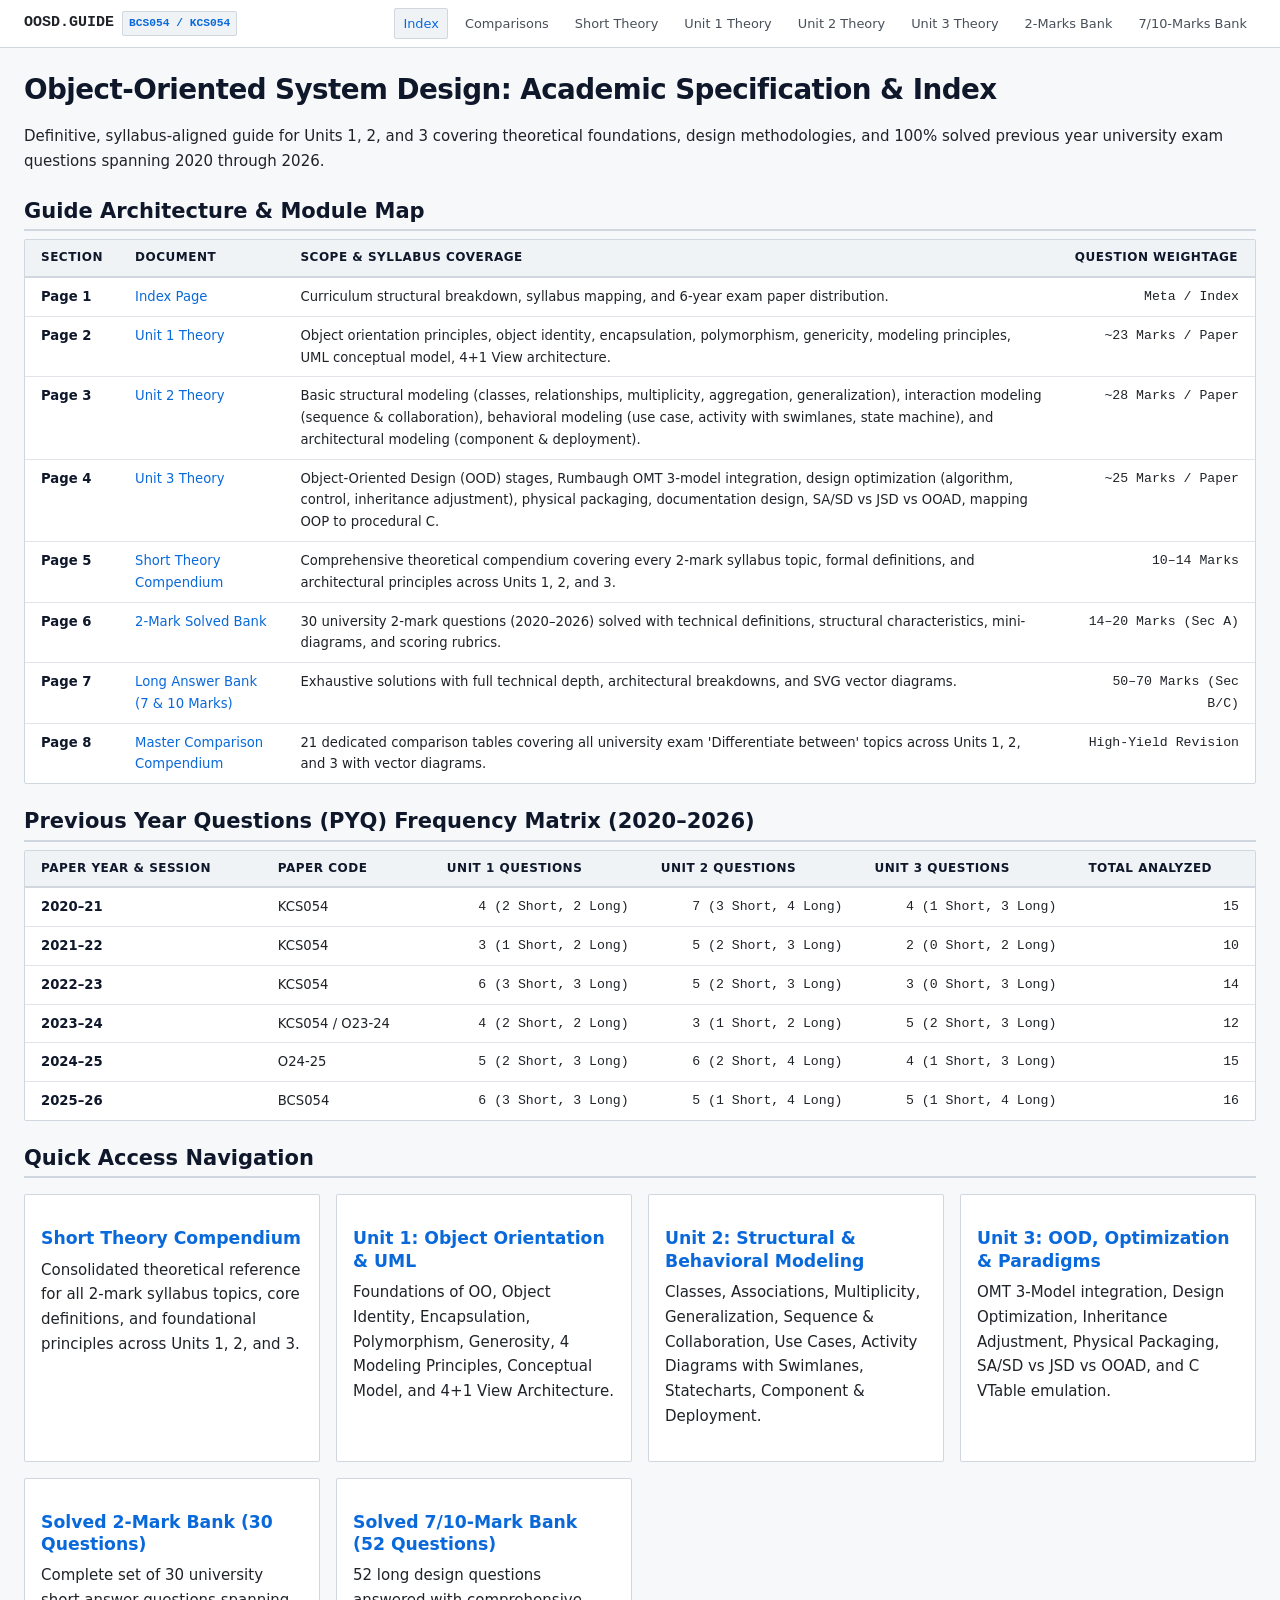
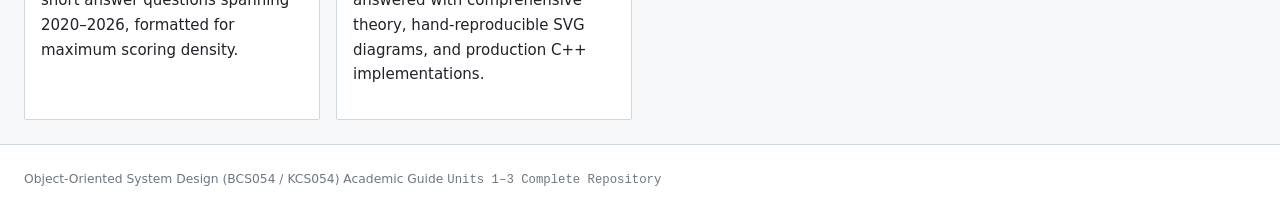
<file: index.html>
<!DOCTYPE html>
<html lang="en">
<head>
  <meta charset="UTF-8">
  <meta name="viewport" content="width=device-width, initial-scale=1.0">
  <title>OOSD Academic Guide (BCS054 / KCS054) | Units 1, 2, 3</title>
  <meta name="description" content="Minimalist, exam-focused study guide and solved previous year question repository for Object-Oriented System Design (BCS054/KCS054) Units 1, 2, and 3.">
  <link rel="stylesheet" href="css/style.css">
</head>
<body>
  <header class="app-header">
    <div class="header-container">
      <div class="brand">
        <span>OOSD.GUIDE</span>
        <span class="brand-badge">BCS054 / KCS054</span>
      </div>
      <nav class="nav-links">
        <a href="index.html" class="active">Index</a>
        <a href="comparisons.html">Comparisons</a>
        <a href="short_theory.html">Short Theory</a>
        <a href="unit1.html">Unit 1 Theory</a>
        <a href="unit2.html">Unit 2 Theory</a>
        <a href="unit3.html">Unit 3 Theory</a>
        <a href="2marks.html">2-Marks Bank</a>
        <a href="7marks.html">7/10-Marks Bank</a>
      </nav>
    </div>
  </header>

  <main class="app-main">
    <section>
      <h1>Object-Oriented System Design: Academic Specification & Index</h1>
      <p>Definitive, syllabus-aligned guide for Units 1, 2, and 3 covering theoretical foundations, design methodologies, and 100% solved previous year university exam questions spanning 2020 through 2026.</p>

      <h2>Guide Architecture & Module Map</h2>
      <div class="table-wrapper">
        <table>
          <thead>
            <tr>
              <th>Section</th>
              <th>Document</th>
              <th>Scope & Syllabus Coverage</th>
              <th>Question Weightage</th>
            </tr>
          </thead>
          <tbody>
            <tr>
              <td><strong>Page 1</strong></td>
              <td><a href="index.html">Index Page</a></td>
              <td>Curriculum structural breakdown, syllabus mapping, and 6-year exam paper distribution.</td>
              <td class="tabular-num">Meta / Index</td>
            </tr>
            <tr>
              <td><strong>Page 2</strong></td>
              <td><a href="unit1.html">Unit 1 Theory</a></td>
              <td>Object orientation principles, object identity, encapsulation, polymorphism, genericity, modeling principles, UML conceptual model, 4+1 View architecture.</td>
              <td class="tabular-num">~23 Marks / Paper</td>
            </tr>
            <tr>
              <td><strong>Page 3</strong></td>
              <td><a href="unit2.html">Unit 2 Theory</a></td>
              <td>Basic structural modeling (classes, relationships, multiplicity, aggregation, generalization), interaction modeling (sequence & collaboration), behavioral modeling (use case, activity with swimlanes, state machine), and architectural modeling (component & deployment).</td>
              <td class="tabular-num">~28 Marks / Paper</td>
            </tr>
            <tr>
              <td><strong>Page 4</strong></td>
              <td><a href="unit3.html">Unit 3 Theory</a></td>
              <td>Object-Oriented Design (OOD) stages, Rumbaugh OMT 3-model integration, design optimization (algorithm, control, inheritance adjustment), physical packaging, documentation design, SA/SD vs JSD vs OOAD, mapping OOP to procedural C.</td>
              <td class="tabular-num">~25 Marks / Paper</td>
            </tr>
            <tr>
              <td><strong>Page 5</strong></td>
              <td><a href="short_theory.html">Short Theory Compendium</a></td>
              <td>Comprehensive theoretical compendium covering every 2-mark syllabus topic, formal definitions, and architectural principles across Units 1, 2, and 3.</td>
              <td class="tabular-num">10–14 Marks</td>
            </tr>
            <tr>
              <td><strong>Page 6</strong></td>
              <td><a href="2marks.html">2-Mark Solved Bank</a></td>
              <td>30 university 2-mark questions (2020–2026) solved with technical definitions, structural characteristics, mini-diagrams, and scoring rubrics.</td>
              <td class="tabular-num">14–20 Marks (Sec A)</td>
            </tr>
            <tr>
              <td><strong>Page 7</strong></td>
              <td><a href="7marks.html">Long Answer Bank (7 & 10 Marks)</a></td>
              <td>Exhaustive solutions with full technical depth, architectural breakdowns, and SVG vector diagrams.</td>
              <td class="tabular-num">50–70 Marks (Sec B/C)</td>
            </tr>
            <tr>
              <td><strong>Page 8</strong></td>
              <td><a href="comparisons.html">Master Comparison Compendium</a></td>
              <td>21 dedicated comparison tables covering all university exam 'Differentiate between' topics across Units 1, 2, and 3 with vector diagrams.</td>
              <td class="tabular-num">High-Yield Revision</td>
            </tr>
          </tbody>
        </table>
      </div>

      <h2>Previous Year Questions (PYQ) Frequency Matrix (2020–2026)</h2>
      <div class="table-wrapper">
        <table>
          <thead>
            <tr>
              <th>Paper Year & Session</th>
              <th>Paper Code</th>
              <th>Unit 1 Questions</th>
              <th>Unit 2 Questions</th>
              <th>Unit 3 Questions</th>
              <th>Total Analyzed</th>
            </tr>
          </thead>
          <tbody>
            <tr>
              <td><strong>2020–21</strong></td>
              <td>KCS054</td>
              <td class="tabular-num">4 (2 Short, 2 Long)</td>
              <td class="tabular-num">7 (3 Short, 4 Long)</td>
              <td class="tabular-num">4 (1 Short, 3 Long)</td>
              <td class="tabular-num">15</td>
            </tr>
            <tr>
              <td><strong>2021–22</strong></td>
              <td>KCS054</td>
              <td class="tabular-num">3 (1 Short, 2 Long)</td>
              <td class="tabular-num">5 (2 Short, 3 Long)</td>
              <td class="tabular-num">2 (0 Short, 2 Long)</td>
              <td class="tabular-num">10</td>
            </tr>
            <tr>
              <td><strong>2022–23</strong></td>
              <td>KCS054</td>
              <td class="tabular-num">6 (3 Short, 3 Long)</td>
              <td class="tabular-num">5 (2 Short, 3 Long)</td>
              <td class="tabular-num">3 (0 Short, 3 Long)</td>
              <td class="tabular-num">14</td>
            </tr>
            <tr>
              <td><strong>2023–24</strong></td>
              <td>KCS054 / O23-24</td>
              <td class="tabular-num">4 (2 Short, 2 Long)</td>
              <td class="tabular-num">3 (1 Short, 2 Long)</td>
              <td class="tabular-num">5 (2 Short, 3 Long)</td>
              <td class="tabular-num">12</td>
            </tr>
            <tr>
              <td><strong>2024–25</strong></td>
              <td>O24-25</td>
              <td class="tabular-num">5 (2 Short, 3 Long)</td>
              <td class="tabular-num">6 (2 Short, 4 Long)</td>
              <td class="tabular-num">4 (1 Short, 3 Long)</td>
              <td class="tabular-num">15</td>
            </tr>
            <tr>
              <td><strong>2025–26</strong></td>
              <td>BCS054</td>
              <td class="tabular-num">6 (3 Short, 3 Long)</td>
              <td class="tabular-num">5 (1 Short, 4 Long)</td>
              <td class="tabular-num">5 (1 Short, 4 Long)</td>
              <td class="tabular-num">16</td>
            </tr>
          </tbody>
        </table>
      </div>

      <h2>Quick Access Navigation</h2>
      <div class="nav-grid">
        <div class="nav-card">
          <h3><a href="short_theory.html">Short Theory Compendium</a></h3>
          <p>Consolidated theoretical reference for all 2-mark syllabus topics, core definitions, and foundational principles across Units 1, 2, and 3.</p>
        </div>
        <div class="nav-card">
          <h3><a href="unit1.html">Unit 1: Object Orientation & UML</a></h3>
          <p>Foundations of OO, Object Identity, Encapsulation, Polymorphism, Generosity, 4 Modeling Principles, Conceptual Model, and 4+1 View Architecture.</p>
        </div>
        <div class="nav-card">
          <h3><a href="unit2.html">Unit 2: Structural & Behavioral Modeling</a></h3>
          <p>Classes, Associations, Multiplicity, Generalization, Sequence & Collaboration, Use Cases, Activity Diagrams with Swimlanes, Statecharts, Component & Deployment.</p>
        </div>
        <div class="nav-card">
          <h3><a href="unit3.html">Unit 3: OOD, Optimization & Paradigms</a></h3>
          <p>OMT 3-Model integration, Design Optimization, Inheritance Adjustment, Physical Packaging, SA/SD vs JSD vs OOAD, and C VTable emulation.</p>
        </div>
        <div class="nav-card">
          <h3><a href="2marks.html">Solved 2-Mark Bank (30 Questions)</a></h3>
          <p>Complete set of 30 university short answer questions spanning 2020–2026, formatted for maximum scoring density.</p>
        </div>
        <div class="nav-card">
          <h3><a href="7marks.html">Solved 7/10-Mark Bank (52 Questions)</a></h3>
          <p>52 long design questions answered with comprehensive theory, hand-reproducible SVG diagrams, and production C++ implementations.</p>
        </div>
      </div>
    </section>
  </main>

  <footer class="app-footer">
    <span>Object-Oriented System Design (BCS054 / KCS054) Academic Guide</span>
    <span class="footer-meta">Units 1–3 Complete Repository</span>
  </footer>
</body>
</html>
</file>
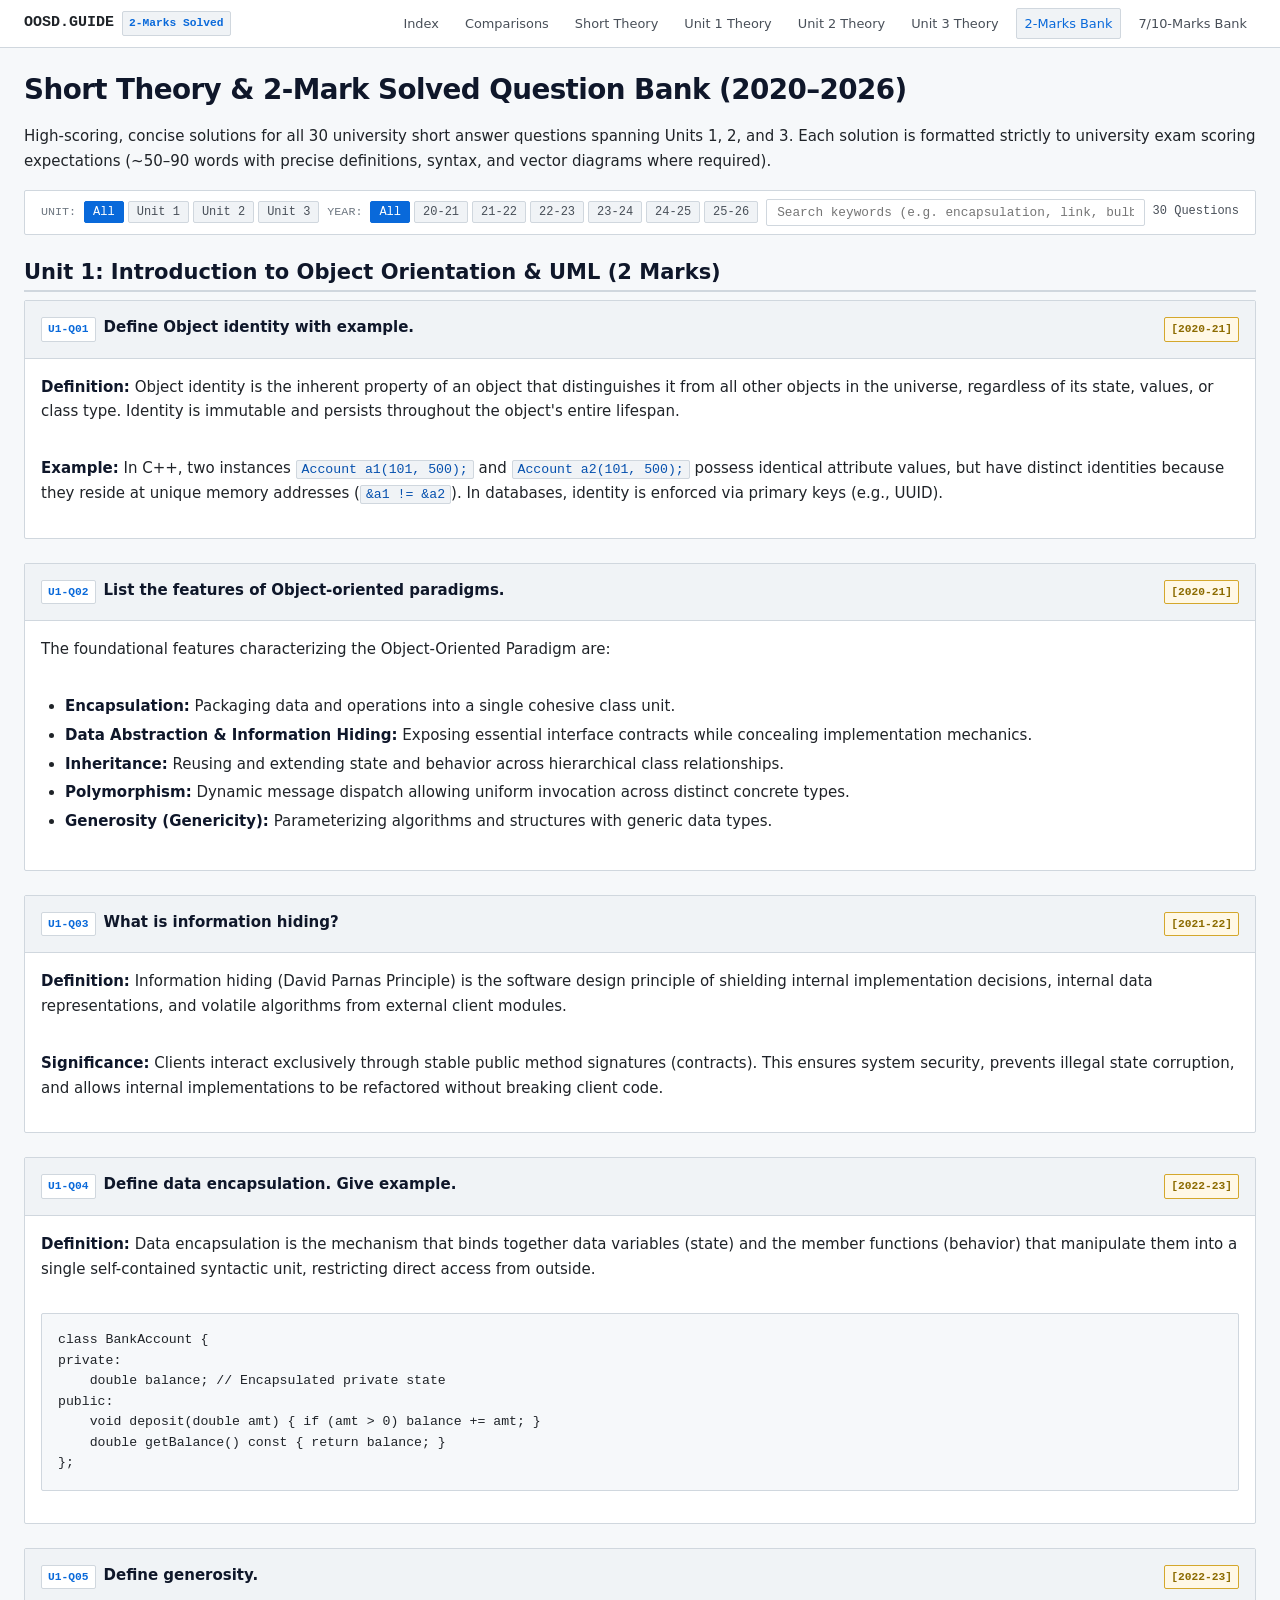
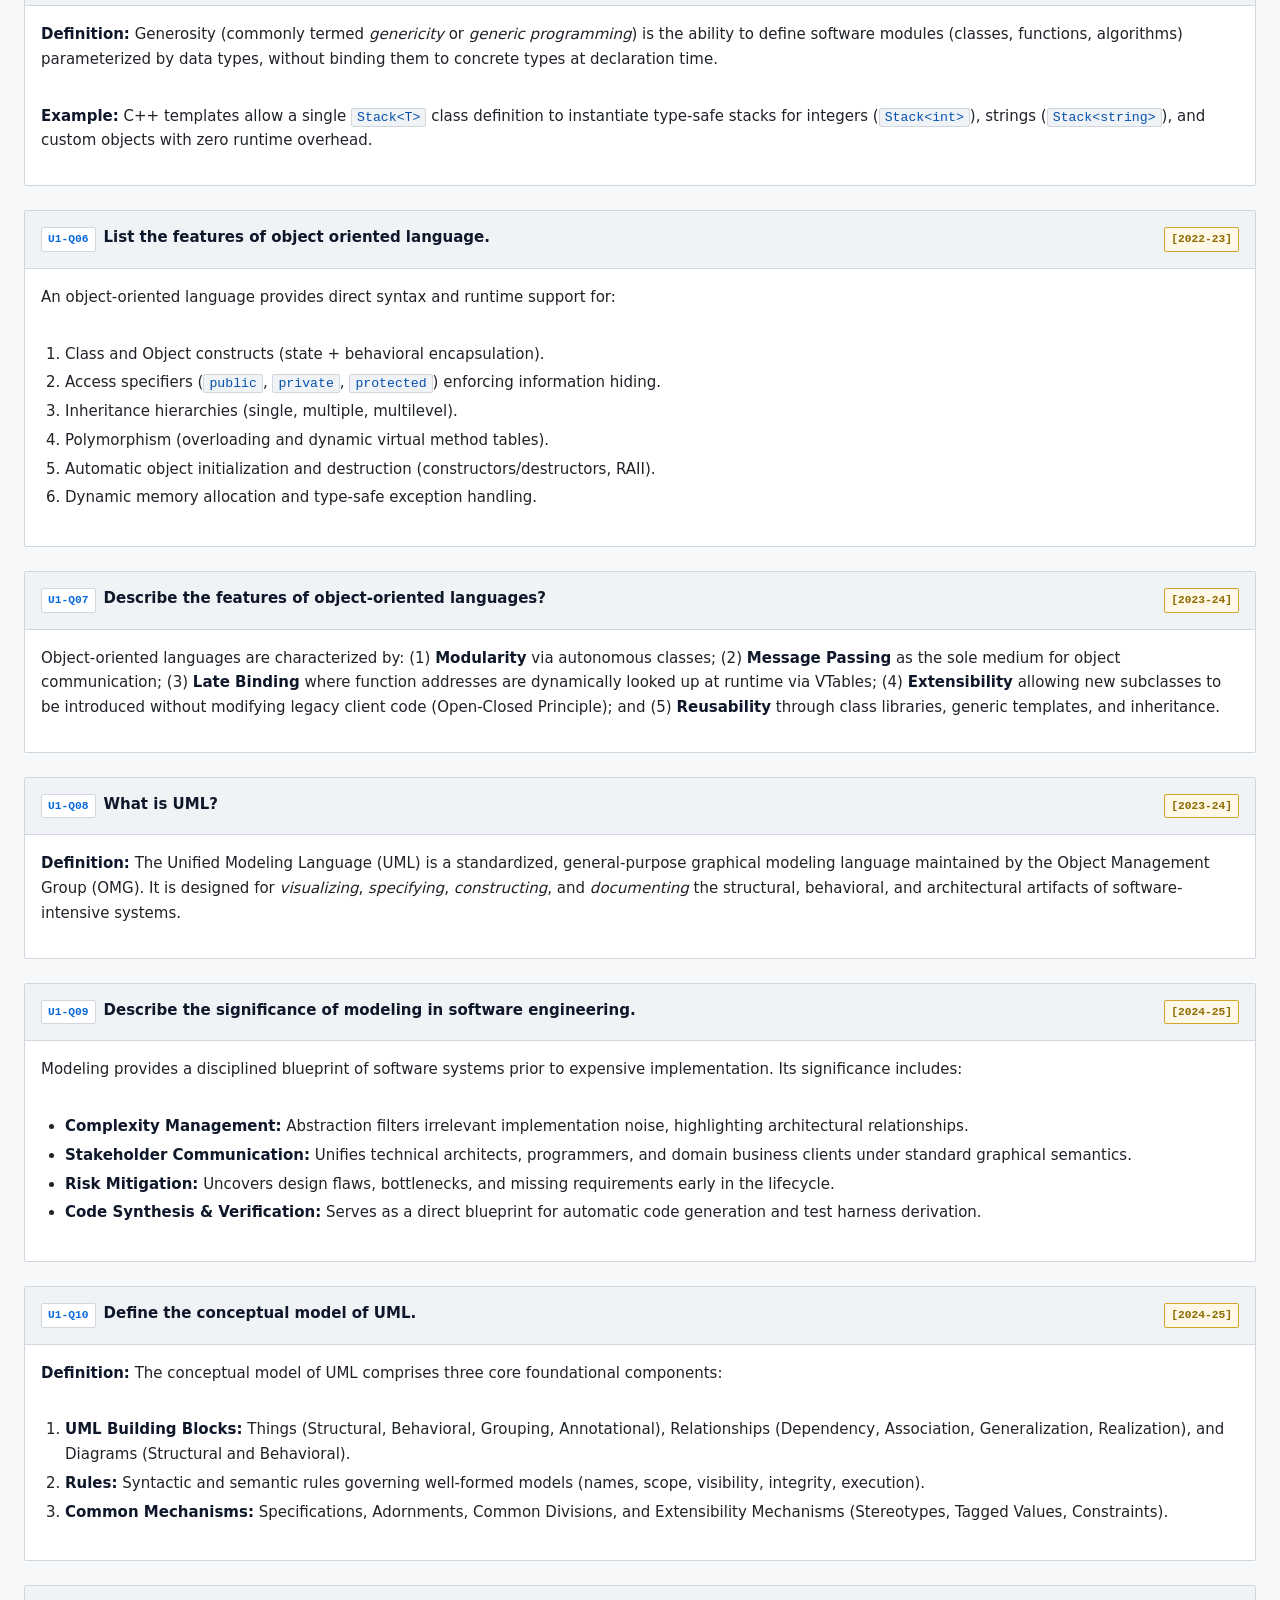
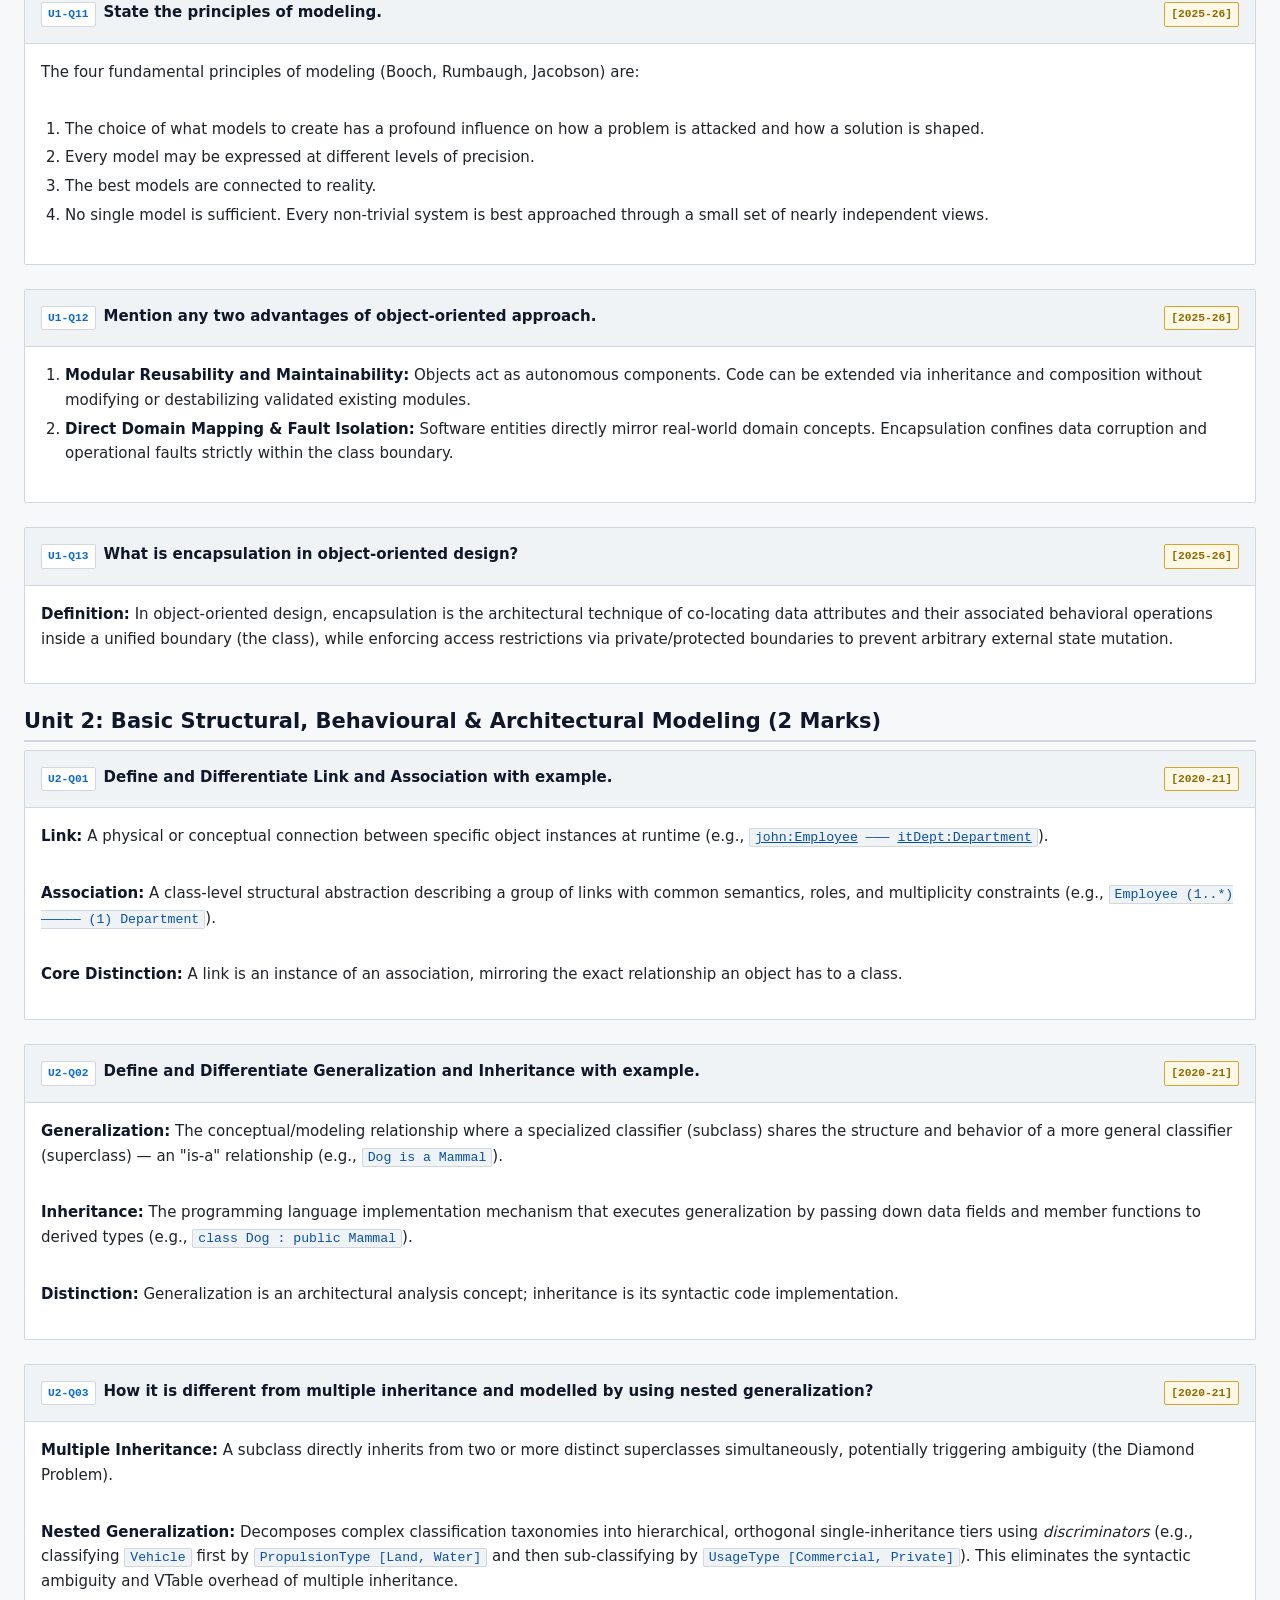
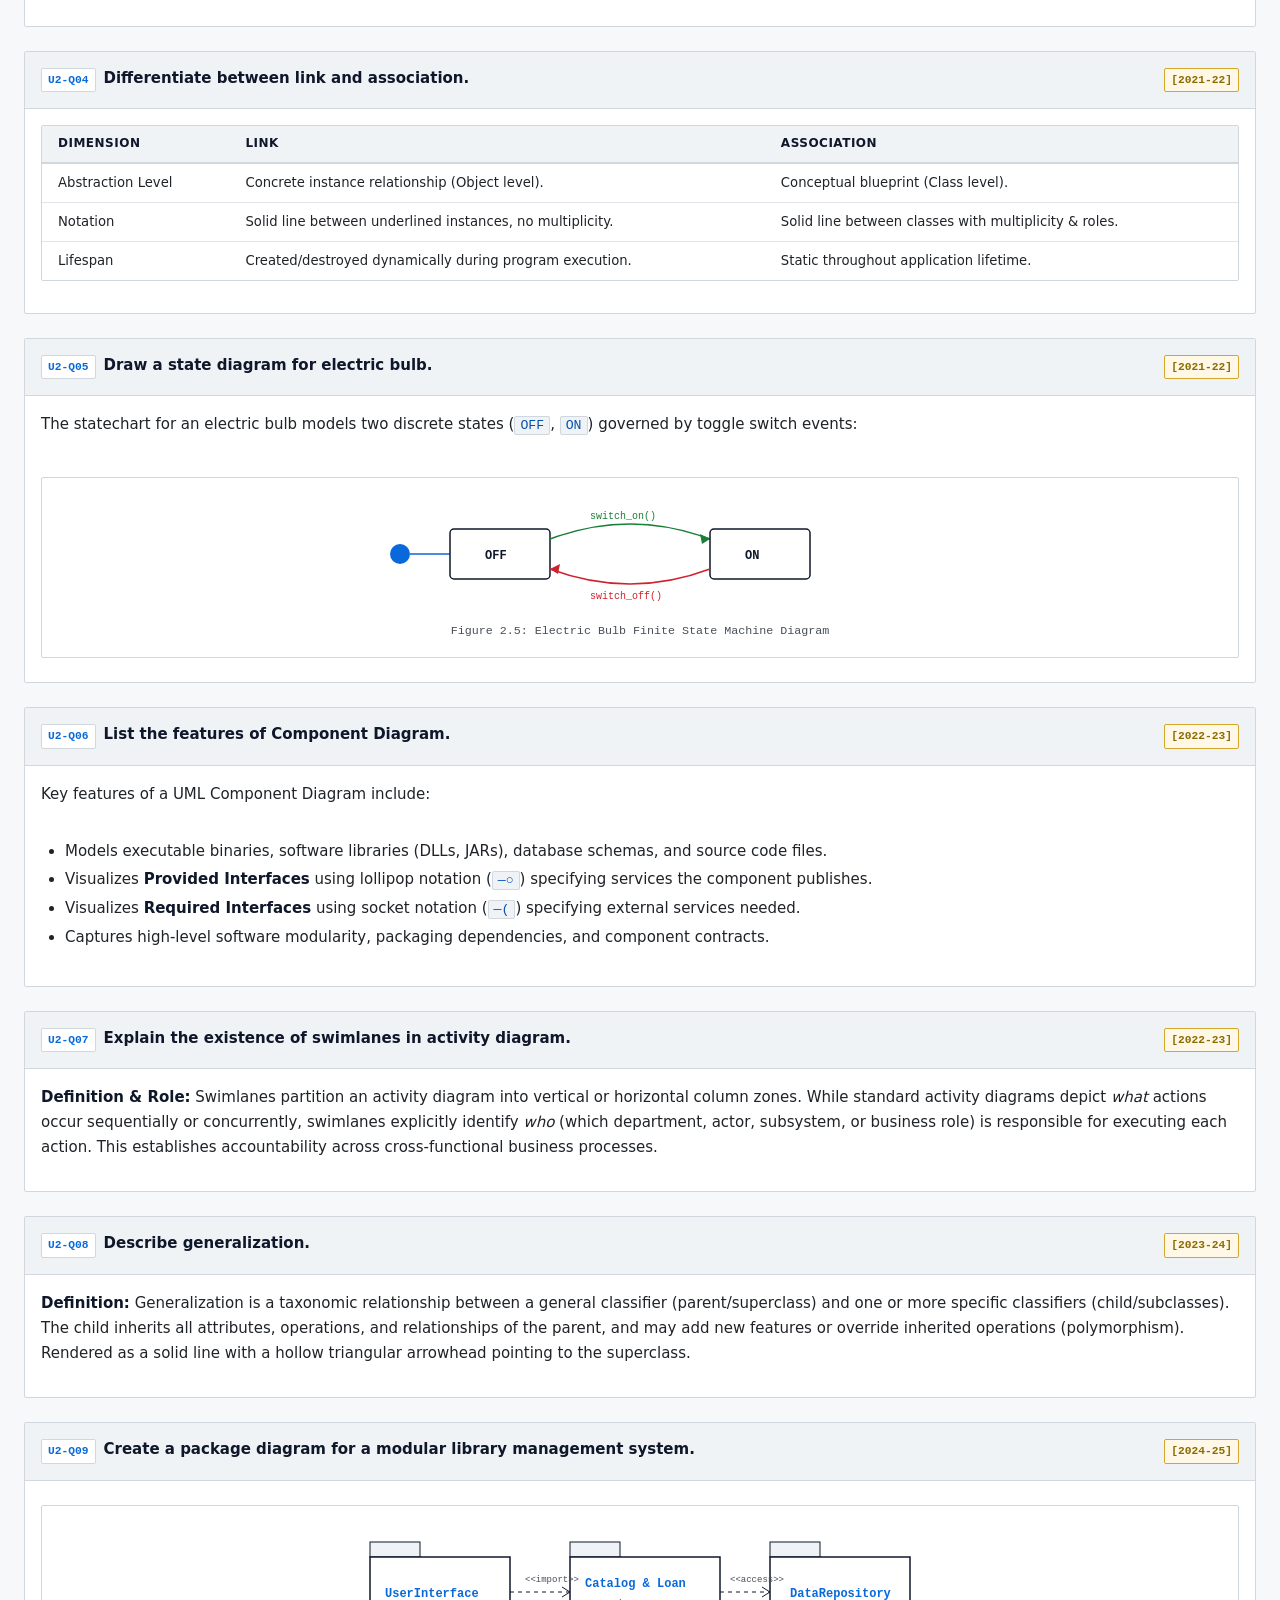
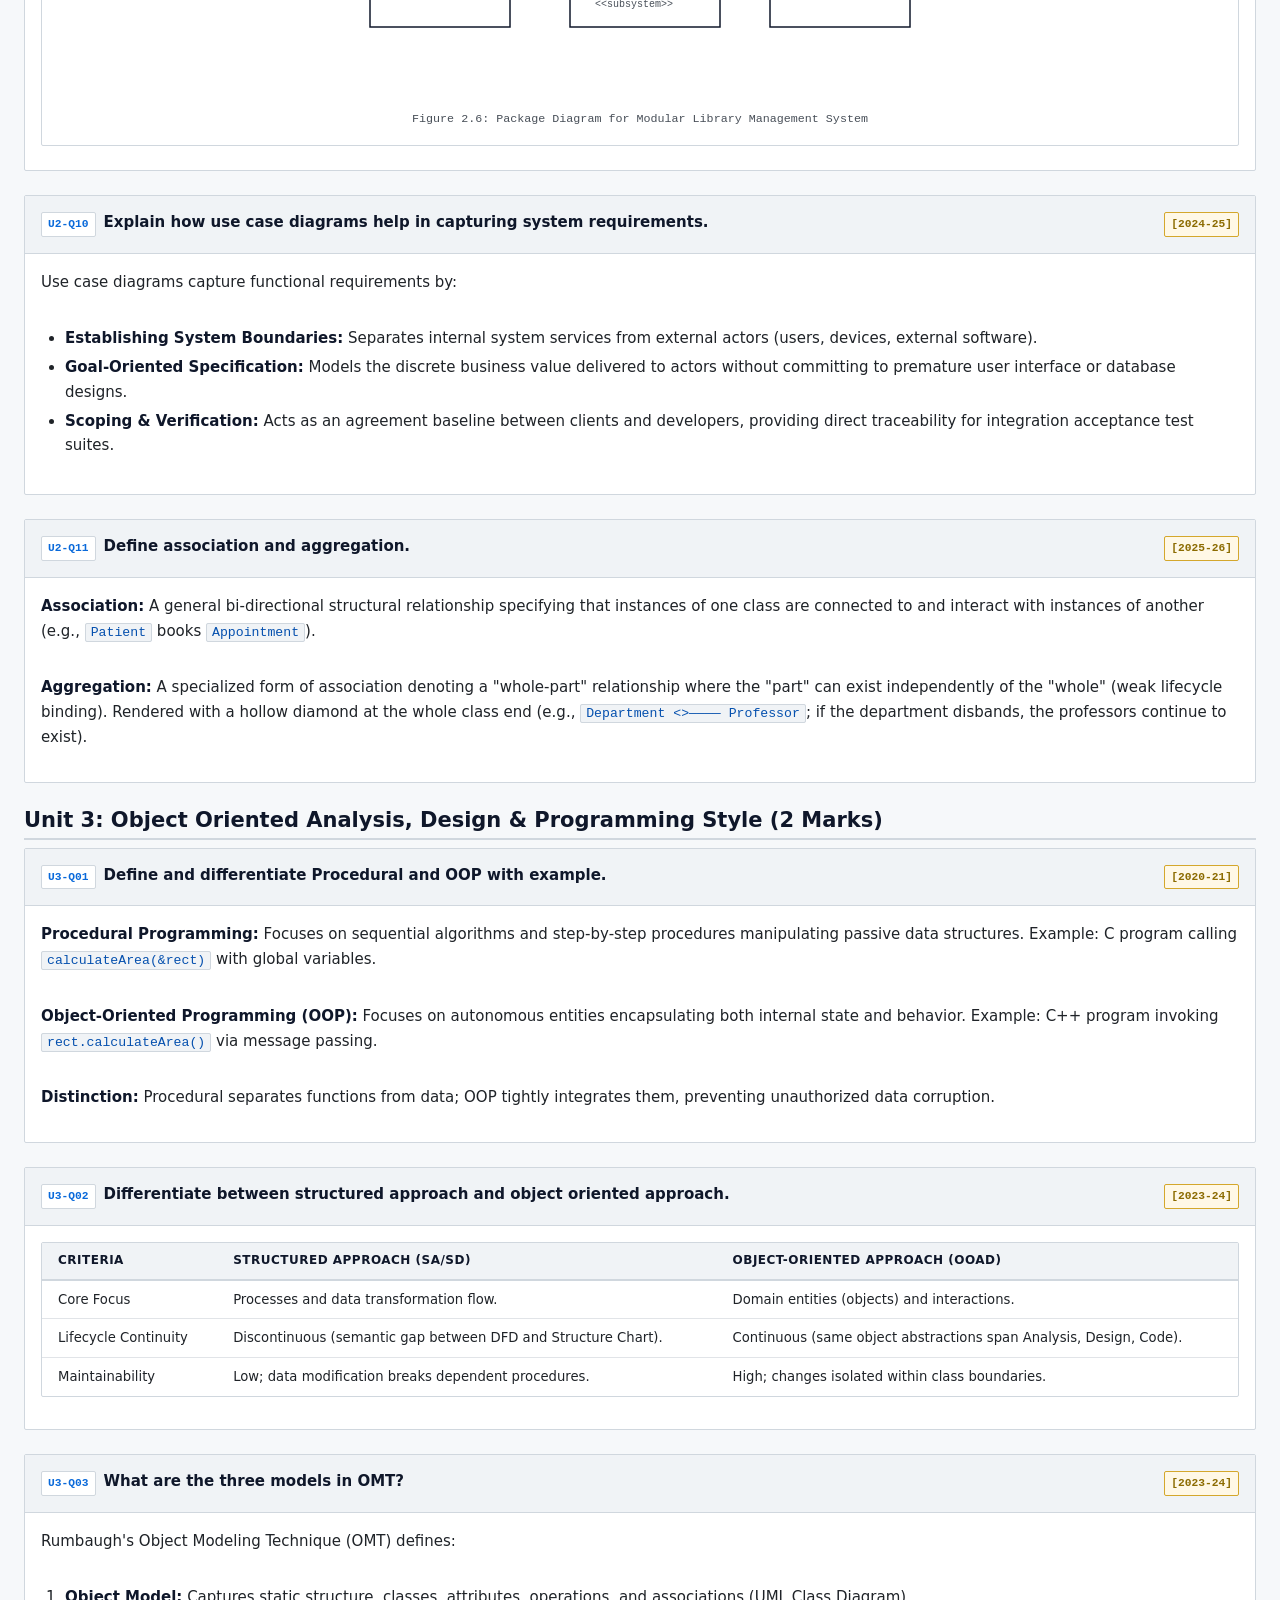
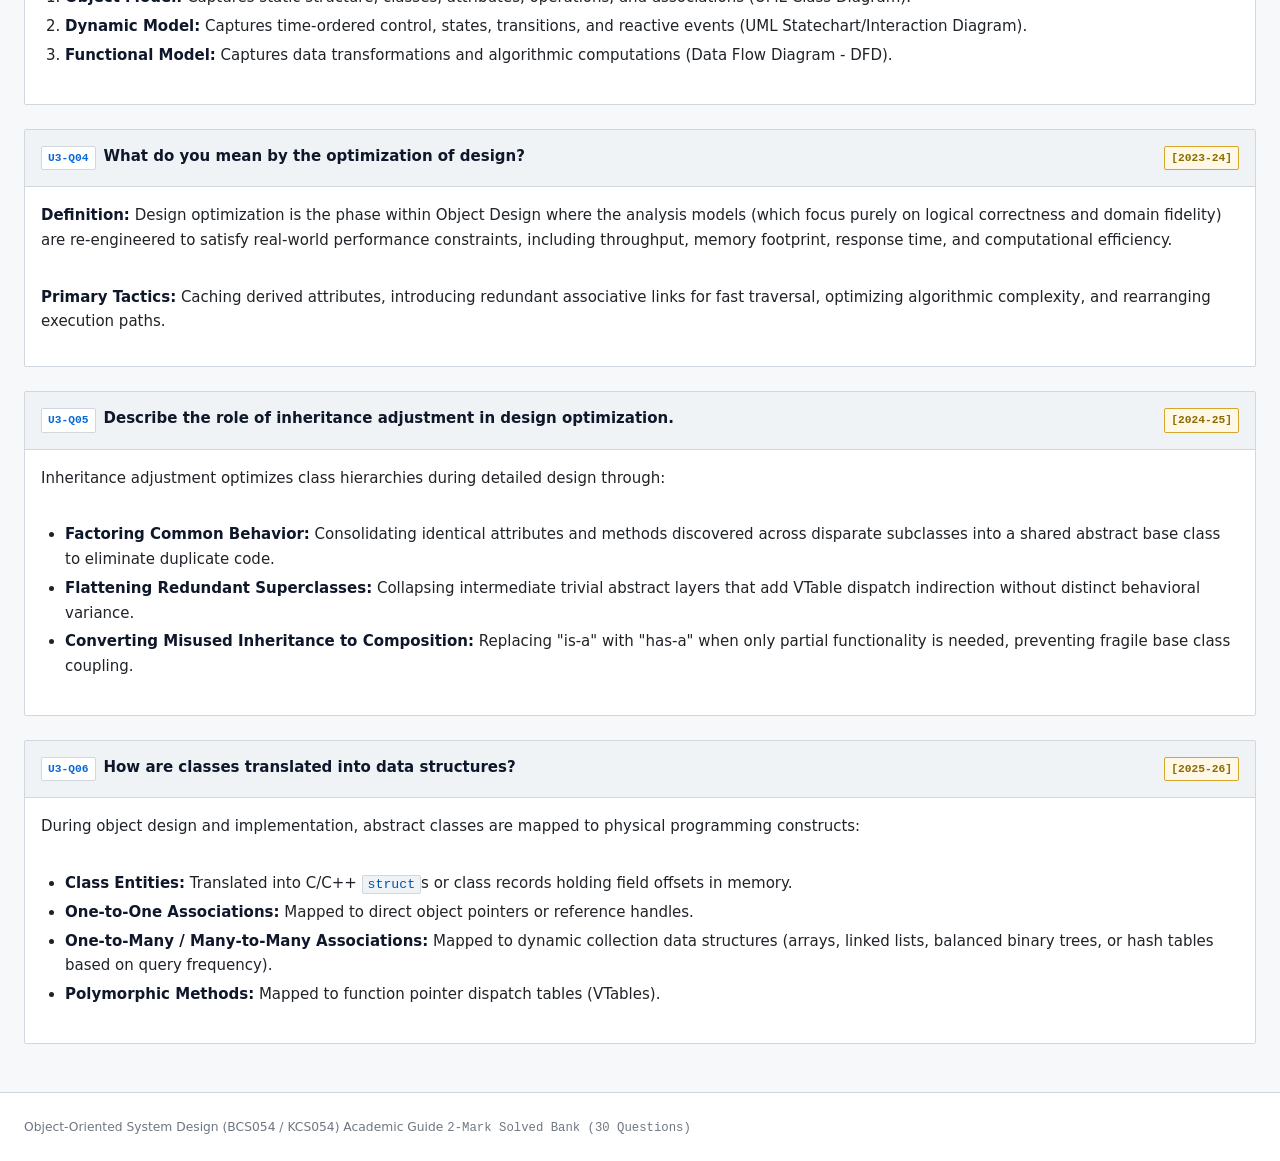
<file: 2marks.html>
<!DOCTYPE html>
<html lang="en">
<head>
  <meta charset="UTF-8">
  <meta name="viewport" content="width=device-width, initial-scale=1.0">
  <title>2-Mark Solved Question Bank (2020–2026) | BCS054 Academic Guide</title>
  <meta name="description" content="All 30 previous year 2-mark university questions for Units 1, 2, and 3 of Object-Oriented System Design (BCS054/KCS054) completely solved with exact exam rubric length.">
  <link rel="stylesheet" href="css/style.css">
  <script defer src="js/main.js"></script>
</head>
<body>
  <header class="app-header">
    <div class="header-container">
      <div class="brand">
        <span>OOSD.GUIDE</span>
        <span class="brand-badge">2-Marks Solved</span>
      </div>
      <nav class="nav-links">
        <a href="index.html">Index</a>
        <a href="comparisons.html">Comparisons</a>
        <a href="short_theory.html">Short Theory</a>
        <a href="unit1.html">Unit 1 Theory</a>
        <a href="unit2.html">Unit 2 Theory</a>
        <a href="unit3.html">Unit 3 Theory</a>
        <a href="2marks.html" class="active">2-Marks Bank</a>
        <a href="7marks.html">7/10-Marks Bank</a>
      </nav>
    </div>
  </header>

  <main class="app-main">
    <section>
      <h1>Short Theory & 2-Mark Solved Question Bank (2020–2026)</h1>
      <p>High-scoring, concise solutions for all 30 university short answer questions spanning Units 1, 2, and 3. Each solution is formatted strictly to university exam scoring expectations (~50–90 words with precise definitions, syntax, and vector diagrams where required).</p>

      <!-- Filter Controls Toolbar -->
      <div class="toolbar">
        <div class="filter-group">
          <span class="filter-label">Unit:</span>
          <button class="filter-btn active" data-filter-type="unit" data-filter="all">All</button>
          <button class="filter-btn" data-filter-type="unit" data-filter="1">Unit 1</button>
          <button class="filter-btn" data-filter-type="unit" data-filter="2">Unit 2</button>
          <button class="filter-btn" data-filter-type="unit" data-filter="3">Unit 3</button>
        </div>
        <div class="filter-group">
          <span class="filter-label">Year:</span>
          <button class="filter-btn active" data-filter-type="year" data-filter="all">All</button>
          <button class="filter-btn" data-filter-type="year" data-filter="2020-21">20-21</button>
          <button class="filter-btn" data-filter-type="year" data-filter="2021-22">21-22</button>
          <button class="filter-btn" data-filter-type="year" data-filter="2022-23">22-23</button>
          <button class="filter-btn" data-filter-type="year" data-filter="2023-24">23-24</button>
          <button class="filter-btn" data-filter-type="year" data-filter="2024-25">24-25</button>
          <button class="filter-btn" data-filter-type="year" data-filter="2025-26">25-26</button>
        </div>
        <input type="text" id="search-input" class="search-input" placeholder="Search keywords (e.g. encapsulation, link, bulb)...">
        <span class="counter-badge" id="item-count">30 Questions</span>
      </div>

      <!-- ================= UNIT 1 QUESTIONS ================= -->
      <h2>Unit 1: Introduction to Object Orientation & UML (2 Marks)</h2>

      <!-- Q1 -->
      <div class="question-item" data-unit="1" data-year="2020-21">
        <div class="question-header">
          <span class="q-badge">U1-Q01</span>
          <span class="question-title">Define Object identity with example.</span>
          <span class="q-year">[2020-21]</span>
        </div>
        <div class="question-body">
          <p><strong>Definition:</strong> Object identity is the inherent property of an object that distinguishes it from all other objects in the universe, regardless of its state, values, or class type. Identity is immutable and persists throughout the object's entire lifespan.</p>
          <p><strong>Example:</strong> In C++, two instances <code>Account a1(101, 500);</code> and <code>Account a2(101, 500);</code> possess identical attribute values, but have distinct identities because they reside at unique memory addresses (<code>&amp;a1 != &amp;a2</code>). In databases, identity is enforced via primary keys (e.g., UUID).</p>
        </div>
      </div>

      <!-- Q2 -->
      <div class="question-item" data-unit="1" data-year="2020-21">
        <div class="question-header">
          <span class="q-badge">U1-Q02</span>
          <span class="question-title">List the features of Object-oriented paradigms.</span>
          <span class="q-year">[2020-21]</span>
        </div>
        <div class="question-body">
          <p>The foundational features characterizing the Object-Oriented Paradigm are:</p>
          <ul>
            <li><strong>Encapsulation:</strong> Packaging data and operations into a single cohesive class unit.</li>
            <li><strong>Data Abstraction & Information Hiding:</strong> Exposing essential interface contracts while concealing implementation mechanics.</li>
            <li><strong>Inheritance:</strong> Reusing and extending state and behavior across hierarchical class relationships.</li>
            <li><strong>Polymorphism:</strong> Dynamic message dispatch allowing uniform invocation across distinct concrete types.</li>
            <li><strong>Generosity (Genericity):</strong> Parameterizing algorithms and structures with generic data types.</li>
          </ul>
        </div>
      </div>

      <!-- Q3 -->
      <div class="question-item" data-unit="1" data-year="2021-22">
        <div class="question-header">
          <span class="q-badge">U1-Q03</span>
          <span class="question-title">What is information hiding?</span>
          <span class="q-year">[2021-22]</span>
        </div>
        <div class="question-body">
          <p><strong>Definition:</strong> Information hiding (David Parnas Principle) is the software design principle of shielding internal implementation decisions, internal data representations, and volatile algorithms from external client modules.</p>
          <p><strong>Significance:</strong> Clients interact exclusively through stable public method signatures (contracts). This ensures system security, prevents illegal state corruption, and allows internal implementations to be refactored without breaking client code.</p>
        </div>
      </div>

      <!-- Q4 -->
      <div class="question-item" data-unit="1" data-year="2022-23">
        <div class="question-header">
          <span class="q-badge">U1-Q04</span>
          <span class="question-title">Define data encapsulation. Give example.</span>
          <span class="q-year">[2022-23]</span>
        </div>
        <div class="question-body">
          <p><strong>Definition:</strong> Data encapsulation is the mechanism that binds together data variables (state) and the member functions (behavior) that manipulate them into a single self-contained syntactic unit, restricting direct access from outside.</p>
          <pre><code>class BankAccount {
private:
    double balance; // Encapsulated private state
public:
    void deposit(double amt) { if (amt &gt; 0) balance += amt; }
    double getBalance() const { return balance; }
};</code></pre>
        </div>
      </div>

      <!-- Q5 -->
      <div class="question-item" data-unit="1" data-year="2022-23">
        <div class="question-header">
          <span class="q-badge">U1-Q05</span>
          <span class="question-title">Define generosity.</span>
          <span class="q-year">[2022-23]</span>
        </div>
        <div class="question-body">
          <p><strong>Definition:</strong> Generosity (commonly termed <em>genericity</em> or <em>generic programming</em>) is the ability to define software modules (classes, functions, algorithms) parameterized by data types, without binding them to concrete types at declaration time.</p>
          <p><strong>Example:</strong> C++ templates allow a single <code>Stack&lt;T&gt;</code> class definition to instantiate type-safe stacks for integers (<code>Stack&lt;int&gt;</code>), strings (<code>Stack&lt;string&gt;</code>), and custom objects with zero runtime overhead.</p>
        </div>
      </div>

      <!-- Q6 -->
      <div class="question-item" data-unit="1" data-year="2022-23">
        <div class="question-header">
          <span class="q-badge">U1-Q06</span>
          <span class="question-title">List the features of object oriented language.</span>
          <span class="q-year">[2022-23]</span>
        </div>
        <div class="question-body">
          <p>An object-oriented language provides direct syntax and runtime support for:</p>
          <ol>
            <li>Class and Object constructs (state + behavioral encapsulation).</li>
            <li>Access specifiers (<code>public</code>, <code>private</code>, <code>protected</code>) enforcing information hiding.</li>
            <li>Inheritance hierarchies (single, multiple, multilevel).</li>
            <li>Polymorphism (overloading and dynamic virtual method tables).</li>
            <li>Automatic object initialization and destruction (constructors/destructors, RAII).</li>
            <li>Dynamic memory allocation and type-safe exception handling.</li>
          </ol>
        </div>
      </div>

      <!-- Q7 -->
      <div class="question-item" data-unit="1" data-year="2023-24">
        <div class="question-header">
          <span class="q-badge">U1-Q07</span>
          <span class="question-title">Describe the features of object-oriented languages?</span>
          <span class="q-year">[2023-24]</span>
        </div>
        <div class="question-body">
          <p>Object-oriented languages are characterized by: (1) <strong>Modularity</strong> via autonomous classes; (2) <strong>Message Passing</strong> as the sole medium for object communication; (3) <strong>Late Binding</strong> where function addresses are dynamically looked up at runtime via VTables; (4) <strong>Extensibility</strong> allowing new subclasses to be introduced without modifying legacy client code (Open-Closed Principle); and (5) <strong>Reusability</strong> through class libraries, generic templates, and inheritance.</p>
        </div>
      </div>

      <!-- Q8 -->
      <div class="question-item" data-unit="1" data-year="2023-24">
        <div class="question-header">
          <span class="q-badge">U1-Q08</span>
          <span class="question-title">What is UML?</span>
          <span class="q-year">[2023-24]</span>
        </div>
        <div class="question-body">
          <p><strong>Definition:</strong> The Unified Modeling Language (UML) is a standardized, general-purpose graphical modeling language maintained by the Object Management Group (OMG). It is designed for <em>visualizing</em>, <em>specifying</em>, <em>constructing</em>, and <em>documenting</em> the structural, behavioral, and architectural artifacts of software-intensive systems.</p>
        </div>
      </div>

      <!-- Q9 -->
      <div class="question-item" data-unit="1" data-year="2024-25">
        <div class="question-header">
          <span class="q-badge">U1-Q09</span>
          <span class="question-title">Describe the significance of modeling in software engineering.</span>
          <span class="q-year">[2024-25]</span>
        </div>
        <div class="question-body">
          <p>Modeling provides a disciplined blueprint of software systems prior to expensive implementation. Its significance includes:</p>
          <ul>
            <li><strong>Complexity Management:</strong> Abstraction filters irrelevant implementation noise, highlighting architectural relationships.</li>
            <li><strong>Stakeholder Communication:</strong> Unifies technical architects, programmers, and domain business clients under standard graphical semantics.</li>
            <li><strong>Risk Mitigation:</strong> Uncovers design flaws, bottlenecks, and missing requirements early in the lifecycle.</li>
            <li><strong>Code Synthesis & Verification:</strong> Serves as a direct blueprint for automatic code generation and test harness derivation.</li>
          </ul>
        </div>
      </div>

      <!-- Q10 -->
      <div class="question-item" data-unit="1" data-year="2024-25">
        <div class="question-header">
          <span class="q-badge">U1-Q10</span>
          <span class="question-title">Define the conceptual model of UML.</span>
          <span class="q-year">[2024-25]</span>
        </div>
        <div class="question-body">
          <p><strong>Definition:</strong> The conceptual model of UML comprises three core foundational components:</p>
          <ol>
            <li><strong>UML Building Blocks:</strong> Things (Structural, Behavioral, Grouping, Annotational), Relationships (Dependency, Association, Generalization, Realization), and Diagrams (Structural and Behavioral).</li>
            <li><strong>Rules:</strong> Syntactic and semantic rules governing well-formed models (names, scope, visibility, integrity, execution).</li>
            <li><strong>Common Mechanisms:</strong> Specifications, Adornments, Common Divisions, and Extensibility Mechanisms (Stereotypes, Tagged Values, Constraints).</li>
          </ol>
        </div>
      </div>

      <!-- Q11 -->
      <div class="question-item" data-unit="1" data-year="2025-26">
        <div class="question-header">
          <span class="q-badge">U1-Q11</span>
          <span class="question-title">State the principles of modeling.</span>
          <span class="q-year">[2025-26]</span>
        </div>
        <div class="question-body">
          <p>The four fundamental principles of modeling (Booch, Rumbaugh, Jacobson) are:</p>
          <ol>
            <li>The choice of what models to create has a profound influence on how a problem is attacked and how a solution is shaped.</li>
            <li>Every model may be expressed at different levels of precision.</li>
            <li>The best models are connected to reality.</li>
            <li>No single model is sufficient. Every non-trivial system is best approached through a small set of nearly independent views.</li>
          </ol>
        </div>
      </div>

      <!-- Q12 -->
      <div class="question-item" data-unit="1" data-year="2025-26">
        <div class="question-header">
          <span class="q-badge">U1-Q12</span>
          <span class="question-title">Mention any two advantages of object-oriented approach.</span>
          <span class="q-year">[2025-26]</span>
        </div>
        <div class="question-body">
          <ol>
            <li><strong>Modular Reusability and Maintainability:</strong> Objects act as autonomous components. Code can be extended via inheritance and composition without modifying or destabilizing validated existing modules.</li>
            <li><strong>Direct Domain Mapping & Fault Isolation:</strong> Software entities directly mirror real-world domain concepts. Encapsulation confines data corruption and operational faults strictly within the class boundary.</li>
          </ol>
        </div>
      </div>

      <!-- Q13 -->
      <div class="question-item" data-unit="1" data-year="2025-26">
        <div class="question-header">
          <span class="q-badge">U1-Q13</span>
          <span class="question-title">What is encapsulation in object-oriented design?</span>
          <span class="q-year">[2025-26]</span>
        </div>
        <div class="question-body">
          <p><strong>Definition:</strong> In object-oriented design, encapsulation is the architectural technique of co-locating data attributes and their associated behavioral operations inside a unified boundary (the class), while enforcing access restrictions via private/protected boundaries to prevent arbitrary external state mutation.</p>
        </div>
      </div>

      <!-- ================= UNIT 2 QUESTIONS ================= -->
      <h2>Unit 2: Basic Structural, Behavioural & Architectural Modeling (2 Marks)</h2>

      <!-- Q14 -->
      <div class="question-item" data-unit="2" data-year="2020-21">
        <div class="question-header">
          <span class="q-badge">U2-Q01</span>
          <span class="question-title">Define and Differentiate Link and Association with example.</span>
          <span class="q-year">[2020-21]</span>
        </div>
        <div class="question-body">
          <p><strong>Link:</strong> A physical or conceptual connection between specific object instances at runtime (e.g., <code><u>john:Employee</u> ——— <u>itDept:Department</u></code>).</p>
          <p><strong>Association:</strong> A class-level structural abstraction describing a group of links with common semantics, roles, and multiplicity constraints (e.g., <code>Employee (1..*) ————— (1) Department</code>).</p>
          <p><strong>Core Distinction:</strong> A link is an instance of an association, mirroring the exact relationship an object has to a class.</p>
        </div>
      </div>

      <!-- Q15 -->
      <div class="question-item" data-unit="2" data-year="2020-21">
        <div class="question-header">
          <span class="q-badge">U2-Q02</span>
          <span class="question-title">Define and Differentiate Generalization and Inheritance with example.</span>
          <span class="q-year">[2020-21]</span>
        </div>
        <div class="question-body">
          <p><strong>Generalization:</strong> The conceptual/modeling relationship where a specialized classifier (subclass) shares the structure and behavior of a more general classifier (superclass) — an "is-a" relationship (e.g., <code>Dog is a Mammal</code>).</p>
          <p><strong>Inheritance:</strong> The programming language implementation mechanism that executes generalization by passing down data fields and member functions to derived types (e.g., <code>class Dog : public Mammal</code>).</p>
          <p><strong>Distinction:</strong> Generalization is an architectural analysis concept; inheritance is its syntactic code implementation.</p>
        </div>
      </div>

      <!-- Q16 -->
      <div class="question-item" data-unit="2" data-year="2020-21">
        <div class="question-header">
          <span class="q-badge">U2-Q03</span>
          <span class="question-title">How it is different from multiple inheritance and modelled by using nested generalization?</span>
          <span class="q-year">[2020-21]</span>
        </div>
        <div class="question-body">
          <p><strong>Multiple Inheritance:</strong> A subclass directly inherits from two or more distinct superclasses simultaneously, potentially triggering ambiguity (the Diamond Problem).</p>
          <p><strong>Nested Generalization:</strong> Decomposes complex classification taxonomies into hierarchical, orthogonal single-inheritance tiers using <em>discriminators</em> (e.g., classifying <code>Vehicle</code> first by <code>PropulsionType [Land, Water]</code> and then sub-classifying by <code>UsageType [Commercial, Private]</code>). This eliminates the syntactic ambiguity and VTable overhead of multiple inheritance.</p>
        </div>
      </div>

      <!-- Q17 -->
      <div class="question-item" data-unit="2" data-year="2021-22">
        <div class="question-header">
          <span class="q-badge">U2-Q04</span>
          <span class="question-title">Differentiate between link and association.</span>
          <span class="q-year">[2021-22]</span>
        </div>
        <div class="question-body">
          <div class="table-wrapper">
            <table>
              <thead><tr><th>Dimension</th><th>Link</th><th>Association</th></tr></thead>
              <tbody>
                <tr><td>Abstraction Level</td><td>Concrete instance relationship (Object level).</td><td>Conceptual blueprint (Class level).</td></tr>
                <tr><td>Notation</td><td>Solid line between underlined instances, no multiplicity.</td><td>Solid line between classes with multiplicity & roles.</td></tr>
                <tr><td>Lifespan</td><td>Created/destroyed dynamically during program execution.</td><td>Static throughout application lifetime.</td></tr>
              </tbody>
            </table>
          </div>
        </div>
      </div>

      <!-- Q18 -->
      <div class="question-item" data-unit="2" data-year="2021-22">
        <div class="question-header">
          <span class="q-badge">U2-Q05</span>
          <span class="question-title">Draw a state diagram for electric bulb.</span>
          <span class="q-year">[2021-22]</span>
        </div>
        <div class="question-body">
          <p>The statechart for an electric bulb models two discrete states (<code>OFF</code>, <code>ON</code>) governed by toggle switch events:</p>
          <div class="diagram-container">
            <svg class="uml-diagram" viewBox="0 0 540 120" width="540" height="120" xmlns="http://www.w3.org/2000/svg">
              <!-- Initial State -->
              <circle cx="30" cy="60" r="10" fill="#0969da"/>
              <line x1="40" y1="60" x2="80" y2="60" stroke="#0969da" stroke-width="1.5"/>
              
              <!-- State OFF -->
              <rect x="80" y="35" width="100" height="50" rx="4" fill="#ffffff" stroke="#0f172a" stroke-width="1.5"/>
              <text x="115" y="65" fill="#0f172a" font-weight="bold" font-size="12">OFF</text>

              <!-- Forward Transition: switch_on -->
              <path d="M 180 45 Q 260 15 340 45" fill="none" stroke="#1a7f37" stroke-width="1.5"/>
              <polygon points="340,45 330,40 332,50" fill="#1a7f37"/>
              <text x="220" y="25" fill="#1a7f37" font-size="10">switch_on()</text>

              <!-- State ON -->
              <rect x="340" y="35" width="100" height="50" rx="4" fill="#ffffff" stroke="#0f172a" stroke-width="1.5"/>
              <text x="375" y="65" fill="#0f172a" font-weight="bold" font-size="12">ON</text>

              <!-- Backward Transition: switch_off -->
              <path d="M 340 75 Q 260 105 180 75" fill="none" stroke="#cf222e" stroke-width="1.5"/>
              <polygon points="180,75 190,70 188,80" fill="#cf222e"/>
              <text x="220" y="105" fill="#cf222e" font-size="10">switch_off()</text>
            </svg>
            <div class="diagram-caption">Figure 2.5: Electric Bulb Finite State Machine Diagram</div>
          </div>
        </div>
      </div>

      <!-- Q19 -->
      <div class="question-item" data-unit="2" data-year="2022-23">
        <div class="question-header">
          <span class="q-badge">U2-Q06</span>
          <span class="question-title">List the features of Component Diagram.</span>
          <span class="q-year">[2022-23]</span>
        </div>
        <div class="question-body">
          <p>Key features of a UML Component Diagram include:</p>
          <ul>
            <li>Models executable binaries, software libraries (DLLs, JARs), database schemas, and source code files.</li>
            <li>Visualizes <strong>Provided Interfaces</strong> using lollipop notation (<code>—○</code>) specifying services the component publishes.</li>
            <li>Visualizes <strong>Required Interfaces</strong> using socket notation (<code>—(</code>) specifying external services needed.</li>
            <li>Captures high-level software modularity, packaging dependencies, and component contracts.</li>
          </ul>
        </div>
      </div>

      <!-- Q20 -->
      <div class="question-item" data-unit="2" data-year="2022-23">
        <div class="question-header">
          <span class="q-badge">U2-Q07</span>
          <span class="question-title">Explain the existence of swimlanes in activity diagram.</span>
          <span class="q-year">[2022-23]</span>
        </div>
        <div class="question-body">
          <p><strong>Definition & Role:</strong> Swimlanes partition an activity diagram into vertical or horizontal column zones. While standard activity diagrams depict <em>what</em> actions occur sequentially or concurrently, swimlanes explicitly identify <em>who</em> (which department, actor, subsystem, or business role) is responsible for executing each action. This establishes accountability across cross-functional business processes.</p>
        </div>
      </div>

      <!-- Q21 -->
      <div class="question-item" data-unit="2" data-year="2023-24">
        <div class="question-header">
          <span class="q-badge">U2-Q08</span>
          <span class="question-title">Describe generalization.</span>
          <span class="q-year">[2023-24]</span>
        </div>
        <div class="question-body">
          <p><strong>Definition:</strong> Generalization is a taxonomic relationship between a general classifier (parent/superclass) and one or more specific classifiers (child/subclasses). The child inherits all attributes, operations, and relationships of the parent, and may add new features or override inherited operations (polymorphism). Rendered as a solid line with a hollow triangular arrowhead pointing to the superclass.</p>
        </div>
      </div>

      <!-- Q22 -->
      <div class="question-item" data-unit="2" data-year="2024-25">
        <div class="question-header">
          <span class="q-badge">U2-Q09</span>
          <span class="question-title">Create a package diagram for a modular library management system.</span>
          <span class="q-year">[2024-25]</span>
        </div>
        <div class="question-body">
          <div class="diagram-container">
            <svg class="uml-diagram" viewBox="0 0 580 180" width="580" height="180" xmlns="http://www.w3.org/2000/svg">
              <!-- UI Package -->
              <rect x="20" y="20" width="50" height="15" fill="#f0f3f6" stroke="#0f172a"/>
              <rect x="20" y="35" width="140" height="70" fill="#ffffff" stroke="#0f172a" stroke-width="1.5"/>
              <text x="35" y="75" fill="#0969da" font-weight="bold" font-size="12">UserInterface</text>
              
              <!-- Business Logic Package -->
              <rect x="220" y="20" width="50" height="15" fill="#f0f3f6" stroke="#0f172a"/>
              <rect x="220" y="35" width="150" height="70" fill="#ffffff" stroke="#0f172a" stroke-width="1.5"/>
              <text x="235" y="65" fill="#0969da" font-weight="bold" font-size="12">Catalog &amp; Loan</text>
              <text x="245" y="85" fill="#484f58" font-size="10">&lt;&lt;subsystem&gt;&gt;</text>

              <!-- Data Access Package -->
              <rect x="420" y="20" width="50" height="15" fill="#f0f3f6" stroke="#0f172a"/>
              <rect x="420" y="35" width="140" height="70" fill="#ffffff" stroke="#0f172a" stroke-width="1.5"/>
              <text x="440" y="75" fill="#0969da" font-weight="bold" font-size="12">DataRepository</text>

              <!-- Dependency Arrows -->
              <line x1="160" y1="70" x2="220" y2="70" stroke="#0f172a" stroke-dasharray="4"/>
              <polyline points="212,65 220,70 212,75" fill="none" stroke="#0f172a"/>
              <text x="175" y="60" fill="#484f58" font-size="9">&lt;&lt;import&gt;&gt;</text>

              <line x1="370" y1="70" x2="420" y2="70" stroke="#0f172a" stroke-dasharray="4"/>
              <polyline points="412,65 420,70 412,75" fill="none" stroke="#0f172a"/>
              <text x="380" y="60" fill="#484f58" font-size="9">&lt;&lt;access&gt;&gt;</text>
            </svg>
            <div class="diagram-caption">Figure 2.6: Package Diagram for Modular Library Management System</div>
          </div>
        </div>
      </div>

      <!-- Q23 -->
      <div class="question-item" data-unit="2" data-year="2024-25">
        <div class="question-header">
          <span class="q-badge">U2-Q10</span>
          <span class="question-title">Explain how use case diagrams help in capturing system requirements.</span>
          <span class="q-year">[2024-25]</span>
        </div>
        <div class="question-body">
          <p>Use case diagrams capture functional requirements by:</p>
          <ul>
            <li><strong>Establishing System Boundaries:</strong> Separates internal system services from external actors (users, devices, external software).</li>
            <li><strong>Goal-Oriented Specification:</strong> Models the discrete business value delivered to actors without committing to premature user interface or database designs.</li>
            <li><strong>Scoping & Verification:</strong> Acts as an agreement baseline between clients and developers, providing direct traceability for integration acceptance test suites.</li>
          </ul>
        </div>
      </div>

      <!-- Q24 -->
      <div class="question-item" data-unit="2" data-year="2025-26">
        <div class="question-header">
          <span class="q-badge">U2-Q11</span>
          <span class="question-title">Define association and aggregation.</span>
          <span class="q-year">[2025-26]</span>
        </div>
        <div class="question-body">
          <p><strong>Association:</strong> A general bi-directional structural relationship specifying that instances of one class are connected to and interact with instances of another (e.g., <code>Patient</code> books <code>Appointment</code>).</p>
          <p><strong>Aggregation:</strong> A specialized form of association denoting a "whole-part" relationship where the "part" can exist independently of the "whole" (weak lifecycle binding). Rendered with a hollow diamond at the whole class end (e.g., <code>Department &lt;&gt;———— Professor</code>; if the department disbands, the professors continue to exist).</p>
        </div>
      </div>

      <!-- ================= UNIT 3 QUESTIONS ================= -->
      <h2>Unit 3: Object Oriented Analysis, Design & Programming Style (2 Marks)</h2>

      <!-- Q25 -->
      <div class="question-item" data-unit="3" data-year="2020-21">
        <div class="question-header">
          <span class="q-badge">U3-Q01</span>
          <span class="question-title">Define and differentiate Procedural and OOP with example.</span>
          <span class="q-year">[2020-21]</span>
        </div>
        <div class="question-body">
          <p><strong>Procedural Programming:</strong> Focuses on sequential algorithms and step-by-step procedures manipulating passive data structures. Example: C program calling <code>calculateArea(&amp;rect)</code> with global variables.</p>
          <p><strong>Object-Oriented Programming (OOP):</strong> Focuses on autonomous entities encapsulating both internal state and behavior. Example: C++ program invoking <code>rect.calculateArea()</code> via message passing.</p>
          <p><strong>Distinction:</strong> Procedural separates functions from data; OOP tightly integrates them, preventing unauthorized data corruption.</p>
        </div>
      </div>

      <!-- Q26 -->
      <div class="question-item" data-unit="3" data-year="2023-24">
        <div class="question-header">
          <span class="q-badge">U3-Q02</span>
          <span class="question-title">Differentiate between structured approach and object oriented approach.</span>
          <span class="q-year">[2023-24]</span>
        </div>
        <div class="question-body">
          <div class="table-wrapper">
            <table>
              <thead><tr><th>Criteria</th><th>Structured Approach (SA/SD)</th><th>Object-Oriented Approach (OOAD)</th></tr></thead>
              <tbody>
                <tr><td>Core Focus</td><td>Processes and data transformation flow.</td><td>Domain entities (objects) and interactions.</td></tr>
                <tr><td>Lifecycle Continuity</td><td>Discontinuous (semantic gap between DFD and Structure Chart).</td><td>Continuous (same object abstractions span Analysis, Design, Code).</td></tr>
                <tr><td>Maintainability</td><td>Low; data modification breaks dependent procedures.</td><td>High; changes isolated within class boundaries.</td></tr>
              </tbody>
            </table>
          </div>
        </div>
      </div>

      <!-- Q27 -->
      <div class="question-item" data-unit="3" data-year="2023-24">
        <div class="question-header">
          <span class="q-badge">U3-Q03</span>
          <span class="question-title">What are the three models in OMT?</span>
          <span class="q-year">[2023-24]</span>
        </div>
        <div class="question-body">
          <p>Rumbaugh's Object Modeling Technique (OMT) defines:</p>
          <ol>
            <li><strong>Object Model:</strong> Captures static structure, classes, attributes, operations, and associations (UML Class Diagram).</li>
            <li><strong>Dynamic Model:</strong> Captures time-ordered control, states, transitions, and reactive events (UML Statechart/Interaction Diagram).</li>
            <li><strong>Functional Model:</strong> Captures data transformations and algorithmic computations (Data Flow Diagram - DFD).</li>
          </ol>
        </div>
      </div>

      <!-- Q28 -->
      <div class="question-item" data-unit="3" data-year="2023-24">
        <div class="question-header">
          <span class="q-badge">U3-Q04</span>
          <span class="question-title">What do you mean by the optimization of design?</span>
          <span class="q-year">[2023-24]</span>
        </div>
        <div class="question-body">
          <p><strong>Definition:</strong> Design optimization is the phase within Object Design where the analysis models (which focus purely on logical correctness and domain fidelity) are re-engineered to satisfy real-world performance constraints, including throughput, memory footprint, response time, and computational efficiency.</p>
          <p><strong>Primary Tactics:</strong> Caching derived attributes, introducing redundant associative links for fast traversal, optimizing algorithmic complexity, and rearranging execution paths.</p>
        </div>
      </div>

      <!-- Q29 -->
      <div class="question-item" data-unit="3" data-year="2024-25">
        <div class="question-header">
          <span class="q-badge">U3-Q05</span>
          <span class="question-title">Describe the role of inheritance adjustment in design optimization.</span>
          <span class="q-year">[2024-25]</span>
        </div>
        <div class="question-body">
          <p>Inheritance adjustment optimizes class hierarchies during detailed design through:</p>
          <ul>
            <li><strong>Factoring Common Behavior:</strong> Consolidating identical attributes and methods discovered across disparate subclasses into a shared abstract base class to eliminate duplicate code.</li>
            <li><strong>Flattening Redundant Superclasses:</strong> Collapsing intermediate trivial abstract layers that add VTable dispatch indirection without distinct behavioral variance.</li>
            <li><strong>Converting Misused Inheritance to Composition:</strong> Replacing "is-a" with "has-a" when only partial functionality is needed, preventing fragile base class coupling.</li>
          </ul>
        </div>
      </div>

      <!-- Q30 -->
      <div class="question-item" data-unit="3" data-year="2025-26">
        <div class="question-header">
          <span class="q-badge">U3-Q06</span>
          <span class="question-title">How are classes translated into data structures?</span>
          <span class="q-year">[2025-26]</span>
        </div>
        <div class="question-body">
          <p>During object design and implementation, abstract classes are mapped to physical programming constructs:</p>
          <ul>
            <li><strong>Class Entities:</strong> Translated into C/C++ <code>struct</code>s or class records holding field offsets in memory.</li>
            <li><strong>One-to-One Associations:</strong> Mapped to direct object pointers or reference handles.</li>
            <li><strong>One-to-Many / Many-to-Many Associations:</strong> Mapped to dynamic collection data structures (arrays, linked lists, balanced binary trees, or hash tables based on query frequency).</li>
            <li><strong>Polymorphic Methods:</strong> Mapped to function pointer dispatch tables (VTables).</li>
          </ul>
        </div>
      </div>

    </section>
  </main>

  <footer class="app-footer">
    <span>Object-Oriented System Design (BCS054 / KCS054) Academic Guide</span>
    <span class="footer-meta">2-Mark Solved Bank (30 Questions)</span>
  </footer>
</body>
</html>
</file>
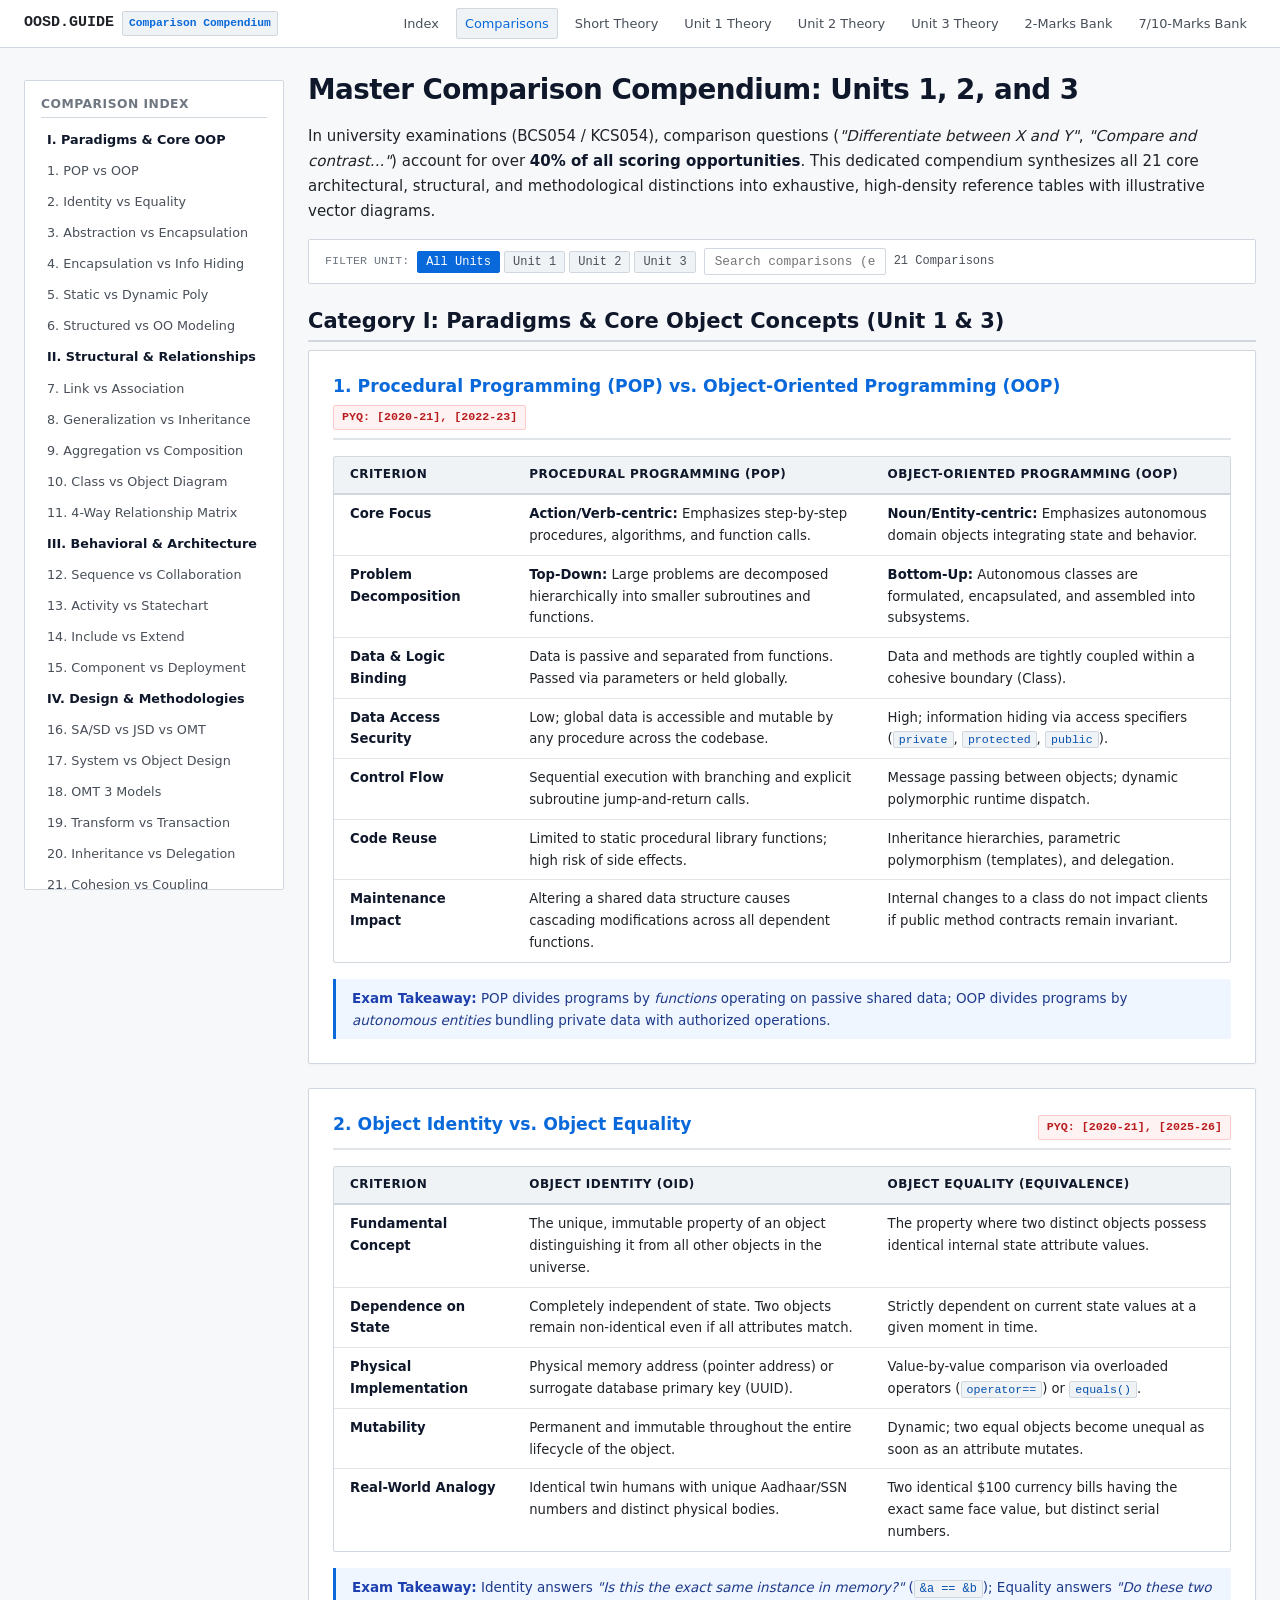
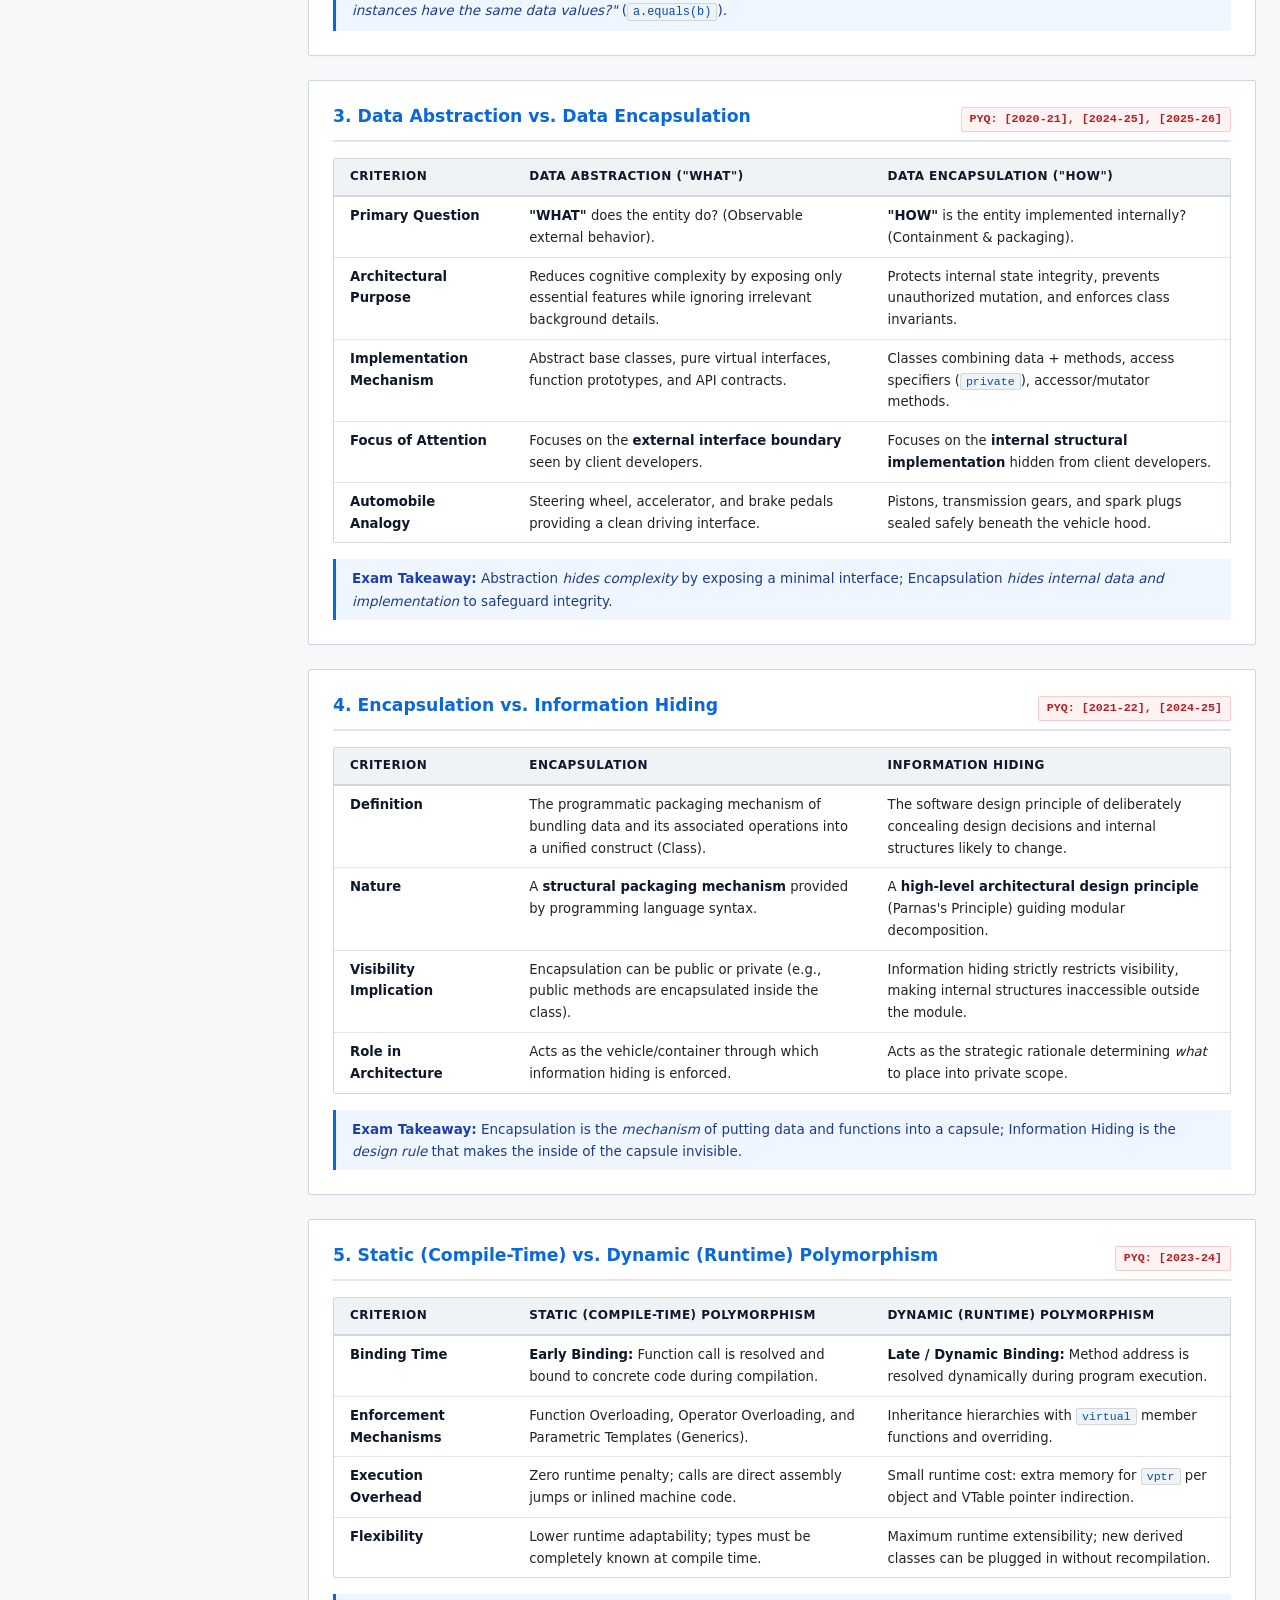
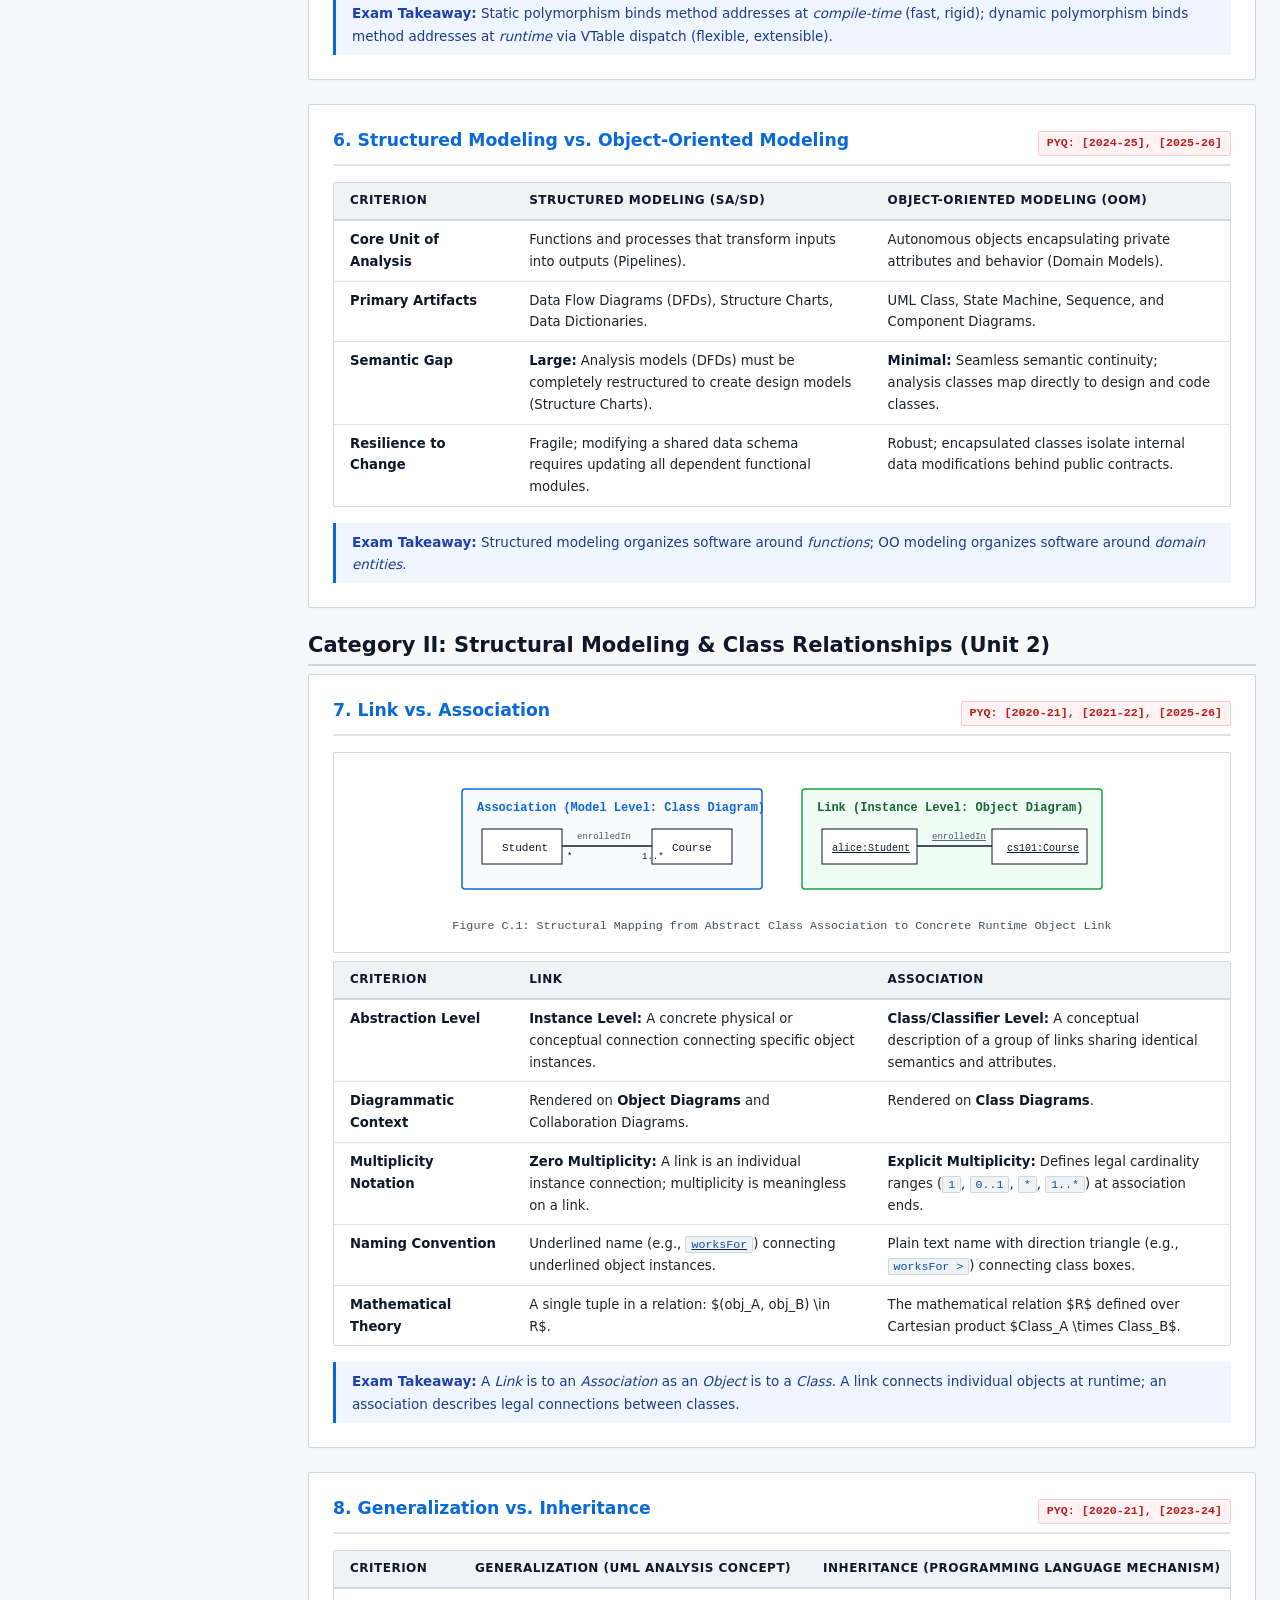
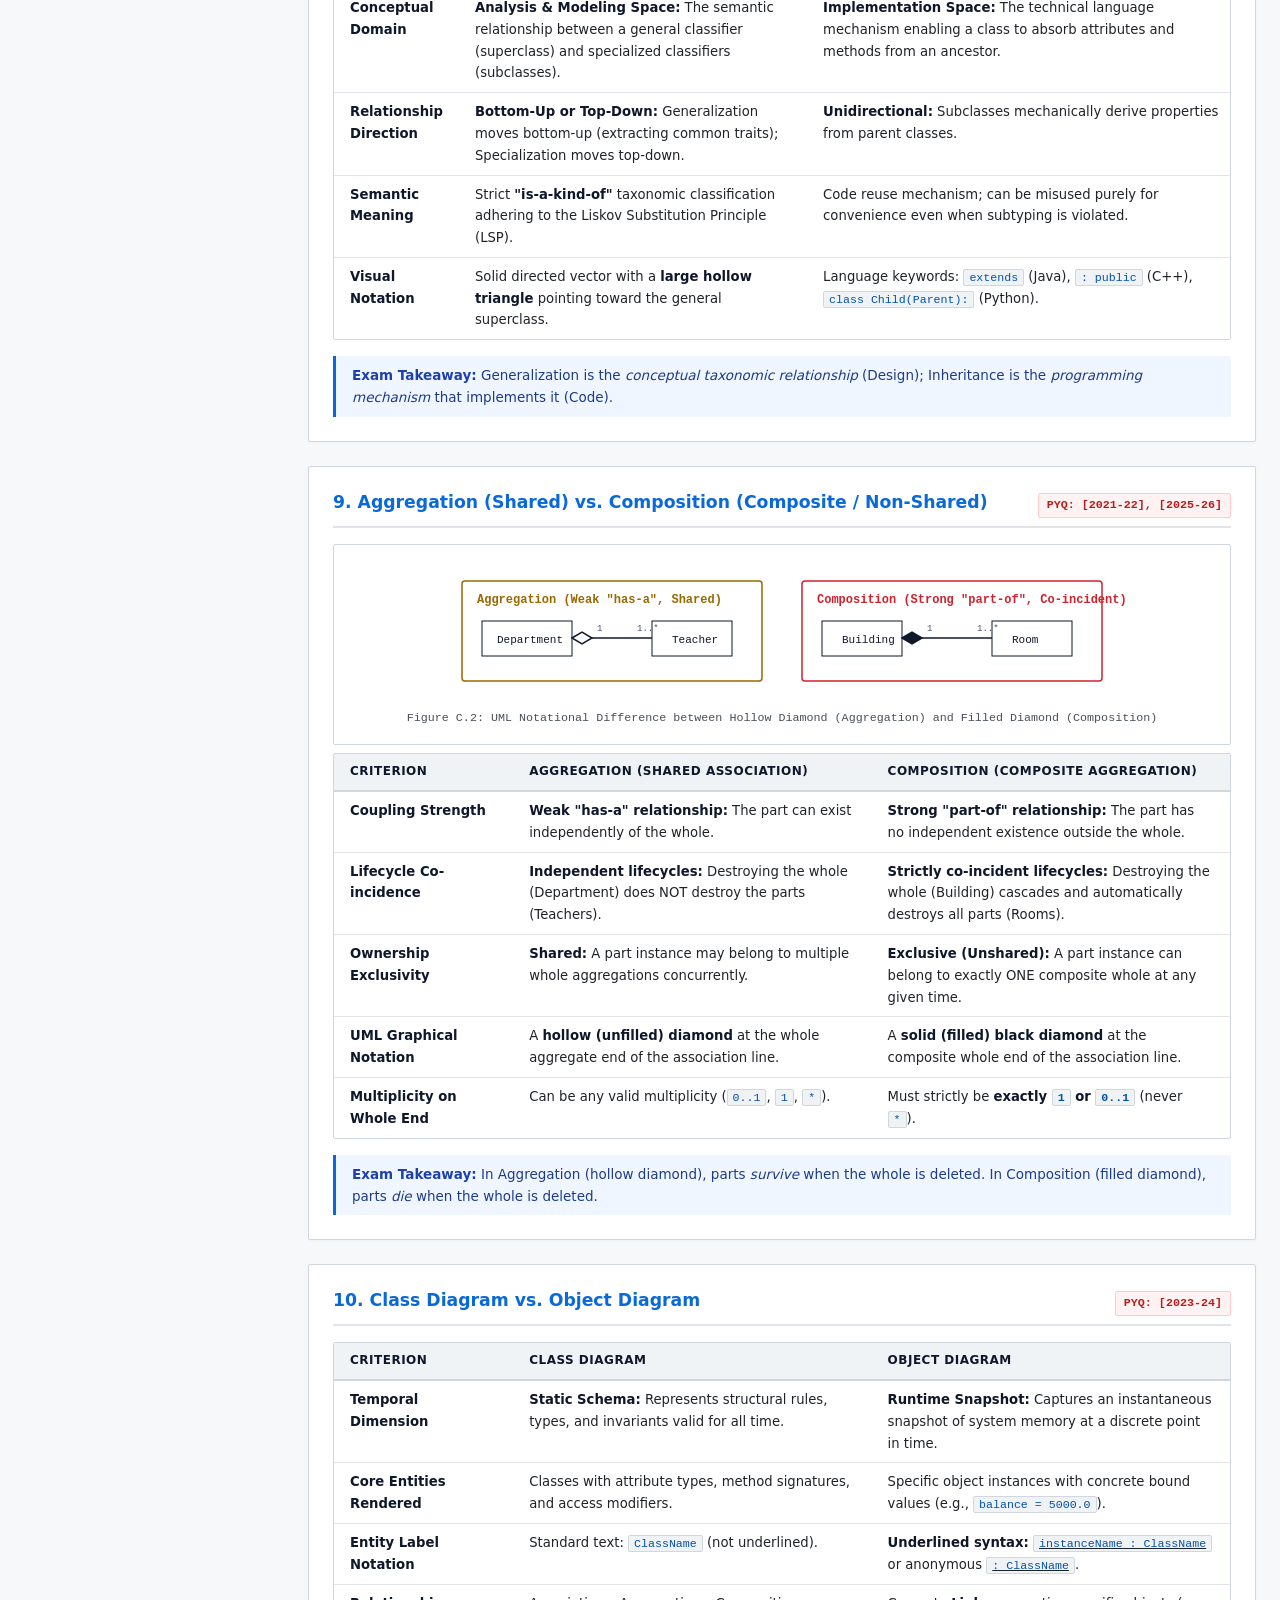
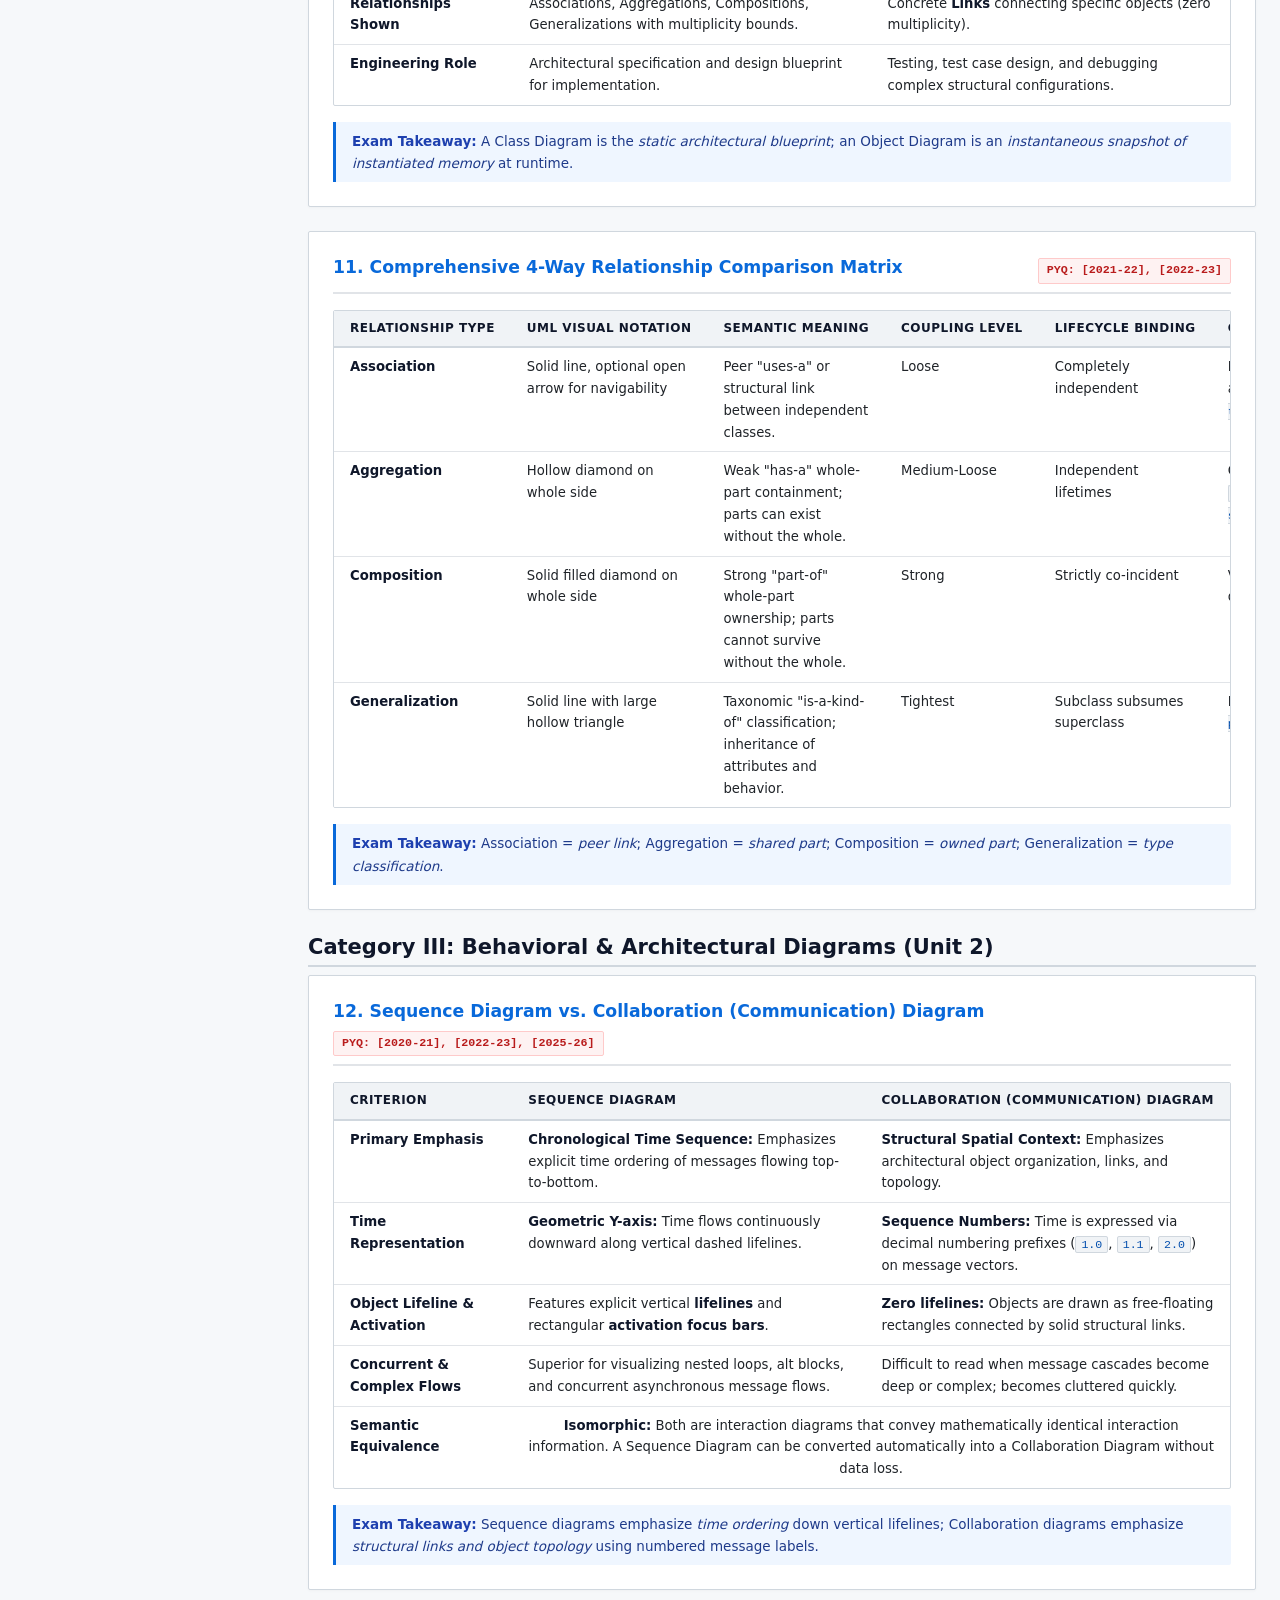
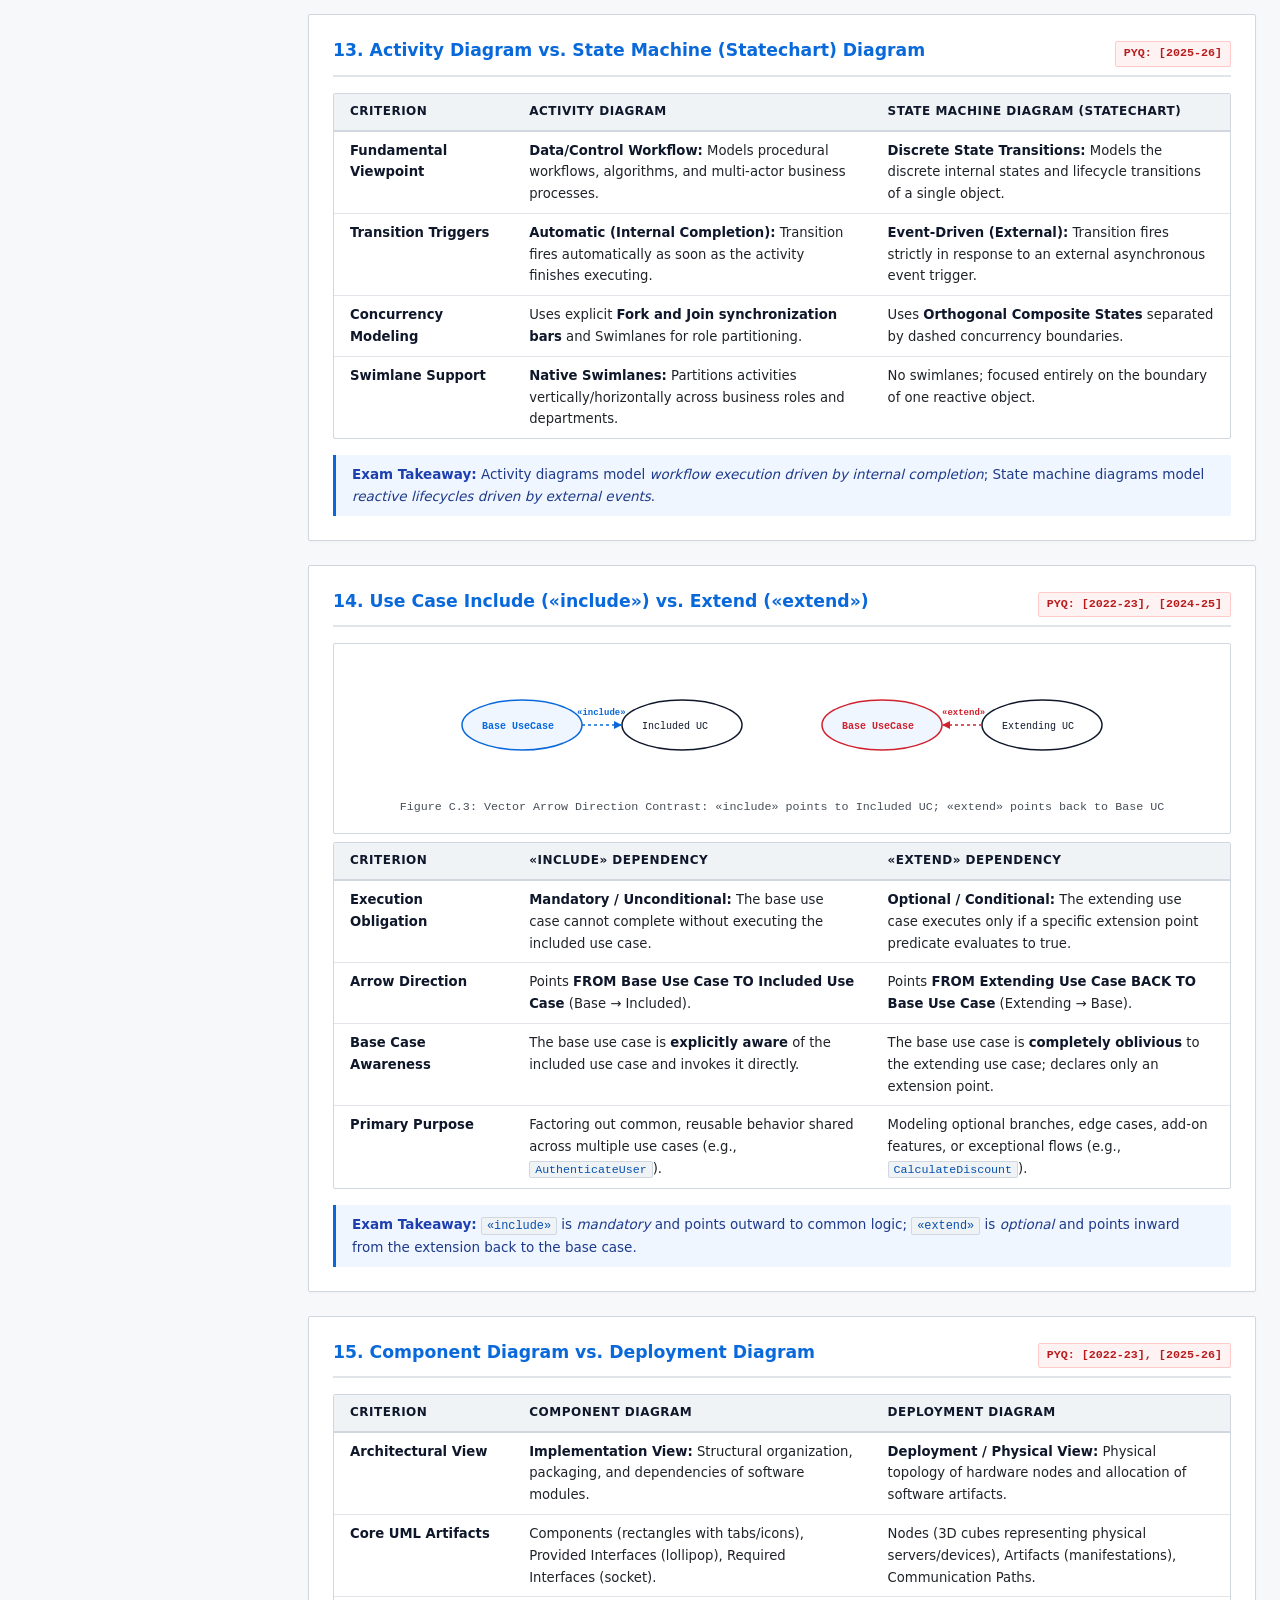
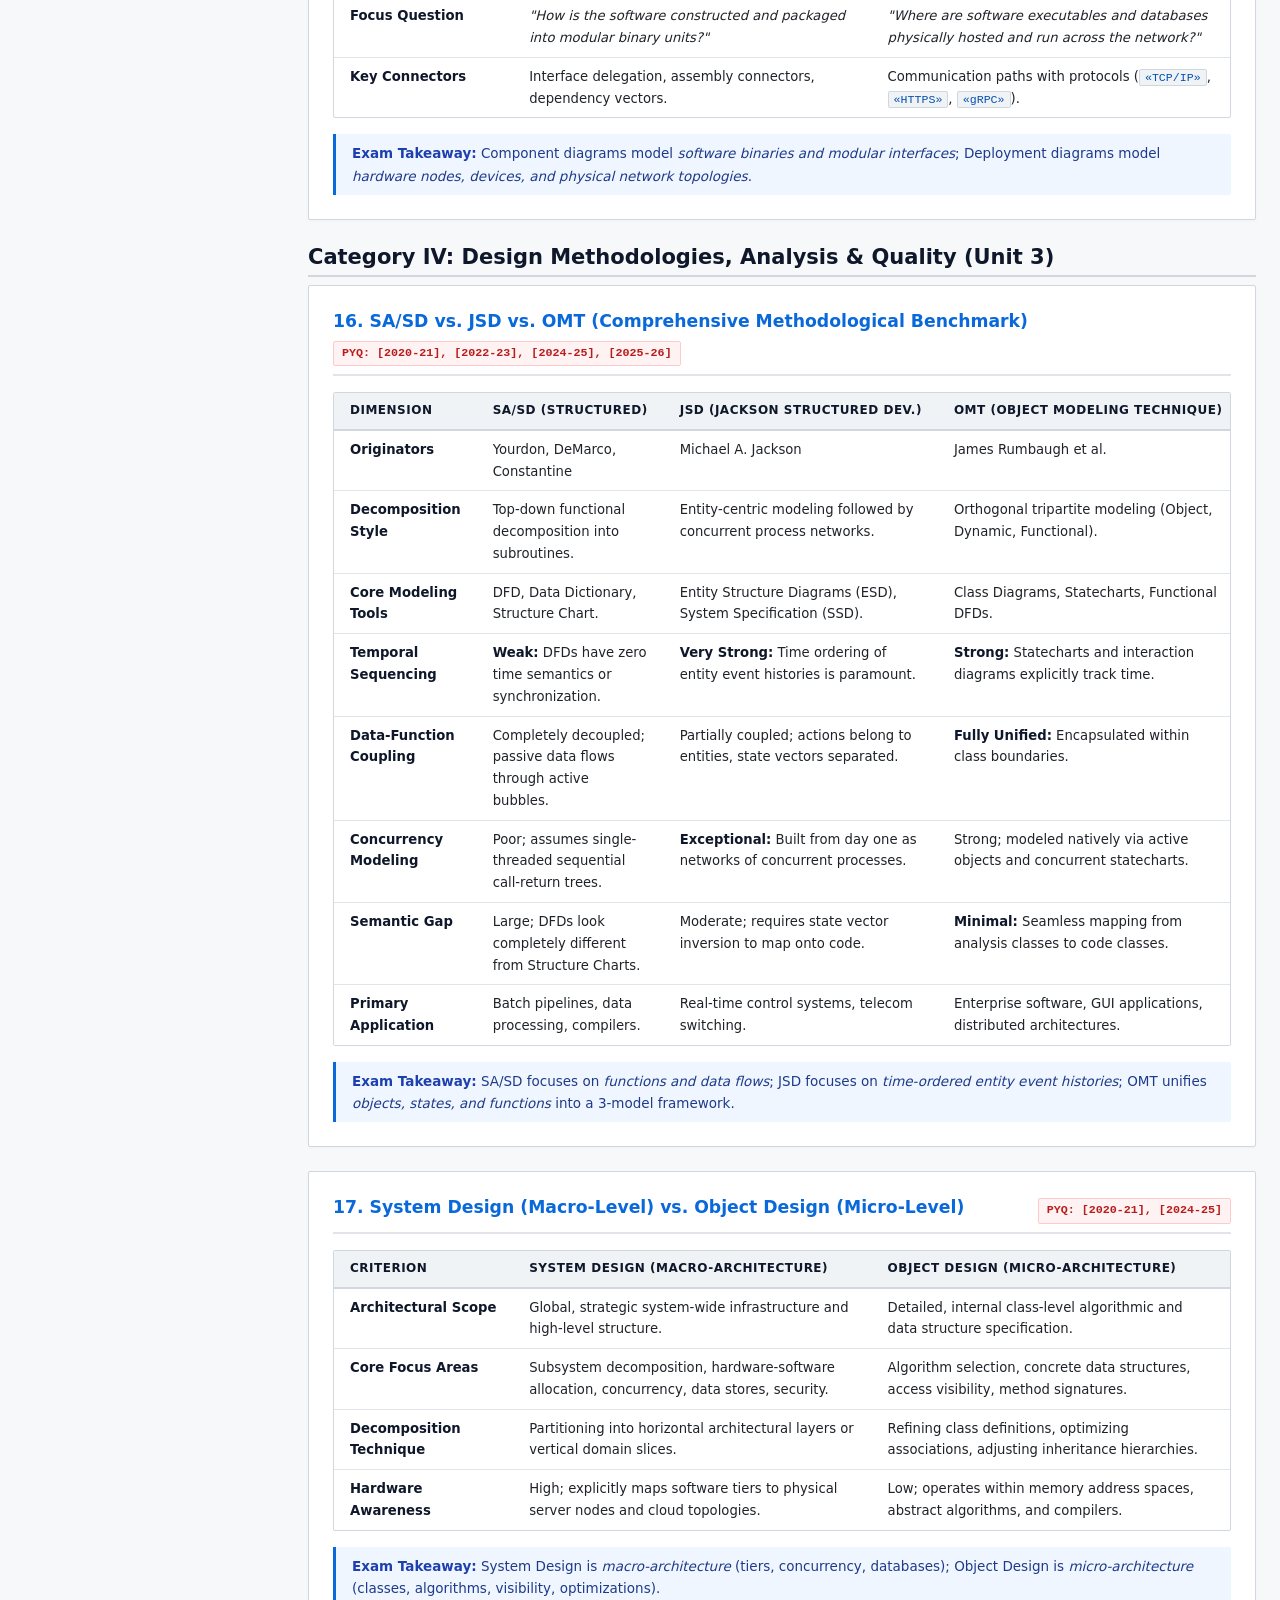
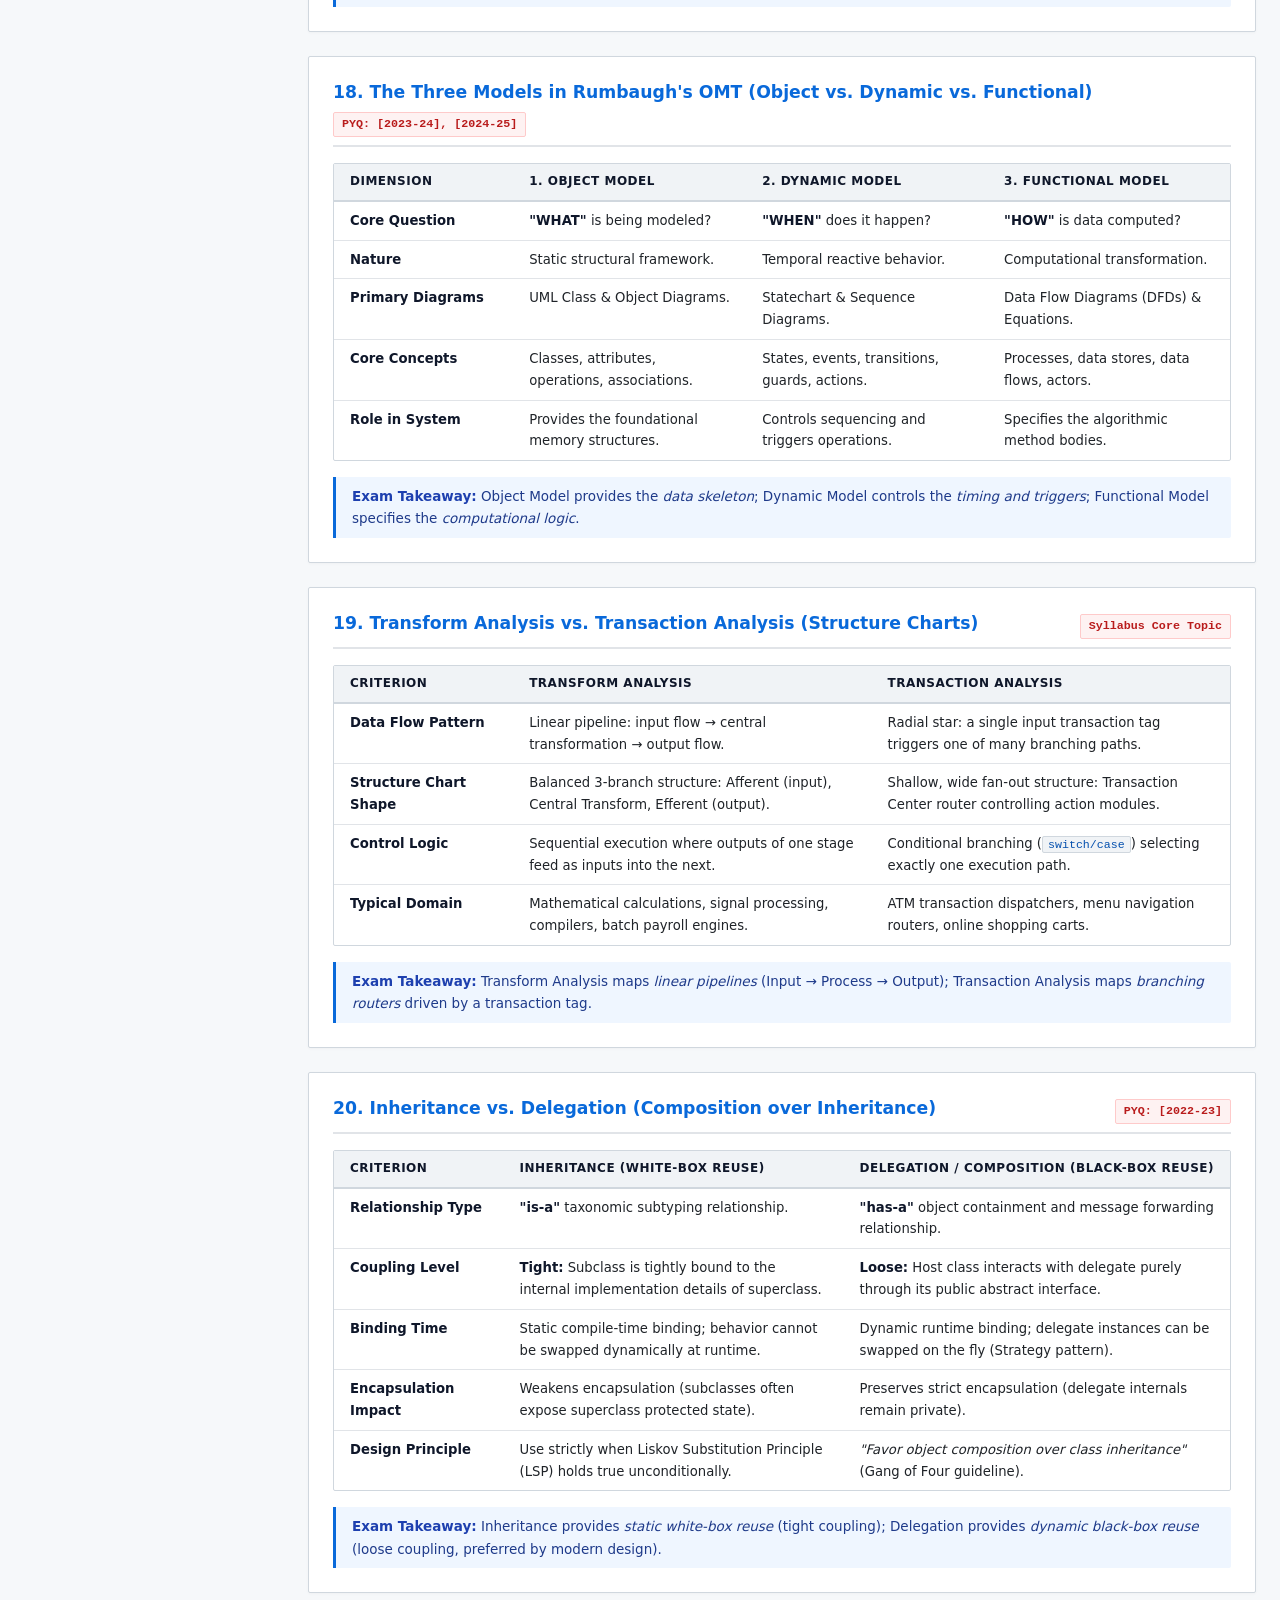
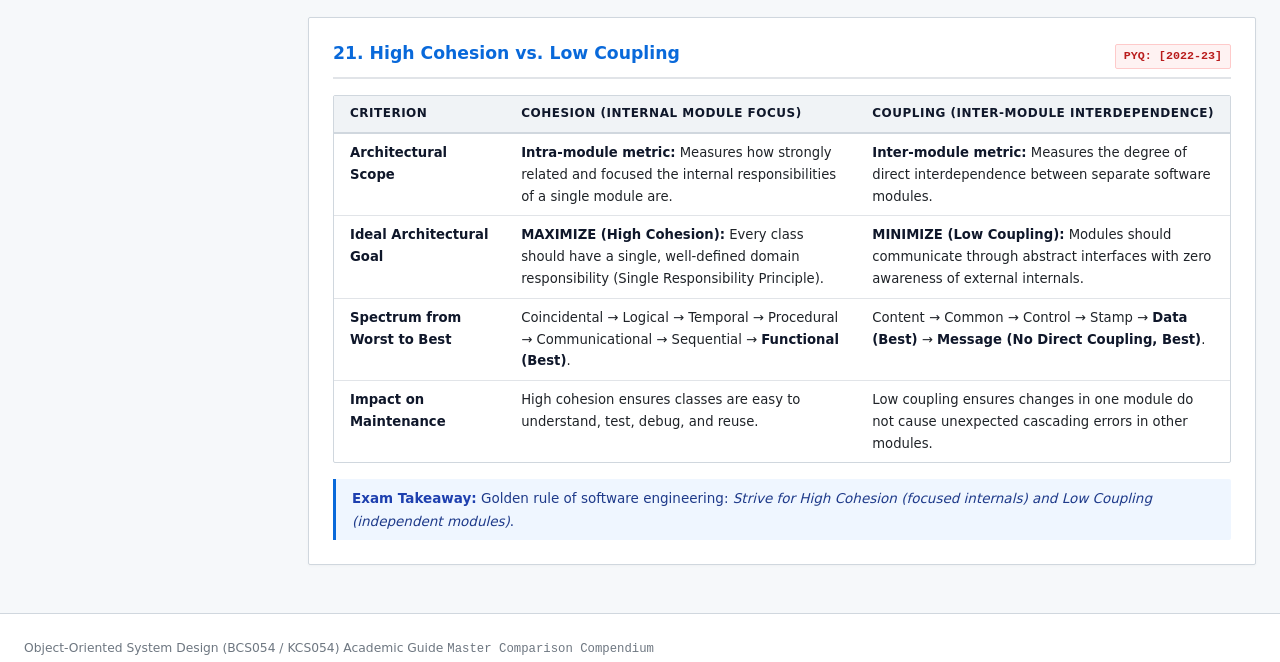
<file: comparisons.html>
<!DOCTYPE html>
<html lang="en">
<head>
  <meta charset="UTF-8">
  <meta name="viewport" content="width=device-width, initial-scale=1.0">
  <title>Master Comparison Compendium | BCS054 Academic Guide</title>
  <meta name="description" content="Definitive master comparison compendium for Object-Oriented System Design (BCS054/KCS054) - 21 exhaustive comparison tables covering all university exam 'Differentiate between' and 'Compare and contrast' topics across Units 1, 2, and 3.">
  <link rel="stylesheet" href="css/style.css">
  <script defer src="js/main.js"></script>
</head>
<body>
  <header class="app-header">
    <div class="header-container">
      <div class="brand">
        <span>OOSD.GUIDE</span>
        <span class="brand-badge">Comparison Compendium</span>
      </div>
      <nav class="nav-links">
        <a href="index.html">Index</a>
        <a href="comparisons.html" class="active">Comparisons</a>
        <a href="short_theory.html">Short Theory</a>
        <a href="unit1.html">Unit 1 Theory</a>
        <a href="unit2.html">Unit 2 Theory</a>
        <a href="unit3.html">Unit 3 Theory</a>
        <a href="2marks.html">2-Marks Bank</a>
        <a href="7marks.html">7/10-Marks Bank</a>
      </nav>
    </div>
  </header>

  <main class="app-main">
    <div class="layout-with-sidebar">
      <aside class="sidebar">
        <h3>Comparison Index</h3>
        <ul>
          <li><a href="#cat-paradigms"><strong>I. Paradigms & Core OOP</strong></a></li>
          <li><a href="#comp-pop-oop">1. POP vs OOP</a></li>
          <li><a href="#comp-identity-equality">2. Identity vs Equality</a></li>
          <li><a href="#comp-abstraction-encap">3. Abstraction vs Encapsulation</a></li>
          <li><a href="#comp-encap-hiding">4. Encapsulation vs Info Hiding</a></li>
          <li><a href="#comp-static-dynamic-poly">5. Static vs Dynamic Poly</a></li>
          <li><a href="#comp-structured-oo-modeling">6. Structured vs OO Modeling</a></li>
          
          <li><a href="#cat-structural"><strong>II. Structural & Relationships</strong></a></li>
          <li><a href="#comp-link-assoc">7. Link vs Association</a></li>
          <li><a href="#comp-gen-inh">8. Generalization vs Inheritance</a></li>
          <li><a href="#comp-agg-comp">9. Aggregation vs Composition</a></li>
          <li><a href="#comp-class-object-diag">10. Class vs Object Diagram</a></li>
          <li><a href="#comp-4way-relationships">11. 4-Way Relationship Matrix</a></li>

          <li><a href="#cat-behavioral"><strong>III. Behavioral & Architecture</strong></a></li>
          <li><a href="#comp-seq-collab">12. Sequence vs Collaboration</a></li>
          <li><a href="#comp-activity-state">13. Activity vs Statechart</a></li>
          <li><a href="#comp-include-extend">14. Include vs Extend</a></li>
          <li><a href="#comp-component-deploy">15. Component vs Deployment</a></li>

          <li><a href="#cat-methodologies"><strong>IV. Design & Methodologies</strong></a></li>
          <li><a href="#comp-sasd-jsd-omt">16. SA/SD vs JSD vs OMT</a></li>
          <li><a href="#comp-system-object-design">17. System vs Object Design</a></li>
          <li><a href="#comp-omt-three-models">18. OMT 3 Models</a></li>
          <li><a href="#comp-transform-transaction">19. Transform vs Transaction</a></li>
          <li><a href="#comp-inh-delegation">20. Inheritance vs Delegation</a></li>
          <li><a href="#comp-cohesion-coupling">21. Cohesion vs Coupling</a></li>
        </ul>
      </aside>

      <article>
        <h1>Master Comparison Compendium: Units 1, 2, and 3</h1>
        <p>In university examinations (BCS054 / KCS054), comparison questions (<em>"Differentiate between X and Y"</em>, <em>"Compare and contrast..."</em>) account for over <strong>40% of all scoring opportunities</strong>. This dedicated compendium synthesizes all 21 core architectural, structural, and methodological distinctions into exhaustive, high-density reference tables with illustrative vector diagrams.</p>

        <!-- Filter Controls Toolbar -->
        <div class="toolbar">
          <div class="filter-group">
            <span class="filter-label">Filter Unit:</span>
            <button class="filter-btn active" data-filter-type="unit" data-filter="all">All Units</button>
            <button class="filter-btn" data-filter-type="unit" data-filter="1">Unit 1</button>
            <button class="filter-btn" data-filter-type="unit" data-filter="2">Unit 2</button>
            <button class="filter-btn" data-filter-type="unit" data-filter="3">Unit 3</button>
          </div>
          <input type="text" id="search-input" class="search-input" placeholder="Search comparisons (e.g. link, aggregation, sequence, SA/SD)...">
          <span class="counter-badge" id="item-count">21 Comparisons</span>
        </div>

        <!-- ======================================================== -->
        <!-- CATEGORY I: PARADIGMS & CORE OOP                         -->
        <!-- ======================================================== -->
        <h2 id="cat-paradigms">Category I: Paradigms & Core Object Concepts (Unit 1 & 3)</h2>

        <!-- 1. POP vs OOP -->
        <div class="comparison-card" id="comp-pop-oop" data-unit="1" data-year="2020-21 2022-23">
          <div class="comparison-header">
            <h3>1. Procedural Programming (POP) vs. Object-Oriented Programming (OOP)</h3>
            <span class="exam-tag">PYQ: [2020-21], [2022-23]</span>
          </div>
          <div class="table-wrapper">
            <table>
              <thead>
                <tr>
                  <th style="width: 20%;">Criterion</th>
                  <th style="width: 40%;">Procedural Programming (POP)</th>
                  <th style="width: 40%;">Object-Oriented Programming (OOP)</th>
                </tr>
              </thead>
              <tbody>
                <tr>
                  <td><strong>Core Focus</strong></td>
                  <td><strong>Action/Verb-centric:</strong> Emphasizes step-by-step procedures, algorithms, and function calls.</td>
                  <td><strong>Noun/Entity-centric:</strong> Emphasizes autonomous domain objects integrating state and behavior.</td>
                </tr>
                <tr>
                  <td><strong>Problem Decomposition</strong></td>
                  <td><strong>Top-Down:</strong> Large problems are decomposed hierarchically into smaller subroutines and functions.</td>
                  <td><strong>Bottom-Up:</strong> Autonomous classes are formulated, encapsulated, and assembled into subsystems.</td>
                </tr>
                <tr>
                  <td><strong>Data & Logic Binding</strong></td>
                  <td>Data is passive and separated from functions. Passed via parameters or held globally.</td>
                  <td>Data and methods are tightly coupled within a cohesive boundary (Class).</td>
                </tr>
                <tr>
                  <td><strong>Data Access Security</strong></td>
                  <td>Low; global data is accessible and mutable by any procedure across the codebase.</td>
                  <td>High; information hiding via access specifiers (<code>private</code>, <code>protected</code>, <code>public</code>).</td>
                </tr>
                <tr>
                  <td><strong>Control Flow</strong></td>
                  <td>Sequential execution with branching and explicit subroutine jump-and-return calls.</td>
                  <td>Message passing between objects; dynamic polymorphic runtime dispatch.</td>
                </tr>
                <tr>
                  <td><strong>Code Reuse</strong></td>
                  <td>Limited to static procedural library functions; high risk of side effects.</td>
                  <td>Inheritance hierarchies, parametric polymorphism (templates), and delegation.</td>
                </tr>
                <tr>
                  <td><strong>Maintenance Impact</strong></td>
                  <td>Altering a shared data structure causes cascading modifications across all dependent functions.</td>
                  <td>Internal changes to a class do not impact clients if public method contracts remain invariant.</td>
                </tr>
              </tbody>
            </table>
          </div>
          <p class="takeaway"><strong>Exam Takeaway:</strong> POP divides programs by <em>functions</em> operating on passive shared data; OOP divides programs by <em>autonomous entities</em> bundling private data with authorized operations.</p>
        </div>

        <!-- 2. Identity vs Equality -->
        <div class="comparison-card" id="comp-identity-equality" data-unit="1" data-year="2020-21 2025-26">
          <div class="comparison-header">
            <h3>2. Object Identity vs. Object Equality</h3>
            <span class="exam-tag">PYQ: [2020-21], [2025-26]</span>
          </div>
          <div class="table-wrapper">
            <table>
              <thead>
                <tr>
                  <th style="width: 20%;">Criterion</th>
                  <th style="width: 40%;">Object Identity (OID)</th>
                  <th style="width: 40%;">Object Equality (Equivalence)</th>
                </tr>
              </thead>
              <tbody>
                <tr>
                  <td><strong>Fundamental Concept</strong></td>
                  <td>The unique, immutable property of an object distinguishing it from all other objects in the universe.</td>
                  <td>The property where two distinct objects possess identical internal state attribute values.</td>
                </tr>
                <tr>
                  <td><strong>Dependence on State</strong></td>
                  <td>Completely independent of state. Two objects remain non-identical even if all attributes match.</td>
                  <td>Strictly dependent on current state values at a given moment in time.</td>
                </tr>
                <tr>
                  <td><strong>Physical Implementation</strong></td>
                  <td>Physical memory address (pointer address) or surrogate database primary key (UUID).</td>
                  <td>Value-by-value comparison via overloaded operators (<code>operator==</code>) or <code>equals()</code>.</td>
                </tr>
                <tr>
                  <td><strong>Mutability</strong></td>
                  <td>Permanent and immutable throughout the entire lifecycle of the object.</td>
                  <td>Dynamic; two equal objects become unequal as soon as an attribute mutates.</td>
                </tr>
                <tr>
                  <td><strong>Real-World Analogy</strong></td>
                  <td>Identical twin humans with unique Aadhaar/SSN numbers and distinct physical bodies.</td>
                  <td>Two identical $100 currency bills having the exact same face value, but distinct serial numbers.</td>
                </tr>
              </tbody>
            </table>
          </div>
          <p class="takeaway"><strong>Exam Takeaway:</strong> Identity answers <em>"Is this the exact same instance in memory?"</em> (<code>&amp;a == &amp;b</code>); Equality answers <em>"Do these two instances have the same data values?"</em> (<code>a.equals(b)</code>).</p>
        </div>

        <!-- 3. Abstraction vs Encapsulation -->
        <div class="comparison-card" id="comp-abstraction-encap" data-unit="1" data-year="2020-21 2024-25 2025-26">
          <div class="comparison-header">
            <h3>3. Data Abstraction vs. Data Encapsulation</h3>
            <span class="exam-tag">PYQ: [2020-21], [2024-25], [2025-26]</span>
          </div>
          <div class="table-wrapper">
            <table>
              <thead>
                <tr>
                  <th style="width: 20%;">Criterion</th>
                  <th style="width: 40%;">Data Abstraction ("WHAT")</th>
                  <th style="width: 40%;">Data Encapsulation ("HOW")</th>
                </tr>
              </thead>
              <tbody>
                <tr>
                  <td><strong>Primary Question</strong></td>
                  <td><strong>"WHAT"</strong> does the entity do? (Observable external behavior).</td>
                  <td><strong>"HOW"</strong> is the entity implemented internally? (Containment & packaging).</td>
                </tr>
                <tr>
                  <td><strong>Architectural Purpose</strong></td>
                  <td>Reduces cognitive complexity by exposing only essential features while ignoring irrelevant background details.</td>
                  <td>Protects internal state integrity, prevents unauthorized mutation, and enforces class invariants.</td>
                </tr>
                <tr>
                  <td><strong>Implementation Mechanism</strong></td>
                  <td>Abstract base classes, pure virtual interfaces, function prototypes, and API contracts.</td>
                  <td>Classes combining data + methods, access specifiers (<code>private</code>), accessor/mutator methods.</td>
                </tr>
                <tr>
                  <td><strong>Focus of Attention</strong></td>
                  <td>Focuses on the <strong>external interface boundary</strong> seen by client developers.</td>
                  <td>Focuses on the <strong>internal structural implementation</strong> hidden from client developers.</td>
                </tr>
                <tr>
                  <td><strong>Automobile Analogy</strong></td>
                  <td>Steering wheel, accelerator, and brake pedals providing a clean driving interface.</td>
                  <td>Pistons, transmission gears, and spark plugs sealed safely beneath the vehicle hood.</td>
                </tr>
              </tbody>
            </table>
          </div>
          <p class="takeaway"><strong>Exam Takeaway:</strong> Abstraction <em>hides complexity</em> by exposing a minimal interface; Encapsulation <em>hides internal data and implementation</em> to safeguard integrity.</p>
        </div>

        <!-- 4. Encapsulation vs Information Hiding -->
        <div class="comparison-card" id="comp-encap-hiding" data-unit="1" data-year="2021-22 2024-25">
          <div class="comparison-header">
            <h3>4. Encapsulation vs. Information Hiding</h3>
            <span class="exam-tag">PYQ: [2021-22], [2024-25]</span>
          </div>
          <div class="table-wrapper">
            <table>
              <thead>
                <tr>
                  <th style="width: 20%;">Criterion</th>
                  <th style="width: 40%;">Encapsulation</th>
                  <th style="width: 40%;">Information Hiding</th>
                </tr>
              </thead>
              <tbody>
                <tr>
                  <td><strong>Definition</strong></td>
                  <td>The programmatic packaging mechanism of bundling data and its associated operations into a unified construct (Class).</td>
                  <td>The software design principle of deliberately concealing design decisions and internal structures likely to change.</td>
                </tr>
                <tr>
                  <td><strong>Nature</strong></td>
                  <td>A <strong>structural packaging mechanism</strong> provided by programming language syntax.</td>
                  <td>A <strong>high-level architectural design principle</strong> (Parnas's Principle) guiding modular decomposition.</td>
                </tr>
                <tr>
                  <td><strong>Visibility Implication</strong></td>
                  <td>Encapsulation can be public or private (e.g., public methods are encapsulated inside the class).</td>
                  <td>Information hiding strictly restricts visibility, making internal structures inaccessible outside the module.</td>
                </tr>
                <tr>
                  <td><strong>Role in Architecture</strong></td>
                  <td>Acts as the vehicle/container through which information hiding is enforced.</td>
                  <td>Acts as the strategic rationale determining <em>what</em> to place into private scope.</td>
                </tr>
              </tbody>
            </table>
          </div>
          <p class="takeaway"><strong>Exam Takeaway:</strong> Encapsulation is the <em>mechanism</em> of putting data and functions into a capsule; Information Hiding is the <em>design rule</em> that makes the inside of the capsule invisible.</p>
        </div>

        <!-- 5. Static vs Dynamic Polymorphism -->
        <div class="comparison-card" id="comp-static-dynamic-poly" data-unit="1" data-year="2023-24">
          <div class="comparison-header">
            <h3>5. Static (Compile-Time) vs. Dynamic (Runtime) Polymorphism</h3>
            <span class="exam-tag">PYQ: [2023-24]</span>
          </div>
          <div class="table-wrapper">
            <table>
              <thead>
                <tr>
                  <th style="width: 20%;">Criterion</th>
                  <th style="width: 40%;">Static (Compile-Time) Polymorphism</th>
                  <th style="width: 40%;">Dynamic (Runtime) Polymorphism</th>
                </tr>
              </thead>
              <tbody>
                <tr>
                  <td><strong>Binding Time</strong></td>
                  <td><strong>Early Binding:</strong> Function call is resolved and bound to concrete code during compilation.</td>
                  <td><strong>Late / Dynamic Binding:</strong> Method address is resolved dynamically during program execution.</td>
                </tr>
                <tr>
                  <td><strong>Enforcement Mechanisms</strong></td>
                  <td>Function Overloading, Operator Overloading, and Parametric Templates (Generics).</td>
                  <td>Inheritance hierarchies with <code>virtual</code> member functions and overriding.</td>
                </tr>
                <tr>
                  <td><strong>Execution Overhead</strong></td>
                  <td>Zero runtime penalty; calls are direct assembly jumps or inlined machine code.</td>
                  <td>Small runtime cost: extra memory for <code>vptr</code> per object and VTable pointer indirection.</td>
                </tr>
                <tr>
                  <td><strong>Flexibility</strong></td>
                  <td>Lower runtime adaptability; types must be completely known at compile time.</td>
                  <td>Maximum runtime extensibility; new derived classes can be plugged in without recompilation.</td>
                </tr>
              </tbody>
            </table>
          </div>
          <p class="takeaway"><strong>Exam Takeaway:</strong> Static polymorphism binds method addresses at <em>compile-time</em> (fast, rigid); dynamic polymorphism binds method addresses at <em>runtime</em> via VTable dispatch (flexible, extensible).</p>
        </div>

        <!-- 6. Structured vs OO Modeling -->
        <div class="comparison-card" id="comp-structured-oo-modeling" data-unit="1" data-year="2024-25 2025-26">
          <div class="comparison-header">
            <h3>6. Structured Modeling vs. Object-Oriented Modeling</h3>
            <span class="exam-tag">PYQ: [2024-25], [2025-26]</span>
          </div>
          <div class="table-wrapper">
            <table>
              <thead>
                <tr>
                  <th style="width: 20%;">Criterion</th>
                  <th style="width: 40%;">Structured Modeling (SA/SD)</th>
                  <th style="width: 40%;">Object-Oriented Modeling (OOM)</th>
                </tr>
              </thead>
              <tbody>
                <tr>
                  <td><strong>Core Unit of Analysis</strong></td>
                  <td>Functions and processes that transform inputs into outputs (Pipelines).</td>
                  <td>Autonomous objects encapsulating private attributes and behavior (Domain Models).</td>
                </tr>
                <tr>
                  <td><strong>Primary Artifacts</strong></td>
                  <td>Data Flow Diagrams (DFDs), Structure Charts, Data Dictionaries.</td>
                  <td>UML Class, State Machine, Sequence, and Component Diagrams.</td>
                </tr>
                <tr>
                  <td><strong>Semantic Gap</strong></td>
                  <td><strong>Large:</strong> Analysis models (DFDs) must be completely restructured to create design models (Structure Charts).</td>
                  <td><strong>Minimal:</strong> Seamless semantic continuity; analysis classes map directly to design and code classes.</td>
                </tr>
                <tr>
                  <td><strong>Resilience to Change</strong></td>
                  <td>Fragile; modifying a shared data schema requires updating all dependent functional modules.</td>
                  <td>Robust; encapsulated classes isolate internal data modifications behind public contracts.</td>
                </tr>
              </tbody>
            </table>
          </div>
          <p class="takeaway"><strong>Exam Takeaway:</strong> Structured modeling organizes software around <em>functions</em>; OO modeling organizes software around <em>domain entities</em>.</p>
        </div>

        <!-- ======================================================== -->
        <!-- CATEGORY II: STRUCTURAL & RELATIONSHIPS                  -->
        <!-- ======================================================== -->
        <h2 id="cat-structural">Category II: Structural Modeling & Class Relationships (Unit 2)</h2>

        <!-- 7. Link vs Association -->
        <div class="comparison-card" id="comp-link-assoc" data-unit="2" data-year="2020-21 2021-22 2025-26">
          <div class="comparison-header">
            <h3>7. Link vs. Association</h3>
            <span class="exam-tag">PYQ: [2020-21], [2021-22], [2025-26]</span>
          </div>

          <div class="diagram-container">
            <svg class="uml-diagram" viewBox="0 0 700 140" width="700" height="140" xmlns="http://www.w3.org/2000/svg">
              <!-- Association Side -->
              <rect x="30" y="20" width="300" height="100" fill="#f8fafc" stroke="#0969da" stroke-width="1.5" rx="3"/>
              <text x="45" y="42" fill="#0969da" font-weight="bold" font-size="12">Association (Model Level: Class Diagram)</text>
              <rect x="50" y="60" width="80" height="35" fill="#ffffff" stroke="#0f172a" stroke-width="1"/>
              <text x="70" y="82" fill="#0f172a" font-size="11">Student</text>
              <rect x="220" y="60" width="80" height="35" fill="#ffffff" stroke="#0f172a" stroke-width="1"/>
              <text x="240" y="82" fill="#0f172a" font-size="11">Course</text>
              <line x1="130" y1="77" x2="220" y2="77" stroke="#0f172a" stroke-width="1.5"/>
              <text x="145" y="70" fill="#475569" font-size="9">enrolledIn</text>
              <text x="135" y="90" fill="#0f172a" font-size="9">*</text>
              <text x="210" y="90" fill="#0f172a" font-size="9">1..*</text>

              <!-- Link Side -->
              <rect x="370" y="20" width="300" height="100" fill="#f0fdf4" stroke="#16a34a" stroke-width="1.5" rx="3"/>
              <text x="385" y="42" fill="#166534" font-weight="bold" font-size="12">Link (Instance Level: Object Diagram)</text>
              <rect x="390" y="60" width="95" height="35" fill="#ffffff" stroke="#0f172a" stroke-width="1"/>
              <text x="400" y="82" fill="#0f172a" font-size="10" text-decoration="underline">alice:Student</text>
              <rect x="560" y="60" width="95" height="35" fill="#ffffff" stroke="#0f172a" stroke-width="1"/>
              <text x="575" y="82" fill="#0f172a" font-size="10" text-decoration="underline">cs101:Course</text>
              <line x1="485" y1="77" x2="560" y2="77" stroke="#0f172a" stroke-width="1.5"/>
              <text x="500" y="70" fill="#475569" font-size="9" text-decoration="underline">enrolledIn</text>
            </svg>
            <div class="diagram-caption">Figure C.1: Structural Mapping from Abstract Class Association to Concrete Runtime Object Link</div>
          </div>

          <div class="table-wrapper">
            <table>
              <thead>
                <tr>
                  <th style="width: 20%;">Criterion</th>
                  <th style="width: 40%;">Link</th>
                  <th style="width: 40%;">Association</th>
                </tr>
              </thead>
              <tbody>
                <tr>
                  <td><strong>Abstraction Level</strong></td>
                  <td><strong>Instance Level:</strong> A concrete physical or conceptual connection connecting specific object instances.</td>
                  <td><strong>Class/Classifier Level:</strong> A conceptual description of a group of links sharing identical semantics and attributes.</td>
                </tr>
                <tr>
                  <td><strong>Diagrammatic Context</strong></td>
                  <td>Rendered on <strong>Object Diagrams</strong> and Collaboration Diagrams.</td>
                  <td>Rendered on <strong>Class Diagrams</strong>.</td>
                </tr>
                <tr>
                  <td><strong>Multiplicity Notation</strong></td>
                  <td><strong>Zero Multiplicity:</strong> A link is an individual instance connection; multiplicity is meaningless on a link.</td>
                  <td><strong>Explicit Multiplicity:</strong> Defines legal cardinality ranges (<code>1</code>, <code>0..1</code>, <code>*</code>, <code>1..*</code>) at association ends.</td>
                </tr>
                <tr>
                  <td><strong>Naming Convention</strong></td>
                  <td>Underlined name (e.g., <u><code>worksFor</code></u>) connecting underlined object instances.</td>
                  <td>Plain text name with direction triangle (e.g., <code>worksFor &gt;</code>) connecting class boxes.</td>
                </tr>
                <tr>
                  <td><strong>Mathematical Theory</strong></td>
                  <td>A single tuple in a relation: $(obj_A, obj_B) \in R$.</td>
                  <td>The mathematical relation $R$ defined over Cartesian product $Class_A \times Class_B$.</td>
                </tr>
              </tbody>
            </table>
          </div>
          <p class="takeaway"><strong>Exam Takeaway:</strong> A <em>Link</em> is to an <em>Association</em> as an <em>Object</em> is to a <em>Class</em>. A link connects individual objects at runtime; an association describes legal connections between classes.</p>
        </div>

        <!-- 8. Generalization vs Inheritance -->
        <div class="comparison-card" id="comp-gen-inh" data-unit="2" data-year="2020-21 2023-24">
          <div class="comparison-header">
            <h3>8. Generalization vs. Inheritance</h3>
            <span class="exam-tag">PYQ: [2020-21], [2023-24]</span>
          </div>
          <div class="table-wrapper">
            <table>
              <thead>
                <tr>
                  <th style="width: 20%;">Criterion</th>
                  <th style="width: 40%;">Generalization (UML Analysis Concept)</th>
                  <th style="width: 40%;">Inheritance (Programming Language Mechanism)</th>
                </tr>
              </thead>
              <tbody>
                <tr>
                  <td><strong>Conceptual Domain</strong></td>
                  <td><strong>Analysis & Modeling Space:</strong> The semantic relationship between a general classifier (superclass) and specialized classifiers (subclasses).</td>
                  <td><strong>Implementation Space:</strong> The technical language mechanism enabling a class to absorb attributes and methods from an ancestor.</td>
                </tr>
                <tr>
                  <td><strong>Relationship Direction</strong></td>
                  <td><strong>Bottom-Up or Top-Down:</strong> Generalization moves bottom-up (extracting common traits); Specialization moves top-down.</td>
                  <td><strong>Unidirectional:</strong> Subclasses mechanically derive properties from parent classes.</td>
                </tr>
                <tr>
                  <td><strong>Semantic Meaning</strong></td>
                  <td>Strict <strong>"is-a-kind-of"</strong> taxonomic classification adhering to the Liskov Substitution Principle (LSP).</td>
                  <td>Code reuse mechanism; can be misused purely for convenience even when subtyping is violated.</td>
                </tr>
                <tr>
                  <td><strong>Visual Notation</strong></td>
                  <td>Solid directed vector with a <strong>large hollow triangle</strong> pointing toward the general superclass.</td>
                  <td>Language keywords: <code>extends</code> (Java), <code>: public</code> (C++), <code>class Child(Parent):</code> (Python).</td>
                </tr>
              </tbody>
            </table>
          </div>
          <p class="takeaway"><strong>Exam Takeaway:</strong> Generalization is the <em>conceptual taxonomic relationship</em> (Design); Inheritance is the <em>programming mechanism</em> that implements it (Code).</p>
        </div>

        <!-- 9. Aggregation vs Composition -->
        <div class="comparison-card" id="comp-agg-comp" data-unit="2" data-year="2021-22 2025-26">
          <div class="comparison-header">
            <h3>9. Aggregation (Shared) vs. Composition (Composite / Non-Shared)</h3>
            <span class="exam-tag">PYQ: [2021-22], [2025-26]</span>
          </div>

          <div class="diagram-container">
            <svg class="uml-diagram" viewBox="0 0 700 140" width="700" height="140" xmlns="http://www.w3.org/2000/svg">
              <!-- Aggregation -->
              <rect x="30" y="20" width="300" height="100" fill="#ffffff" stroke="#9a6700" stroke-width="1.5" rx="3"/>
              <text x="45" y="42" fill="#9a6700" font-weight="bold" font-size="12">Aggregation (Weak "has-a", Shared)</text>
              <rect x="50" y="60" width="90" height="35" fill="#ffffff" stroke="#0f172a" stroke-width="1"/>
              <text x="65" y="82" fill="#0f172a" font-size="11">Department</text>
              <rect x="220" y="60" width="80" height="35" fill="#ffffff" stroke="#0f172a" stroke-width="1"/>
              <text x="240" y="82" fill="#0f172a" font-size="11">Teacher</text>
              <!-- Hollow diamond on whole side -->
              <polygon points="140,77 150,71 160,77 150,83" fill="#ffffff" stroke="#0f172a" stroke-width="1.5"/>
              <line x1="160" y1="77" x2="220" y2="77" stroke="#0f172a" stroke-width="1.5"/>
              <text x="165" y="70" fill="#475569" font-size="9">1</text>
              <text x="205" y="70" fill="#475569" font-size="9">1..*</text>

              <!-- Composition -->
              <rect x="370" y="20" width="300" height="100" fill="#ffffff" stroke="#cf222e" stroke-width="1.5" rx="3"/>
              <text x="385" y="42" fill="#cf222e" font-weight="bold" font-size="12">Composition (Strong "part-of", Co-incident)</text>
              <rect x="390" y="60" width="80" height="35" fill="#ffffff" stroke="#0f172a" stroke-width="1"/>
              <text x="410" y="82" fill="#0f172a" font-size="11">Building</text>
              <rect x="560" y="60" width="80" height="35" fill="#ffffff" stroke="#0f172a" stroke-width="1"/>
              <text x="580" y="82" fill="#0f172a" font-size="11">Room</text>
              <!-- Filled diamond on whole side -->
              <polygon points="470,77 480,71 490,77 480,83" fill="#0f172a" stroke="#0f172a" stroke-width="1.5"/>
              <line x1="490" y1="77" x2="560" y2="77" stroke="#0f172a" stroke-width="1.5"/>
              <text x="495" y="70" fill="#475569" font-size="9">1</text>
              <text x="545" y="70" fill="#475569" font-size="9">1..*</text>
            </svg>
            <div class="diagram-caption">Figure C.2: UML Notational Difference between Hollow Diamond (Aggregation) and Filled Diamond (Composition)</div>
          </div>

          <div class="table-wrapper">
            <table>
              <thead>
                <tr>
                  <th style="width: 20%;">Criterion</th>
                  <th style="width: 40%;">Aggregation (Shared Association)</th>
                  <th style="width: 40%;">Composition (Composite Aggregation)</th>
                </tr>
              </thead>
              <tbody>
                <tr>
                  <td><strong>Coupling Strength</strong></td>
                  <td><strong>Weak "has-a" relationship:</strong> The part can exist independently of the whole.</td>
                  <td><strong>Strong "part-of" relationship:</strong> The part has no independent existence outside the whole.</td>
                </tr>
                <tr>
                  <td><strong>Lifecycle Co-incidence</strong></td>
                  <td><strong>Independent lifecycles:</strong> Destroying the whole (Department) does NOT destroy the parts (Teachers).</td>
                  <td><strong>Strictly co-incident lifecycles:</strong> Destroying the whole (Building) cascades and automatically destroys all parts (Rooms).</td>
                </tr>
                <tr>
                  <td><strong>Ownership Exclusivity</strong></td>
                  <td><strong>Shared:</strong> A part instance may belong to multiple whole aggregations concurrently.</td>
                  <td><strong>Exclusive (Unshared):</strong> A part instance can belong to exactly ONE composite whole at any given time.</td>
                </tr>
                <tr>
                  <td><strong>UML Graphical Notation</strong></td>
                  <td>A <strong>hollow (unfilled) diamond</strong> at the whole aggregate end of the association line.</td>
                  <td>A <strong>solid (filled) black diamond</strong> at the composite whole end of the association line.</td>
                </tr>
                <tr>
                  <td><strong>Multiplicity on Whole End</strong></td>
                  <td>Can be any valid multiplicity (<code>0..1</code>, <code>1</code>, <code>*</code>).</td>
                  <td>Must strictly be <strong>exactly <code>1</code> or <code>0..1</code></strong> (never <code>*</code>).</td>
                </tr>
              </tbody>
            </table>
          </div>
          <p class="takeaway"><strong>Exam Takeaway:</strong> In Aggregation (hollow diamond), parts <em>survive</em> when the whole is deleted. In Composition (filled diamond), parts <em>die</em> when the whole is deleted.</p>
        </div>

        <!-- 10. Class vs Object Diagram -->
        <div class="comparison-card" id="comp-class-object-diag" data-unit="2" data-year="2023-24">
          <div class="comparison-header">
            <h3>10. Class Diagram vs. Object Diagram</h3>
            <span class="exam-tag">PYQ: [2023-24]</span>
          </div>
          <div class="table-wrapper">
            <table>
              <thead>
                <tr>
                  <th style="width: 20%;">Criterion</th>
                  <th style="width: 40%;">Class Diagram</th>
                  <th style="width: 40%;">Object Diagram</th>
                </tr>
              </thead>
              <tbody>
                <tr>
                  <td><strong>Temporal Dimension</strong></td>
                  <td><strong>Static Schema:</strong> Represents structural rules, types, and invariants valid for all time.</td>
                  <td><strong>Runtime Snapshot:</strong> Captures an instantaneous snapshot of system memory at a discrete point in time.</td>
                </tr>
                <tr>
                  <td><strong>Core Entities Rendered</strong></td>
                  <td>Classes with attribute types, method signatures, and access modifiers.</td>
                  <td>Specific object instances with concrete bound values (e.g., <code>balance = 5000.0</code>).</td>
                </tr>
                <tr>
                  <td><strong>Entity Label Notation</strong></td>
                  <td>Standard text: <code>ClassName</code> (not underlined).</td>
                  <td><strong>Underlined syntax:</strong> <u><code>instanceName : ClassName</code></u> or anonymous <u><code>: ClassName</code></u>.</td>
                </tr>
                <tr>
                  <td><strong>Relationships Shown</strong></td>
                  <td>Associations, Aggregations, Compositions, Generalizations with multiplicity bounds.</td>
                  <td>Concrete <strong>Links</strong> connecting specific objects (zero multiplicity).</td>
                </tr>
                <tr>
                  <td><strong>Engineering Role</strong></td>
                  <td>Architectural specification and design blueprint for implementation.</td>
                  <td>Testing, test case design, and debugging complex structural configurations.</td>
                </tr>
              </tbody>
            </table>
          </div>
          <p class="takeaway"><strong>Exam Takeaway:</strong> A Class Diagram is the <em>static architectural blueprint</em>; an Object Diagram is an <em>instantaneous snapshot of instantiated memory</em> at runtime.</p>
        </div>

        <!-- 11. 4-Way Relationship Matrix -->
        <div class="comparison-card" id="comp-4way-relationships" data-unit="2" data-year="2021-22 2022-23">
          <div class="comparison-header">
            <h3>11. Comprehensive 4-Way Relationship Comparison Matrix</h3>
            <span class="exam-tag">PYQ: [2021-22], [2022-23]</span>
          </div>
          <div class="table-wrapper">
            <table>
              <thead>
                <tr>
                  <th>Relationship Type</th>
                  <th>UML Visual Notation</th>
                  <th>Semantic Meaning</th>
                  <th>Coupling Level</th>
                  <th>Lifecycle Binding</th>
                  <th>Code Implementation</th>
                </tr>
              </thead>
              <tbody>
                <tr>
                  <td><strong>Association</strong></td>
                  <td>Solid line, optional open arrow for navigability</td>
                  <td>Peer "uses-a" or structural link between independent classes.</td>
                  <td>Loose</td>
                  <td>Completely independent</td>
                  <td>Pointer or reference attribute: <code>Teacher* teacher;</code></td>
                </tr>
                <tr>
                  <td><strong>Aggregation</strong></td>
                  <td>Hollow diamond on whole side</td>
                  <td>Weak "has-a" whole-part containment; parts can exist without the whole.</td>
                  <td>Medium-Loose</td>
                  <td>Independent lifetimes</td>
                  <td>Collection of pointers: <code>vector&lt;Student*&gt; students;</code></td>
                </tr>
                <tr>
                  <td><strong>Composition</strong></td>
                  <td>Solid filled diamond on whole side</td>
                  <td>Strong "part-of" whole-part ownership; parts cannot survive without the whole.</td>
                  <td>Strong</td>
                  <td>Strictly co-incident</td>
                  <td>Value members / nested objects: <code>Engine engine;</code></td>
                </tr>
                <tr>
                  <td><strong>Generalization</strong></td>
                  <td>Solid line with large hollow triangle</td>
                  <td>Taxonomic "is-a-kind-of" classification; inheritance of attributes and behavior.</td>
                  <td>Tightest</td>
                  <td>Subclass subsumes superclass</td>
                  <td>Inheritance: <code>class Dog : public Animal {};</code></td>
                </tr>
              </tbody>
            </table>
          </div>
          <p class="takeaway"><strong>Exam Takeaway:</strong> Association = <em>peer link</em>; Aggregation = <em>shared part</em>; Composition = <em>owned part</em>; Generalization = <em>type classification</em>.</p>
        </div>

        <!-- ======================================================== -->
        <!-- CATEGORY III: BEHAVIORAL & ARCHITECTURE                  -->
        <!-- ======================================================== -->
        <h2 id="cat-behavioral">Category III: Behavioral & Architectural Diagrams (Unit 2)</h2>

        <!-- 12. Sequence vs Collaboration -->
        <div class="comparison-card" id="comp-seq-collab" data-unit="2" data-year="2020-21 2022-23 2025-26">
          <div class="comparison-header">
            <h3>12. Sequence Diagram vs. Collaboration (Communication) Diagram</h3>
            <span class="exam-tag">PYQ: [2020-21], [2022-23], [2025-26]</span>
          </div>

          <div class="table-wrapper">
            <table>
              <thead>
                <tr>
                  <th style="width: 20%;">Criterion</th>
                  <th style="width: 40%;">Sequence Diagram</th>
                  <th style="width: 40%;">Collaboration (Communication) Diagram</th>
                </tr>
              </thead>
              <tbody>
                <tr>
                  <td><strong>Primary Emphasis</strong></td>
                  <td><strong>Chronological Time Sequence:</strong> Emphasizes explicit time ordering of messages flowing top-to-bottom.</td>
                  <td><strong>Structural Spatial Context:</strong> Emphasizes architectural object organization, links, and topology.</td>
                </tr>
                <tr>
                  <td><strong>Time Representation</strong></td>
                  <td><strong>Geometric Y-axis:</strong> Time flows continuously downward along vertical dashed lifelines.</td>
                  <td><strong>Sequence Numbers:</strong> Time is expressed via decimal numbering prefixes (<code>1.0</code>, <code>1.1</code>, <code>2.0</code>) on message vectors.</td>
                </tr>
                <tr>
                  <td><strong>Object Lifeline &amp; Activation</strong></td>
                  <td>Features explicit vertical <strong>lifelines</strong> and rectangular <strong>activation focus bars</strong>.</td>
                  <td><strong>Zero lifelines:</strong> Objects are drawn as free-floating rectangles connected by solid structural links.</td>
                </tr>
                <tr>
                  <td><strong>Concurrent &amp; Complex Flows</strong></td>
                  <td>Superior for visualizing nested loops, alt blocks, and concurrent asynchronous message flows.</td>
                  <td>Difficult to read when message cascades become deep or complex; becomes cluttered quickly.</td>
                </tr>
                <tr>
                  <td><strong>Semantic Equivalence</strong></td>
                  <td colspan="2" style="text-align: center;"><strong>Isomorphic:</strong> Both are interaction diagrams that convey mathematically identical interaction information. A Sequence Diagram can be converted automatically into a Collaboration Diagram without data loss.</td>
                </tr>
              </tbody>
            </table>
          </div>
          <p class="takeaway"><strong>Exam Takeaway:</strong> Sequence diagrams emphasize <em>time ordering</em> down vertical lifelines; Collaboration diagrams emphasize <em>structural links and object topology</em> using numbered message labels.</p>
        </div>

        <!-- 13. Activity vs Statechart -->
        <div class="comparison-card" id="comp-activity-state" data-unit="2" data-year="2025-26">
          <div class="comparison-header">
            <h3>13. Activity Diagram vs. State Machine (Statechart) Diagram</h3>
            <span class="exam-tag">PYQ: [2025-26]</span>
          </div>
          <div class="table-wrapper">
            <table>
              <thead>
                <tr>
                  <th style="width: 20%;">Criterion</th>
                  <th style="width: 40%;">Activity Diagram</th>
                  <th style="width: 40%;">State Machine Diagram (Statechart)</th>
                </tr>
              </thead>
              <tbody>
                <tr>
                  <td><strong>Fundamental Viewpoint</strong></td>
                  <td><strong>Data/Control Workflow:</strong> Models procedural workflows, algorithms, and multi-actor business processes.</td>
                  <td><strong>Discrete State Transitions:</strong> Models the discrete internal states and lifecycle transitions of a single object.</td>
                </tr>
                <tr>
                  <td><strong>Transition Triggers</strong></td>
                  <td><strong>Automatic (Internal Completion):</strong> Transition fires automatically as soon as the activity finishes executing.</td>
                  <td><strong>Event-Driven (External):</strong> Transition fires strictly in response to an external asynchronous event trigger.</td>
                </tr>
                <tr>
                  <td><strong>Concurrency Modeling</strong></td>
                  <td>Uses explicit <strong>Fork and Join synchronization bars</strong> and Swimlanes for role partitioning.</td>
                  <td>Uses <strong>Orthogonal Composite States</strong> separated by dashed concurrency boundaries.</td>
                </tr>
                <tr>
                  <td><strong>Swimlane Support</strong></td>
                  <td><strong>Native Swimlanes:</strong> Partitions activities vertically/horizontally across business roles and departments.</td>
                  <td>No swimlanes; focused entirely on the boundary of one reactive object.</td>
                </tr>
              </tbody>
            </table>
          </div>
          <p class="takeaway"><strong>Exam Takeaway:</strong> Activity diagrams model <em>workflow execution driven by internal completion</em>; State machine diagrams model <em>reactive lifecycles driven by external events</em>.</p>
        </div>

        <!-- 14. Include vs Extend -->
        <div class="comparison-card" id="comp-include-extend" data-unit="2" data-year="2022-23 2024-25">
          <div class="comparison-header">
            <h3>14. Use Case Include (&laquo;include&raquo;) vs. Extend (&laquo;extend&raquo;)</h3>
            <span class="exam-tag">PYQ: [2022-23], [2024-25]</span>
          </div>

          <div class="diagram-container">
            <svg class="uml-diagram" viewBox="0 0 700 130" width="700" height="130" xmlns="http://www.w3.org/2000/svg">
              <!-- Include Side -->
              <ellipse cx="90" cy="65" rx="60" ry="25" fill="#eff6ff" stroke="#0969da" stroke-width="1.5"/>
              <text x="50" y="69" fill="#0969da" font-size="10" font-weight="bold">Base UseCase</text>

              <ellipse cx="250" cy="65" rx="60" ry="25" fill="#ffffff" stroke="#0f172a" stroke-width="1.5"/>
              <text x="210" y="69" fill="#0f172a" font-size="10">Included UC</text>

              <line x1="150" y1="65" x2="190" y2="65" stroke="#0969da" stroke-width="1.5" stroke-dasharray="3,3"/>
              <polygon points="190,65 182,61 182,69" fill="#0969da"/>
              <text x="145" y="55" fill="#0969da" font-size="9" font-weight="bold">&laquo;include&raquo;</text>

              <!-- Extend Side -->
              <ellipse cx="450" cy="65" rx="60" ry="25" fill="#eff6ff" stroke="#cf222e" stroke-width="1.5"/>
              <text x="410" y="69" fill="#cf222e" font-size="10" font-weight="bold">Base UseCase</text>

              <ellipse cx="610" cy="65" rx="60" ry="25" fill="#ffffff" stroke="#0f172a" stroke-width="1.5"/>
              <text x="570" y="69" fill="#0f172a" font-size="10">Extending UC</text>

              <line x1="550" y1="65" x2="510" y2="65" stroke="#cf222e" stroke-width="1.5" stroke-dasharray="3,3"/>
              <polygon points="510,65 518,61 518,69" fill="#cf222e"/>
              <text x="510" y="55" fill="#cf222e" font-size="9" font-weight="bold">&laquo;extend&raquo;</text>
            </svg>
            <div class="diagram-caption">Figure C.3: Vector Arrow Direction Contrast: &laquo;include&raquo; points to Included UC; &laquo;extend&raquo; points back to Base UC</div>
          </div>

          <div class="table-wrapper">
            <table>
              <thead>
                <tr>
                  <th style="width: 20%;">Criterion</th>
                  <th style="width: 40%;">&laquo;include&raquo; Dependency</th>
                  <th style="width: 40%;">&laquo;extend&raquo; Dependency</th>
                </tr>
              </thead>
              <tbody>
                <tr>
                  <td><strong>Execution Obligation</strong></td>
                  <td><strong>Mandatory / Unconditional:</strong> The base use case cannot complete without executing the included use case.</td>
                  <td><strong>Optional / Conditional:</strong> The extending use case executes only if a specific extension point predicate evaluates to true.</td>
                </tr>
                <tr>
                  <td><strong>Arrow Direction</strong></td>
                  <td>Points <strong>FROM Base Use Case TO Included Use Case</strong> (Base &rarr; Included).</td>
                  <td>Points <strong>FROM Extending Use Case BACK TO Base Use Case</strong> (Extending &rarr; Base).</td>
                </tr>
                <tr>
                  <td><strong>Base Case Awareness</strong></td>
                  <td>The base use case is <strong>explicitly aware</strong> of the included use case and invokes it directly.</td>
                  <td>The base use case is <strong>completely oblivious</strong> to the extending use case; declares only an extension point.</td>
                </tr>
                <tr>
                  <td><strong>Primary Purpose</strong></td>
                  <td>Factoring out common, reusable behavior shared across multiple use cases (e.g., <code>AuthenticateUser</code>).</td>
                  <td>Modeling optional branches, edge cases, add-on features, or exceptional flows (e.g., <code>CalculateDiscount</code>).</td>
                </tr>
              </tbody>
            </table>
          </div>
          <p class="takeaway"><strong>Exam Takeaway:</strong> <code>&laquo;include&raquo;</code> is <em>mandatory</em> and points outward to common logic; <code>&laquo;extend&raquo;</code> is <em>optional</em> and points inward from the extension back to the base case.</p>
        </div>

        <!-- 15. Component vs Deployment -->
        <div class="comparison-card" id="comp-component-deploy" data-unit="2" data-year="2022-23 2025-26">
          <div class="comparison-header">
            <h3>15. Component Diagram vs. Deployment Diagram</h3>
            <span class="exam-tag">PYQ: [2022-23], [2025-26]</span>
          </div>
          <div class="table-wrapper">
            <table>
              <thead>
                <tr>
                  <th style="width: 20%;">Criterion</th>
                  <th style="width: 40%;">Component Diagram</th>
                  <th style="width: 40%;">Deployment Diagram</th>
                </tr>
              </thead>
              <tbody>
                <tr>
                  <td><strong>Architectural View</strong></td>
                  <td><strong>Implementation View:</strong> Structural organization, packaging, and dependencies of software modules.</td>
                  <td><strong>Deployment / Physical View:</strong> Physical topology of hardware nodes and allocation of software artifacts.</td>
                </tr>
                <tr>
                  <td><strong>Core UML Artifacts</strong></td>
                  <td>Components (rectangles with tabs/icons), Provided Interfaces (lollipop), Required Interfaces (socket).</td>
                  <td>Nodes (3D cubes representing physical servers/devices), Artifacts (manifestations), Communication Paths.</td>
                </tr>
                <tr>
                  <td><strong>Focus Question</strong></td>
                  <td><em>"How is the software constructed and packaged into modular binary units?"</em></td>
                  <td><em>"Where are software executables and databases physically hosted and run across the network?"</em></td>
                </tr>
                <tr>
                  <td><strong>Key Connectors</strong></td>
                  <td>Interface delegation, assembly connectors, dependency vectors.</td>
                  <td>Communication paths with protocols (<code>&laquo;TCP/IP&raquo;</code>, <code>&laquo;HTTPS&raquo;</code>, <code>&laquo;gRPC&raquo;</code>).</td>
                </tr>
              </tbody>
            </table>
          </div>
          <p class="takeaway"><strong>Exam Takeaway:</strong> Component diagrams model <em>software binaries and modular interfaces</em>; Deployment diagrams model <em>hardware nodes, devices, and physical network topologies</em>.</p>
        </div>

        <!-- ======================================================== -->
        <!-- CATEGORY IV: DESIGN & METHODOLOGIES                      -->
        <!-- ======================================================== -->
        <h2 id="cat-methodologies">Category IV: Design Methodologies, Analysis & Quality (Unit 3)</h2>

        <!-- 16. SA/SD vs JSD vs OMT -->
        <div class="comparison-card" id="comp-sasd-jsd-omt" data-unit="3" data-year="2020-21 2022-23 2024-25 2025-26">
          <div class="comparison-header">
            <h3>16. SA/SD vs. JSD vs. OMT (Comprehensive Methodological Benchmark)</h3>
            <span class="exam-tag">PYQ: [2020-21], [2022-23], [2024-25], [2025-26]</span>
          </div>
          <div class="table-wrapper">
            <table>
              <thead>
                <tr>
                  <th>Dimension</th>
                  <th>SA/SD (Structured)</th>
                  <th>JSD (Jackson Structured Dev.)</th>
                  <th>OMT (Object Modeling Technique)</th>
                </tr>
              </thead>
              <tbody>
                <tr>
                  <td><strong>Originators</strong></td>
                  <td>Yourdon, DeMarco, Constantine</td>
                  <td>Michael A. Jackson</td>
                  <td>James Rumbaugh et al.</td>
                </tr>
                <tr>
                  <td><strong>Decomposition Style</strong></td>
                  <td>Top-down functional decomposition into subroutines.</td>
                  <td>Entity-centric modeling followed by concurrent process networks.</td>
                  <td>Orthogonal tripartite modeling (Object, Dynamic, Functional).</td>
                </tr>
                <tr>
                  <td><strong>Core Modeling Tools</strong></td>
                  <td>DFD, Data Dictionary, Structure Chart.</td>
                  <td>Entity Structure Diagrams (ESD), System Specification (SSD).</td>
                  <td>Class Diagrams, Statecharts, Functional DFDs.</td>
                </tr>
                <tr>
                  <td><strong>Temporal Sequencing</strong></td>
                  <td><strong>Weak:</strong> DFDs have zero time semantics or synchronization.</td>
                  <td><strong>Very Strong:</strong> Time ordering of entity event histories is paramount.</td>
                  <td><strong>Strong:</strong> Statecharts and interaction diagrams explicitly track time.</td>
                </tr>
                <tr>
                  <td><strong>Data-Function Coupling</strong></td>
                  <td>Completely decoupled; passive data flows through active bubbles.</td>
                  <td>Partially coupled; actions belong to entities, state vectors separated.</td>
                  <td><strong>Fully Unified:</strong> Encapsulated within class boundaries.</td>
                </tr>
                <tr>
                  <td><strong>Concurrency Modeling</strong></td>
                  <td>Poor; assumes single-threaded sequential call-return trees.</td>
                  <td><strong>Exceptional:</strong> Built from day one as networks of concurrent processes.</td>
                  <td>Strong; modeled natively via active objects and concurrent statecharts.</td>
                </tr>
                <tr>
                  <td><strong>Semantic Gap</strong></td>
                  <td>Large; DFDs look completely different from Structure Charts.</td>
                  <td>Moderate; requires state vector inversion to map onto code.</td>
                  <td><strong>Minimal:</strong> Seamless mapping from analysis classes to code classes.</td>
                </tr>
                <tr>
                  <td><strong>Primary Application</strong></td>
                  <td>Batch pipelines, data processing, compilers.</td>
                  <td>Real-time control systems, telecom switching.</td>
                  <td>Enterprise software, GUI applications, distributed architectures.</td>
                </tr>
              </tbody>
            </table>
          </div>
          <p class="takeaway"><strong>Exam Takeaway:</strong> SA/SD focuses on <em>functions and data flows</em>; JSD focuses on <em>time-ordered entity event histories</em>; OMT unifies <em>objects, states, and functions</em> into a 3-model framework.</p>
        </div>

        <!-- 17. System vs Object Design -->
        <div class="comparison-card" id="comp-system-object-design" data-unit="3" data-year="2020-21 2024-25">
          <div class="comparison-header">
            <h3>17. System Design (Macro-Level) vs. Object Design (Micro-Level)</h3>
            <span class="exam-tag">PYQ: [2020-21], [2024-25]</span>
          </div>
          <div class="table-wrapper">
            <table>
              <thead>
                <tr>
                  <th style="width: 20%;">Criterion</th>
                  <th style="width: 40%;">System Design (Macro-Architecture)</th>
                  <th style="width: 40%;">Object Design (Micro-Architecture)</th>
                </tr>
              </thead>
              <tbody>
                <tr>
                  <td><strong>Architectural Scope</strong></td>
                  <td>Global, strategic system-wide infrastructure and high-level structure.</td>
                  <td>Detailed, internal class-level algorithmic and data structure specification.</td>
                </tr>
                <tr>
                  <td><strong>Core Focus Areas</strong></td>
                  <td>Subsystem decomposition, hardware-software allocation, concurrency, data stores, security.</td>
                  <td>Algorithm selection, concrete data structures, access visibility, method signatures.</td>
                </tr>
                <tr>
                  <td><strong>Decomposition Technique</strong></td>
                  <td>Partitioning into horizontal architectural layers or vertical domain slices.</td>
                  <td>Refining class definitions, optimizing associations, adjusting inheritance hierarchies.</td>
                </tr>
                <tr>
                  <td><strong>Hardware Awareness</strong></td>
                  <td>High; explicitly maps software tiers to physical server nodes and cloud topologies.</td>
                  <td>Low; operates within memory address spaces, abstract algorithms, and compilers.</td>
                </tr>
              </tbody>
            </table>
          </div>
          <p class="takeaway"><strong>Exam Takeaway:</strong> System Design is <em>macro-architecture</em> (tiers, concurrency, databases); Object Design is <em>micro-architecture</em> (classes, algorithms, visibility, optimizations).</p>
        </div>

        <!-- 18. OMT 3 Models -->
        <div class="comparison-card" id="comp-omt-three-models" data-unit="3" data-year="2023-24 2024-25">
          <div class="comparison-header">
            <h3>18. The Three Models in Rumbaugh's OMT (Object vs. Dynamic vs. Functional)</h3>
            <span class="exam-tag">PYQ: [2023-24], [2024-25]</span>
          </div>
          <div class="table-wrapper">
            <table>
              <thead>
                <tr>
                  <th style="width: 20%;">Dimension</th>
                  <th style="width: 26%;">1. Object Model</th>
                  <th style="width: 27%;">2. Dynamic Model</th>
                  <th style="width: 27%;">3. Functional Model</th>
                </tr>
              </thead>
              <tbody>
                <tr>
                  <td><strong>Core Question</strong></td>
                  <td><strong>"WHAT"</strong> is being modeled?</td>
                  <td><strong>"WHEN"</strong> does it happen?</td>
                  <td><strong>"HOW"</strong> is data computed?</td>
                </tr>
                <tr>
                  <td><strong>Nature</strong></td>
                  <td>Static structural framework.</td>
                  <td>Temporal reactive behavior.</td>
                  <td>Computational transformation.</td>
                </tr>
                <tr>
                  <td><strong>Primary Diagrams</strong></td>
                  <td>UML Class &amp; Object Diagrams.</td>
                  <td>Statechart &amp; Sequence Diagrams.</td>
                  <td>Data Flow Diagrams (DFDs) &amp; Equations.</td>
                </tr>
                <tr>
                  <td><strong>Core Concepts</strong></td>
                  <td>Classes, attributes, operations, associations.</td>
                  <td>States, events, transitions, guards, actions.</td>
                  <td>Processes, data stores, data flows, actors.</td>
                </tr>
                <tr>
                  <td><strong>Role in System</strong></td>
                  <td>Provides the foundational memory structures.</td>
                  <td>Controls sequencing and triggers operations.</td>
                  <td>Specifies the algorithmic method bodies.</td>
                </tr>
              </tbody>
            </table>
          </div>
          <p class="takeaway"><strong>Exam Takeaway:</strong> Object Model provides the <em>data skeleton</em>; Dynamic Model controls the <em>timing and triggers</em>; Functional Model specifies the <em>computational logic</em>.</p>
        </div>

        <!-- 19. Transform vs Transaction -->
        <div class="comparison-card" id="comp-transform-transaction" data-unit="3">
          <div class="comparison-header">
            <h3>19. Transform Analysis vs. Transaction Analysis (Structure Charts)</h3>
            <span class="exam-tag">Syllabus Core Topic</span>
          </div>
          <div class="table-wrapper">
            <table>
              <thead>
                <tr>
                  <th style="width: 20%;">Criterion</th>
                  <th style="width: 40%;">Transform Analysis</th>
                  <th style="width: 40%;">Transaction Analysis</th>
                </tr>
              </thead>
              <tbody>
                <tr>
                  <td><strong>Data Flow Pattern</strong></td>
                  <td>Linear pipeline: input flow &rarr; central transformation &rarr; output flow.</td>
                  <td>Radial star: a single input transaction tag triggers one of many branching paths.</td>
                </tr>
                <tr>
                  <td><strong>Structure Chart Shape</strong></td>
                  <td>Balanced 3-branch structure: Afferent (input), Central Transform, Efferent (output).</td>
                  <td>Shallow, wide fan-out structure: Transaction Center router controlling action modules.</td>
                </tr>
                <tr>
                  <td><strong>Control Logic</strong></td>
                  <td>Sequential execution where outputs of one stage feed as inputs into the next.</td>
                  <td>Conditional branching (<code>switch/case</code>) selecting exactly one execution path.</td>
                </tr>
                <tr>
                  <td><strong>Typical Domain</strong></td>
                  <td>Mathematical calculations, signal processing, compilers, batch payroll engines.</td>
                  <td>ATM transaction dispatchers, menu navigation routers, online shopping carts.</td>
                </tr>
              </tbody>
            </table>
          </div>
          <p class="takeaway"><strong>Exam Takeaway:</strong> Transform Analysis maps <em>linear pipelines</em> (Input &rarr; Process &rarr; Output); Transaction Analysis maps <em>branching routers</em> driven by a transaction tag.</p>
        </div>

        <!-- 20. Inheritance vs Delegation -->
        <div class="comparison-card" id="comp-inh-delegation" data-unit="3" data-year="2022-23">
          <div class="comparison-header">
            <h3>20. Inheritance vs. Delegation (Composition over Inheritance)</h3>
            <span class="exam-tag">PYQ: [2022-23]</span>
          </div>
          <div class="table-wrapper">
            <table>
              <thead>
                <tr>
                  <th style="width: 20%;">Criterion</th>
                  <th style="width: 40%;">Inheritance (White-Box Reuse)</th>
                  <th style="width: 40%;">Delegation / Composition (Black-Box Reuse)</th>
                </tr>
              </thead>
              <tbody>
                <tr>
                  <td><strong>Relationship Type</strong></td>
                  <td><strong>"is-a"</strong> taxonomic subtyping relationship.</td>
                  <td><strong>"has-a"</strong> object containment and message forwarding relationship.</td>
                </tr>
                <tr>
                  <td><strong>Coupling Level</strong></td>
                  <td><strong>Tight:</strong> Subclass is tightly bound to the internal implementation details of superclass.</td>
                  <td><strong>Loose:</strong> Host class interacts with delegate purely through its public abstract interface.</td>
                </tr>
                <tr>
                  <td><strong>Binding Time</strong></td>
                  <td>Static compile-time binding; behavior cannot be swapped dynamically at runtime.</td>
                  <td>Dynamic runtime binding; delegate instances can be swapped on the fly (Strategy pattern).</td>
                </tr>
                <tr>
                  <td><strong>Encapsulation Impact</strong></td>
                  <td>Weakens encapsulation (subclasses often expose superclass protected state).</td>
                  <td>Preserves strict encapsulation (delegate internals remain private).</td>
                </tr>
                <tr>
                  <td><strong>Design Principle</strong></td>
                  <td>Use strictly when Liskov Substitution Principle (LSP) holds true unconditionally.</td>
                  <td><em>"Favor object composition over class inheritance"</em> (Gang of Four guideline).</td>
                </tr>
              </tbody>
            </table>
          </div>
          <p class="takeaway"><strong>Exam Takeaway:</strong> Inheritance provides <em>static white-box reuse</em> (tight coupling); Delegation provides <em>dynamic black-box reuse</em> (loose coupling, preferred by modern design).</p>
        </div>

        <!-- 21. Cohesion vs Coupling -->
        <div class="comparison-card" id="comp-cohesion-coupling" data-unit="3" data-year="2022-23">
          <div class="comparison-header">
            <h3>21. High Cohesion vs. Low Coupling</h3>
            <span class="exam-tag">PYQ: [2022-23]</span>
          </div>
          <div class="table-wrapper">
            <table>
              <thead>
                <tr>
                  <th style="width: 20%;">Criterion</th>
                  <th style="width: 40%;">Cohesion (Internal Module Focus)</th>
                  <th style="width: 40%;">Coupling (Inter-Module Interdependence)</th>
                </tr>
              </thead>
              <tbody>
                <tr>
                  <td><strong>Architectural Scope</strong></td>
                  <td><strong>Intra-module metric:</strong> Measures how strongly related and focused the internal responsibilities of a single module are.</td>
                  <td><strong>Inter-module metric:</strong> Measures the degree of direct interdependence between separate software modules.</td>
                </tr>
                <tr>
                  <td><strong>Ideal Architectural Goal</strong></td>
                  <td><strong>MAXIMIZE (High Cohesion):</strong> Every class should have a single, well-defined domain responsibility (Single Responsibility Principle).</td>
                  <td><strong>MINIMIZE (Low Coupling):</strong> Modules should communicate through abstract interfaces with zero awareness of external internals.</td>
                </tr>
                <tr>
                  <td><strong>Spectrum from Worst to Best</strong></td>
                  <td>Coincidental &rarr; Logical &rarr; Temporal &rarr; Procedural &rarr; Communicational &rarr; Sequential &rarr; <strong>Functional (Best)</strong>.</td>
                  <td>Content &rarr; Common &rarr; Control &rarr; Stamp &rarr; <strong>Data (Best)</strong> &rarr; <strong>Message (No Direct Coupling, Best)</strong>.</td>
                </tr>
                <tr>
                  <td><strong>Impact on Maintenance</strong></td>
                  <td>High cohesion ensures classes are easy to understand, test, debug, and reuse.</td>
                  <td>Low coupling ensures changes in one module do not cause unexpected cascading errors in other modules.</td>
                </tr>
              </tbody>
            </table>
          </div>
          <p class="takeaway"><strong>Exam Takeaway:</strong> Golden rule of software engineering: <em>Strive for High Cohesion (focused internals) and Low Coupling (independent modules)</em>.</p>
        </div>

      </article>
    </div>
  </main>

  <footer class="app-footer">
    <span>Object-Oriented System Design (BCS054 / KCS054) Academic Guide</span>
    <span class="footer-meta">Master Comparison Compendium</span>
  </footer>
</body>
</html>
</file>
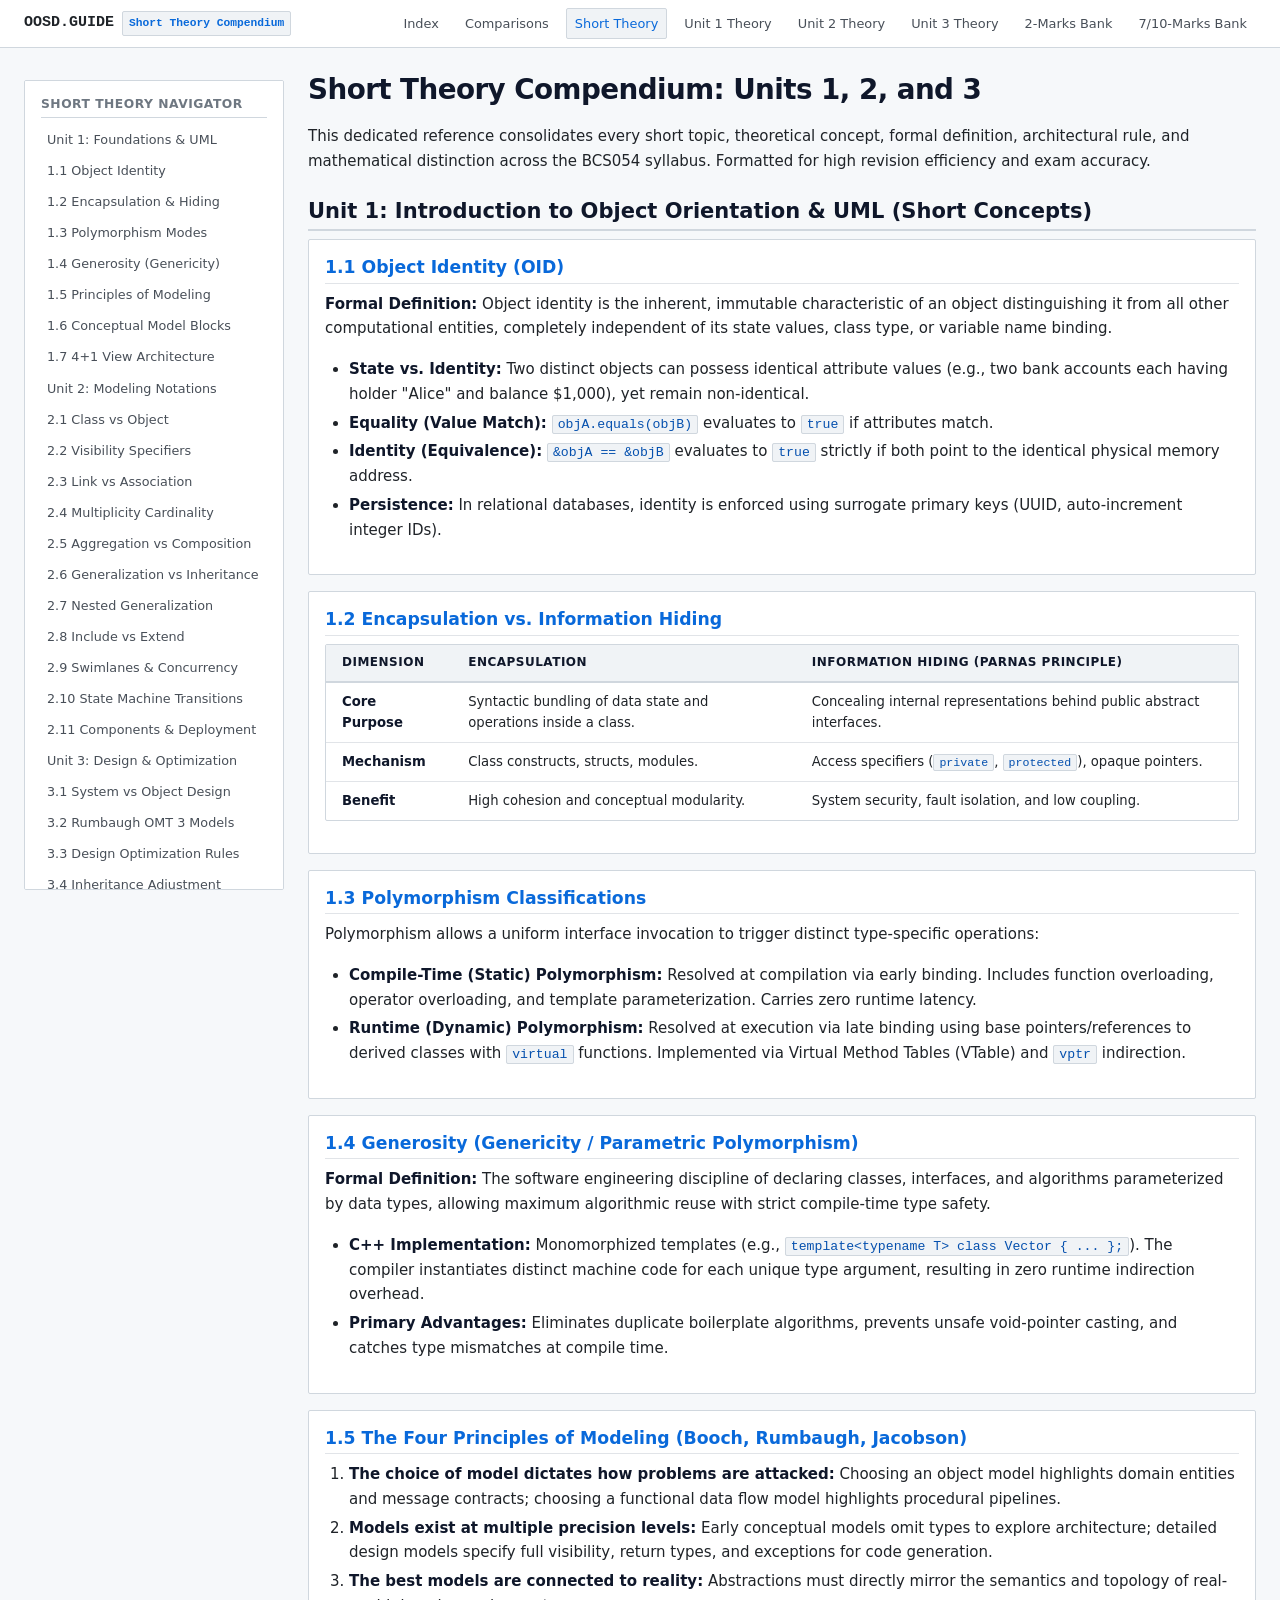
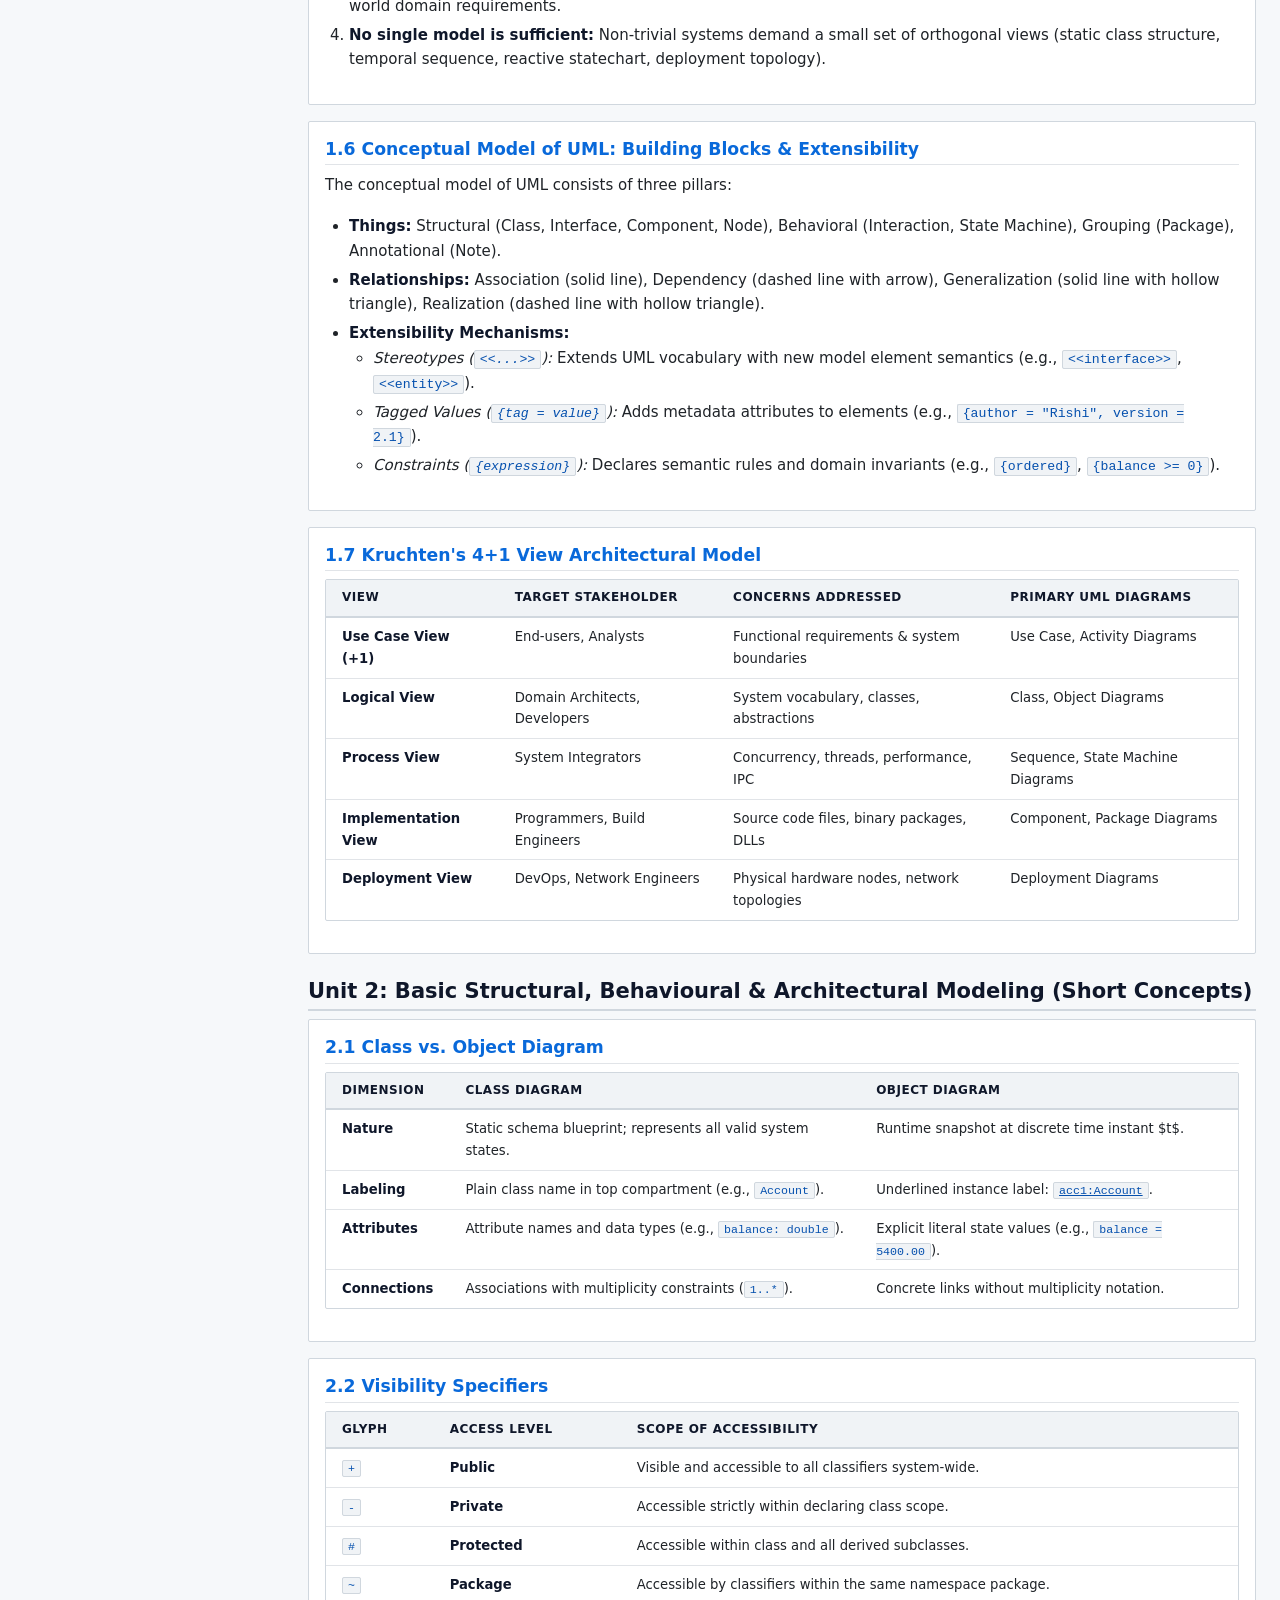
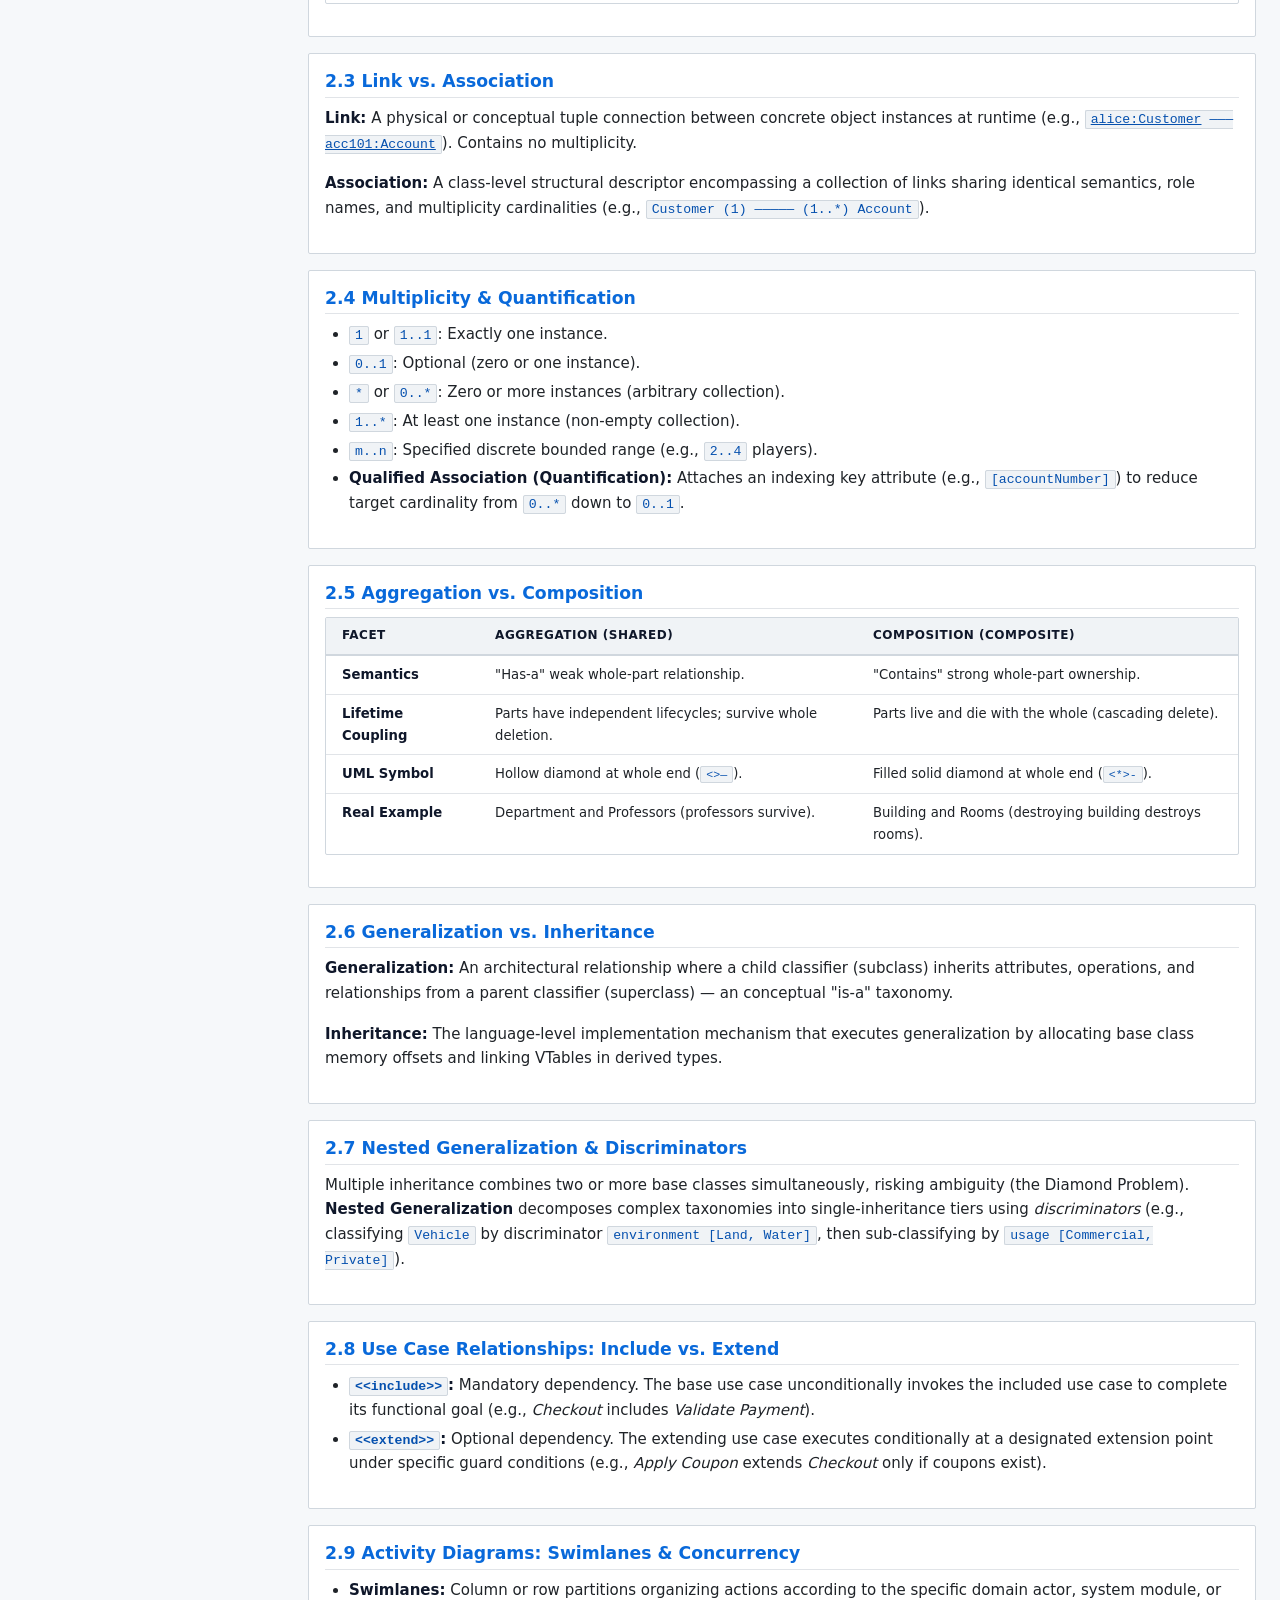
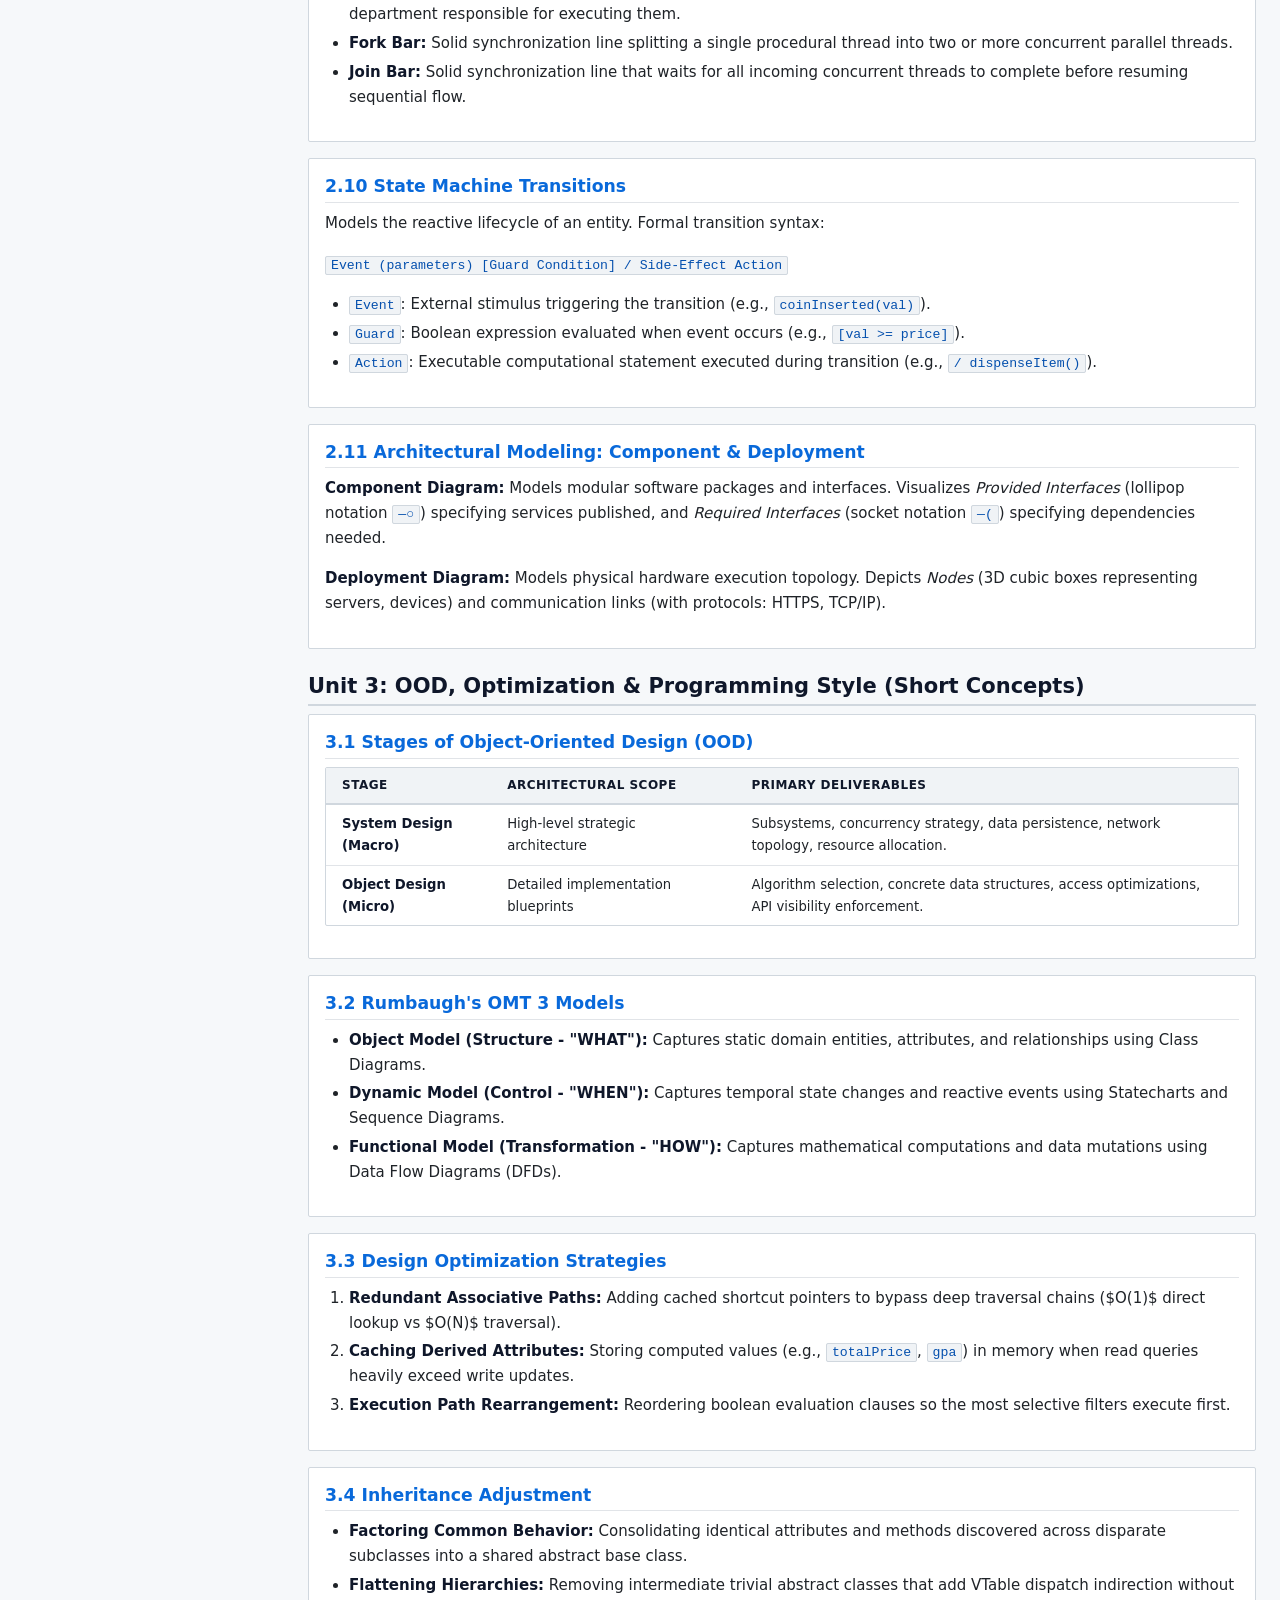
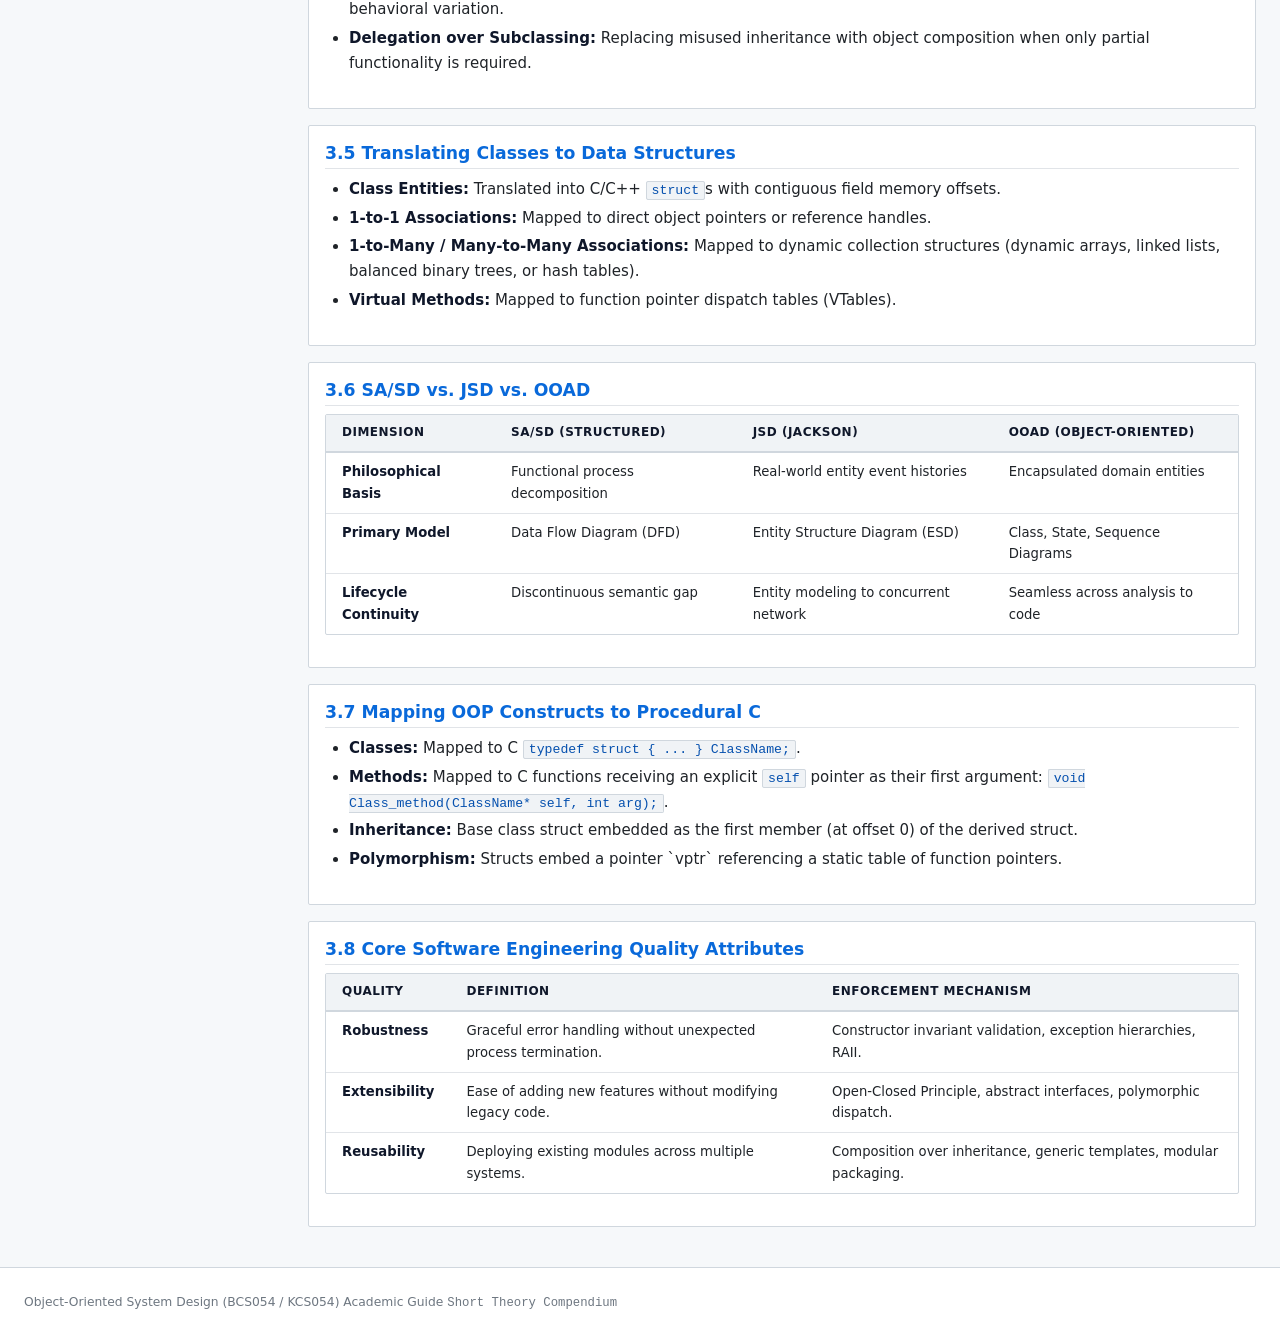
<file: short_theory.html>
<!DOCTYPE html>
<html lang="en">
<head>
  <meta charset="UTF-8">
  <meta name="viewport" content="width=device-width, initial-scale=1.0">
  <title>Short Theory Compendium (Units 1, 2, 3) | BCS054 Academic Guide</title>
  <meta name="description" content="Comprehensive theoretical compendium of all 2-mark topics, core definitions, architectural principles, and foundational concepts across Units 1, 2, and 3.">
  <link rel="stylesheet" href="css/style.css">
  <script defer src="js/main.js"></script>
</head>
<body>
  <header class="app-header">
    <div class="header-container">
      <div class="brand">
        <span>OOSD.GUIDE</span>
        <span class="brand-badge">Short Theory Compendium</span>
      </div>
      <nav class="nav-links">
        <a href="index.html">Index</a>
        <a href="comparisons.html">Comparisons</a>
        <a href="short_theory.html" class="active">Short Theory</a>
        <a href="unit1.html">Unit 1 Theory</a>
        <a href="unit2.html">Unit 2 Theory</a>
        <a href="unit3.html">Unit 3 Theory</a>
        <a href="2marks.html">2-Marks Bank</a>
        <a href="7marks.html">7/10-Marks Bank</a>
      </nav>
    </div>
  </header>

  <main class="app-main">
    <div class="layout-with-sidebar">
      <aside class="sidebar">
        <h3>Short Theory Navigator</h3>
        <ul>
          <li><a href="#u1-theory">Unit 1: Foundations & UML</a></li>
          <li><a href="#u1-identity">1.1 Object Identity</a></li>
          <li><a href="#u1-encapsulation">1.2 Encapsulation & Hiding</a></li>
          <li><a href="#u1-polymorphism">1.3 Polymorphism Modes</a></li>
          <li><a href="#u1-generosity">1.4 Generosity (Genericity)</a></li>
          <li><a href="#u1-modeling">1.5 Principles of Modeling</a></li>
          <li><a href="#u1-uml-blocks">1.6 Conceptual Model Blocks</a></li>
          <li><a href="#u1-views">1.7 4+1 View Architecture</a></li>
          <li><a href="#u2-theory">Unit 2: Modeling Notations</a></li>
          <li><a href="#u2-classes">2.1 Class vs Object</a></li>
          <li><a href="#u2-visibility">2.2 Visibility Specifiers</a></li>
          <li><a href="#u2-links">2.3 Link vs Association</a></li>
          <li><a href="#u2-multiplicity">2.4 Multiplicity Cardinality</a></li>
          <li><a href="#u2-agg-comp">2.5 Aggregation vs Composition</a></li>
          <li><a href="#u2-gen-inh">2.6 Generalization vs Inheritance</a></li>
          <li><a href="#u2-nested">2.7 Nested Generalization</a></li>
          <li><a href="#u2-usecase">2.8 Include vs Extend</a></li>
          <li><a href="#u2-activity">2.9 Swimlanes & Concurrency</a></li>
          <li><a href="#u2-state">2.10 State Machine Transitions</a></li>
          <li><a href="#u2-arch">2.11 Components & Deployment</a></li>
          <li><a href="#u3-theory">Unit 3: Design & Optimization</a></li>
          <li><a href="#u3-stages">3.1 System vs Object Design</a></li>
          <li><a href="#u3-omt">3.2 Rumbaugh OMT 3 Models</a></li>
          <li><a href="#u3-opt">3.3 Design Optimization Rules</a></li>
          <li><a href="#u3-adj">3.4 Inheritance Adjustment</a></li>
          <li><a href="#u3-ds">3.5 Class-to-Data-Structure</a></li>
          <li><a href="#u3-paradigms">3.6 SA/SD vs JSD vs OOAD</a></li>
          <li><a href="#u3-c-map">3.7 Mapping OOP to C</a></li>
          <li><a href="#u3-qualities">3.8 Robustness, Extensibility, Reuse</a></li>
        </ul>
      </aside>

      <article>
        <h1>Short Theory Compendium: Units 1, 2, and 3</h1>
        <p>This dedicated reference consolidates every short topic, theoretical concept, formal definition, architectural rule, and mathematical distinction across the BCS054 syllabus. Formatted for high revision efficiency and exam accuracy.</p>

        <!-- ================= UNIT 1 SHORT THEORY ================= -->
        <section id="u1-theory">
          <h2>Unit 1: Introduction to Object Orientation & UML (Short Concepts)</h2>

          <div class="topic-card" id="u1-identity">
            <h3>1.1 Object Identity (OID)</h3>
            <p><strong>Formal Definition:</strong> Object identity is the inherent, immutable characteristic of an object distinguishing it from all other computational entities, completely independent of its state values, class type, or variable name binding.</p>
            <ul>
              <li><strong>State vs. Identity:</strong> Two distinct objects can possess identical attribute values (e.g., two bank accounts each having holder "Alice" and balance $1,000), yet remain non-identical.</li>
              <li><strong>Equality (Value Match):</strong> <code>objA.equals(objB)</code> evaluates to <code>true</code> if attributes match.</li>
              <li><strong>Identity (Equivalence):</strong> <code>&amp;objA == &amp;objB</code> evaluates to <code>true</code> strictly if both point to the identical physical memory address.</li>
              <li><strong>Persistence:</strong> In relational databases, identity is enforced using surrogate primary keys (UUID, auto-increment integer IDs).</li>
            </ul>
          </div>

          <div class="topic-card" id="u1-encapsulation">
            <h3>1.2 Encapsulation vs. Information Hiding</h3>
            <div class="table-wrapper">
              <table>
                <thead>
                  <tr><th>Dimension</th><th>Encapsulation</th><th>Information Hiding (Parnas Principle)</th></tr>
                </thead>
                <tbody>
                  <tr><td><strong>Core Purpose</strong></td><td>Syntactic bundling of data state and operations inside a class.</td><td>Concealing internal representations behind public abstract interfaces.</td></tr>
                  <tr><td><strong>Mechanism</strong></td><td>Class constructs, structs, modules.</td><td>Access specifiers (<code>private</code>, <code>protected</code>), opaque pointers.</td></tr>
                  <tr><td><strong>Benefit</strong></td><td>High cohesion and conceptual modularity.</td><td>System security, fault isolation, and low coupling.</td></tr>
                </tbody>
              </table>
            </div>
          </div>

          <div class="topic-card" id="u1-polymorphism">
            <h3>1.3 Polymorphism Classifications</h3>
            <p>Polymorphism allows a uniform interface invocation to trigger distinct type-specific operations:</p>
            <ul>
              <li><strong>Compile-Time (Static) Polymorphism:</strong> Resolved at compilation via early binding. Includes function overloading, operator overloading, and template parameterization. Carries zero runtime latency.</li>
              <li><strong>Runtime (Dynamic) Polymorphism:</strong> Resolved at execution via late binding using base pointers/references to derived classes with <code>virtual</code> functions. Implemented via Virtual Method Tables (VTable) and <code>vptr</code> indirection.</li>
            </ul>
          </div>

          <div class="topic-card" id="u1-generosity">
            <h3>1.4 Generosity (Genericity / Parametric Polymorphism)</h3>
            <p><strong>Formal Definition:</strong> The software engineering discipline of declaring classes, interfaces, and algorithms parameterized by data types, allowing maximum algorithmic reuse with strict compile-time type safety.</p>
            <ul>
              <li><strong>C++ Implementation:</strong> Monomorphized templates (e.g., <code>template&lt;typename T&gt; class Vector { ... };</code>). The compiler instantiates distinct machine code for each unique type argument, resulting in zero runtime indirection overhead.</li>
              <li><strong>Primary Advantages:</strong> Eliminates duplicate boilerplate algorithms, prevents unsafe void-pointer casting, and catches type mismatches at compile time.</li>
            </ul>
          </div>

          <div class="topic-card" id="u1-modeling">
            <h3>1.5 The Four Principles of Modeling (Booch, Rumbaugh, Jacobson)</h3>
            <ol>
              <li><strong>The choice of model dictates how problems are attacked:</strong> Choosing an object model highlights domain entities and message contracts; choosing a functional data flow model highlights procedural pipelines.</li>
              <li><strong>Models exist at multiple precision levels:</strong> Early conceptual models omit types to explore architecture; detailed design models specify full visibility, return types, and exceptions for code generation.</li>
              <li><strong>The best models are connected to reality:</strong> Abstractions must directly mirror the semantics and topology of real-world domain requirements.</li>
              <li><strong>No single model is sufficient:</strong> Non-trivial systems demand a small set of orthogonal views (static class structure, temporal sequence, reactive statechart, deployment topology).</li>
            </ol>
          </div>

          <div class="topic-card" id="u1-uml-blocks">
            <h3>1.6 Conceptual Model of UML: Building Blocks & Extensibility</h3>
            <p>The conceptual model of UML consists of three pillars:</p>
            <ul>
              <li><strong>Things:</strong> Structural (Class, Interface, Component, Node), Behavioral (Interaction, State Machine), Grouping (Package), Annotational (Note).</li>
              <li><strong>Relationships:</strong> Association (solid line), Dependency (dashed line with arrow), Generalization (solid line with hollow triangle), Realization (dashed line with hollow triangle).</li>
              <li><strong>Extensibility Mechanisms:</strong>
                <ul>
                  <li><em>Stereotypes (<code>&lt;&lt;...&gt;&gt;</code>):</em> Extends UML vocabulary with new model element semantics (e.g., <code>&lt;&lt;interface&gt;&gt;</code>, <code>&lt;&lt;entity&gt;&gt;</code>).</li>
                  <li><em>Tagged Values (<code>{tag = value}</code>):</em> Adds metadata attributes to elements (e.g., <code>{author = "Rishi", version = 2.1}</code>).</li>
                  <li><em>Constraints (<code>{expression}</code>):</em> Declares semantic rules and domain invariants (e.g., <code>{ordered}</code>, <code>{balance &gt;= 0}</code>).</li>
                </ul>
              </li>
            </ul>
          </div>

          <div class="topic-card" id="u1-views">
            <h3>1.7 Kruchten's 4+1 View Architectural Model</h3>
            <div class="table-wrapper">
              <table>
                <thead>
                  <tr><th>View</th><th>Target Stakeholder</th><th>Concerns Addressed</th><th>Primary UML Diagrams</th></tr>
                </thead>
                <tbody>
                  <tr><td><strong>Use Case View (+1)</strong></td><td>End-users, Analysts</td><td>Functional requirements & system boundaries</td><td>Use Case, Activity Diagrams</td></tr>
                  <tr><td><strong>Logical View</strong></td><td>Domain Architects, Developers</td><td>System vocabulary, classes, abstractions</td><td>Class, Object Diagrams</td></tr>
                  <tr><td><strong>Process View</strong></td><td>System Integrators</td><td>Concurrency, threads, performance, IPC</td><td>Sequence, State Machine Diagrams</td></tr>
                  <tr><td><strong>Implementation View</strong></td><td>Programmers, Build Engineers</td><td>Source code files, binary packages, DLLs</td><td>Component, Package Diagrams</td></tr>
                  <tr><td><strong>Deployment View</strong></td><td>DevOps, Network Engineers</td><td>Physical hardware nodes, network topologies</td><td>Deployment Diagrams</td></tr>
                </tbody>
              </table>
            </div>
          </div>
        </section>

        <!-- ================= UNIT 2 SHORT THEORY ================= -->
        <section id="u2-theory">
          <h2>Unit 2: Basic Structural, Behavioural & Architectural Modeling (Short Concepts)</h2>

          <div class="topic-card" id="u2-classes">
            <h3>2.1 Class vs. Object Diagram</h3>
            <div class="table-wrapper">
              <table>
                <thead>
                  <tr><th>Dimension</th><th>Class Diagram</th><th>Object Diagram</th></tr>
                </thead>
                <tbody>
                  <tr><td><strong>Nature</strong></td><td>Static schema blueprint; represents all valid system states.</td><td>Runtime snapshot at discrete time instant $t$.</td></tr>
                  <tr><td><strong>Labeling</strong></td><td>Plain class name in top compartment (e.g., <code>Account</code>).</td><td>Underlined instance label: <code><u>acc1:Account</u></code>.</td></tr>
                  <tr><td><strong>Attributes</strong></td><td>Attribute names and data types (e.g., <code>balance: double</code>).</td><td>Explicit literal state values (e.g., <code>balance = 5400.00</code>).</td></tr>
                  <tr><td><strong>Connections</strong></td><td>Associations with multiplicity constraints (<code>1..*</code>).</td><td>Concrete links without multiplicity notation.</td></tr>
                </tbody>
              </table>
            </div>
          </div>

          <div class="topic-card" id="u2-visibility">
            <h3>2.2 Visibility Specifiers</h3>
            <div class="table-wrapper">
              <table>
                <thead>
                  <tr><th>Glyph</th><th>Access Level</th><th>Scope of Accessibility</th></tr>
                </thead>
                <tbody>
                  <tr><td><code>+</code></td><td><strong>Public</strong></td><td>Visible and accessible to all classifiers system-wide.</td></tr>
                  <tr><td><code>-</code></td><td><strong>Private</strong></td><td>Accessible strictly within declaring class scope.</td></tr>
                  <tr><td><code>#</code></td><td><strong>Protected</strong></td><td>Accessible within class and all derived subclasses.</td></tr>
                  <tr><td><code>~</code></td><td><strong>Package</strong></td><td>Accessible by classifiers within the same namespace package.</td></tr>
                </tbody>
              </table>
            </div>
          </div>

          <div class="topic-card" id="u2-links">
            <h3>2.3 Link vs. Association</h3>
            <p><strong>Link:</strong> A physical or conceptual tuple connection between concrete object instances at runtime (e.g., <code><u>alice:Customer</u> ——— <u>acc101:Account</u></code>). Contains no multiplicity.</p>
            <p><strong>Association:</strong> A class-level structural descriptor encompassing a collection of links sharing identical semantics, role names, and multiplicity cardinalities (e.g., <code>Customer (1) ————— (1..*) Account</code>).</p>
          </div>

          <div class="topic-card" id="u2-multiplicity">
            <h3>2.4 Multiplicity & Quantification</h3>
            <ul>
              <li><code>1</code> or <code>1..1</code>: Exactly one instance.</li>
              <li><code>0..1</code>: Optional (zero or one instance).</li>
              <li><code>*</code> or <code>0..*</code>: Zero or more instances (arbitrary collection).</li>
              <li><code>1..*</code>: At least one instance (non-empty collection).</li>
              <li><code>m..n</code>: Specified discrete bounded range (e.g., <code>2..4</code> players).</li>
              <li><strong>Qualified Association (Quantification):</strong> Attaches an indexing key attribute (e.g., <code>[accountNumber]</code>) to reduce target cardinality from <code>0..*</code> down to <code>0..1</code>.</li>
            </ul>
          </div>

          <div class="topic-card" id="u2-agg-comp">
            <h3>2.5 Aggregation vs. Composition</h3>
            <div class="table-wrapper">
              <table>
                <thead>
                  <tr><th>Facet</th><th>Aggregation (Shared)</th><th>Composition (Composite)</th></tr>
                </thead>
                <tbody>
                  <tr><td><strong>Semantics</strong></td><td>"Has-a" weak whole-part relationship.</td><td>"Contains" strong whole-part ownership.</td></tr>
                  <tr><td><strong>Lifetime Coupling</strong></td><td>Parts have independent lifecycles; survive whole deletion.</td><td>Parts live and die with the whole (cascading delete).</td></tr>
                  <tr><td><strong>UML Symbol</strong></td><td>Hollow diamond at whole end (<code>&lt;&gt;—</code>).</td><td>Filled solid diamond at whole end (<code>&lt;*>-</code>).</td></tr>
                  <tr><td><strong>Real Example</strong></td><td>Department and Professors (professors survive).</td><td>Building and Rooms (destroying building destroys rooms).</td></tr>
                </tbody>
              </table>
            </div>
          </div>

          <div class="topic-card" id="u2-gen-inh">
            <h3>2.6 Generalization vs. Inheritance</h3>
            <p><strong>Generalization:</strong> An architectural relationship where a child classifier (subclass) inherits attributes, operations, and relationships from a parent classifier (superclass) — an conceptual "is-a" taxonomy.</p>
            <p><strong>Inheritance:</strong> The language-level implementation mechanism that executes generalization by allocating base class memory offsets and linking VTables in derived types.</p>
          </div>

          <div class="topic-card" id="u2-nested">
            <h3>2.7 Nested Generalization & Discriminators</h3>
            <p>Multiple inheritance combines two or more base classes simultaneously, risking ambiguity (the Diamond Problem). <strong>Nested Generalization</strong> decomposes complex taxonomies into single-inheritance tiers using <em>discriminators</em> (e.g., classifying <code>Vehicle</code> by discriminator <code>environment [Land, Water]</code>, then sub-classifying by <code>usage [Commercial, Private]</code>).</p>
          </div>

          <div class="topic-card" id="u2-usecase">
            <h3>2.8 Use Case Relationships: Include vs. Extend</h3>
            <ul>
              <li><strong><code>&lt;&lt;include&gt;&gt;</code>:</strong> Mandatory dependency. The base use case unconditionally invokes the included use case to complete its functional goal (e.g., <em>Checkout</em> includes <em>Validate Payment</em>).</li>
              <li><strong><code>&lt;&lt;extend&gt;&gt;</code>:</strong> Optional dependency. The extending use case executes conditionally at a designated extension point under specific guard conditions (e.g., <em>Apply Coupon</em> extends <em>Checkout</em> only if coupons exist).</li>
            </ul>
          </div>

          <div class="topic-card" id="u2-activity">
            <h3>2.9 Activity Diagrams: Swimlanes & Concurrency</h3>
            <ul>
              <li><strong>Swimlanes:</strong> Column or row partitions organizing actions according to the specific domain actor, system module, or department responsible for executing them.</li>
              <li><strong>Fork Bar:</strong> Solid synchronization line splitting a single procedural thread into two or more concurrent parallel threads.</li>
              <li><strong>Join Bar:</strong> Solid synchronization line that waits for all incoming concurrent threads to complete before resuming sequential flow.</li>
            </ul>
          </div>

          <div class="topic-card" id="u2-state">
            <h3>2.10 State Machine Transitions</h3>
            <p>Models the reactive lifecycle of an entity. Formal transition syntax:</p>
            <p><code>Event (parameters) [Guard Condition] / Side-Effect Action</code></p>
            <ul>
              <li><code>Event</code>: External stimulus triggering the transition (e.g., <code>coinInserted(val)</code>).</li>
              <li><code>Guard</code>: Boolean expression evaluated when event occurs (e.g., <code>[val &gt;= price]</code>).</li>
              <li><code>Action</code>: Executable computational statement executed during transition (e.g., <code>/ dispenseItem()</code>).</li>
            </ul>
          </div>

          <div class="topic-card" id="u2-arch">
            <h3>2.11 Architectural Modeling: Component & Deployment</h3>
            <p><strong>Component Diagram:</strong> Models modular software packages and interfaces. Visualizes <em>Provided Interfaces</em> (lollipop notation <code>—○</code>) specifying services published, and <em>Required Interfaces</em> (socket notation <code>—(</code>) specifying dependencies needed.</p>
            <p><strong>Deployment Diagram:</strong> Models physical hardware execution topology. Depicts <em>Nodes</em> (3D cubic boxes representing servers, devices) and communication links (with protocols: HTTPS, TCP/IP).</p>
          </div>
        </section>

        <!-- ================= UNIT 3 SHORT THEORY ================= -->
        <section id="u3-theory">
          <h2>Unit 3: OOD, Optimization & Programming Style (Short Concepts)</h2>

          <div class="topic-card" id="u3-stages">
            <h3>3.1 Stages of Object-Oriented Design (OOD)</h3>
            <div class="table-wrapper">
              <table>
                <thead>
                  <tr><th>Stage</th><th>Architectural Scope</th><th>Primary Deliverables</th></tr>
                </thead>
                <tbody>
                  <tr><td><strong>System Design (Macro)</strong></td><td>High-level strategic architecture</td><td>Subsystems, concurrency strategy, data persistence, network topology, resource allocation.</td></tr>
                  <tr><td><strong>Object Design (Micro)</strong></td><td>Detailed implementation blueprints</td><td>Algorithm selection, concrete data structures, access optimizations, API visibility enforcement.</td></tr>
                </tbody>
              </table>
            </div>
          </div>

          <div class="topic-card" id="u3-omt">
            <h3>3.2 Rumbaugh's OMT 3 Models</h3>
            <ul>
              <li><strong>Object Model (Structure - "WHAT"):</strong> Captures static domain entities, attributes, and relationships using Class Diagrams.</li>
              <li><strong>Dynamic Model (Control - "WHEN"):</strong> Captures temporal state changes and reactive events using Statecharts and Sequence Diagrams.</li>
              <li><strong>Functional Model (Transformation - "HOW"):</strong> Captures mathematical computations and data mutations using Data Flow Diagrams (DFDs).</li>
            </ul>
          </div>

          <div class="topic-card" id="u3-opt">
            <h3>3.3 Design Optimization Strategies</h3>
            <ol>
              <li><strong>Redundant Associative Paths:</strong> Adding cached shortcut pointers to bypass deep traversal chains ($O(1)$ direct lookup vs $O(N)$ traversal).</li>
              <li><strong>Caching Derived Attributes:</strong> Storing computed values (e.g., <code>totalPrice</code>, <code>gpa</code>) in memory when read queries heavily exceed write updates.</li>
              <li><strong>Execution Path Rearrangement:</strong> Reordering boolean evaluation clauses so the most selective filters execute first.</li>
            </ol>
          </div>

          <div class="topic-card" id="u3-adj">
            <h3>3.4 Inheritance Adjustment</h3>
            <ul>
              <li><strong>Factoring Common Behavior:</strong> Consolidating identical attributes and methods discovered across disparate subclasses into a shared abstract base class.</li>
              <li><strong>Flattening Hierarchies:</strong> Removing intermediate trivial abstract classes that add VTable dispatch indirection without behavioral variation.</li>
              <li><strong>Delegation over Subclassing:</strong> Replacing misused inheritance with object composition when only partial functionality is required.</li>
            </ul>
          </div>

          <div class="topic-card" id="u3-ds">
            <h3>3.5 Translating Classes to Data Structures</h3>
            <ul>
              <li><strong>Class Entities:</strong> Translated into C/C++ <code>struct</code>s with contiguous field memory offsets.</li>
              <li><strong>1-to-1 Associations:</strong> Mapped to direct object pointers or reference handles.</li>
              <li><strong>1-to-Many / Many-to-Many Associations:</strong> Mapped to dynamic collection structures (dynamic arrays, linked lists, balanced binary trees, or hash tables).</li>
              <li><strong>Virtual Methods:</strong> Mapped to function pointer dispatch tables (VTables).</li>
            </ul>
          </div>

          <div class="topic-card" id="u3-paradigms">
            <h3>3.6 SA/SD vs. JSD vs. OOAD</h3>
            <div class="table-wrapper">
              <table>
                <thead>
                  <tr><th>Dimension</th><th>SA/SD (Structured)</th><th>JSD (Jackson)</th><th>OOAD (Object-Oriented)</th></tr>
                </thead>
                <tbody>
                  <tr><td><strong>Philosophical Basis</strong></td><td>Functional process decomposition</td><td>Real-world entity event histories</td><td>Encapsulated domain entities</td></tr>
                  <tr><td><strong>Primary Model</strong></td><td>Data Flow Diagram (DFD)</td><td>Entity Structure Diagram (ESD)</td><td>Class, State, Sequence Diagrams</td></tr>
                  <tr><td><strong>Lifecycle Continuity</strong></td><td>Discontinuous semantic gap</td><td>Entity modeling to concurrent network</td><td>Seamless across analysis to code</td></tr>
                </tbody>
              </table>
            </div>
          </div>

          <div class="topic-card" id="u3-c-map">
            <h3>3.7 Mapping OOP Constructs to Procedural C</h3>
            <ul>
              <li><strong>Classes:</strong> Mapped to C <code>typedef struct { ... } ClassName;</code>.</li>
              <li><strong>Methods:</strong> Mapped to C functions receiving an explicit <code>self</code> pointer as their first argument: <code>void Class_method(ClassName* self, int arg);</code>.</li>
              <li><strong>Inheritance:</strong> Base class struct embedded as the first member (at offset 0) of the derived struct.</li>
              <li><strong>Polymorphism:</strong> Structs embed a pointer `vptr` referencing a static table of function pointers.</li>
            </ul>
          </div>

          <div class="topic-card" id="u3-qualities">
            <h3>3.8 Core Software Engineering Quality Attributes</h3>
            <div class="table-wrapper">
              <table>
                <thead>
                  <tr><th>Quality</th><th>Definition</th><th>Enforcement Mechanism</th></tr>
                </thead>
                <tbody>
                  <tr><td><strong>Robustness</strong></td><td>Graceful error handling without unexpected process termination.</td><td>Constructor invariant validation, exception hierarchies, RAII.</td></tr>
                  <tr><td><strong>Extensibility</strong></td><td>Ease of adding new features without modifying legacy code.</td><td>Open-Closed Principle, abstract interfaces, polymorphic dispatch.</td></tr>
                  <tr><td><strong>Reusability</strong></td><td>Deploying existing modules across multiple systems.</td><td>Composition over inheritance, generic templates, modular packaging.</td></tr>
                </tbody>
              </table>
            </div>
          </div>
        </section>
      </article>
    </div>
  </main>

  <footer class="app-footer">
    <span>Object-Oriented System Design (BCS054 / KCS054) Academic Guide</span>
    <span class="footer-meta">Short Theory Compendium</span>
  </footer>
</body>
</html>
</file>
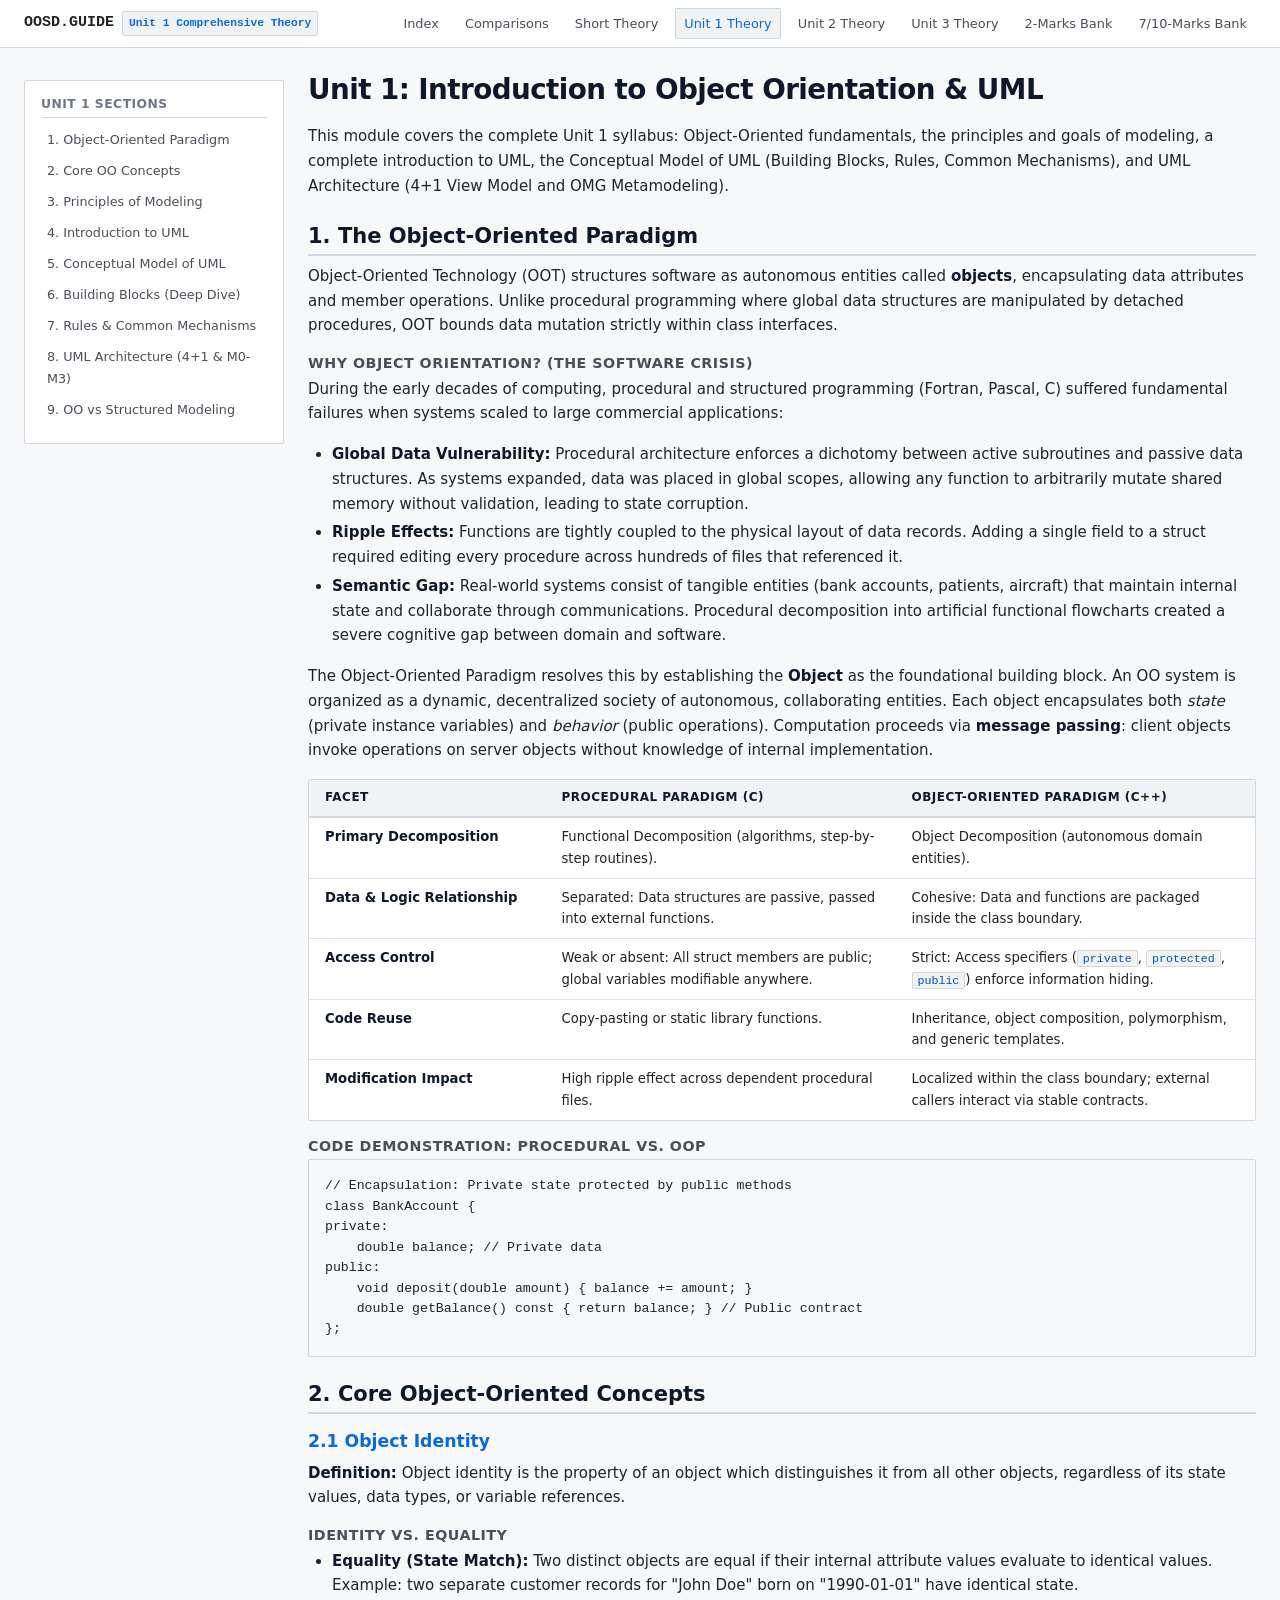
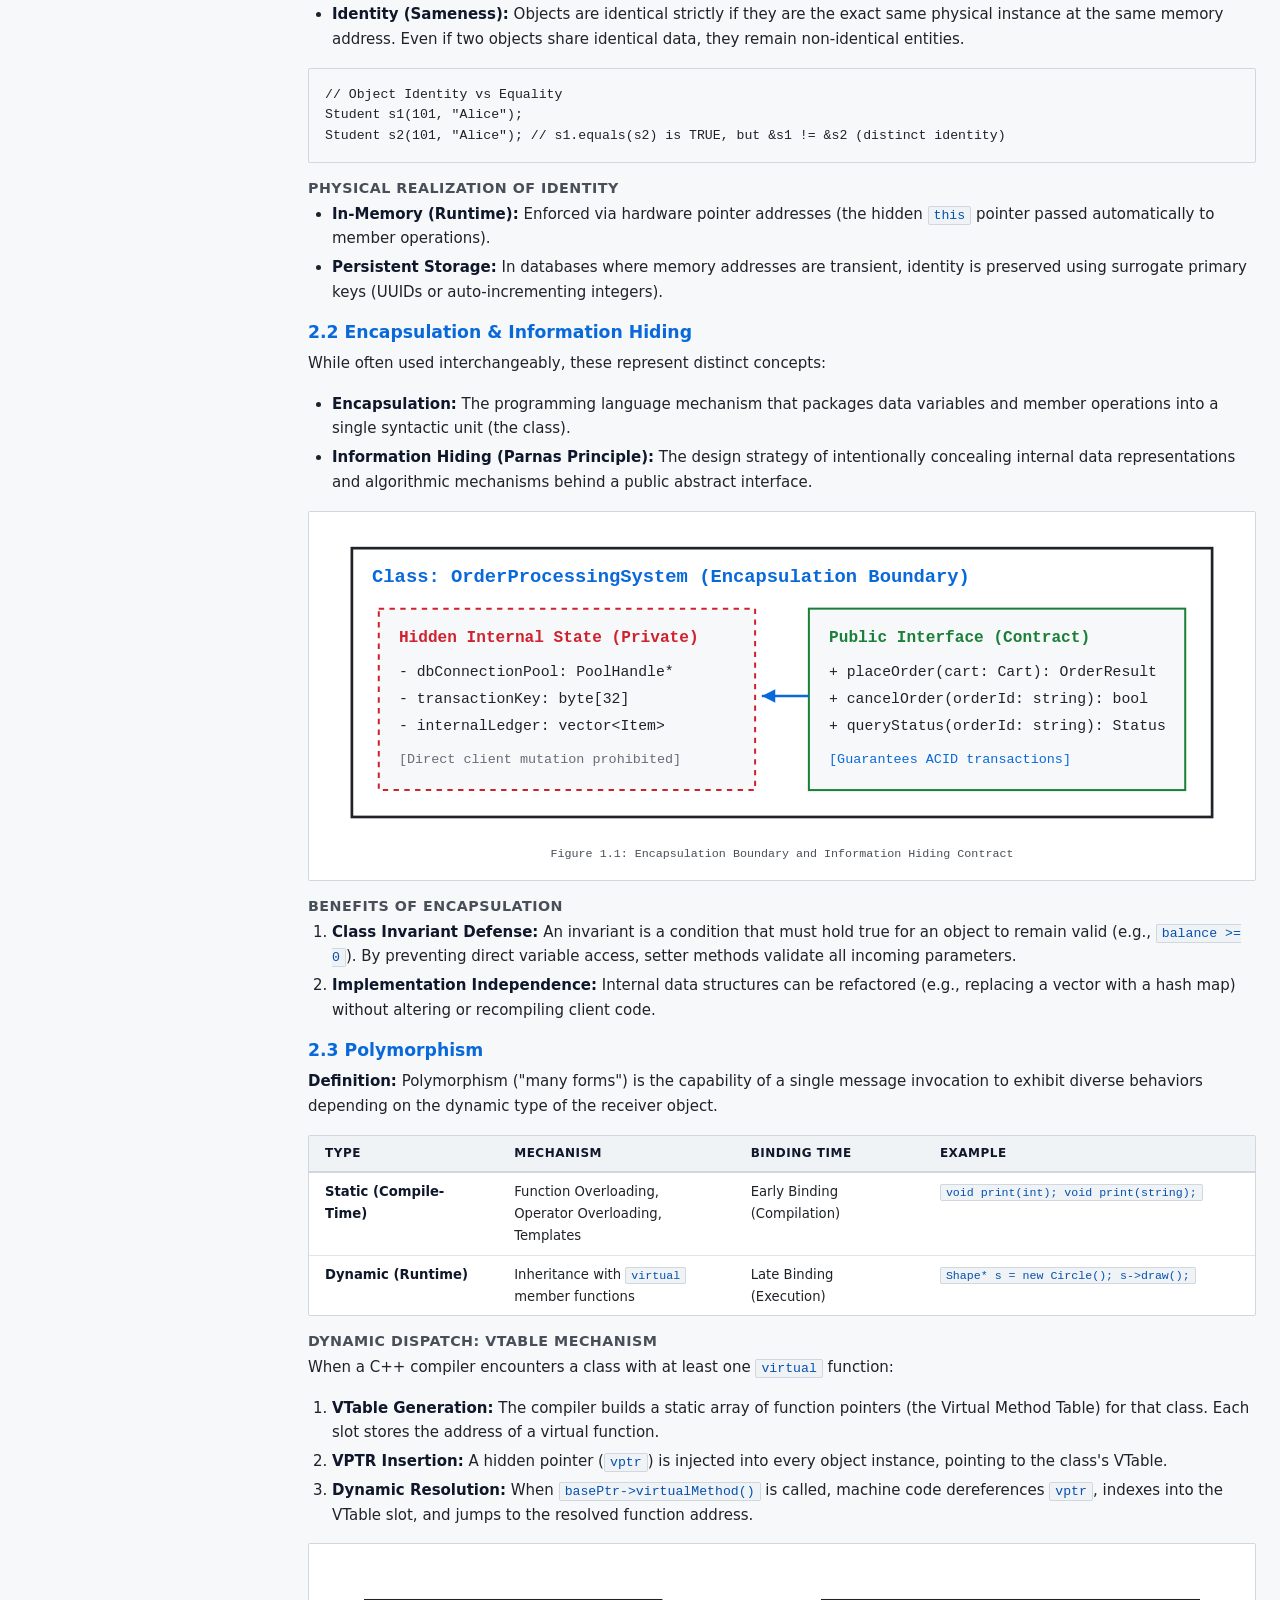
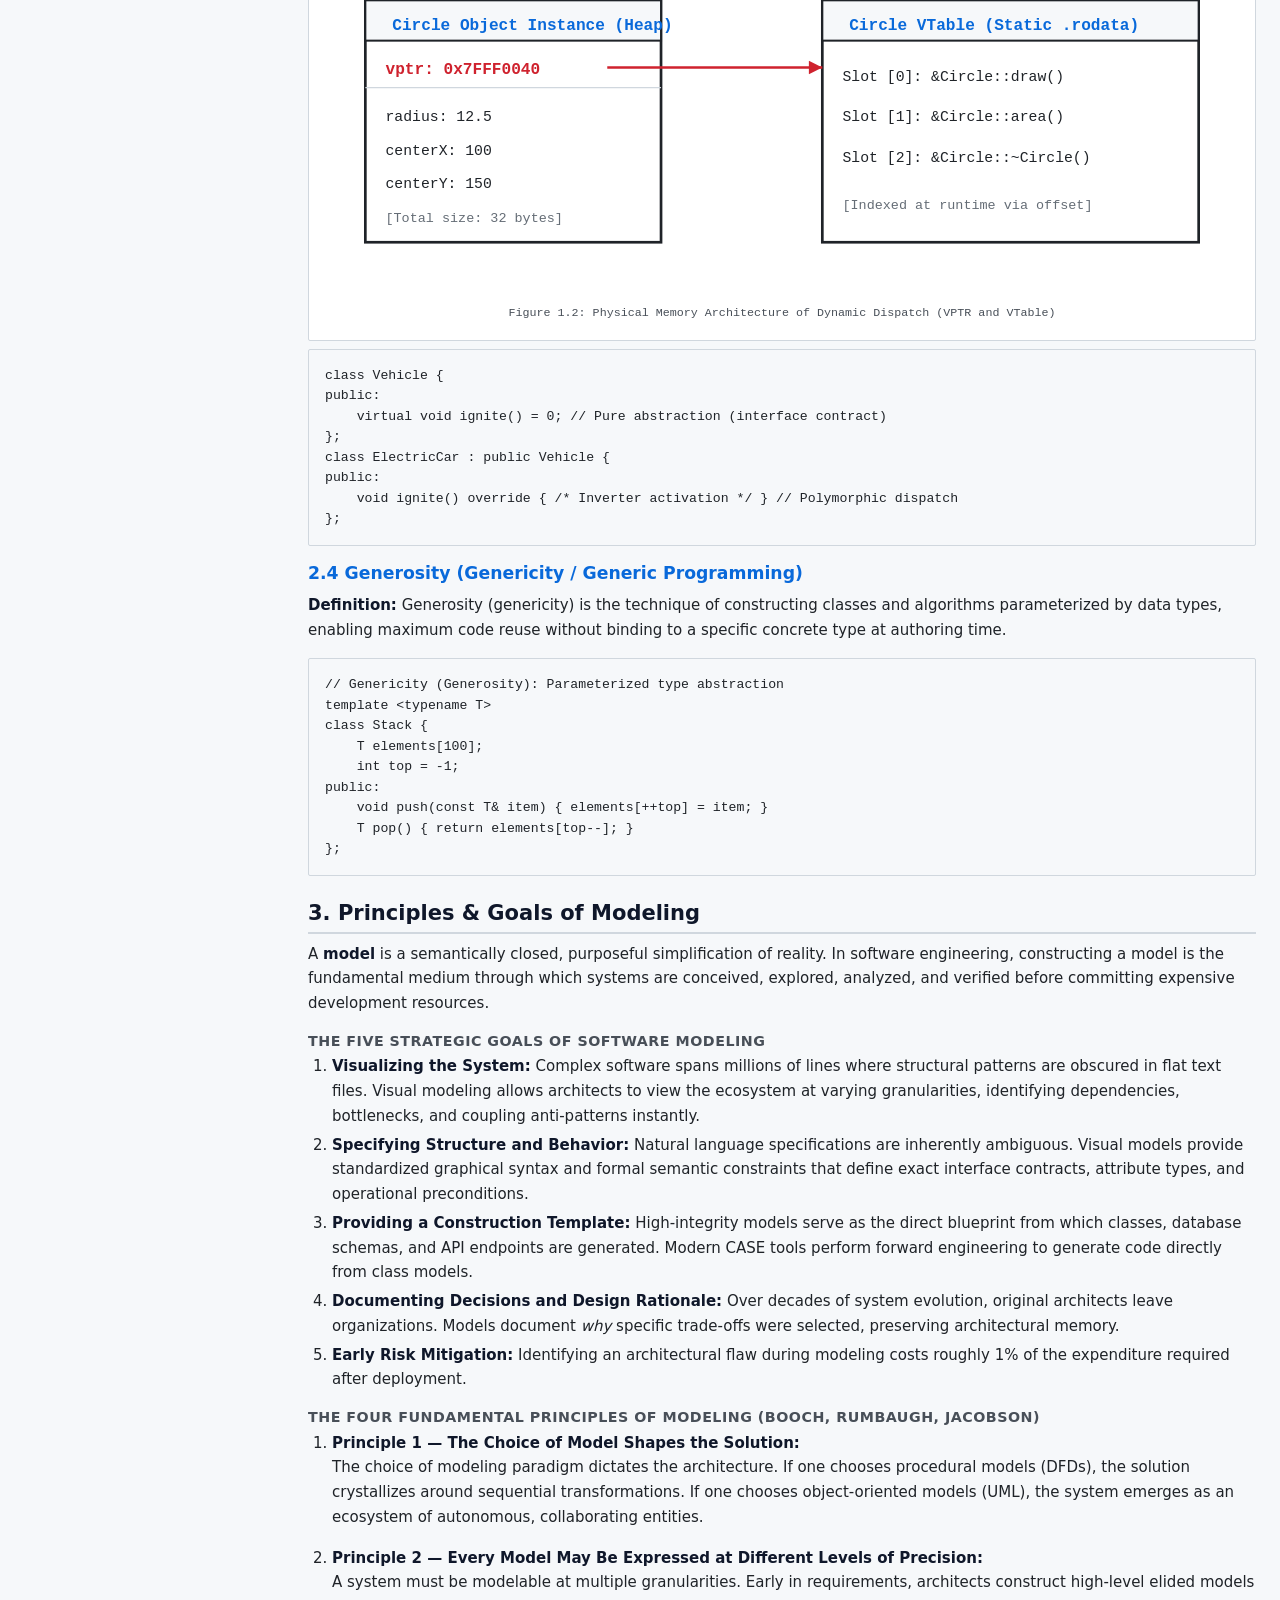
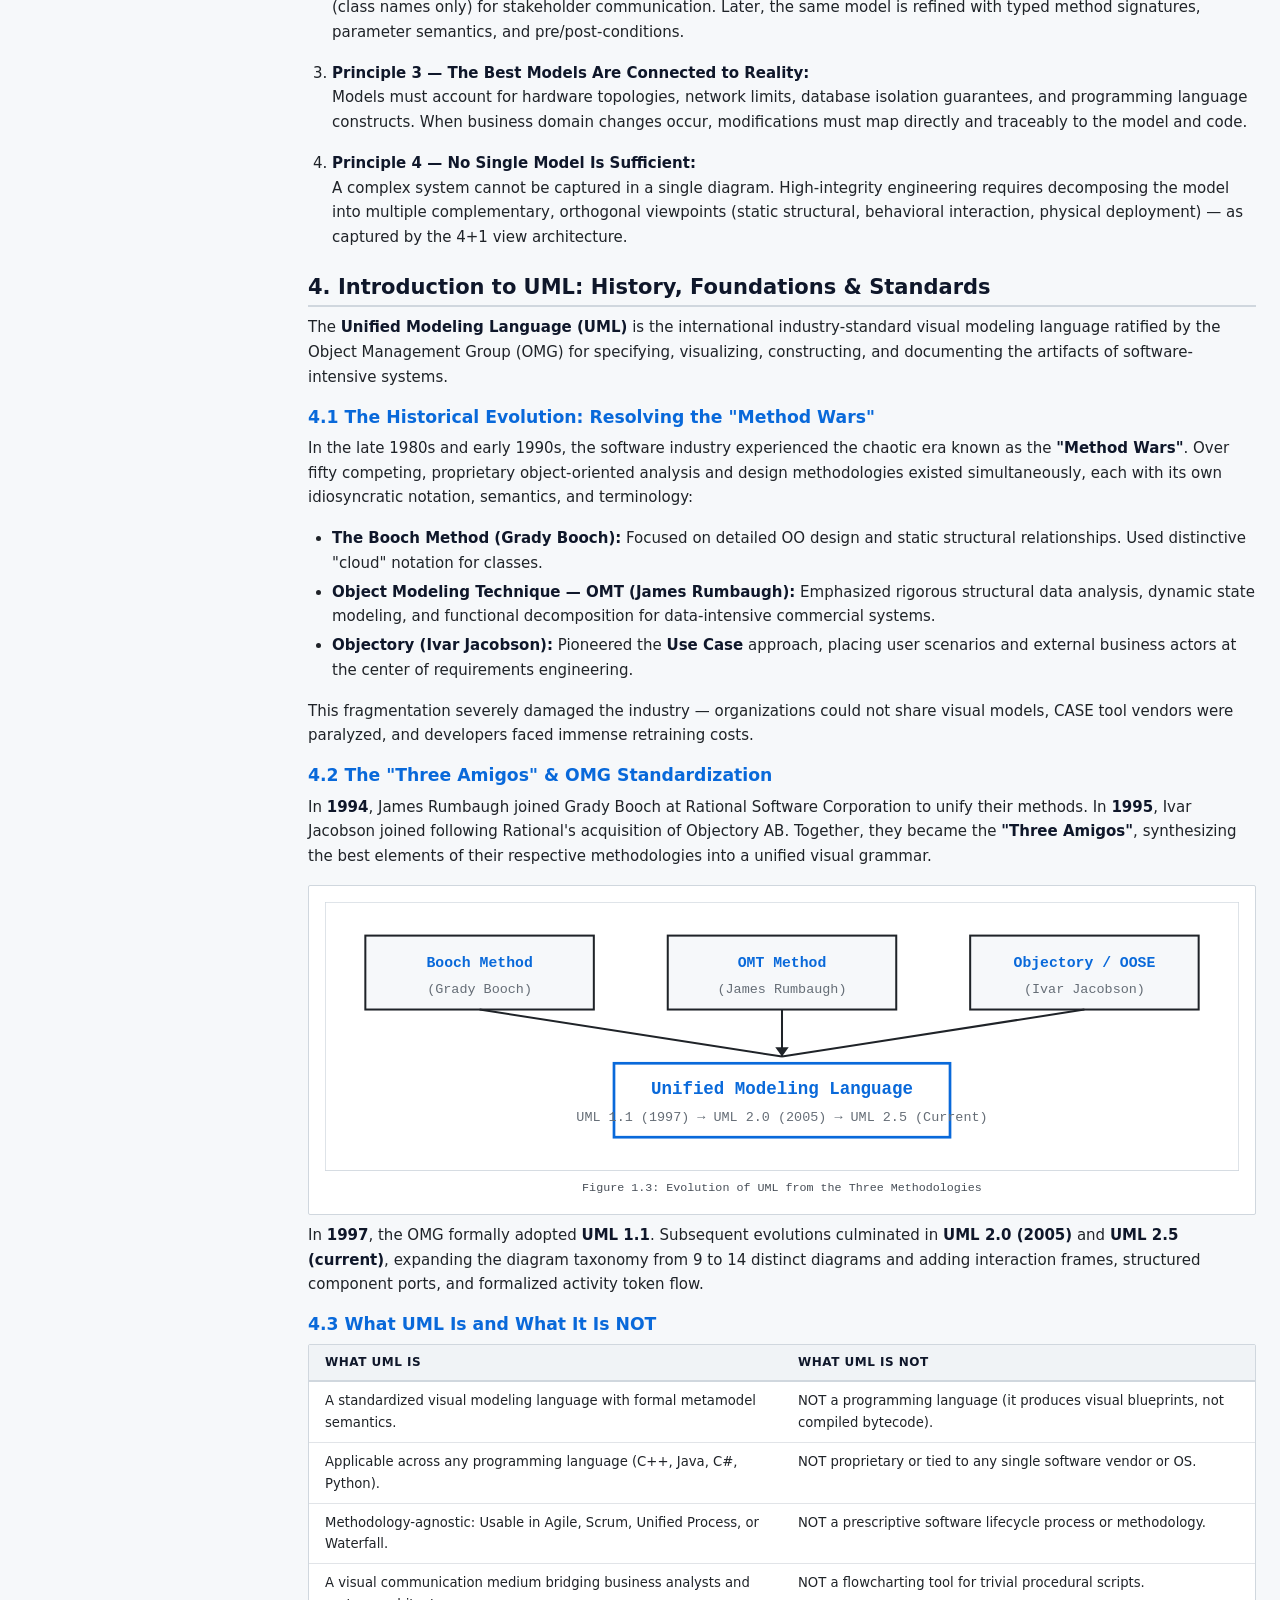
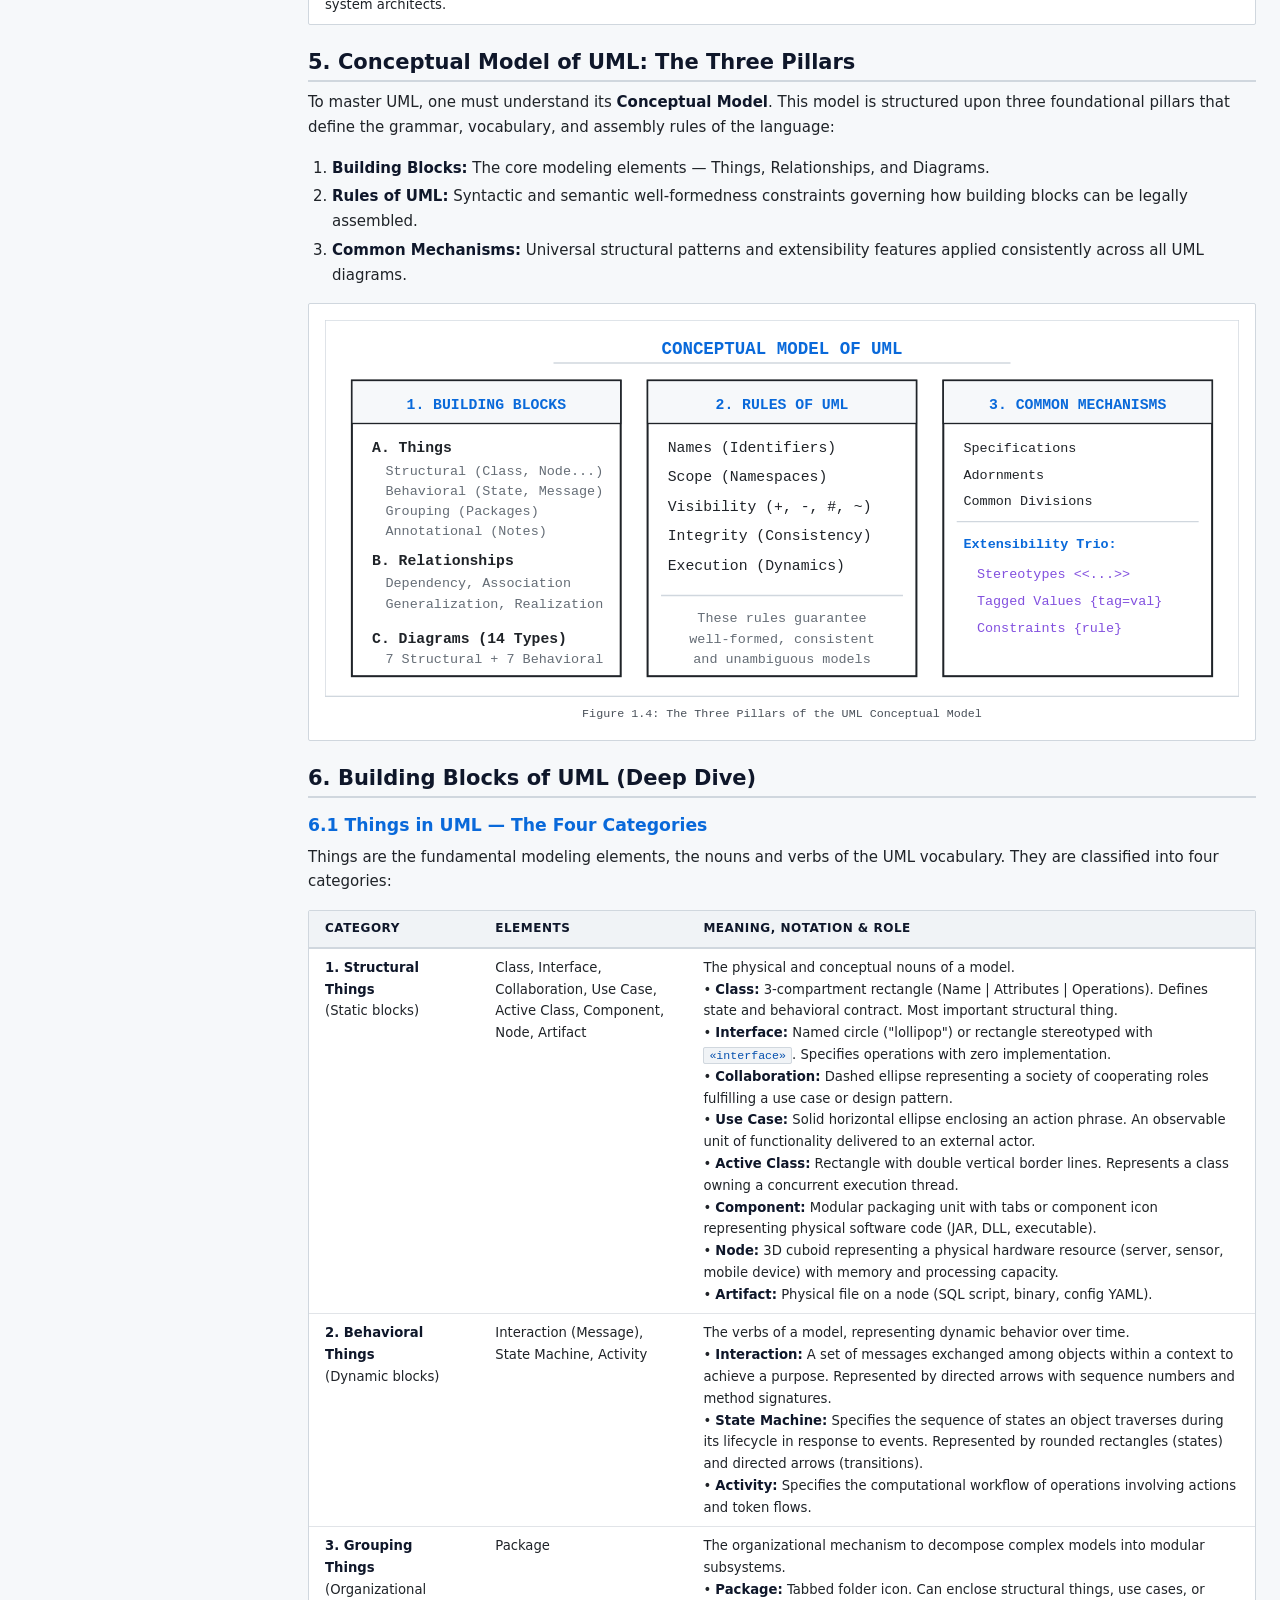
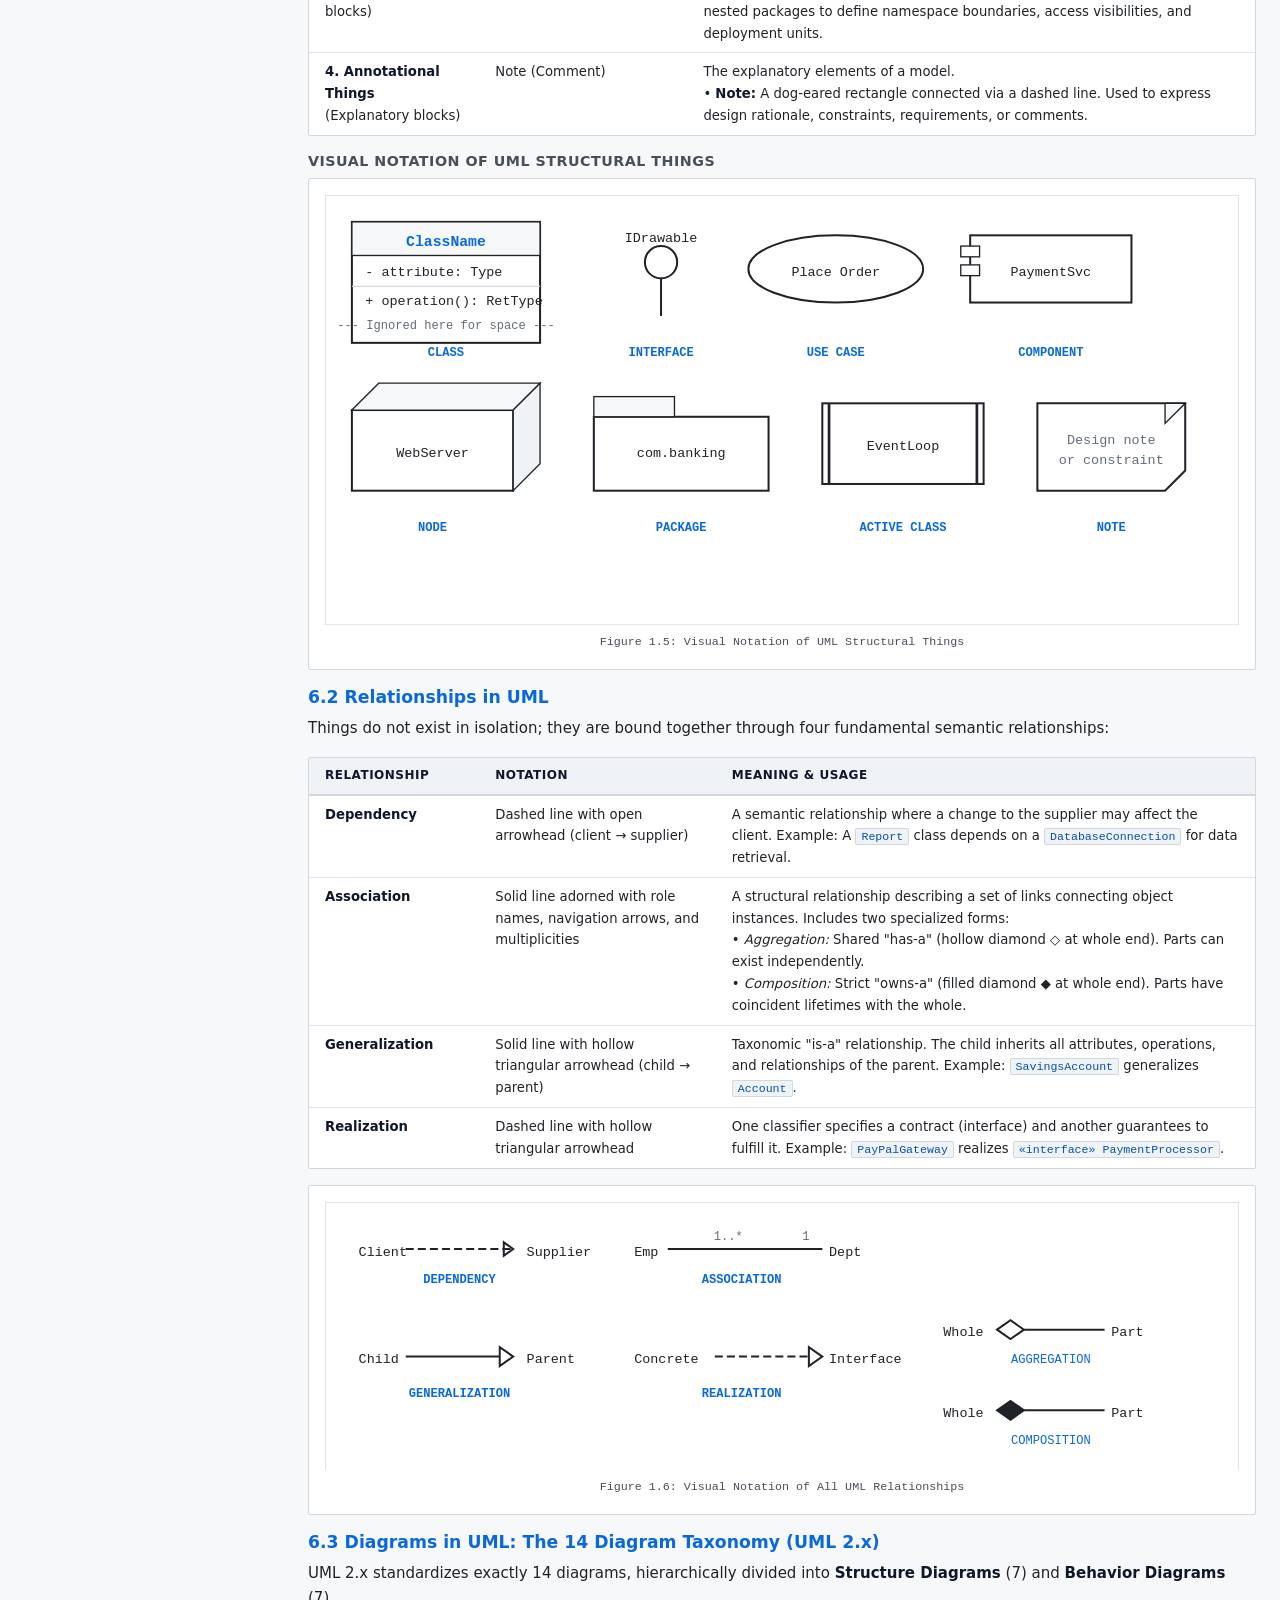
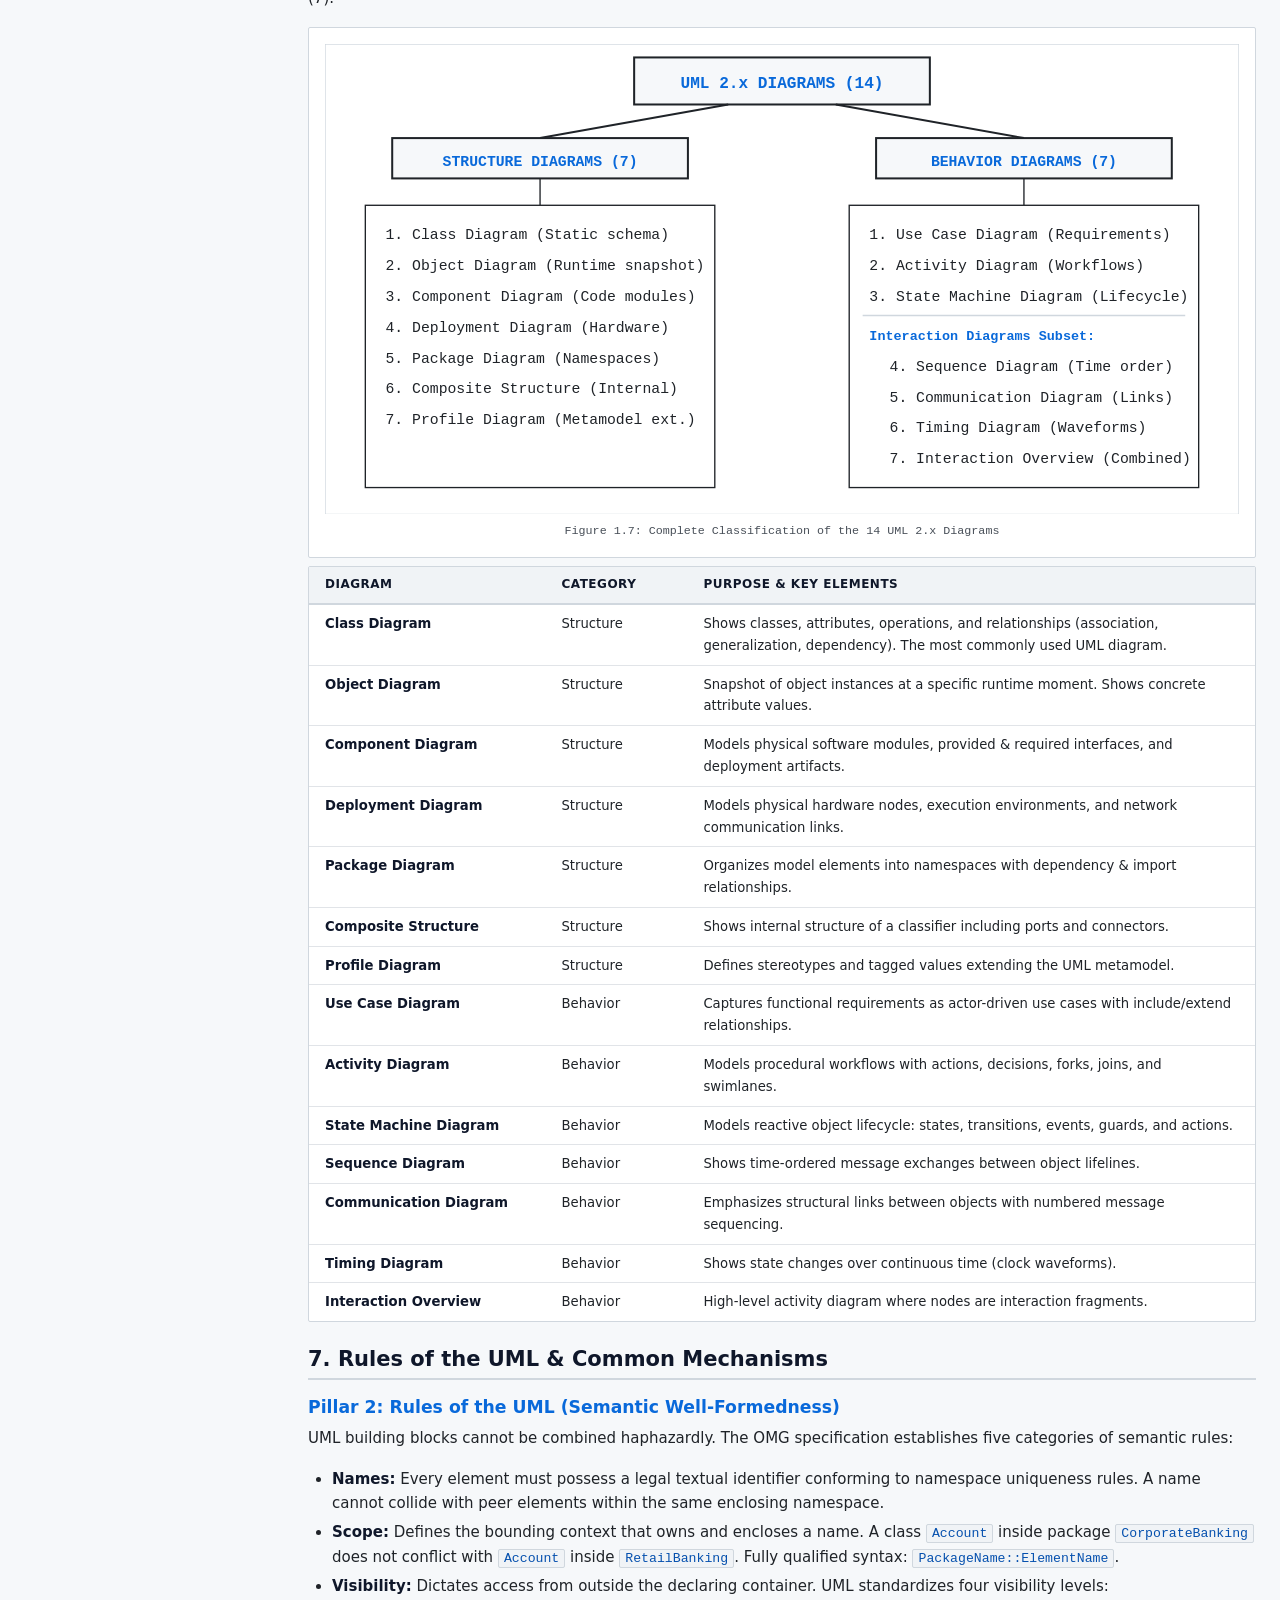
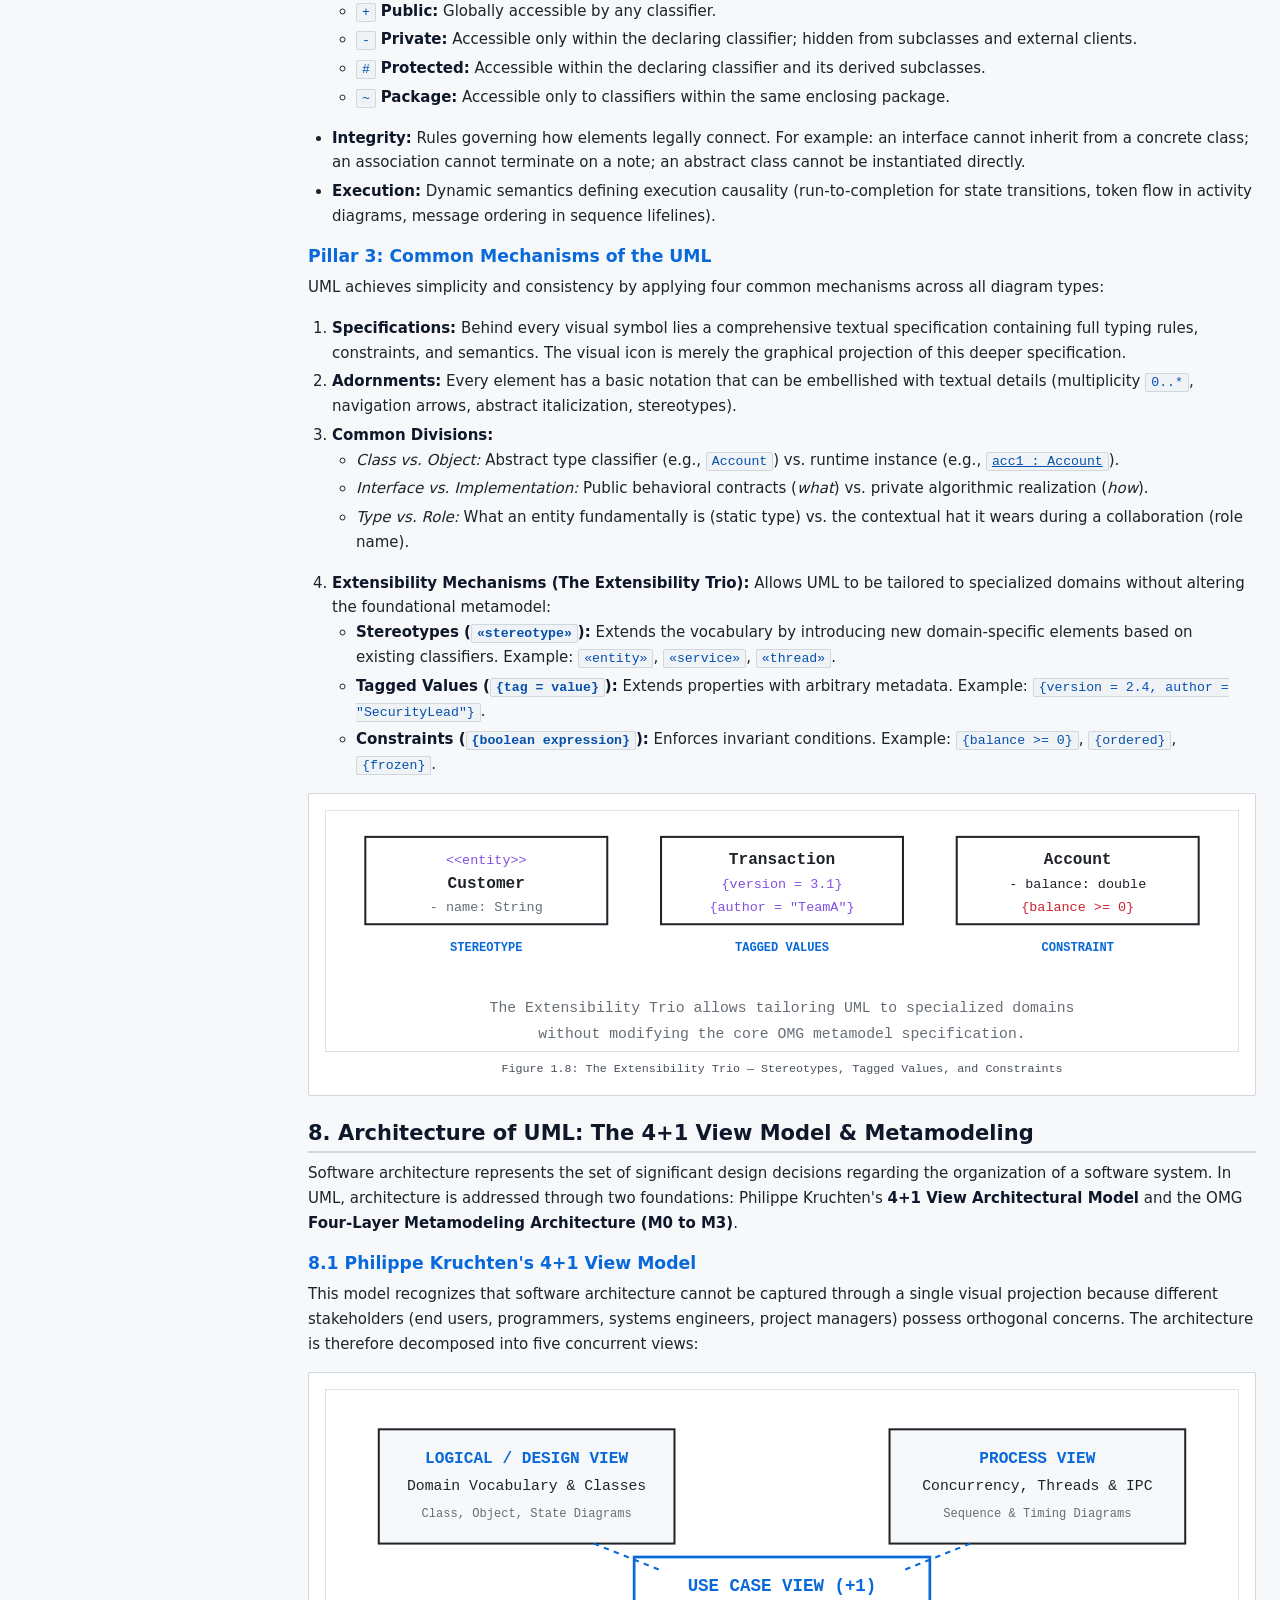
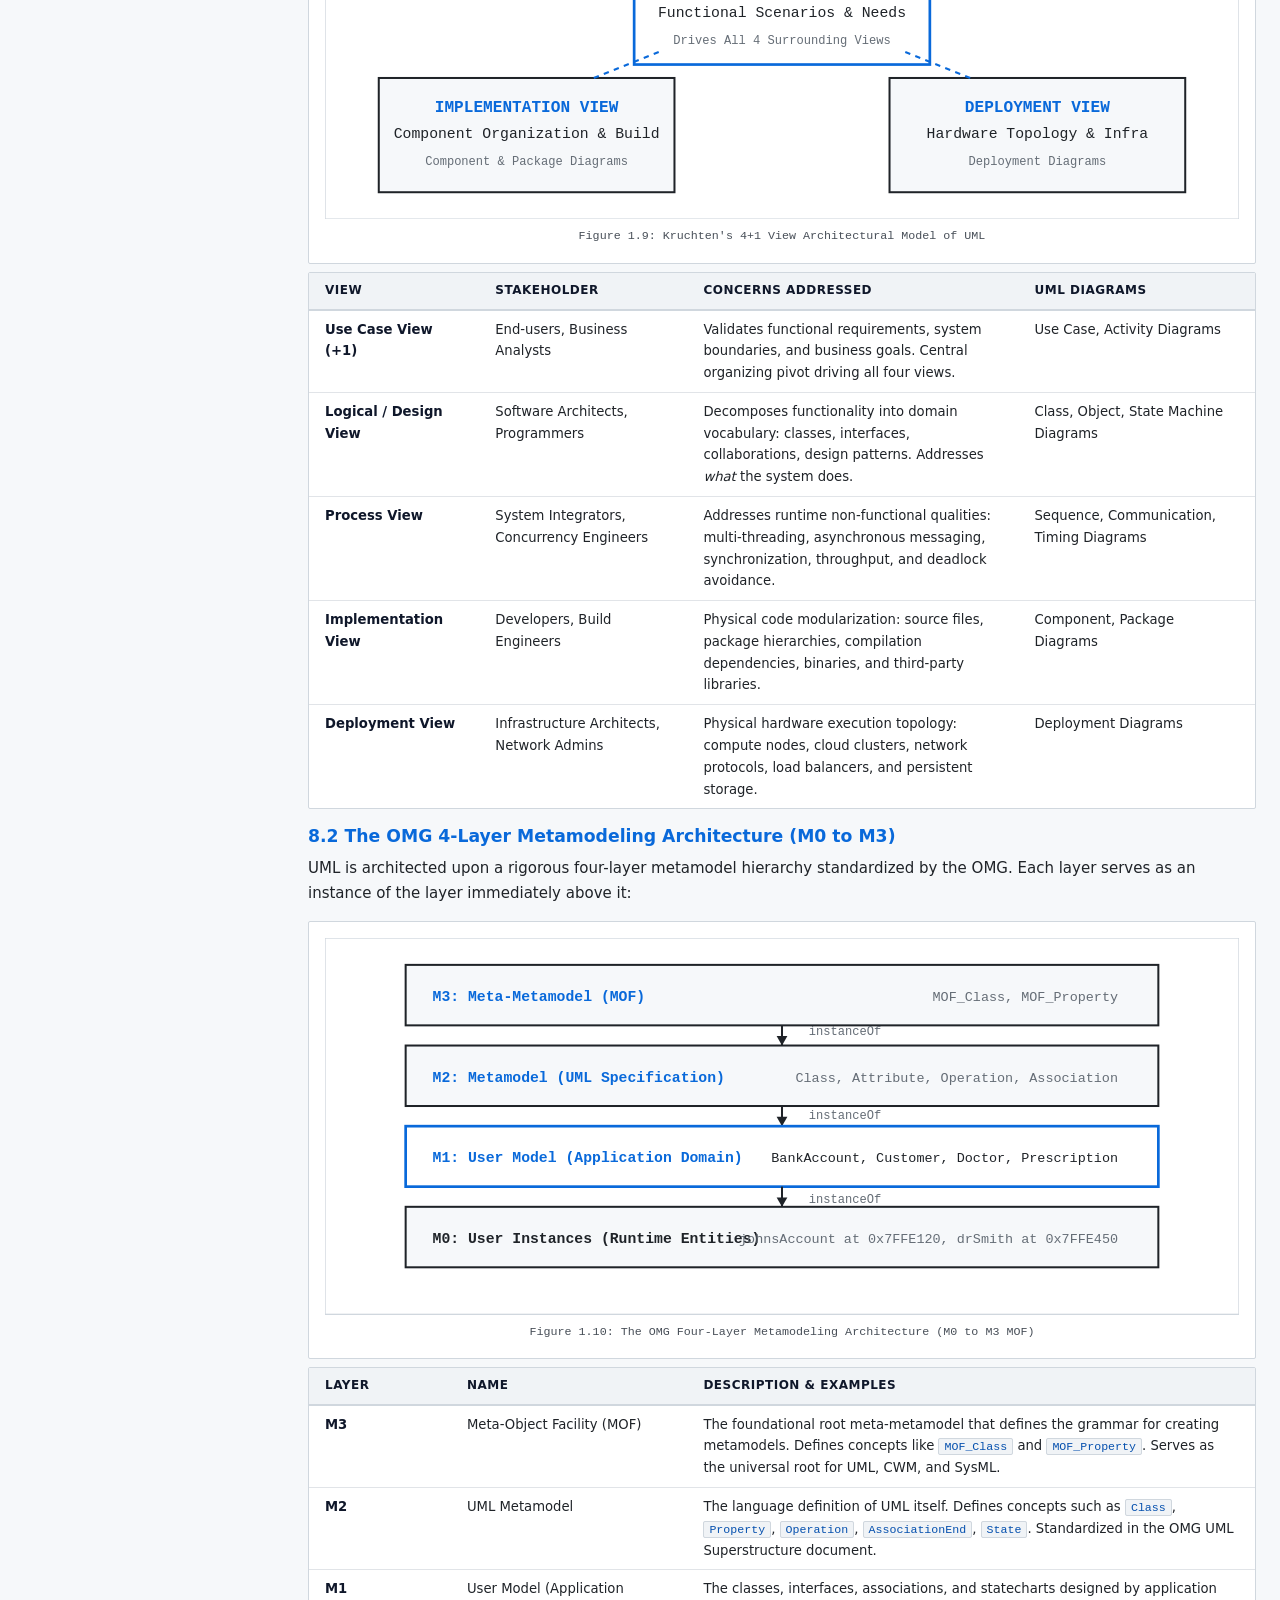
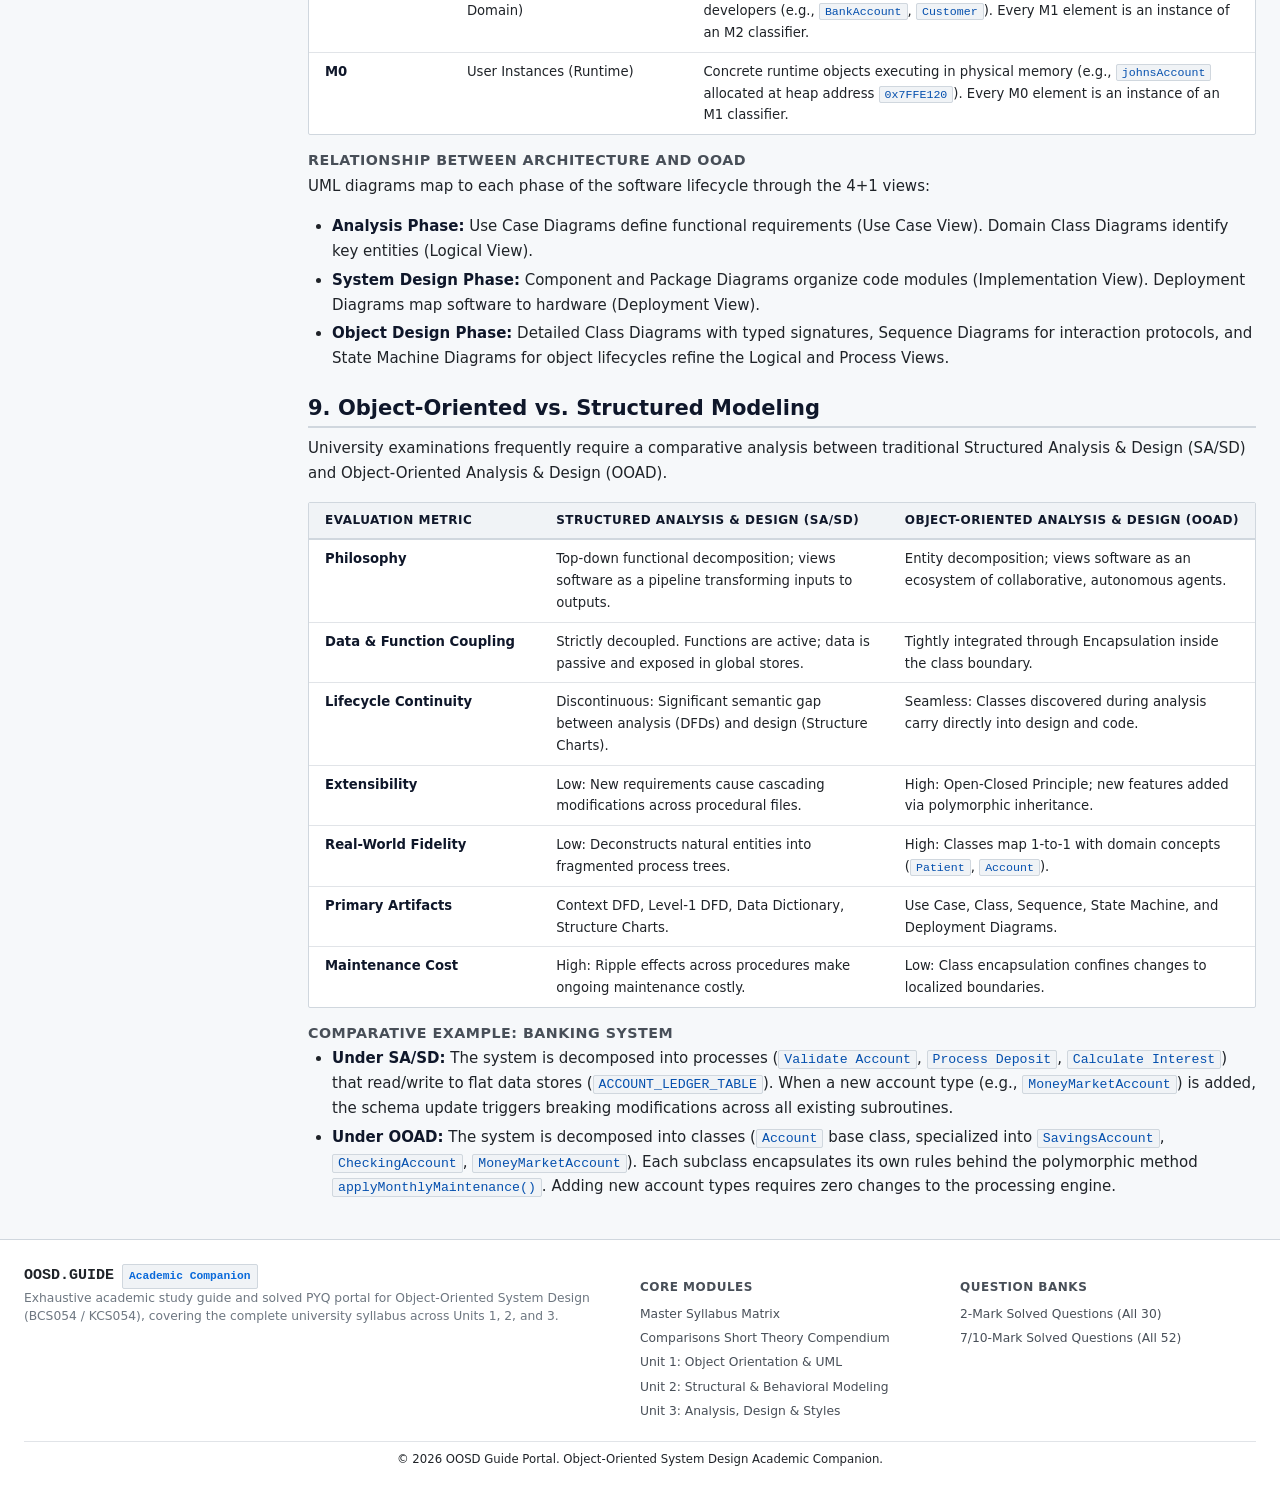
<file: unit1.html>
<!DOCTYPE html>
<html lang="en">
<head>
  <meta charset="UTF-8">
  <meta name="viewport" content="width=device-width, initial-scale=1.0">
  <title>Unit 1: Object Orientation & UML Fundamentals | BCS054 Academic Guide</title>
  <meta name="description" content="Exhaustive academic study guide for Unit 1 of Object-Oriented System Design (BCS054/KCS054) - Object Orientation, Modeling Principles, Introduction to UML, Conceptual Model of UML, and UML Architecture.">
  <link rel="stylesheet" href="css/style.css">
  <script defer src="js/main.js"></script>
</head>
<body>
  <header class="app-header">
    <div class="header-container">
      <div class="brand">
        <span>OOSD.GUIDE</span>
        <span class="brand-badge">Unit 1 Comprehensive Theory</span>
      </div>
      <nav class="nav-links">
        <a href="index.html">Index</a>
        <a href="comparisons.html">Comparisons</a>
        <a href="short_theory.html">Short Theory</a>
        <a href="unit1.html" class="active">Unit 1 Theory</a>
        <a href="unit2.html">Unit 2 Theory</a>
        <a href="unit3.html">Unit 3 Theory</a>
        <a href="2marks.html">2-Marks Bank</a>
        <a href="7marks.html">7/10-Marks Bank</a>
      </nav>
    </div>
  </header>

  <main class="app-main">
    <div class="layout-with-sidebar">
      <aside class="sidebar">
        <h3>Unit 1 Sections</h3>
        <ul>
          <li><a href="#sec-oo-paradigm">1. Object-Oriented Paradigm</a></li>
          <li><a href="#sec-oo-concepts">2. Core OO Concepts</a></li>
          <li><a href="#sec-modeling-principles">3. Principles of Modeling</a></li>
          <li><a href="#sec-intro-uml">4. Introduction to UML</a></li>
          <li><a href="#sec-conceptual-model">5. Conceptual Model of UML</a></li>
          <li><a href="#sec-building-blocks">6. Building Blocks (Deep Dive)</a></li>
          <li><a href="#sec-rules-mechanisms">7. Rules & Common Mechanisms</a></li>
          <li><a href="#sec-architecture">8. UML Architecture (4+1 & M0-M3)</a></li>
          <li><a href="#sec-comparison">9. OO vs Structured Modeling</a></li>
        </ul>
      </aside>

      <article>
        <h1>Unit 1: Introduction to Object Orientation & UML</h1>
        <p>This module covers the complete Unit 1 syllabus: Object-Oriented fundamentals, the principles and goals of modeling, a complete introduction to UML, the Conceptual Model of UML (Building Blocks, Rules, Common Mechanisms), and UML Architecture (4+1 View Model and OMG Metamodeling).</p>

        <!-- ======================================================== -->
        <!-- 1. Object-Oriented Paradigm                               -->
        <!-- ======================================================== -->
        <section id="sec-oo-paradigm">
          <h2>1. The Object-Oriented Paradigm</h2>
          <p>Object-Oriented Technology (OOT) structures software as autonomous entities called <strong>objects</strong>, encapsulating data attributes and member operations. Unlike procedural programming where global data structures are manipulated by detached procedures, OOT bounds data mutation strictly within class interfaces.</p>

          <h4>Why Object Orientation? (The Software Crisis)</h4>
          <p>During the early decades of computing, procedural and structured programming (Fortran, Pascal, C) suffered fundamental failures when systems scaled to large commercial applications:</p>
          <ul>
            <li><strong>Global Data Vulnerability:</strong> Procedural architecture enforces a dichotomy between active subroutines and passive data structures. As systems expanded, data was placed in global scopes, allowing any function to arbitrarily mutate shared memory without validation, leading to state corruption.</li>
            <li><strong>Ripple Effects:</strong> Functions are tightly coupled to the physical layout of data records. Adding a single field to a struct required editing every procedure across hundreds of files that referenced it.</li>
            <li><strong>Semantic Gap:</strong> Real-world systems consist of tangible entities (bank accounts, patients, aircraft) that maintain internal state and collaborate through communications. Procedural decomposition into artificial functional flowcharts created a severe cognitive gap between domain and software.</li>
          </ul>

          <p>The Object-Oriented Paradigm resolves this by establishing the <strong>Object</strong> as the foundational building block. An OO system is organized as a dynamic, decentralized society of autonomous, collaborating entities. Each object encapsulates both <em>state</em> (private instance variables) and <em>behavior</em> (public operations). Computation proceeds via <strong>message passing</strong>: client objects invoke operations on server objects without knowledge of internal implementation.</p>

          <div class="table-wrapper">
            <table>
              <thead>
                <tr>
                  <th style="width: 25%;">Facet</th>
                  <th style="width: 37%;">Procedural Paradigm (C)</th>
                  <th style="width: 38%;">Object-Oriented Paradigm (C++)</th>
                </tr>
              </thead>
              <tbody>
                <tr>
                  <td><strong>Primary Decomposition</strong></td>
                  <td>Functional Decomposition (algorithms, step-by-step routines).</td>
                  <td>Object Decomposition (autonomous domain entities).</td>
                </tr>
                <tr>
                  <td><strong>Data & Logic Relationship</strong></td>
                  <td>Separated: Data structures are passive, passed into external functions.</td>
                  <td>Cohesive: Data and functions are packaged inside the class boundary.</td>
                </tr>
                <tr>
                  <td><strong>Access Control</strong></td>
                  <td>Weak or absent: All struct members are public; global variables modifiable anywhere.</td>
                  <td>Strict: Access specifiers (<code>private</code>, <code>protected</code>, <code>public</code>) enforce information hiding.</td>
                </tr>
                <tr>
                  <td><strong>Code Reuse</strong></td>
                  <td>Copy-pasting or static library functions.</td>
                  <td>Inheritance, object composition, polymorphism, and generic templates.</td>
                </tr>
                <tr>
                  <td><strong>Modification Impact</strong></td>
                  <td>High ripple effect across dependent procedural files.</td>
                  <td>Localized within the class boundary; external callers interact via stable contracts.</td>
                </tr>
              </tbody>
            </table>
          </div>

          <h4>Code Demonstration: Procedural vs. OOP</h4>
          <pre><code>// Encapsulation: Private state protected by public methods
class BankAccount {
private:
    double balance; // Private data
public:
    void deposit(double amount) { balance += amount; }
    double getBalance() const { return balance; } // Public contract
};</code></pre>
        </section>

        <!-- ======================================================== -->
        <!-- 2. Core OO Concepts                                       -->
        <!-- ======================================================== -->
        <section id="sec-oo-concepts">
          <h2>2. Core Object-Oriented Concepts</h2>

          <h3>2.1 Object Identity</h3>
          <p><strong>Definition:</strong> Object identity is the property of an object which distinguishes it from all other objects, regardless of its state values, data types, or variable references.</p>
          <h4>Identity vs. Equality</h4>
          <ul>
            <li><strong>Equality (State Match):</strong> Two distinct objects are equal if their internal attribute values evaluate to identical values. Example: two separate customer records for "John Doe" born on "1990-01-01" have identical state.</li>
            <li><strong>Identity (Sameness):</strong> Objects are identical strictly if they are the exact same physical instance at the same memory address. Even if two objects share identical data, they remain non-identical entities.</li>
          </ul>

          <pre><code>// Object Identity vs Equality
Student s1(101, "Alice");
Student s2(101, "Alice"); // s1.equals(s2) is TRUE, but &s1 != &s2 (distinct identity)</code></pre>

          <h4>Physical Realization of Identity</h4>
          <ul>
            <li><strong>In-Memory (Runtime):</strong> Enforced via hardware pointer addresses (the hidden <code>this</code> pointer passed automatically to member operations).</li>
            <li><strong>Persistent Storage:</strong> In databases where memory addresses are transient, identity is preserved using surrogate primary keys (UUIDs or auto-incrementing integers).</li>
          </ul>

          <h3>2.2 Encapsulation & Information Hiding</h3>
          <p>While often used interchangeably, these represent distinct concepts:</p>
          <ul>
            <li><strong>Encapsulation:</strong> The programming language mechanism that packages data variables and member operations into a single syntactic unit (the class).</li>
            <li><strong>Information Hiding (Parnas Principle):</strong> The design strategy of intentionally concealing internal data representations and algorithmic mechanisms behind a public abstract interface.</li>
          </ul>

          <div class="diagram-container">
            <svg class="uml-diagram" viewBox="0 0 680 230" width="100%" height="230" xmlns="http://www.w3.org/2000/svg">
              <!-- Outer Class Box -->
              <rect x="20" y="15" width="640" height="200" fill="#ffffff" stroke="#1f2328" stroke-width="2"/>
              <text x="35" y="40" fill="#0969da" font-weight="bold" font-size="14">Class: OrderProcessingSystem (Encapsulation Boundary)</text>

              <!-- Hidden Private Zone -->
              <rect x="40" y="60" width="280" height="135" fill="#f6f8fa" stroke="#cf222e" stroke-width="1.5" stroke-dasharray="4"/>
              <text x="55" y="85" fill="#cf222e" font-weight="bold" font-size="12">Hidden Internal State (Private)</text>
              <text x="55" y="110" fill="#1f2328" font-size="11">- dbConnectionPool: PoolHandle*</text>
              <text x="55" y="130" fill="#1f2328" font-size="11">- transactionKey: byte[32]</text>
              <text x="55" y="150" fill="#1f2328" font-size="11">- internalLedger: vector&lt;Item&gt;</text>
              <text x="55" y="175" fill="#656d76" font-size="10">[Direct client mutation prohibited]</text>

              <!-- Public Interface Contract -->
              <rect x="360" y="60" width="280" height="135" fill="#f6f8fa" stroke="#1a7f37" stroke-width="1.5"/>
              <text x="375" y="85" fill="#1a7f37" font-weight="bold" font-size="12">Public Interface (Contract)</text>
              <text x="375" y="110" fill="#1f2328" font-size="11">+ placeOrder(cart: Cart): OrderResult</text>
              <text x="375" y="130" fill="#1f2328" font-size="11">+ cancelOrder(orderId: string): bool</text>
              <text x="375" y="150" fill="#1f2328" font-size="11">+ queryStatus(orderId: string): Status</text>
              <text x="375" y="175" fill="#0969da" font-size="10">[Guarantees ACID transactions]</text>

              <!-- Flow arrow -->
              <line x1="360" y1="125" x2="325" y2="125" stroke="#0969da" stroke-width="2"/>
              <polygon points="325,125 335,120 335,130" fill="#0969da"/>
            </svg>
            <div class="diagram-caption">Figure 1.1: Encapsulation Boundary and Information Hiding Contract</div>
          </div>

          <h4>Benefits of Encapsulation</h4>
          <ol>
            <li><strong>Class Invariant Defense:</strong> An invariant is a condition that must hold true for an object to remain valid (e.g., <code>balance >= 0</code>). By preventing direct variable access, setter methods validate all incoming parameters.</li>
            <li><strong>Implementation Independence:</strong> Internal data structures can be refactored (e.g., replacing a vector with a hash map) without altering or recompiling client code.</li>
          </ol>

          <h3>2.3 Polymorphism</h3>
          <p><strong>Definition:</strong> Polymorphism ("many forms") is the capability of a single message invocation to exhibit diverse behaviors depending on the dynamic type of the receiver object.</p>

          <div class="table-wrapper">
            <table>
              <thead>
                <tr>
                  <th style="width: 20%;">Type</th>
                  <th style="width: 25%;">Mechanism</th>
                  <th style="width: 20%;">Binding Time</th>
                  <th style="width: 35%;">Example</th>
                </tr>
              </thead>
              <tbody>
                <tr>
                  <td><strong>Static (Compile-Time)</strong></td>
                  <td>Function Overloading, Operator Overloading, Templates</td>
                  <td>Early Binding (Compilation)</td>
                  <td><code>void print(int); void print(string);</code></td>
                </tr>
                <tr>
                  <td><strong>Dynamic (Runtime)</strong></td>
                  <td>Inheritance with <code>virtual</code> member functions</td>
                  <td>Late Binding (Execution)</td>
                  <td><code>Shape* s = new Circle(); s->draw();</code></td>
                </tr>
              </tbody>
            </table>
          </div>

          <h4>Dynamic Dispatch: VTable Mechanism</h4>
          <p>When a C++ compiler encounters a class with at least one <code>virtual</code> function:</p>
          <ol>
            <li><strong>VTable Generation:</strong> The compiler builds a static array of function pointers (the Virtual Method Table) for that class. Each slot stores the address of a virtual function.</li>
            <li><strong>VPTR Insertion:</strong> A hidden pointer (<code>vptr</code>) is injected into every object instance, pointing to the class's VTable.</li>
            <li><strong>Dynamic Resolution:</strong> When <code>basePtr->virtualMethod()</code> is called, machine code dereferences <code>vptr</code>, indexes into the VTable slot, and jumps to the resolved function address.</li>
          </ol>

          <div class="diagram-container">
            <svg class="uml-diagram" viewBox="0 0 680 250" width="100%" height="250" xmlns="http://www.w3.org/2000/svg">
              <!-- Object in Heap -->
              <rect x="30" y="30" width="220" height="180" fill="#ffffff" stroke="#1f2328" stroke-width="2"/>
              <rect x="30" y="30" width="220" height="30" fill="#f6f8fa" stroke="#1f2328" stroke-width="1.5"/>
              <text x="50" y="52" fill="#0969da" font-weight="bold" font-size="12">Circle Object Instance (Heap)</text>
              <text x="45" y="85" fill="#cf222e" font-family="monospace" font-weight="bold" font-size="12">vptr: 0x7FFF0040</text>
              <line x1="30" y1="95" x2="250" y2="95" stroke="#d0d7de"/>
              <text x="45" y="120" fill="#1f2328" font-size="11">radius: 12.5</text>
              <text x="45" y="145" fill="#1f2328" font-size="11">centerX: 100</text>
              <text x="45" y="170" fill="#1f2328" font-size="11">centerY: 150</text>
              <text x="45" y="195" fill="#656d76" font-size="10">[Total size: 32 bytes]</text>

              <!-- VTable in Read-Only Data Segment -->
              <rect x="370" y="30" width="280" height="180" fill="#ffffff" stroke="#1f2328" stroke-width="2"/>
              <rect x="370" y="30" width="280" height="30" fill="#f6f8fa" stroke="#1f2328" stroke-width="1.5"/>
              <text x="390" y="52" fill="#0969da" font-weight="bold" font-size="12">Circle VTable (Static .rodata)</text>
              <text x="385" y="90" fill="#1f2328" font-family="monospace" font-size="11">Slot [0]: &amp;Circle::draw()</text>
              <text x="385" y="120" fill="#1f2328" font-family="monospace" font-size="11">Slot [1]: &amp;Circle::area()</text>
              <text x="385" y="150" fill="#1f2328" font-family="monospace" font-size="11">Slot [2]: &amp;Circle::~Circle()</text>
              <text x="385" y="185" fill="#656d76" font-size="10">[Indexed at runtime via offset]</text>

              <!-- Arrow connecting vptr to VTable -->
              <path d="M 210 80 Q 290 80 370 80" fill="none" stroke="#cf222e" stroke-width="2"/>
              <polygon points="370,80 360,75 360,85" fill="#cf222e"/>
            </svg>
            <div class="diagram-caption">Figure 1.2: Physical Memory Architecture of Dynamic Dispatch (VPTR and VTable)</div>
          </div>

          <pre><code>class Vehicle {
public:
    virtual void ignite() = 0; // Pure abstraction (interface contract)
};
class ElectricCar : public Vehicle {
public:
    void ignite() override { /* Inverter activation */ } // Polymorphic dispatch
};</code></pre>

          <h3>2.4 Generosity (Genericity / Generic Programming)</h3>
          <p><strong>Definition:</strong> Generosity (genericity) is the technique of constructing classes and algorithms parameterized by data types, enabling maximum code reuse without binding to a specific concrete type at authoring time.</p>

          <pre><code>// Genericity (Generosity): Parameterized type abstraction
template &lt;typename T&gt;
class Stack {
    T elements[100];
    int top = -1;
public:
    void push(const T&amp; item) { elements[++top] = item; }
    T pop() { return elements[top--]; }
};</code></pre>
        </section>

        <!-- ======================================================== -->
        <!-- 3. Principles & Goals of Modeling                         -->
        <!-- ======================================================== -->
        <section id="sec-modeling-principles">
          <h2>3. Principles & Goals of Modeling</h2>
          <p>A <strong>model</strong> is a semantically closed, purposeful simplification of reality. In software engineering, constructing a model is the fundamental medium through which systems are conceived, explored, analyzed, and verified before committing expensive development resources.</p>

          <h4>The Five Strategic Goals of Software Modeling</h4>
          <ol>
            <li><strong>Visualizing the System:</strong> Complex software spans millions of lines where structural patterns are obscured in flat text files. Visual modeling allows architects to view the ecosystem at varying granularities, identifying dependencies, bottlenecks, and coupling anti-patterns instantly.</li>
            <li><strong>Specifying Structure and Behavior:</strong> Natural language specifications are inherently ambiguous. Visual models provide standardized graphical syntax and formal semantic constraints that define exact interface contracts, attribute types, and operational preconditions.</li>
            <li><strong>Providing a Construction Template:</strong> High-integrity models serve as the direct blueprint from which classes, database schemas, and API endpoints are generated. Modern CASE tools perform forward engineering to generate code directly from class models.</li>
            <li><strong>Documenting Decisions and Design Rationale:</strong> Over decades of system evolution, original architects leave organizations. Models document <em>why</em> specific trade-offs were selected, preserving architectural memory.</li>
            <li><strong>Early Risk Mitigation:</strong> Identifying an architectural flaw during modeling costs roughly 1% of the expenditure required after deployment.</li>
          </ol>

          <h4>The Four Fundamental Principles of Modeling (Booch, Rumbaugh, Jacobson)</h4>
          <ol>
            <li><strong>Principle 1 — The Choice of Model Shapes the Solution:</strong>
              <p>The choice of modeling paradigm dictates the architecture. If one chooses procedural models (DFDs), the solution crystallizes around sequential transformations. If one chooses object-oriented models (UML), the system emerges as an ecosystem of autonomous, collaborating entities.</p>
            </li>
            <li><strong>Principle 2 — Every Model May Be Expressed at Different Levels of Precision:</strong>
              <p>A system must be modelable at multiple granularities. Early in requirements, architects construct high-level elided models (class names only) for stakeholder communication. Later, the same model is refined with typed method signatures, parameter semantics, and pre/post-conditions.</p>
            </li>
            <li><strong>Principle 3 — The Best Models Are Connected to Reality:</strong>
              <p>Models must account for hardware topologies, network limits, database isolation guarantees, and programming language constructs. When business domain changes occur, modifications must map directly and traceably to the model and code.</p>
            </li>
            <li><strong>Principle 4 — No Single Model Is Sufficient:</strong>
              <p>A complex system cannot be captured in a single diagram. High-integrity engineering requires decomposing the model into multiple complementary, orthogonal viewpoints (static structural, behavioral interaction, physical deployment) — as captured by the 4+1 view architecture.</p>
            </li>
          </ol>
        </section>

        <!-- ======================================================== -->
        <!-- 4. Introduction to UML                                    -->
        <!-- ======================================================== -->
        <section id="sec-intro-uml">
          <h2>4. Introduction to UML: History, Foundations & Standards</h2>
          <p>The <strong>Unified Modeling Language (UML)</strong> is the international industry-standard visual modeling language ratified by the Object Management Group (OMG) for specifying, visualizing, constructing, and documenting the artifacts of software-intensive systems.</p>

          <h3>4.1 The Historical Evolution: Resolving the "Method Wars"</h3>
          <p>In the late 1980s and early 1990s, the software industry experienced the chaotic era known as the <strong>"Method Wars"</strong>. Over fifty competing, proprietary object-oriented analysis and design methodologies existed simultaneously, each with its own idiosyncratic notation, semantics, and terminology:</p>
          <ul>
            <li><strong>The Booch Method (Grady Booch):</strong> Focused on detailed OO design and static structural relationships. Used distinctive "cloud" notation for classes.</li>
            <li><strong>Object Modeling Technique — OMT (James Rumbaugh):</strong> Emphasized rigorous structural data analysis, dynamic state modeling, and functional decomposition for data-intensive commercial systems.</li>
            <li><strong>Objectory (Ivar Jacobson):</strong> Pioneered the <strong>Use Case</strong> approach, placing user scenarios and external business actors at the center of requirements engineering.</li>
          </ul>
          <p>This fragmentation severely damaged the industry — organizations could not share visual models, CASE tool vendors were paralyzed, and developers faced immense retraining costs.</p>

          <h3>4.2 The "Three Amigos" & OMG Standardization</h3>
          <p>In <strong>1994</strong>, James Rumbaugh joined Grady Booch at Rational Software Corporation to unify their methods. In <strong>1995</strong>, Ivar Jacobson joined following Rational's acquisition of Objectory AB. Together, they became the <strong>"Three Amigos"</strong>, synthesizing the best elements of their respective methodologies into a unified visual grammar.</p>

          <div class="diagram-container">
            <svg class="uml-diagram" viewBox="0 0 680 200" width="100%" height="200" xmlns="http://www.w3.org/2000/svg">
              <rect x="0" y="0" width="680" height="200" fill="#ffffff" stroke="#d0d7de" stroke-width="1"/>

              <!-- Booch -->
              <rect x="30" y="25" width="170" height="55" fill="#f6f8fa" stroke="#1f2328" stroke-width="1.5"/>
              <text x="115" y="48" font-size="11" font-weight="bold" fill="#0969da" text-anchor="middle">Booch Method</text>
              <text x="115" y="68" font-size="10" fill="#656d76" text-anchor="middle">(Grady Booch)</text>

              <!-- OMT -->
              <rect x="255" y="25" width="170" height="55" fill="#f6f8fa" stroke="#1f2328" stroke-width="1.5"/>
              <text x="340" y="48" font-size="11" font-weight="bold" fill="#0969da" text-anchor="middle">OMT Method</text>
              <text x="340" y="68" font-size="10" fill="#656d76" text-anchor="middle">(James Rumbaugh)</text>

              <!-- Objectory -->
              <rect x="480" y="25" width="170" height="55" fill="#f6f8fa" stroke="#1f2328" stroke-width="1.5"/>
              <text x="565" y="48" font-size="11" font-weight="bold" fill="#0969da" text-anchor="middle">Objectory / OOSE</text>
              <text x="565" y="68" font-size="10" fill="#656d76" text-anchor="middle">(Ivar Jacobson)</text>

              <!-- Converging arrows -->
              <line x1="115" y1="80" x2="340" y2="115" stroke="#1f2328" stroke-width="1.5"/>
              <line x1="340" y1="80" x2="340" y2="115" stroke="#1f2328" stroke-width="1.5"/>
              <line x1="565" y1="80" x2="340" y2="115" stroke="#1f2328" stroke-width="1.5"/>
              <polygon points="340,115 335,108 345,108" fill="#1f2328"/>

              <!-- UML Result -->
              <rect x="215" y="120" width="250" height="55" fill="#ffffff" stroke="#0969da" stroke-width="2"/>
              <text x="340" y="143" font-size="13" font-weight="bold" fill="#0969da" text-anchor="middle">Unified Modeling Language</text>
              <text x="340" y="163" font-size="10" fill="#656d76" text-anchor="middle">UML 1.1 (1997) → UML 2.0 (2005) → UML 2.5 (Current)</text>
            </svg>
            <div class="diagram-caption">Figure 1.3: Evolution of UML from the Three Methodologies</div>
          </div>

          <p>In <strong>1997</strong>, the OMG formally adopted <strong>UML 1.1</strong>. Subsequent evolutions culminated in <strong>UML 2.0 (2005)</strong> and <strong>UML 2.5 (current)</strong>, expanding the diagram taxonomy from 9 to 14 distinct diagrams and adding interaction frames, structured component ports, and formalized activity token flow.</p>

          <h3>4.3 What UML Is and What It Is NOT</h3>
          <div class="table-wrapper">
            <table>
              <thead>
                <tr>
                  <th style="width: 50%;">What UML IS</th>
                  <th style="width: 50%;">What UML IS NOT</th>
                </tr>
              </thead>
              <tbody>
                <tr>
                  <td>A standardized visual modeling language with formal metamodel semantics.</td>
                  <td>NOT a programming language (it produces visual blueprints, not compiled bytecode).</td>
                </tr>
                <tr>
                  <td>Applicable across any programming language (C++, Java, C#, Python).</td>
                  <td>NOT proprietary or tied to any single software vendor or OS.</td>
                </tr>
                <tr>
                  <td>Methodology-agnostic: Usable in Agile, Scrum, Unified Process, or Waterfall.</td>
                  <td>NOT a prescriptive software lifecycle process or methodology.</td>
                </tr>
                <tr>
                  <td>A visual communication medium bridging business analysts and system architects.</td>
                  <td>NOT a flowcharting tool for trivial procedural scripts.</td>
                </tr>
              </tbody>
            </table>
          </div>
        </section>

        <!-- ======================================================== -->
        <!-- 5. Conceptual Model of UML: The Three Pillars             -->
        <!-- ======================================================== -->
        <section id="sec-conceptual-model">
          <h2>5. Conceptual Model of UML: The Three Pillars</h2>
          <p>To master UML, one must understand its <strong>Conceptual Model</strong>. This model is structured upon three foundational pillars that define the grammar, vocabulary, and assembly rules of the language:</p>
          <ol>
            <li><strong>Building Blocks:</strong> The core modeling elements — Things, Relationships, and Diagrams.</li>
            <li><strong>Rules of UML:</strong> Syntactic and semantic well-formedness constraints governing how building blocks can be legally assembled.</li>
            <li><strong>Common Mechanisms:</strong> Universal structural patterns and extensibility features applied consistently across all UML diagrams.</li>
          </ol>

          <div class="diagram-container">
            <svg class="uml-diagram" viewBox="0 0 680 280" width="100%" height="280" xmlns="http://www.w3.org/2000/svg">
              <rect x="0" y="0" width="680" height="280" fill="#ffffff" stroke="#d0d7de" stroke-width="1"/>

              <!-- Title -->
              <text x="340" y="25" font-size="13" font-weight="bold" fill="#0969da" text-anchor="middle">CONCEPTUAL MODEL OF UML</text>
              <line x1="170" y1="32" x2="510" y2="32" stroke="#d0d7de" stroke-width="1"/>

              <!-- Column 1: Building Blocks -->
              <rect x="20" y="45" width="200" height="220" fill="#ffffff" stroke="#1f2328" stroke-width="1.5"/>
              <rect x="20" y="45" width="200" height="32" fill="#f6f8fa" stroke="#1f2328" stroke-width="1"/>
              <text x="120" y="66" font-family="monospace" font-size="11" font-weight="bold" fill="#0969da" text-anchor="middle">1. BUILDING BLOCKS</text>

              <text x="35" y="98" font-size="11" font-weight="bold" fill="#1f2328">A. Things</text>
              <text x="45" y="115" font-family="monospace" font-size="10" fill="#656d76">Structural (Class, Node...)</text>
              <text x="45" y="130" font-family="monospace" font-size="10" fill="#656d76">Behavioral (State, Message)</text>
              <text x="45" y="145" font-family="monospace" font-size="10" fill="#656d76">Grouping (Packages)</text>
              <text x="45" y="160" font-family="monospace" font-size="10" fill="#656d76">Annotational (Notes)</text>

              <text x="35" y="182" font-size="11" font-weight="bold" fill="#1f2328">B. Relationships</text>
              <text x="45" y="199" font-family="monospace" font-size="10" fill="#656d76">Dependency, Association</text>
              <text x="45" y="214" font-family="monospace" font-size="10" fill="#656d76">Generalization, Realization</text>

              <text x="35" y="240" font-size="11" font-weight="bold" fill="#1f2328">C. Diagrams (14 Types)</text>
              <text x="45" y="255" font-family="monospace" font-size="10" fill="#656d76">7 Structural + 7 Behavioral</text>

              <!-- Column 2: Rules -->
              <rect x="240" y="45" width="200" height="220" fill="#ffffff" stroke="#1f2328" stroke-width="1.5"/>
              <rect x="240" y="45" width="200" height="32" fill="#f6f8fa" stroke="#1f2328" stroke-width="1"/>
              <text x="340" y="66" font-family="monospace" font-size="11" font-weight="bold" fill="#0969da" text-anchor="middle">2. RULES OF UML</text>

              <text x="255" y="98" font-family="monospace" font-size="11" fill="#1f2328">Names (Identifiers)</text>
              <text x="255" y="120" font-family="monospace" font-size="11" fill="#1f2328">Scope (Namespaces)</text>
              <text x="255" y="142" font-family="monospace" font-size="11" fill="#1f2328">Visibility (+, -, #, ~)</text>
              <text x="255" y="164" font-family="monospace" font-size="11" fill="#1f2328">Integrity (Consistency)</text>
              <text x="255" y="186" font-family="monospace" font-size="11" fill="#1f2328">Execution (Dynamics)</text>
              <line x1="250" y1="205" x2="430" y2="205" stroke="#d0d7de" stroke-width="1"/>
              <text x="340" y="225" font-size="10" fill="#656d76" text-anchor="middle">These rules guarantee</text>
              <text x="340" y="240" font-size="10" fill="#656d76" text-anchor="middle">well-formed, consistent</text>
              <text x="340" y="255" font-size="10" fill="#656d76" text-anchor="middle">and unambiguous models</text>

              <!-- Column 3: Common Mechanisms -->
              <rect x="460" y="45" width="200" height="220" fill="#ffffff" stroke="#1f2328" stroke-width="1.5"/>
              <rect x="460" y="45" width="200" height="32" fill="#f6f8fa" stroke="#1f2328" stroke-width="1"/>
              <text x="560" y="66" font-family="monospace" font-size="11" font-weight="bold" fill="#0969da" text-anchor="middle">3. COMMON MECHANISMS</text>

              <text x="475" y="98" font-family="monospace" font-size="10" fill="#1f2328">Specifications</text>
              <text x="475" y="118" font-family="monospace" font-size="10" fill="#1f2328">Adornments</text>
              <text x="475" y="138" font-family="monospace" font-size="10" fill="#1f2328">Common Divisions</text>
              <line x1="470" y1="150" x2="650" y2="150" stroke="#d0d7de" stroke-width="1"/>
              <text x="475" y="170" font-size="10" font-weight="bold" fill="#0969da">Extensibility Trio:</text>
              <text x="485" y="192" font-family="monospace" font-size="10" fill="#8250df">Stereotypes &lt;&lt;...&gt;&gt;</text>
              <text x="485" y="212" font-family="monospace" font-size="10" fill="#8250df">Tagged Values {tag=val}</text>
              <text x="485" y="232" font-family="monospace" font-size="10" fill="#8250df">Constraints {rule}</text>
            </svg>
            <div class="diagram-caption">Figure 1.4: The Three Pillars of the UML Conceptual Model</div>
          </div>
        </section>

        <!-- ======================================================== -->
        <!-- 6. Building Blocks: Deep Dive                             -->
        <!-- ======================================================== -->
        <section id="sec-building-blocks">
          <h2>6. Building Blocks of UML (Deep Dive)</h2>

          <h3>6.1 Things in UML — The Four Categories</h3>
          <p>Things are the fundamental modeling elements, the nouns and verbs of the UML vocabulary. They are classified into four categories:</p>

          <div class="table-wrapper">
            <table>
              <thead>
                <tr>
                  <th style="width: 18%;">Category</th>
                  <th style="width: 22%;">Elements</th>
                  <th style="width: 60%;">Meaning, Notation & Role</th>
                </tr>
              </thead>
              <tbody>
                <tr>
                  <td><strong>1. Structural Things</strong><br>(Static blocks)</td>
                  <td>
                    Class, Interface, Collaboration, Use Case, Active Class, Component, Node, Artifact
                  </td>
                  <td>
                    The physical and conceptual nouns of a model.
                    <br>&bull; <strong>Class:</strong> 3-compartment rectangle (Name | Attributes | Operations). Defines state and behavioral contract. Most important structural thing.
                    <br>&bull; <strong>Interface:</strong> Named circle ("lollipop") or rectangle stereotyped with <code>&laquo;interface&raquo;</code>. Specifies operations with zero implementation.
                    <br>&bull; <strong>Collaboration:</strong> Dashed ellipse representing a society of cooperating roles fulfilling a use case or design pattern.
                    <br>&bull; <strong>Use Case:</strong> Solid horizontal ellipse enclosing an action phrase. An observable unit of functionality delivered to an external actor.
                    <br>&bull; <strong>Active Class:</strong> Rectangle with double vertical border lines. Represents a class owning a concurrent execution thread.
                    <br>&bull; <strong>Component:</strong> Modular packaging unit with tabs or component icon representing physical software code (JAR, DLL, executable).
                    <br>&bull; <strong>Node:</strong> 3D cuboid representing a physical hardware resource (server, sensor, mobile device) with memory and processing capacity.
                    <br>&bull; <strong>Artifact:</strong> Physical file on a node (SQL script, binary, config YAML).
                  </td>
                </tr>
                <tr>
                  <td><strong>2. Behavioral Things</strong><br>(Dynamic blocks)</td>
                  <td>
                    Interaction (Message), State Machine, Activity
                  </td>
                  <td>
                    The verbs of a model, representing dynamic behavior over time.
                    <br>&bull; <strong>Interaction:</strong> A set of messages exchanged among objects within a context to achieve a purpose. Represented by directed arrows with sequence numbers and method signatures.
                    <br>&bull; <strong>State Machine:</strong> Specifies the sequence of states an object traverses during its lifecycle in response to events. Represented by rounded rectangles (states) and directed arrows (transitions).
                    <br>&bull; <strong>Activity:</strong> Specifies the computational workflow of operations involving actions and token flows.
                  </td>
                </tr>
                <tr>
                  <td><strong>3. Grouping Things</strong><br>(Organizational blocks)</td>
                  <td>
                    Package
                  </td>
                  <td>
                    The organizational mechanism to decompose complex models into modular subsystems.
                    <br>&bull; <strong>Package:</strong> Tabbed folder icon. Can enclose structural things, use cases, or nested packages to define namespace boundaries, access visibilities, and deployment units.
                  </td>
                </tr>
                <tr>
                  <td><strong>4. Annotational Things</strong><br>(Explanatory blocks)</td>
                  <td>
                    Note (Comment)
                  </td>
                  <td>
                    The explanatory elements of a model.
                    <br>&bull; <strong>Note:</strong> A dog-eared rectangle connected via a dashed line. Used to express design rationale, constraints, requirements, or comments.
                  </td>
                </tr>
              </tbody>
            </table>
          </div>

          <h4>Visual Notation of UML Structural Things</h4>
          <div class="diagram-container">
            <svg class="uml-diagram" viewBox="0 0 680 320" width="100%" height="320" xmlns="http://www.w3.org/2000/svg">
              <rect x="0" y="0" width="680" height="320" fill="#ffffff" stroke="#d0d7de" stroke-width="1"/>

              <!-- Class -->
              <rect x="20" y="20" width="140" height="90" fill="#ffffff" stroke="#1f2328" stroke-width="1.5"/>
              <rect x="20" y="20" width="140" height="25" fill="#f6f8fa" stroke="#1f2328" stroke-width="1"/>
              <text x="90" y="38" font-size="11" font-weight="bold" fill="#0969da" text-anchor="middle">ClassName</text>
              <text x="30" y="60" font-size="10" fill="#1f2328">- attribute: Type</text>
              <line x1="20" y1="68" x2="160" y2="68" stroke="#d0d7de" stroke-width="1"/>
              <text x="30" y="82" font-size="10" fill="#1f2328">+ operation(): RetType</text>
              <text x="90" y="100" font-size="9" fill="#656d76" text-anchor="middle">--- Ignored here for space ---</text>
              <text x="90" y="120" font-size="9" font-weight="bold" fill="#0969da" text-anchor="middle">CLASS</text>

              <!-- Interface (lollipop) -->
              <circle cx="250" cy="50" r="12" fill="#ffffff" stroke="#1f2328" stroke-width="1.5"/>
              <line x1="250" y1="62" x2="250" y2="90" stroke="#1f2328" stroke-width="1.5"/>
              <text x="250" y="35" font-size="10" fill="#1f2328" text-anchor="middle">IDrawable</text>
              <text x="250" y="120" font-size="9" font-weight="bold" fill="#0969da" text-anchor="middle">INTERFACE</text>

              <!-- Use Case (ellipse) -->
              <ellipse cx="380" cy="55" rx="65" ry="25" fill="#ffffff" stroke="#1f2328" stroke-width="1.5"/>
              <text x="380" y="60" font-size="10" fill="#1f2328" text-anchor="middle">Place Order</text>
              <text x="380" y="120" font-size="9" font-weight="bold" fill="#0969da" text-anchor="middle">USE CASE</text>

              <!-- Component -->
              <rect x="480" y="30" width="120" height="50" fill="#ffffff" stroke="#1f2328" stroke-width="1.5"/>
              <rect x="473" y="38" width="14" height="8" fill="#ffffff" stroke="#1f2328" stroke-width="1"/>
              <rect x="473" y="52" width="14" height="8" fill="#ffffff" stroke="#1f2328" stroke-width="1"/>
              <text x="540" y="60" font-size="10" fill="#1f2328" text-anchor="middle">PaymentSvc</text>
              <text x="540" y="120" font-size="9" font-weight="bold" fill="#0969da" text-anchor="middle">COMPONENT</text>

              <!-- Node (3D cube) -->
              <rect x="20" y="160" width="120" height="60" fill="#ffffff" stroke="#1f2328" stroke-width="1.5"/>
              <polygon points="20,160 40,140 160,140 140,160" fill="#f6f8fa" stroke="#1f2328" stroke-width="1"/>
              <polygon points="160,140 160,200 140,220 140,160" fill="#f0f3f6" stroke="#1f2328" stroke-width="1"/>
              <text x="80" y="195" font-size="10" fill="#1f2328" text-anchor="middle">WebServer</text>
              <text x="80" y="250" font-size="9" font-weight="bold" fill="#0969da" text-anchor="middle">NODE</text>

              <!-- Package -->
              <rect x="200" y="165" width="130" height="55" fill="#ffffff" stroke="#1f2328" stroke-width="1.5"/>
              <rect x="200" y="150" width="60" height="15" fill="#f6f8fa" stroke="#1f2328" stroke-width="1"/>
              <text x="265" y="195" font-size="10" fill="#1f2328" text-anchor="middle">com.banking</text>
              <text x="265" y="250" font-size="9" font-weight="bold" fill="#0969da" text-anchor="middle">PACKAGE</text>

              <!-- Active Class -->
              <rect x="370" y="155" width="120" height="60" fill="#ffffff" stroke="#1f2328" stroke-width="1.5"/>
              <line x1="375" y1="155" x2="375" y2="215" stroke="#1f2328" stroke-width="2"/>
              <line x1="485" y1="155" x2="485" y2="215" stroke="#1f2328" stroke-width="2"/>
              <text x="430" y="190" font-size="10" fill="#1f2328" text-anchor="middle">EventLoop</text>
              <text x="430" y="250" font-size="9" font-weight="bold" fill="#0969da" text-anchor="middle">ACTIVE CLASS</text>

              <!-- Note -->
              <polygon points="530,155 640,155 640,205 625,220 530,220" fill="#ffffff" stroke="#1f2328" stroke-width="1.5"/>
              <polygon points="640,155 625,155 625,170 640,155" fill="#f6f8fa" stroke="#1f2328" stroke-width="1"/>
              <text x="585" y="185" font-size="10" fill="#656d76" text-anchor="middle">Design note</text>
              <text x="585" y="200" font-size="10" fill="#656d76" text-anchor="middle">or constraint</text>
              <text x="585" y="250" font-size="9" font-weight="bold" fill="#0969da" text-anchor="middle">NOTE</text>
            </svg>
            <div class="diagram-caption">Figure 1.5: Visual Notation of UML Structural Things</div>
          </div>

          <h3>6.2 Relationships in UML</h3>
          <p>Things do not exist in isolation; they are bound together through four fundamental semantic relationships:</p>

          <div class="table-wrapper">
            <table>
              <thead>
                <tr>
                  <th style="width: 18%;">Relationship</th>
                  <th style="width: 25%;">Notation</th>
                  <th style="width: 57%;">Meaning & Usage</th>
                </tr>
              </thead>
              <tbody>
                <tr>
                  <td><strong>Dependency</strong></td>
                  <td>Dashed line with open arrowhead (client → supplier)</td>
                  <td>A semantic relationship where a change to the supplier may affect the client. Example: A <code>Report</code> class depends on a <code>DatabaseConnection</code> for data retrieval.</td>
                </tr>
                <tr>
                  <td><strong>Association</strong></td>
                  <td>Solid line adorned with role names, navigation arrows, and multiplicities</td>
                  <td>A structural relationship describing a set of links connecting object instances. Includes two specialized forms:
                    <br>&bull; <em>Aggregation:</em> Shared "has-a" (hollow diamond ◇ at whole end). Parts can exist independently.
                    <br>&bull; <em>Composition:</em> Strict "owns-a" (filled diamond ◆ at whole end). Parts have coincident lifetimes with the whole.
                  </td>
                </tr>
                <tr>
                  <td><strong>Generalization</strong></td>
                  <td>Solid line with hollow triangular arrowhead (child → parent)</td>
                  <td>Taxonomic "is-a" relationship. The child inherits all attributes, operations, and relationships of the parent. Example: <code>SavingsAccount</code> generalizes <code>Account</code>.</td>
                </tr>
                <tr>
                  <td><strong>Realization</strong></td>
                  <td>Dashed line with hollow triangular arrowhead</td>
                  <td>One classifier specifies a contract (interface) and another guarantees to fulfill it. Example: <code>PayPalGateway</code> realizes <code>&laquo;interface&raquo; PaymentProcessor</code>.</td>
                </tr>
              </tbody>
            </table>
          </div>

          <div class="diagram-container">
            <svg class="uml-diagram" viewBox="0 0 680 200" width="100%" height="200" xmlns="http://www.w3.org/2000/svg">
              <rect x="0" y="0" width="680" height="200" fill="#ffffff" stroke="#d0d7de" stroke-width="1"/>

              <!-- Dependency -->
              <text x="25" y="40" font-size="10" fill="#1f2328">Client</text>
              <line x1="60" y1="35" x2="140" y2="35" stroke="#1f2328" stroke-width="1.5" stroke-dasharray="6,3"/>
              <polygon points="140,35 133,30 133,40" fill="none" stroke="#1f2328" stroke-width="1.5"/>
              <text x="150" y="40" font-size="10" fill="#1f2328">Supplier</text>
              <text x="100" y="60" font-size="9" font-weight="bold" fill="#0969da" text-anchor="middle">DEPENDENCY</text>

              <!-- Association -->
              <text x="230" y="40" font-size="10" fill="#1f2328">Emp</text>
              <line x1="255" y1="35" x2="370" y2="35" stroke="#1f2328" stroke-width="1.5"/>
              <text x="300" y="28" font-size="9" fill="#656d76" text-anchor="middle">1..*</text>
              <text x="355" y="28" font-size="9" fill="#656d76">1</text>
              <text x="375" y="40" font-size="10" fill="#1f2328">Dept</text>
              <text x="310" y="60" font-size="9" font-weight="bold" fill="#0969da" text-anchor="middle">ASSOCIATION</text>

              <!-- Generalization -->
              <text x="25" y="120" font-size="10" fill="#1f2328">Child</text>
              <line x1="60" y1="115" x2="130" y2="115" stroke="#1f2328" stroke-width="1.5"/>
              <polygon points="140,115 130,108 130,122" fill="#ffffff" stroke="#1f2328" stroke-width="1.5"/>
              <text x="150" y="120" font-size="10" fill="#1f2328">Parent</text>
              <text x="100" y="145" font-size="9" font-weight="bold" fill="#0969da" text-anchor="middle">GENERALIZATION</text>

              <!-- Realization -->
              <text x="230" y="120" font-size="10" fill="#1f2328">Concrete</text>
              <line x1="290" y1="115" x2="360" y2="115" stroke="#1f2328" stroke-width="1.5" stroke-dasharray="6,3"/>
              <polygon points="370,115 360,108 360,122" fill="#ffffff" stroke="#1f2328" stroke-width="1.5"/>
              <text x="375" y="120" font-size="10" fill="#1f2328">Interface</text>
              <text x="310" y="145" font-size="9" font-weight="bold" fill="#0969da" text-anchor="middle">REALIZATION</text>

              <!-- Aggregation & Composition -->
              <text x="460" y="100" font-size="10" fill="#1f2328">Whole</text>
              <polygon points="500,95 510,88 520,95 510,102" fill="#ffffff" stroke="#1f2328" stroke-width="1.5"/>
              <line x1="520" y1="95" x2="580" y2="95" stroke="#1f2328" stroke-width="1.5"/>
              <text x="585" y="100" font-size="10" fill="#1f2328">Part</text>
              <text x="540" y="120" font-size="9" fill="#0969da" text-anchor="middle">AGGREGATION</text>

              <text x="460" y="160" font-size="10" fill="#1f2328">Whole</text>
              <polygon points="500,155 510,148 520,155 510,162" fill="#1f2328" stroke="#1f2328" stroke-width="1.5"/>
              <line x1="520" y1="155" x2="580" y2="155" stroke="#1f2328" stroke-width="1.5"/>
              <text x="585" y="160" font-size="10" fill="#1f2328">Part</text>
              <text x="540" y="180" font-size="9" fill="#0969da" text-anchor="middle">COMPOSITION</text>
            </svg>
            <div class="diagram-caption">Figure 1.6: Visual Notation of All UML Relationships</div>
          </div>

          <h3>6.3 Diagrams in UML: The 14 Diagram Taxonomy (UML 2.x)</h3>
          <p>UML 2.x standardizes exactly 14 diagrams, hierarchically divided into <strong>Structure Diagrams</strong> (7) and <strong>Behavior Diagrams</strong> (7).</p>

          <div class="diagram-container">
            <svg class="uml-diagram" viewBox="0 0 680 350" width="100%" height="350" xmlns="http://www.w3.org/2000/svg">
              <rect x="0" y="0" width="680" height="350" fill="#ffffff" stroke="#d0d7de" stroke-width="1"/>

              <!-- Root -->
              <rect x="230" y="10" width="220" height="35" fill="#f6f8fa" stroke="#1f2328" stroke-width="1.5"/>
              <text x="340" y="33" font-family="monospace" font-size="12" font-weight="bold" fill="#0969da" text-anchor="middle">UML 2.x DIAGRAMS (14)</text>

              <!-- Left Branch -->
              <line x1="300" y1="45" x2="160" y2="70" stroke="#1f2328" stroke-width="1.5"/>
              <rect x="50" y="70" width="220" height="30" fill="#f6f8fa" stroke="#1f2328" stroke-width="1.5"/>
              <text x="160" y="91" font-family="monospace" font-size="11" font-weight="bold" fill="#0969da" text-anchor="middle">STRUCTURE DIAGRAMS (7)</text>

              <!-- Right Branch -->
              <line x1="380" y1="45" x2="520" y2="70" stroke="#1f2328" stroke-width="1.5"/>
              <rect x="410" y="70" width="220" height="30" fill="#f6f8fa" stroke="#1f2328" stroke-width="1.5"/>
              <text x="520" y="91" font-family="monospace" font-size="11" font-weight="bold" fill="#0969da" text-anchor="middle">BEHAVIOR DIAGRAMS (7)</text>

              <!-- Connecting lines down -->
              <line x1="160" y1="100" x2="160" y2="120" stroke="#1f2328" stroke-width="1"/>
              <line x1="520" y1="100" x2="520" y2="120" stroke="#1f2328" stroke-width="1"/>

              <!-- Structure Diagrams List -->
              <rect x="30" y="120" width="260" height="210" fill="#ffffff" stroke="#1f2328" stroke-width="1"/>
              <text x="45" y="145" font-size="11" fill="#1f2328">1. Class Diagram (Static schema)</text>
              <text x="45" y="168" font-size="11" fill="#1f2328">2. Object Diagram (Runtime snapshot)</text>
              <text x="45" y="191" font-size="11" fill="#1f2328">3. Component Diagram (Code modules)</text>
              <text x="45" y="214" font-size="11" fill="#1f2328">4. Deployment Diagram (Hardware)</text>
              <text x="45" y="237" font-size="11" fill="#1f2328">5. Package Diagram (Namespaces)</text>
              <text x="45" y="260" font-size="11" fill="#1f2328">6. Composite Structure (Internal)</text>
              <text x="45" y="283" font-size="11" fill="#1f2328">7. Profile Diagram (Metamodel ext.)</text>

              <!-- Behavior Diagrams List -->
              <rect x="390" y="120" width="260" height="210" fill="#ffffff" stroke="#1f2328" stroke-width="1"/>
              <text x="405" y="145" font-size="11" fill="#1f2328">1. Use Case Diagram (Requirements)</text>
              <text x="405" y="168" font-size="11" fill="#1f2328">2. Activity Diagram (Workflows)</text>
              <text x="405" y="191" font-size="11" fill="#1f2328">3. State Machine Diagram (Lifecycle)</text>
              <line x1="400" y1="202" x2="640" y2="202" stroke="#d0d7de" stroke-width="1"/>
              <text x="405" y="220" font-size="10" font-weight="bold" fill="#0969da">Interaction Diagrams Subset:</text>
              <text x="420" y="243" font-size="11" fill="#1f2328">4. Sequence Diagram (Time order)</text>
              <text x="420" y="266" font-size="11" fill="#1f2328">5. Communication Diagram (Links)</text>
              <text x="420" y="289" font-size="11" fill="#1f2328">6. Timing Diagram (Waveforms)</text>
              <text x="420" y="312" font-size="11" fill="#1f2328">7. Interaction Overview (Combined)</text>
            </svg>
            <div class="diagram-caption">Figure 1.7: Complete Classification of the 14 UML 2.x Diagrams</div>
          </div>

          <div class="table-wrapper">
            <table>
              <thead>
                <tr>
                  <th style="width: 25%;">Diagram</th>
                  <th style="width: 15%;">Category</th>
                  <th style="width: 60%;">Purpose & Key Elements</th>
                </tr>
              </thead>
              <tbody>
                <tr><td><strong>Class Diagram</strong></td><td>Structure</td><td>Shows classes, attributes, operations, and relationships (association, generalization, dependency). The most commonly used UML diagram.</td></tr>
                <tr><td><strong>Object Diagram</strong></td><td>Structure</td><td>Snapshot of object instances at a specific runtime moment. Shows concrete attribute values.</td></tr>
                <tr><td><strong>Component Diagram</strong></td><td>Structure</td><td>Models physical software modules, provided &amp; required interfaces, and deployment artifacts.</td></tr>
                <tr><td><strong>Deployment Diagram</strong></td><td>Structure</td><td>Models physical hardware nodes, execution environments, and network communication links.</td></tr>
                <tr><td><strong>Package Diagram</strong></td><td>Structure</td><td>Organizes model elements into namespaces with dependency &amp; import relationships.</td></tr>
                <tr><td><strong>Composite Structure</strong></td><td>Structure</td><td>Shows internal structure of a classifier including ports and connectors.</td></tr>
                <tr><td><strong>Profile Diagram</strong></td><td>Structure</td><td>Defines stereotypes and tagged values extending the UML metamodel.</td></tr>
                <tr><td><strong>Use Case Diagram</strong></td><td>Behavior</td><td>Captures functional requirements as actor-driven use cases with include/extend relationships.</td></tr>
                <tr><td><strong>Activity Diagram</strong></td><td>Behavior</td><td>Models procedural workflows with actions, decisions, forks, joins, and swimlanes.</td></tr>
                <tr><td><strong>State Machine Diagram</strong></td><td>Behavior</td><td>Models reactive object lifecycle: states, transitions, events, guards, and actions.</td></tr>
                <tr><td><strong>Sequence Diagram</strong></td><td>Behavior</td><td>Shows time-ordered message exchanges between object lifelines.</td></tr>
                <tr><td><strong>Communication Diagram</strong></td><td>Behavior</td><td>Emphasizes structural links between objects with numbered message sequencing.</td></tr>
                <tr><td><strong>Timing Diagram</strong></td><td>Behavior</td><td>Shows state changes over continuous time (clock waveforms).</td></tr>
                <tr><td><strong>Interaction Overview</strong></td><td>Behavior</td><td>High-level activity diagram where nodes are interaction fragments.</td></tr>
              </tbody>
            </table>
          </div>
        </section>

        <!-- ======================================================== -->
        <!-- 7. Rules & Common Mechanisms                               -->
        <!-- ======================================================== -->
        <section id="sec-rules-mechanisms">
          <h2>7. Rules of the UML & Common Mechanisms</h2>

          <h3>Pillar 2: Rules of the UML (Semantic Well-Formedness)</h3>
          <p>UML building blocks cannot be combined haphazardly. The OMG specification establishes five categories of semantic rules:</p>
          <ul>
            <li><strong>Names:</strong> Every element must possess a legal textual identifier conforming to namespace uniqueness rules. A name cannot collide with peer elements within the same enclosing namespace.</li>
            <li><strong>Scope:</strong> Defines the bounding context that owns and encloses a name. A class <code>Account</code> inside package <code>CorporateBanking</code> does not conflict with <code>Account</code> inside <code>RetailBanking</code>. Fully qualified syntax: <code>PackageName::ElementName</code>.</li>
            <li><strong>Visibility:</strong> Dictates access from outside the declaring container. UML standardizes four visibility levels:
              <ul>
                <li><code>+</code> <strong>Public:</strong> Globally accessible by any classifier.</li>
                <li><code>-</code> <strong>Private:</strong> Accessible only within the declaring classifier; hidden from subclasses and external clients.</li>
                <li><code>#</code> <strong>Protected:</strong> Accessible within the declaring classifier and its derived subclasses.</li>
                <li><code>~</code> <strong>Package:</strong> Accessible only to classifiers within the same enclosing package.</li>
              </ul>
            </li>
            <li><strong>Integrity:</strong> Rules governing how elements legally connect. For example: an interface cannot inherit from a concrete class; an association cannot terminate on a note; an abstract class cannot be instantiated directly.</li>
            <li><strong>Execution:</strong> Dynamic semantics defining execution causality (run-to-completion for state transitions, token flow in activity diagrams, message ordering in sequence lifelines).</li>
          </ul>

          <h3>Pillar 3: Common Mechanisms of the UML</h3>
          <p>UML achieves simplicity and consistency by applying four common mechanisms across all diagram types:</p>
          <ol>
            <li><strong>Specifications:</strong> Behind every visual symbol lies a comprehensive textual specification containing full typing rules, constraints, and semantics. The visual icon is merely the graphical projection of this deeper specification.</li>
            <li><strong>Adornments:</strong> Every element has a basic notation that can be embellished with textual details (multiplicity <code>0..*</code>, navigation arrows, abstract italicization, stereotypes).</li>
            <li><strong>Common Divisions:</strong>
              <ul>
                <li><em>Class vs. Object:</em> Abstract type classifier (e.g., <code>Account</code>) vs. runtime instance (e.g., <code><u>acc1 : Account</u></code>).</li>
                <li><em>Interface vs. Implementation:</em> Public behavioral contracts (<em>what</em>) vs. private algorithmic realization (<em>how</em>).</li>
                <li><em>Type vs. Role:</em> What an entity fundamentally is (static type) vs. the contextual hat it wears during a collaboration (role name).</li>
              </ul>
            </li>
            <li><strong>Extensibility Mechanisms (The Extensibility Trio):</strong> Allows UML to be tailored to specialized domains without altering the foundational metamodel:
              <ul>
                <li><strong>Stereotypes (<code>&laquo;stereotype&raquo;</code>):</strong> Extends the vocabulary by introducing new domain-specific elements based on existing classifiers. Example: <code>&laquo;entity&raquo;</code>, <code>&laquo;service&raquo;</code>, <code>&laquo;thread&raquo;</code>.</li>
                <li><strong>Tagged Values (<code>{tag = value}</code>):</strong> Extends properties with arbitrary metadata. Example: <code>{version = 2.4, author = "SecurityLead"}</code>.</li>
                <li><strong>Constraints (<code>{boolean expression}</code>):</strong> Enforces invariant conditions. Example: <code>{balance >= 0}</code>, <code>{ordered}</code>, <code>{frozen}</code>.</li>
              </ul>
            </li>
          </ol>

          <div class="diagram-container">
            <svg class="uml-diagram" viewBox="0 0 680 180" width="100%" height="180" xmlns="http://www.w3.org/2000/svg">
              <rect x="0" y="0" width="680" height="180" fill="#ffffff" stroke="#d0d7de" stroke-width="1"/>

              <!-- Stereotype Example -->
              <rect x="30" y="20" width="180" height="65" fill="#ffffff" stroke="#1f2328" stroke-width="1.5"/>
              <text x="120" y="40" font-size="10" fill="#8250df" text-anchor="middle">&lt;&lt;entity&gt;&gt;</text>
              <text x="120" y="58" font-size="12" font-weight="bold" fill="#1f2328" text-anchor="middle">Customer</text>
              <text x="120" y="75" font-size="10" fill="#656d76" text-anchor="middle">- name: String</text>
              <text x="120" y="105" font-size="9" font-weight="bold" fill="#0969da" text-anchor="middle">STEREOTYPE</text>

              <!-- Tagged Value Example -->
              <rect x="250" y="20" width="180" height="65" fill="#ffffff" stroke="#1f2328" stroke-width="1.5"/>
              <text x="340" y="40" font-size="12" font-weight="bold" fill="#1f2328" text-anchor="middle">Transaction</text>
              <text x="340" y="58" font-size="10" fill="#8250df" text-anchor="middle">{version = 3.1}</text>
              <text x="340" y="75" font-size="10" fill="#8250df" text-anchor="middle">{author = "TeamA"}</text>
              <text x="340" y="105" font-size="9" font-weight="bold" fill="#0969da" text-anchor="middle">TAGGED VALUES</text>

              <!-- Constraint Example -->
              <rect x="470" y="20" width="180" height="65" fill="#ffffff" stroke="#1f2328" stroke-width="1.5"/>
              <text x="560" y="40" font-size="12" font-weight="bold" fill="#1f2328" text-anchor="middle">Account</text>
              <text x="560" y="58" font-size="10" fill="#1f2328" text-anchor="middle">- balance: double</text>
              <text x="560" y="75" font-size="10" fill="#cf222e" text-anchor="middle">{balance >= 0}</text>
              <text x="560" y="105" font-size="9" font-weight="bold" fill="#0969da" text-anchor="middle">CONSTRAINT</text>

              <!-- Labels -->
              <text x="340" y="150" font-size="11" fill="#656d76" text-anchor="middle">The Extensibility Trio allows tailoring UML to specialized domains</text>
              <text x="340" y="170" font-size="11" fill="#656d76" text-anchor="middle">without modifying the core OMG metamodel specification.</text>
            </svg>
            <div class="diagram-caption">Figure 1.8: The Extensibility Trio — Stereotypes, Tagged Values, and Constraints</div>
          </div>
        </section>

        <!-- ======================================================== -->
        <!-- 8. Architecture of UML: 4+1 View & Metamodeling          -->
        <!-- ======================================================== -->
        <section id="sec-architecture">
          <h2>8. Architecture of UML: The 4+1 View Model & Metamodeling</h2>
          <p>Software architecture represents the set of significant design decisions regarding the organization of a software system. In UML, architecture is addressed through two foundations: Philippe Kruchten's <strong>4+1 View Architectural Model</strong> and the OMG <strong>Four-Layer Metamodeling Architecture (M0 to M3)</strong>.</p>

          <h3>8.1 Philippe Kruchten's 4+1 View Model</h3>
          <p>This model recognizes that software architecture cannot be captured through a single visual projection because different stakeholders (end users, programmers, systems engineers, project managers) possess orthogonal concerns. The architecture is therefore decomposed into five concurrent views:</p>

          <div class="diagram-container">
            <svg class="uml-diagram" viewBox="0 0 680 320" width="100%" height="320" xmlns="http://www.w3.org/2000/svg">
              <rect x="0" y="0" width="680" height="320" fill="#ffffff" stroke="#d0d7de" stroke-width="1"/>

              <!-- Design / Logical View -->
              <rect x="40" y="30" width="220" height="85" fill="#f6f8fa" stroke="#1f2328" stroke-width="1.5"/>
              <text x="150" y="55" font-family="monospace" font-size="12" font-weight="bold" fill="#0969da" text-anchor="middle">LOGICAL / DESIGN VIEW</text>
              <text x="150" y="75" font-size="11" fill="#1f2328" text-anchor="middle">Domain Vocabulary &amp; Classes</text>
              <text x="150" y="95" font-family="monospace" font-size="9" fill="#656d76" text-anchor="middle">Class, Object, State Diagrams</text>

              <!-- Process View -->
              <rect x="420" y="30" width="220" height="85" fill="#f6f8fa" stroke="#1f2328" stroke-width="1.5"/>
              <text x="530" y="55" font-family="monospace" font-size="12" font-weight="bold" fill="#0969da" text-anchor="middle">PROCESS VIEW</text>
              <text x="530" y="75" font-size="11" fill="#1f2328" text-anchor="middle">Concurrency, Threads &amp; IPC</text>
              <text x="530" y="95" font-family="monospace" font-size="9" fill="#656d76" text-anchor="middle">Sequence &amp; Timing Diagrams</text>

              <!-- Center: Use Case View -->
              <rect x="230" y="125" width="220" height="80" fill="#ffffff" stroke="#0969da" stroke-width="2"/>
              <text x="340" y="150" font-family="monospace" font-size="13" font-weight="bold" fill="#0969da" text-anchor="middle">USE CASE VIEW (+1)</text>
              <text x="340" y="170" font-size="11" fill="#1f2328" text-anchor="middle">Functional Scenarios &amp; Needs</text>
              <text x="340" y="190" font-family="monospace" font-size="9" fill="#656d76" text-anchor="middle">Drives All 4 Surrounding Views</text>

              <!-- Implementation View -->
              <rect x="40" y="215" width="220" height="85" fill="#f6f8fa" stroke="#1f2328" stroke-width="1.5"/>
              <text x="150" y="240" font-family="monospace" font-size="12" font-weight="bold" fill="#0969da" text-anchor="middle">IMPLEMENTATION VIEW</text>
              <text x="150" y="260" font-size="11" fill="#1f2328" text-anchor="middle">Component Organization &amp; Build</text>
              <text x="150" y="280" font-family="monospace" font-size="9" fill="#656d76" text-anchor="middle">Component &amp; Package Diagrams</text>

              <!-- Deployment View -->
              <rect x="420" y="215" width="220" height="85" fill="#f6f8fa" stroke="#1f2328" stroke-width="1.5"/>
              <text x="530" y="240" font-family="monospace" font-size="12" font-weight="bold" fill="#0969da" text-anchor="middle">DEPLOYMENT VIEW</text>
              <text x="530" y="260" font-size="11" fill="#1f2328" text-anchor="middle">Hardware Topology &amp; Infra</text>
              <text x="530" y="280" font-family="monospace" font-size="9" fill="#656d76" text-anchor="middle">Deployment Diagrams</text>

              <!-- Connecting dashed lines to Use Case View -->
              <line x1="200" y1="115" x2="250" y2="135" stroke="#0969da" stroke-width="1.5" stroke-dasharray="4,4"/>
              <line x1="480" y1="115" x2="430" y2="135" stroke="#0969da" stroke-width="1.5" stroke-dasharray="4,4"/>
              <line x1="200" y1="215" x2="250" y2="195" stroke="#0969da" stroke-width="1.5" stroke-dasharray="4,4"/>
              <line x1="480" y1="215" x2="430" y2="195" stroke="#0969da" stroke-width="1.5" stroke-dasharray="4,4"/>
            </svg>
            <div class="diagram-caption">Figure 1.9: Kruchten's 4+1 View Architectural Model of UML</div>
          </div>

          <div class="table-wrapper">
            <table>
              <thead>
                <tr>
                  <th style="width: 18%;">View</th>
                  <th style="width: 22%;">Stakeholder</th>
                  <th style="width: 35%;">Concerns Addressed</th>
                  <th style="width: 25%;">UML Diagrams</th>
                </tr>
              </thead>
              <tbody>
                <tr>
                  <td><strong>Use Case View (+1)</strong></td>
                  <td>End-users, Business Analysts</td>
                  <td>Validates functional requirements, system boundaries, and business goals. Central organizing pivot driving all four views.</td>
                  <td>Use Case, Activity Diagrams</td>
                </tr>
                <tr>
                  <td><strong>Logical / Design View</strong></td>
                  <td>Software Architects, Programmers</td>
                  <td>Decomposes functionality into domain vocabulary: classes, interfaces, collaborations, design patterns. Addresses <em>what</em> the system does.</td>
                  <td>Class, Object, State Machine Diagrams</td>
                </tr>
                <tr>
                  <td><strong>Process View</strong></td>
                  <td>System Integrators, Concurrency Engineers</td>
                  <td>Addresses runtime non-functional qualities: multi-threading, asynchronous messaging, synchronization, throughput, and deadlock avoidance.</td>
                  <td>Sequence, Communication, Timing Diagrams</td>
                </tr>
                <tr>
                  <td><strong>Implementation View</strong></td>
                  <td>Developers, Build Engineers</td>
                  <td>Physical code modularization: source files, package hierarchies, compilation dependencies, binaries, and third-party libraries.</td>
                  <td>Component, Package Diagrams</td>
                </tr>
                <tr>
                  <td><strong>Deployment View</strong></td>
                  <td>Infrastructure Architects, Network Admins</td>
                  <td>Physical hardware execution topology: compute nodes, cloud clusters, network protocols, load balancers, and persistent storage.</td>
                  <td>Deployment Diagrams</td>
                </tr>
              </tbody>
            </table>
          </div>

          <h3>8.2 The OMG 4-Layer Metamodeling Architecture (M0 to M3)</h3>
          <p>UML is architected upon a rigorous four-layer metamodel hierarchy standardized by the OMG. Each layer serves as an instance of the layer immediately above it:</p>

          <div class="diagram-container">
            <svg class="uml-diagram" viewBox="0 0 680 280" width="100%" height="280" xmlns="http://www.w3.org/2000/svg">
              <rect x="0" y="0" width="680" height="280" fill="#ffffff" stroke="#d0d7de" stroke-width="1"/>

              <!-- M3 Layer -->
              <rect x="60" y="20" width="560" height="45" fill="#f6f8fa" stroke="#1f2328" stroke-width="1.5"/>
              <text x="80" y="47" font-family="monospace" font-size="11" font-weight="bold" fill="#0969da">M3: Meta-Metamodel (MOF)</text>
              <text x="590" y="47" font-size="10" fill="#656d76" text-anchor="end">MOF_Class, MOF_Property</text>

              <!-- Arrow M3 -> M2 -->
              <line x1="340" y1="65" x2="340" y2="80" stroke="#1f2328" stroke-width="1.5"/>
              <polygon points="340,80 336,73 344,73" fill="#1f2328"/>

              <!-- M2 Layer -->
              <rect x="60" y="80" width="560" height="45" fill="#f6f8fa" stroke="#1f2328" stroke-width="1.5"/>
              <text x="80" y="107" font-family="monospace" font-size="11" font-weight="bold" fill="#0969da">M2: Metamodel (UML Specification)</text>
              <text x="590" y="107" font-size="10" fill="#656d76" text-anchor="end">Class, Attribute, Operation, Association</text>

              <!-- Arrow M2 -> M1 -->
              <line x1="340" y1="125" x2="340" y2="140" stroke="#1f2328" stroke-width="1.5"/>
              <polygon points="340,140 336,133 344,133" fill="#1f2328"/>

              <!-- M1 Layer -->
              <rect x="60" y="140" width="560" height="45" fill="#ffffff" stroke="#0969da" stroke-width="2"/>
              <text x="80" y="167" font-family="monospace" font-size="11" font-weight="bold" fill="#0969da">M1: User Model (Application Domain)</text>
              <text x="590" y="167" font-size="10" fill="#1f2328" text-anchor="end">BankAccount, Customer, Doctor, Prescription</text>

              <!-- Arrow M1 -> M0 -->
              <line x1="340" y1="185" x2="340" y2="200" stroke="#1f2328" stroke-width="1.5"/>
              <polygon points="340,200 336,193 344,193" fill="#1f2328"/>

              <!-- M0 Layer -->
              <rect x="60" y="200" width="560" height="45" fill="#f6f8fa" stroke="#1f2328" stroke-width="1.5"/>
              <text x="80" y="227" font-family="monospace" font-size="11" font-weight="bold" fill="#1f2328">M0: User Instances (Runtime Entities)</text>
              <text x="590" y="227" font-family="monospace" font-size="10" fill="#656d76" text-anchor="end">johnsAccount at 0x7FFE120, drSmith at 0x7FFE450</text>

              <!-- instanceOf labels -->
              <text x="360" y="72" font-size="9" fill="#656d76">instanceOf</text>
              <text x="360" y="135" font-size="9" fill="#656d76">instanceOf</text>
              <text x="360" y="197" font-size="9" fill="#656d76">instanceOf</text>
            </svg>
            <div class="diagram-caption">Figure 1.10: The OMG Four-Layer Metamodeling Architecture (M0 to M3 MOF)</div>
          </div>

          <div class="table-wrapper">
            <table>
              <thead>
                <tr>
                  <th style="width: 15%;">Layer</th>
                  <th style="width: 25%;">Name</th>
                  <th style="width: 60%;">Description & Examples</th>
                </tr>
              </thead>
              <tbody>
                <tr>
                  <td><strong>M3</strong></td>
                  <td>Meta-Object Facility (MOF)</td>
                  <td>The foundational root meta-metamodel that defines the grammar for creating metamodels. Defines concepts like <code>MOF_Class</code> and <code>MOF_Property</code>. Serves as the universal root for UML, CWM, and SysML.</td>
                </tr>
                <tr>
                  <td><strong>M2</strong></td>
                  <td>UML Metamodel</td>
                  <td>The language definition of UML itself. Defines concepts such as <code>Class</code>, <code>Property</code>, <code>Operation</code>, <code>AssociationEnd</code>, <code>State</code>. Standardized in the OMG UML Superstructure document.</td>
                </tr>
                <tr>
                  <td><strong>M1</strong></td>
                  <td>User Model (Application Domain)</td>
                  <td>The classes, interfaces, associations, and statecharts designed by application developers (e.g., <code>BankAccount</code>, <code>Customer</code>). Every M1 element is an instance of an M2 classifier.</td>
                </tr>
                <tr>
                  <td><strong>M0</strong></td>
                  <td>User Instances (Runtime)</td>
                  <td>Concrete runtime objects executing in physical memory (e.g., <code>johnsAccount</code> allocated at heap address <code>0x7FFE120</code>). Every M0 element is an instance of an M1 classifier.</td>
                </tr>
              </tbody>
            </table>
          </div>

          <h4>Relationship Between Architecture and OOAD</h4>
          <p>UML diagrams map to each phase of the software lifecycle through the 4+1 views:</p>
          <ul>
            <li><strong>Analysis Phase:</strong> Use Case Diagrams define functional requirements (Use Case View). Domain Class Diagrams identify key entities (Logical View).</li>
            <li><strong>System Design Phase:</strong> Component and Package Diagrams organize code modules (Implementation View). Deployment Diagrams map software to hardware (Deployment View).</li>
            <li><strong>Object Design Phase:</strong> Detailed Class Diagrams with typed signatures, Sequence Diagrams for interaction protocols, and State Machine Diagrams for object lifecycles refine the Logical and Process Views.</li>
          </ul>
        </section>

        <!-- ======================================================== -->
        <!-- 9. OO vs. Structured Modeling                             -->
        <!-- ======================================================== -->
        <section id="sec-comparison">
          <h2>9. Object-Oriented vs. Structured Modeling</h2>
          <p>University examinations frequently require a comparative analysis between traditional Structured Analysis & Design (SA/SD) and Object-Oriented Analysis & Design (OOAD).</p>

          <div class="table-wrapper">
            <table>
              <thead>
                <tr>
                  <th style="width: 25%;">Evaluation Metric</th>
                  <th style="width: 37%;">Structured Analysis &amp; Design (SA/SD)</th>
                  <th style="width: 38%;">Object-Oriented Analysis &amp; Design (OOAD)</th>
                </tr>
              </thead>
              <tbody>
                <tr>
                  <td><strong>Philosophy</strong></td>
                  <td>Top-down functional decomposition; views software as a pipeline transforming inputs to outputs.</td>
                  <td>Entity decomposition; views software as an ecosystem of collaborative, autonomous agents.</td>
                </tr>
                <tr>
                  <td><strong>Data & Function Coupling</strong></td>
                  <td>Strictly decoupled. Functions are active; data is passive and exposed in global stores.</td>
                  <td>Tightly integrated through Encapsulation inside the class boundary.</td>
                </tr>
                <tr>
                  <td><strong>Lifecycle Continuity</strong></td>
                  <td>Discontinuous: Significant semantic gap between analysis (DFDs) and design (Structure Charts).</td>
                  <td>Seamless: Classes discovered during analysis carry directly into design and code.</td>
                </tr>
                <tr>
                  <td><strong>Extensibility</strong></td>
                  <td>Low: New requirements cause cascading modifications across procedural files.</td>
                  <td>High: Open-Closed Principle; new features added via polymorphic inheritance.</td>
                </tr>
                <tr>
                  <td><strong>Real-World Fidelity</strong></td>
                  <td>Low: Deconstructs natural entities into fragmented process trees.</td>
                  <td>High: Classes map 1-to-1 with domain concepts (<code>Patient</code>, <code>Account</code>).</td>
                </tr>
                <tr>
                  <td><strong>Primary Artifacts</strong></td>
                  <td>Context DFD, Level-1 DFD, Data Dictionary, Structure Charts.</td>
                  <td>Use Case, Class, Sequence, State Machine, and Deployment Diagrams.</td>
                </tr>
                <tr>
                  <td><strong>Maintenance Cost</strong></td>
                  <td>High: Ripple effects across procedures make ongoing maintenance costly.</td>
                  <td>Low: Class encapsulation confines changes to localized boundaries.</td>
                </tr>
              </tbody>
            </table>
          </div>

          <h4>Comparative Example: Banking System</h4>
          <ul>
            <li><strong>Under SA/SD:</strong> The system is decomposed into processes (<code>Validate Account</code>, <code>Process Deposit</code>, <code>Calculate Interest</code>) that read/write to flat data stores (<code>ACCOUNT_LEDGER_TABLE</code>). When a new account type (e.g., <code>MoneyMarketAccount</code>) is added, the schema update triggers breaking modifications across all existing subroutines.</li>
            <li><strong>Under OOAD:</strong> The system is decomposed into classes (<code>Account</code> base class, specialized into <code>SavingsAccount</code>, <code>CheckingAccount</code>, <code>MoneyMarketAccount</code>). Each subclass encapsulates its own rules behind the polymorphic method <code>applyMonthlyMaintenance()</code>. Adding new account types requires zero changes to the processing engine.</li>
          </ul>
        </section>
      </article>
    </div>
  </main>

  <footer class="app-footer">
    <div class="footer-container">
      <div class="footer-col">
        <div class="brand">
          <span>OOSD.GUIDE</span>
          <span class="brand-badge">Academic Companion</span>
        </div>
        <p class="footer-desc">Exhaustive academic study guide and solved PYQ portal for Object-Oriented System Design (BCS054 / KCS054), covering the complete university syllabus across Units 1, 2, and 3.</p>
      </div>
      <div class="footer-col">
        <h4>Core Modules</h4>
        <ul class="footer-links">
          <li><a href="index.html">Master Syllabus Matrix</a></li>
          <li><a href="comparisons.html">Comparisons</a>
        <a href="short_theory.html">Short Theory Compendium</a></li>
          <li><a href="unit1.html">Unit 1: Object Orientation &amp; UML</a></li>
          <li><a href="unit2.html">Unit 2: Structural &amp; Behavioral Modeling</a></li>
          <li><a href="unit3.html">Unit 3: Analysis, Design &amp; Styles</a></li>
        </ul>
      </div>
      <div class="footer-col">
        <h4>Question Banks</h4>
        <ul class="footer-links">
          <li><a href="2marks.html">2-Mark Solved Questions (All 30)</a></li>
          <li><a href="7marks.html">7/10-Mark Solved Questions (All 52)</a></li>
        </ul>
      </div>
    </div>
    <div class="footer-bottom">
      <p>&copy; 2026 OOSD Guide Portal. Object-Oriented System Design Academic Companion.</p>
    </div>
  </footer>
</body>
</html>
</file>
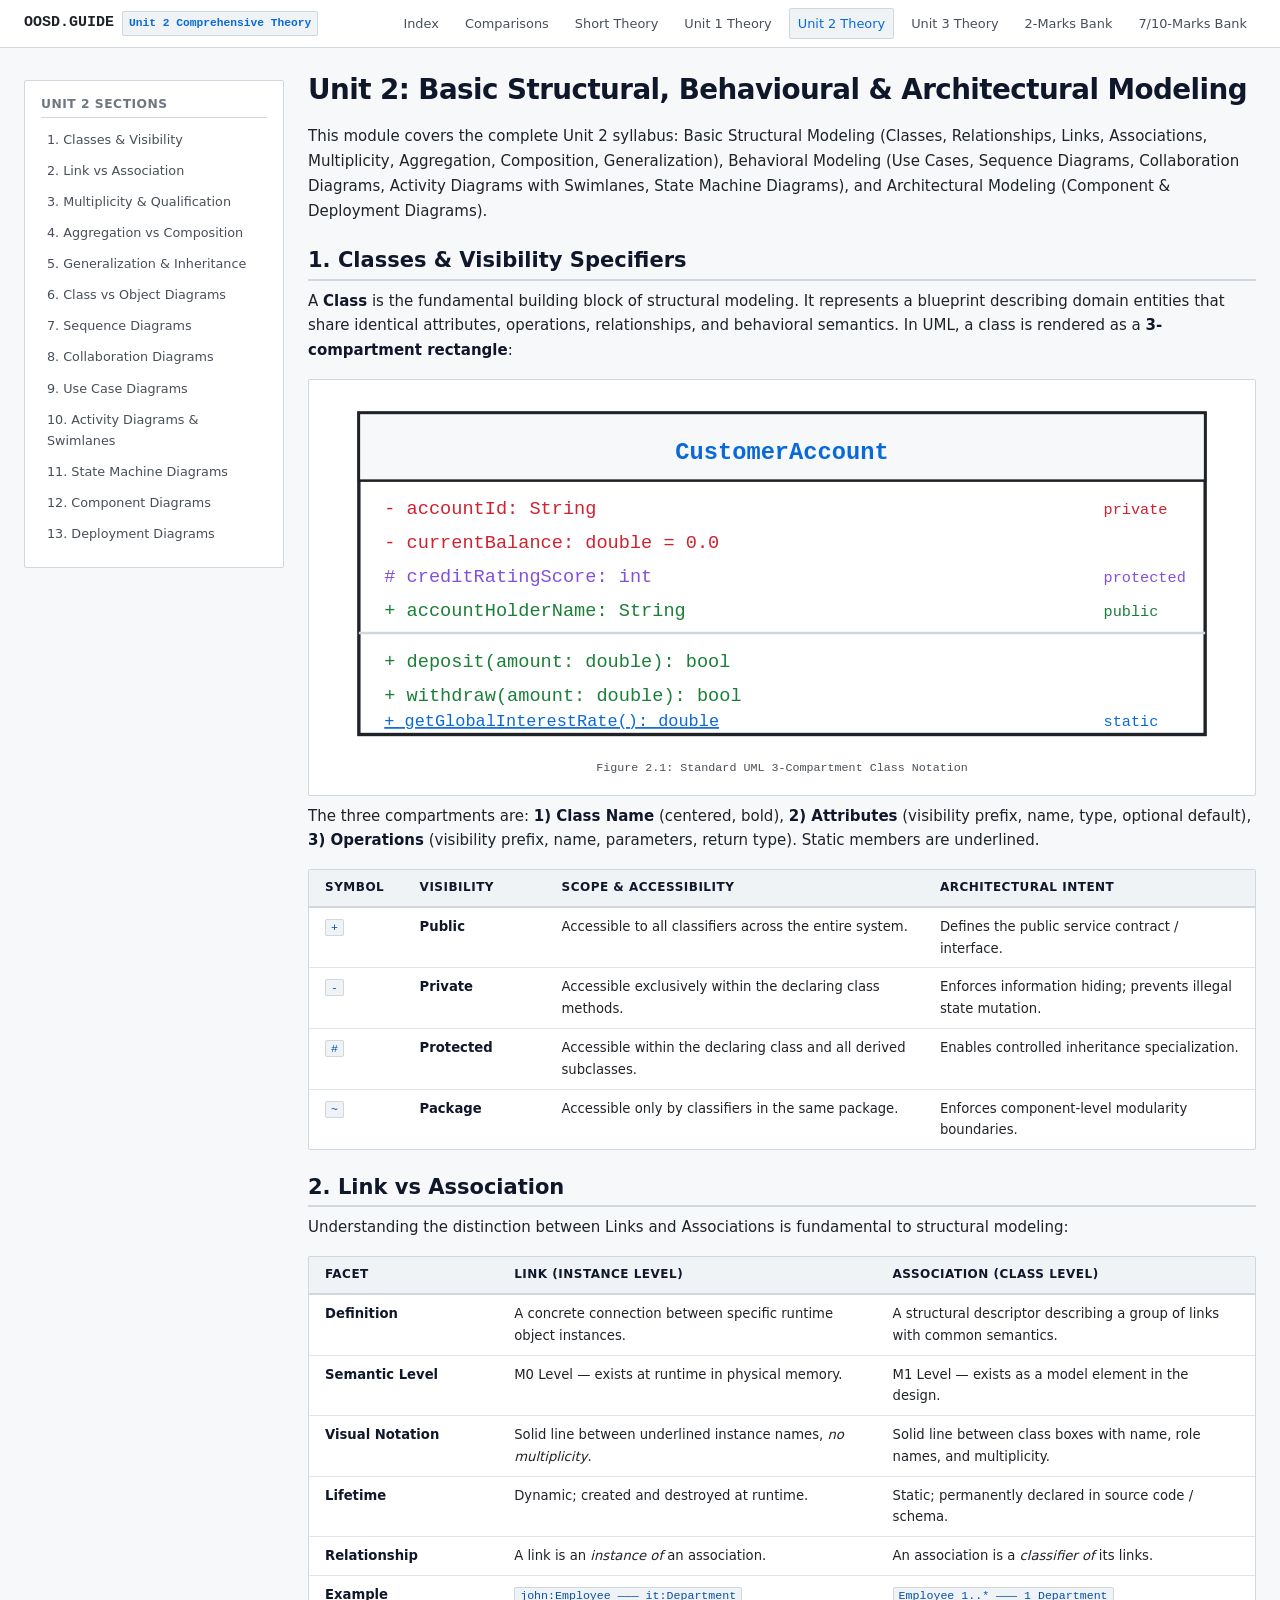
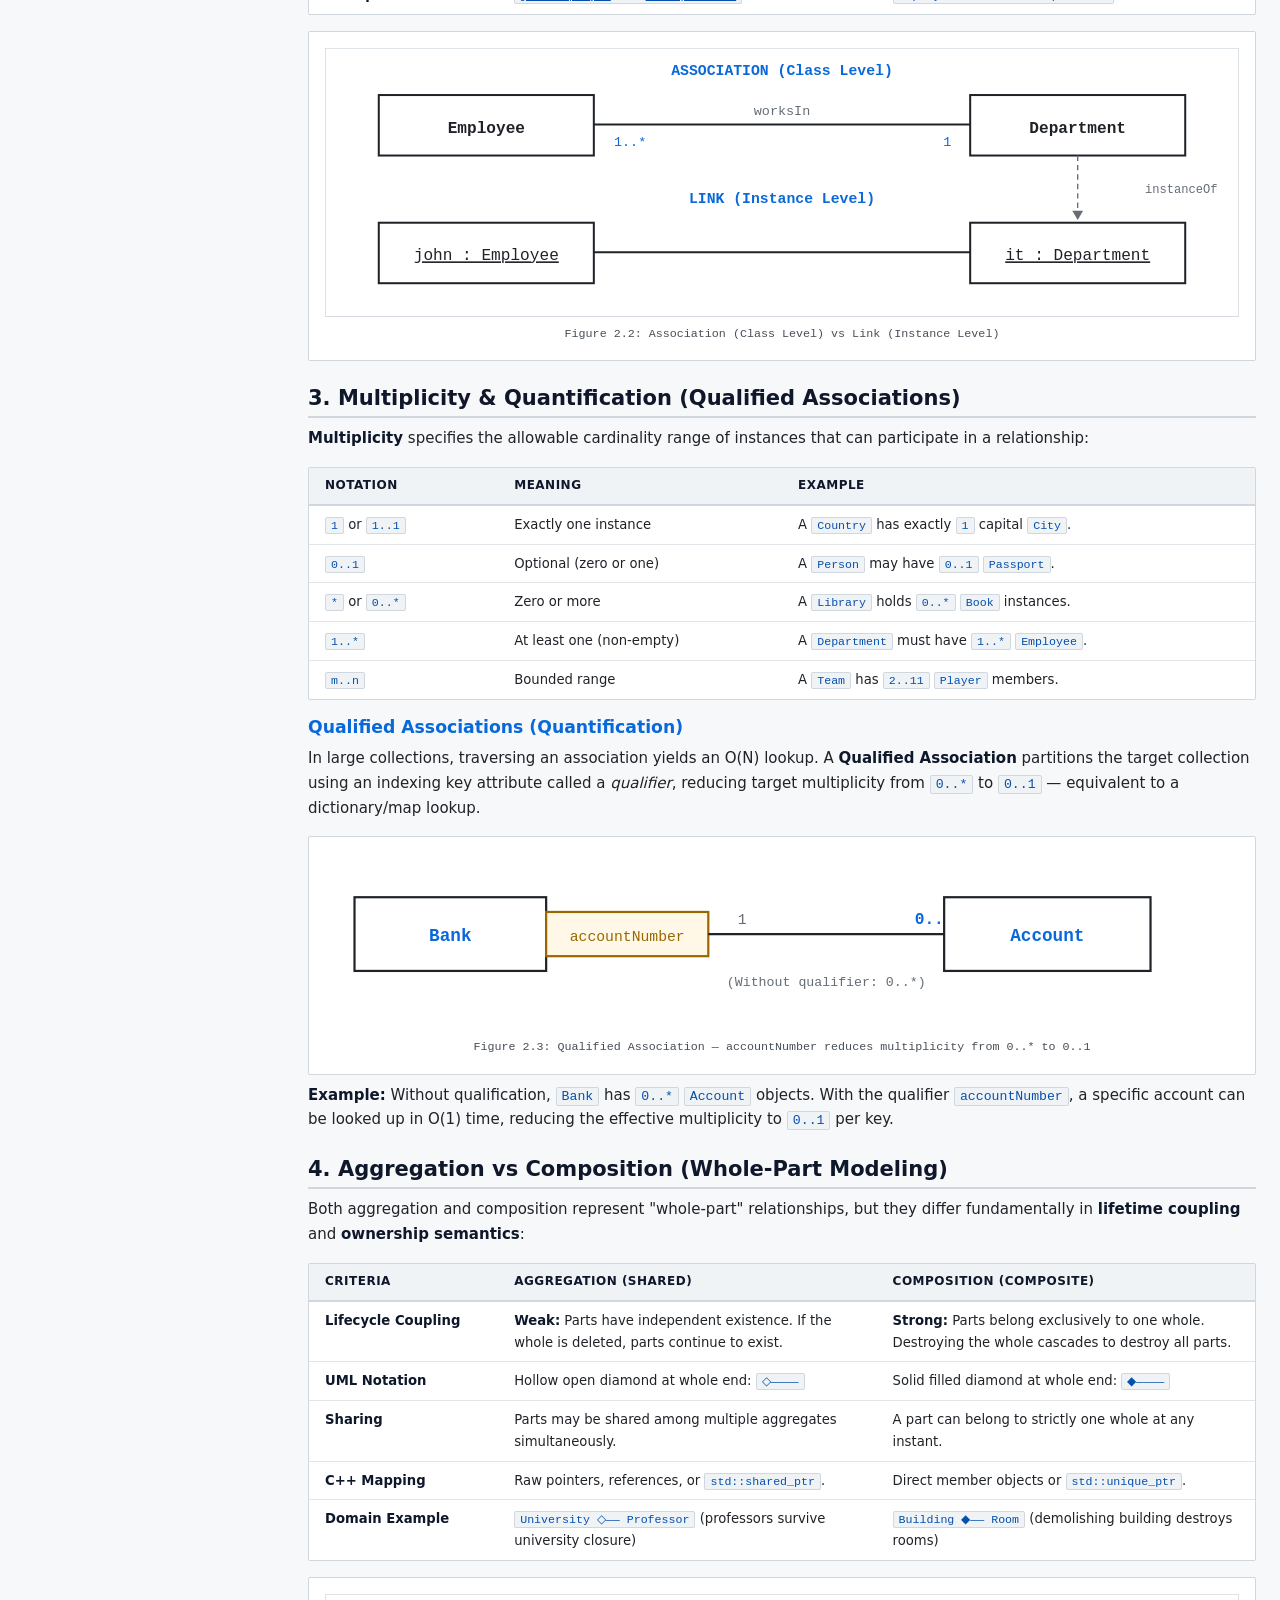
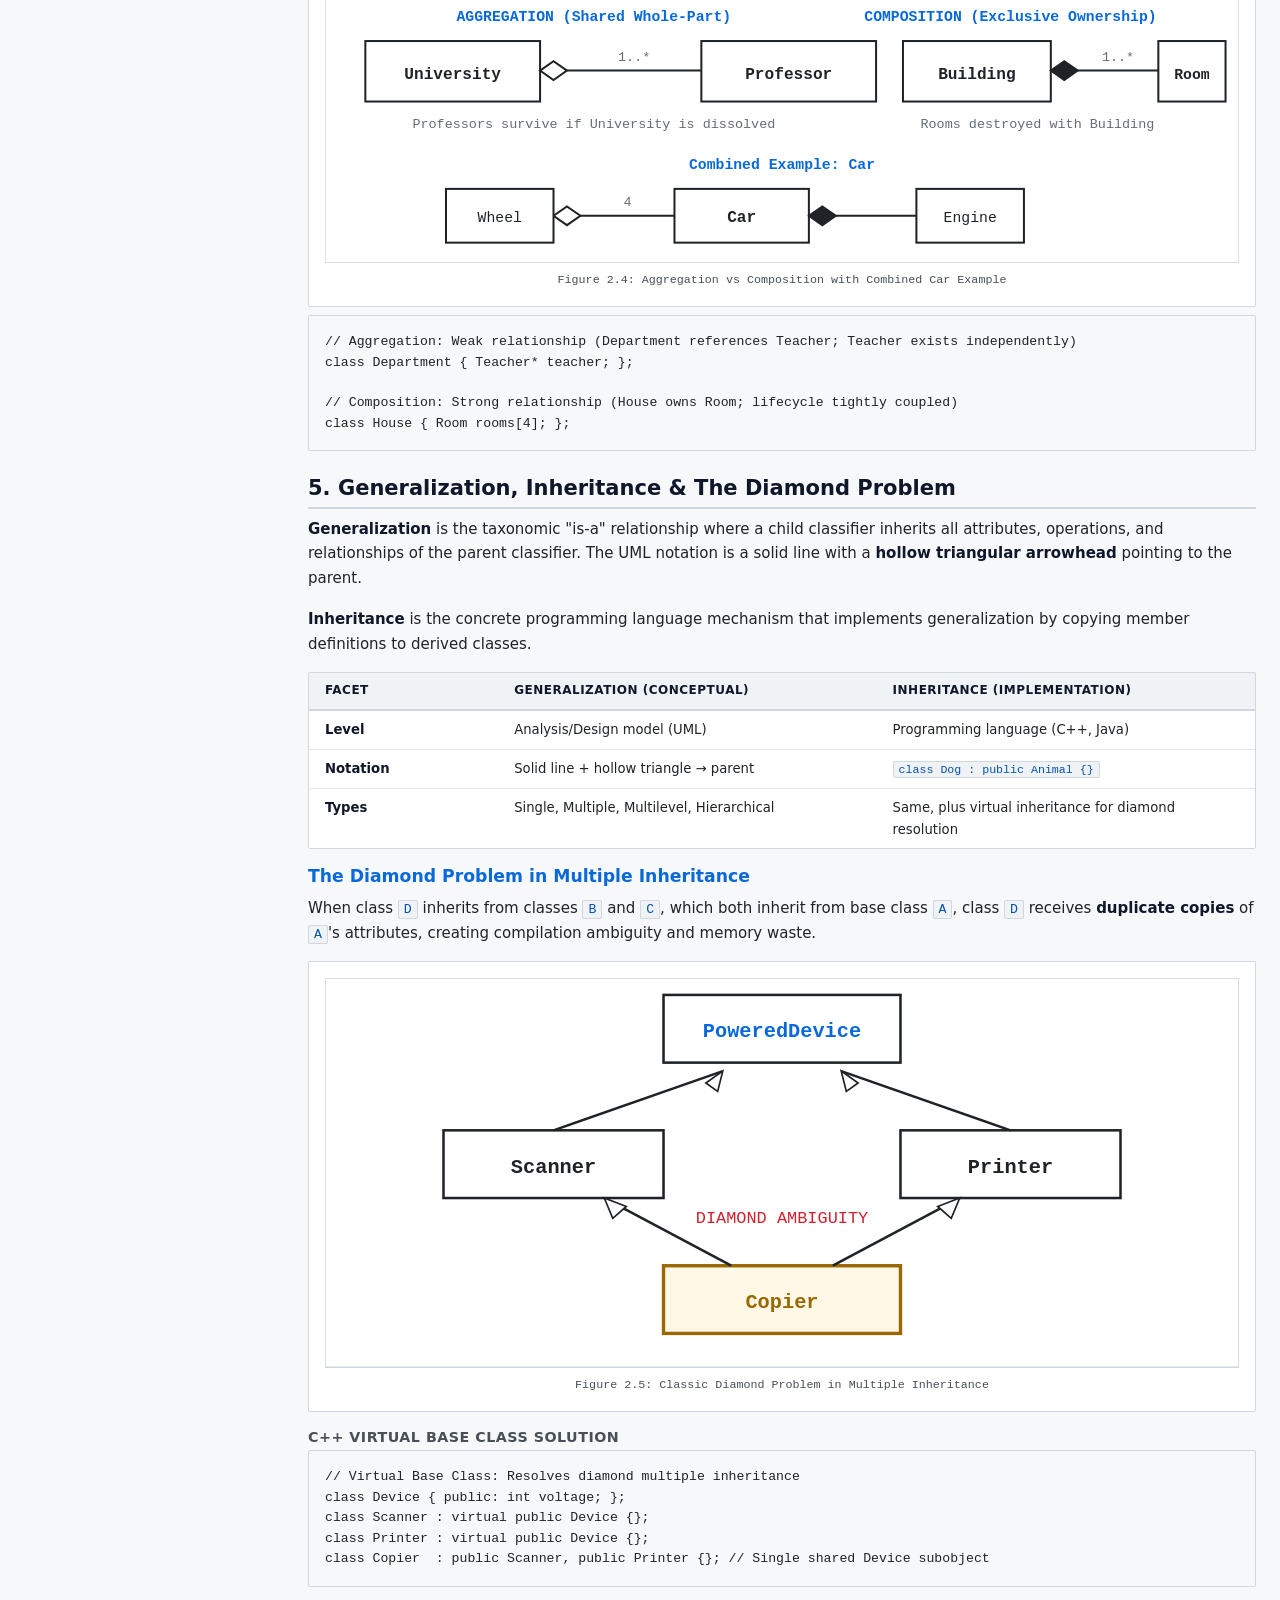
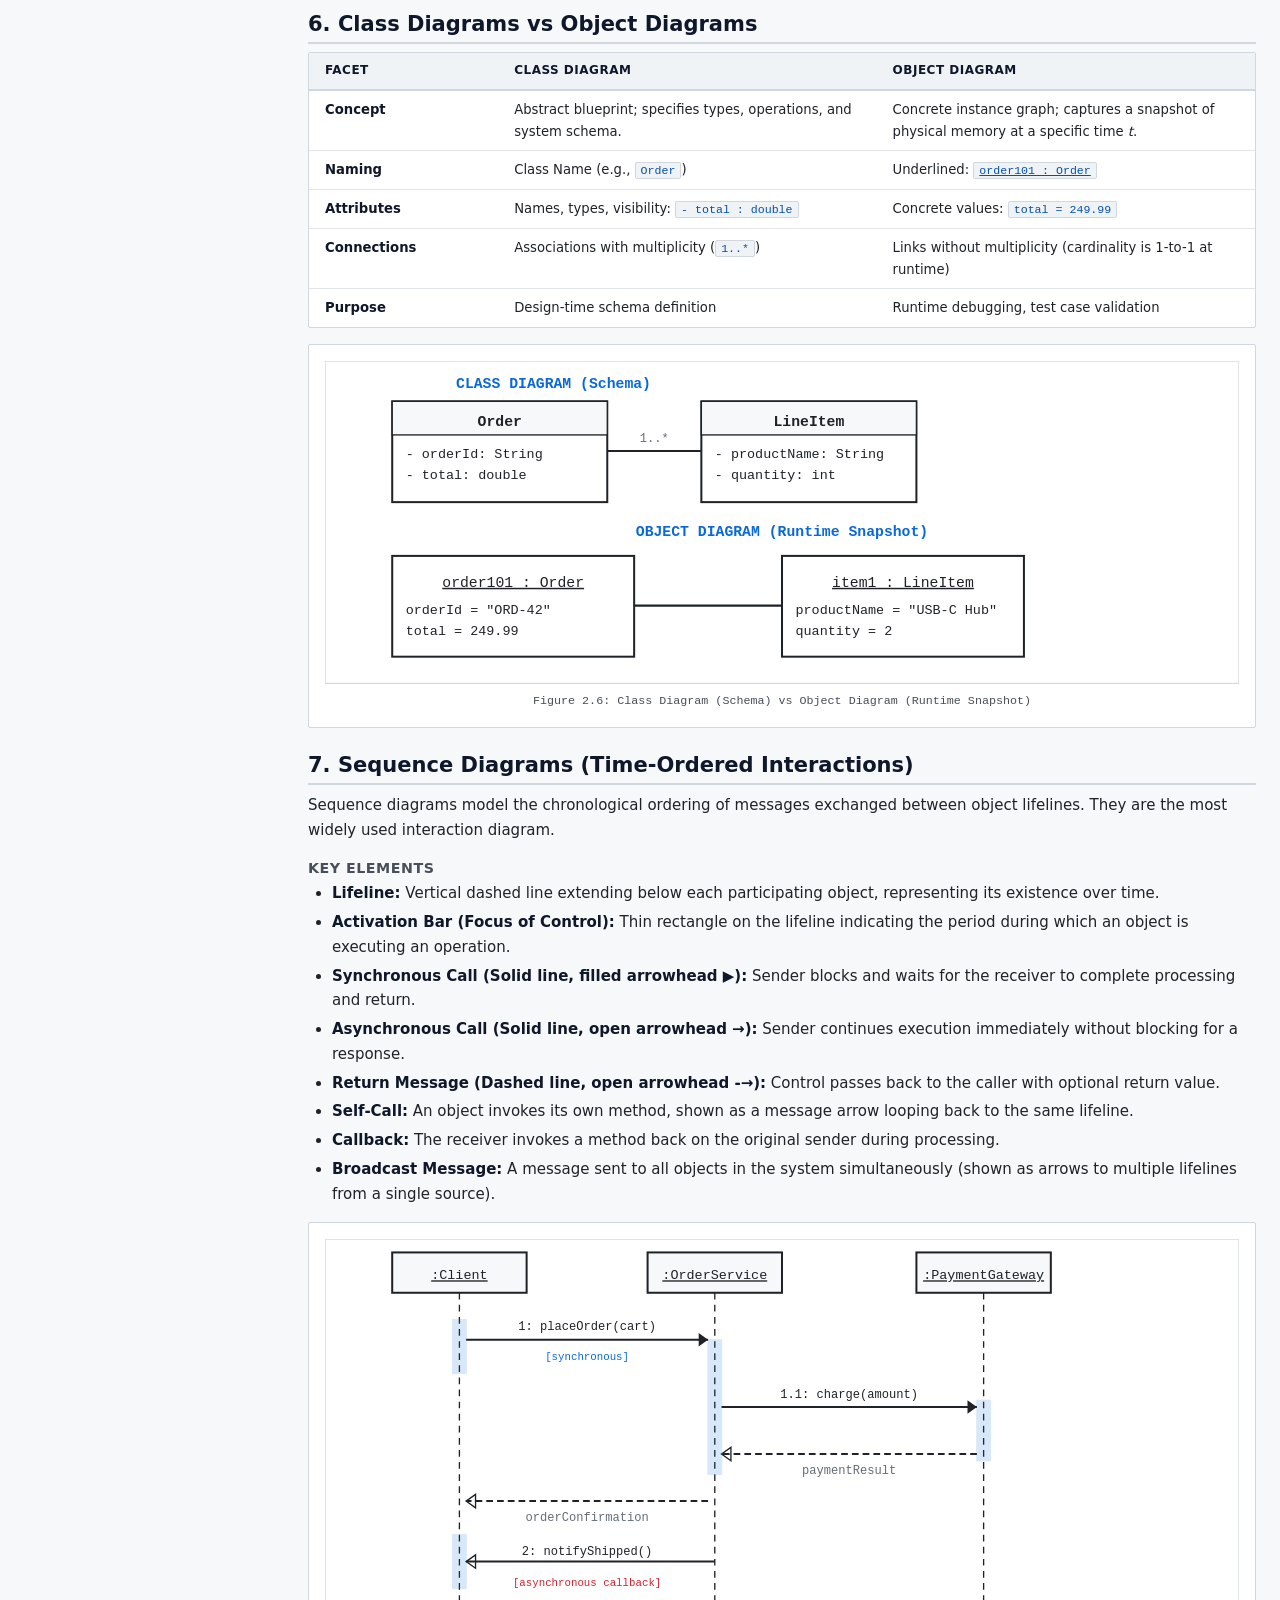
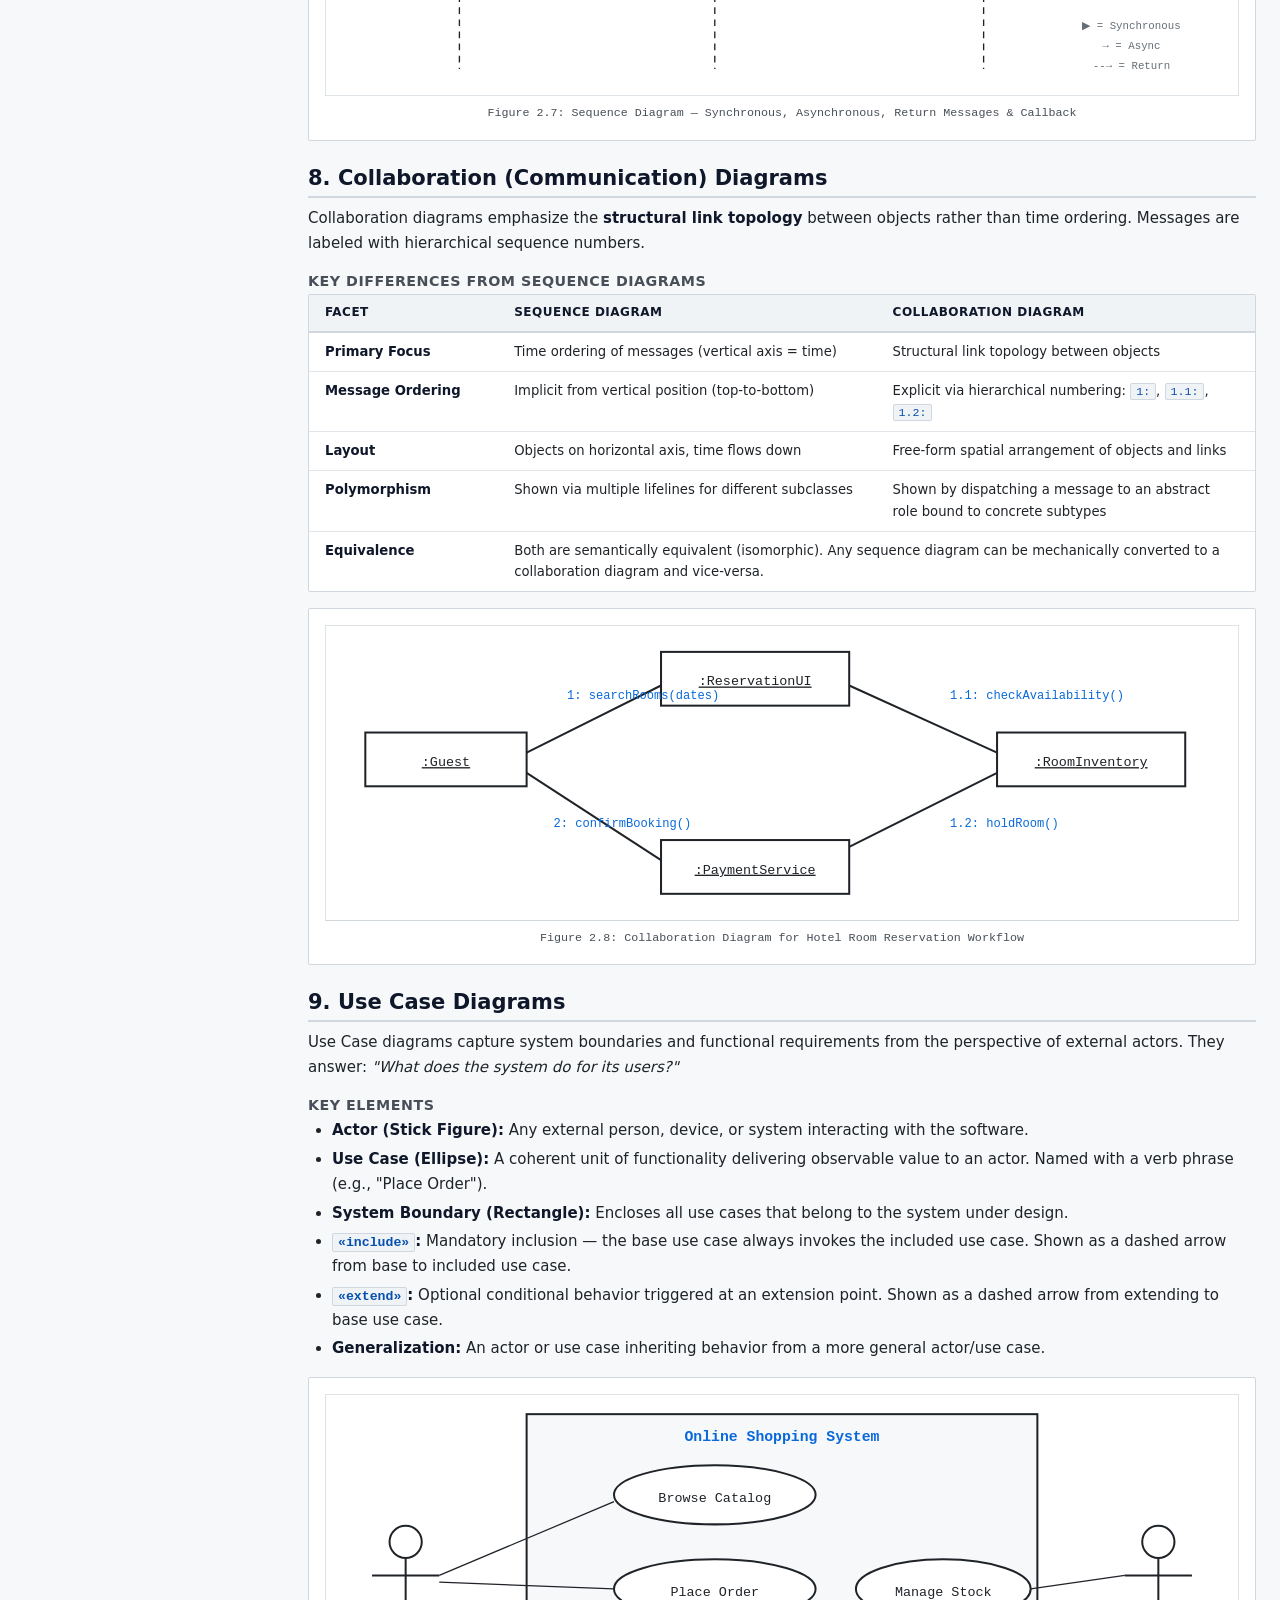
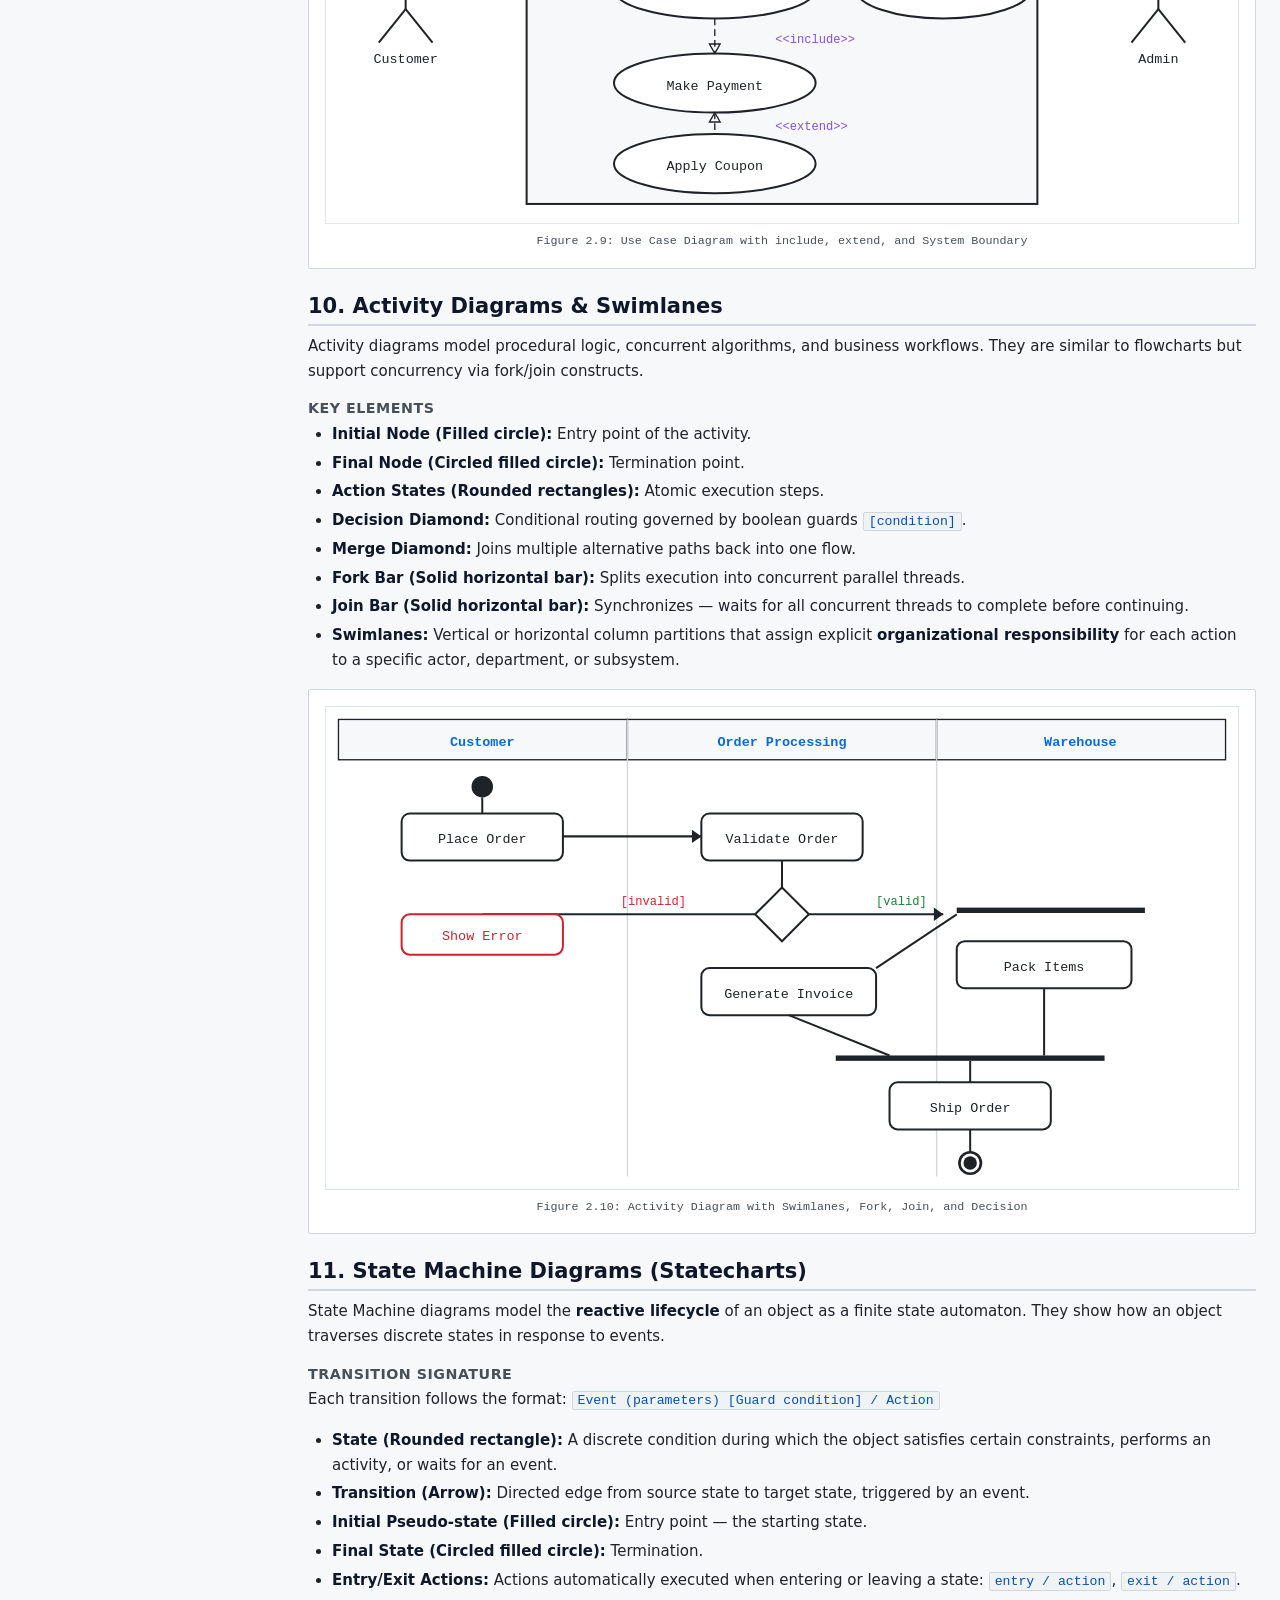
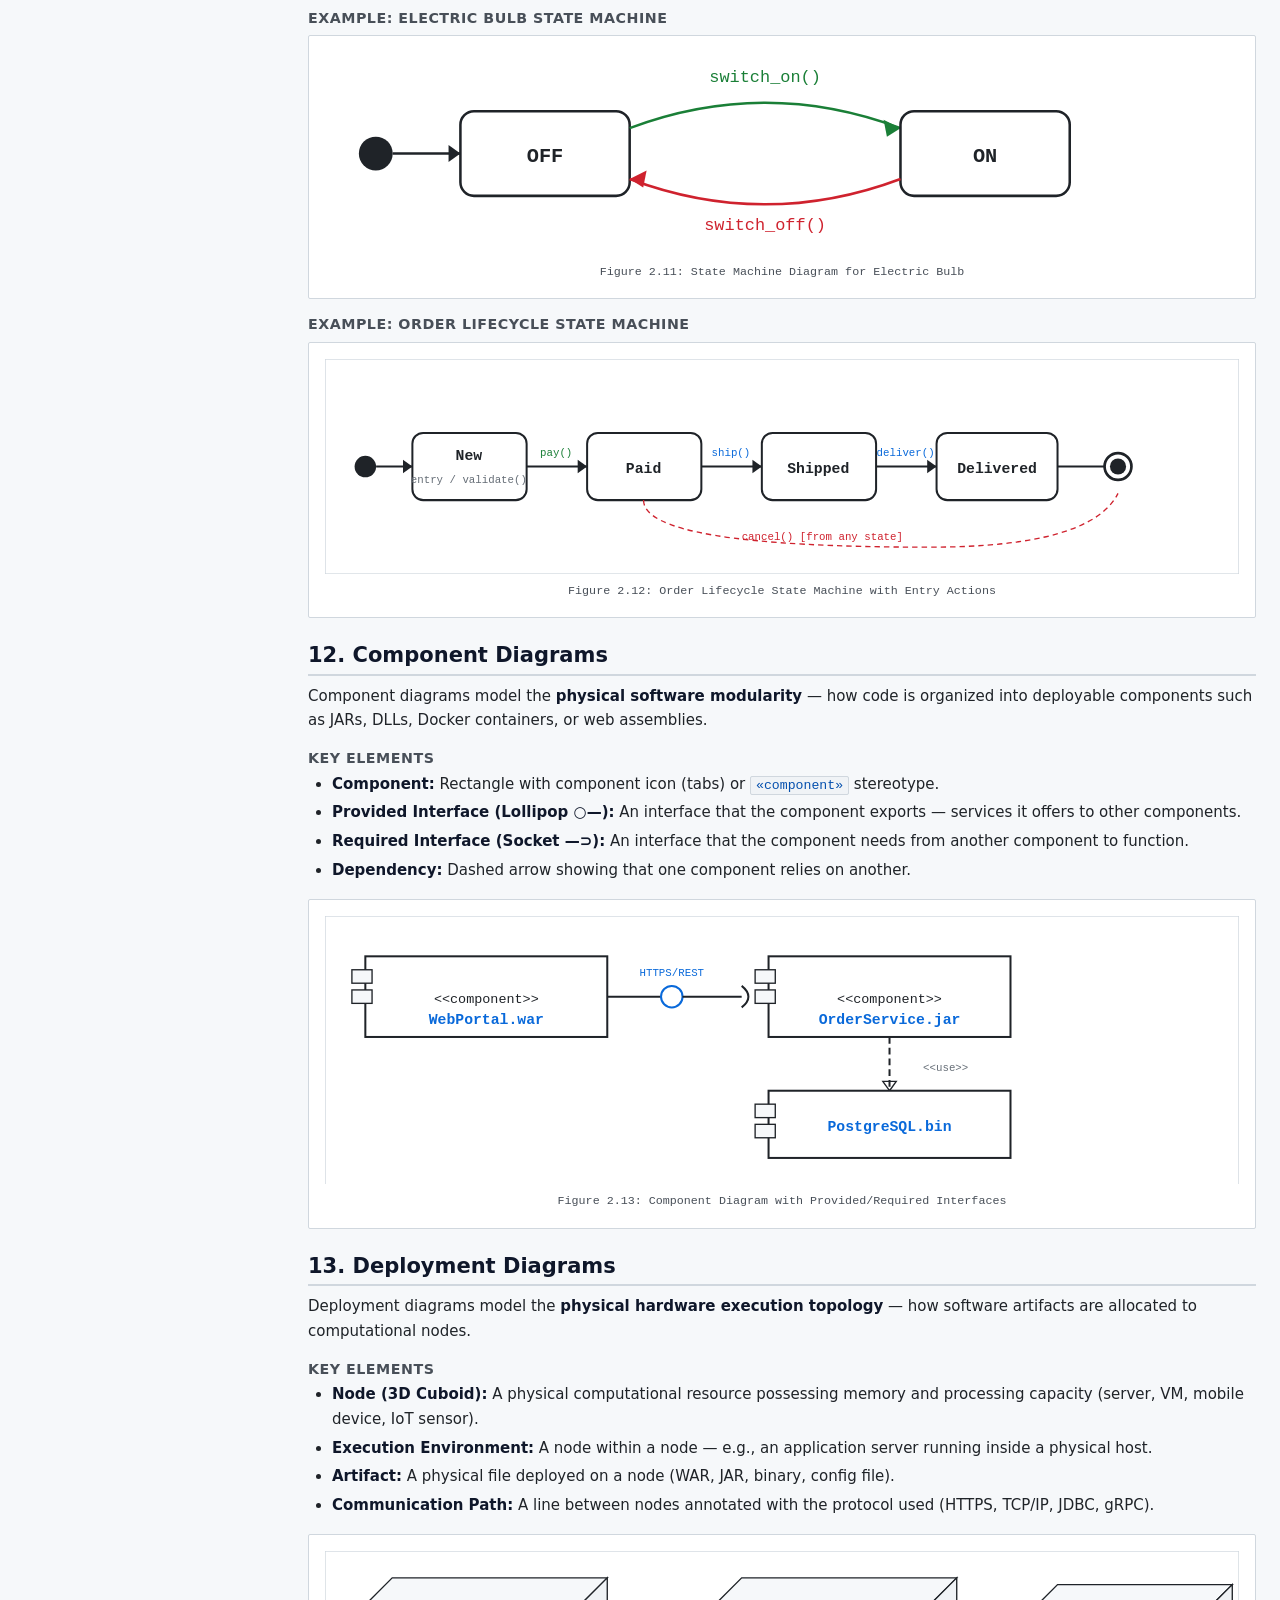
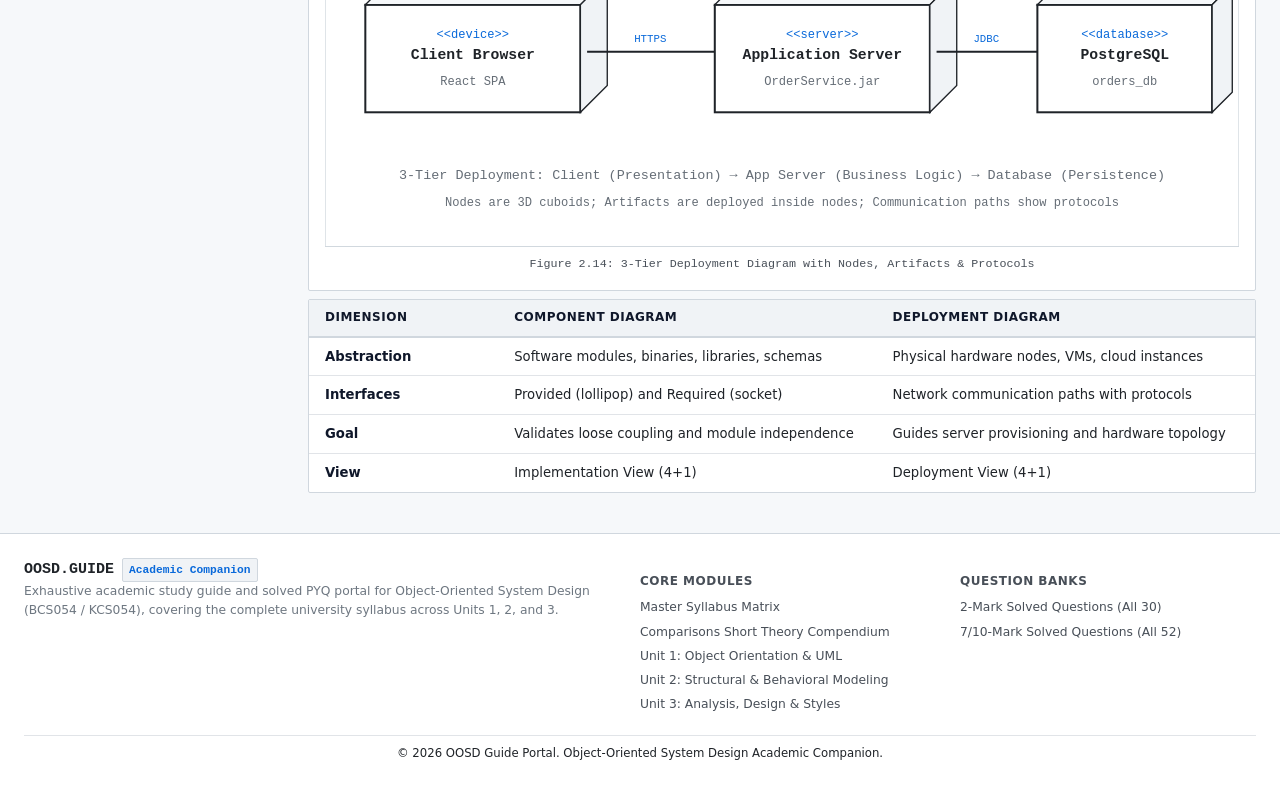
<file: unit2.html>
<!DOCTYPE html>
<html lang="en">
<head>
  <meta charset="UTF-8">
  <meta name="viewport" content="width=device-width, initial-scale=1.0">
  <title>Unit 2: Structural, Behavioral & Architectural Modeling | BCS054 Academic Guide</title>
  <meta name="description" content="Exhaustive study guide for Unit 2 of Object-Oriented System Design (BCS054/KCS054) - Class Diagrams, Relationships, Multiplicity, Aggregation, Composition, Generalization, Use Cases, Sequence, Collaboration, Activity, Swimlanes, State Machine, Component & Deployment Diagrams.">
  <link rel="stylesheet" href="css/style.css">
  <script defer src="js/main.js"></script>
</head>
<body>
  <header class="app-header">
    <div class="header-container">
      <div class="brand">
        <span>OOSD.GUIDE</span>
        <span class="brand-badge">Unit 2 Comprehensive Theory</span>
      </div>
      <nav class="nav-links">
        <a href="index.html">Index</a>
        <a href="comparisons.html">Comparisons</a>
        <a href="short_theory.html">Short Theory</a>
        <a href="unit1.html">Unit 1 Theory</a>
        <a href="unit2.html" class="active">Unit 2 Theory</a>
        <a href="unit3.html">Unit 3 Theory</a>
        <a href="2marks.html">2-Marks Bank</a>
        <a href="7marks.html">7/10-Marks Bank</a>
      </nav>
    </div>
  </header>

  <main class="app-main">
    <div class="layout-with-sidebar">
      <aside class="sidebar">
        <h3>Unit 2 Sections</h3>
        <ul>
          <li><a href="#sec-classes">1. Classes & Visibility</a></li>
          <li><a href="#sec-link-assoc">2. Link vs Association</a></li>
          <li><a href="#sec-multiplicity">3. Multiplicity & Qualification</a></li>
          <li><a href="#sec-agg-comp">4. Aggregation vs Composition</a></li>
          <li><a href="#sec-generalization">5. Generalization & Inheritance</a></li>
          <li><a href="#sec-class-object">6. Class vs Object Diagrams</a></li>
          <li><a href="#sec-sequence">7. Sequence Diagrams</a></li>
          <li><a href="#sec-collaboration">8. Collaboration Diagrams</a></li>
          <li><a href="#sec-usecase">9. Use Case Diagrams</a></li>
          <li><a href="#sec-activity">10. Activity Diagrams & Swimlanes</a></li>
          <li><a href="#sec-statechart">11. State Machine Diagrams</a></li>
          <li><a href="#sec-component">12. Component Diagrams</a></li>
          <li><a href="#sec-deployment">13. Deployment Diagrams</a></li>
        </ul>
      </aside>

      <article>
        <h1>Unit 2: Basic Structural, Behavioural & Architectural Modeling</h1>
        <p>This module covers the complete Unit 2 syllabus: Basic Structural Modeling (Classes, Relationships, Links, Associations, Multiplicity, Aggregation, Composition, Generalization), Behavioral Modeling (Use Cases, Sequence Diagrams, Collaboration Diagrams, Activity Diagrams with Swimlanes, State Machine Diagrams), and Architectural Modeling (Component & Deployment Diagrams).</p>

        <!-- ======================================================== -->
        <!-- 1. Classes & Visibility                                   -->
        <!-- ======================================================== -->
        <section id="sec-classes">
          <h2>1. Classes & Visibility Specifiers</h2>
          <p>A <strong>Class</strong> is the fundamental building block of structural modeling. It represents a blueprint describing domain entities that share identical attributes, operations, relationships, and behavioral semantics. In UML, a class is rendered as a <strong>3-compartment rectangle</strong>:</p>

          <div class="diagram-container">
            <svg class="uml-diagram" viewBox="0 0 540 210" width="100%" height="210" xmlns="http://www.w3.org/2000/svg">
              <rect x="20" y="10" width="500" height="190" fill="#ffffff" stroke="#1f2328" stroke-width="2"/>
              <!-- Compartment 1: Name -->
              <rect x="20" y="10" width="500" height="40" fill="#f6f8fa" stroke="#1f2328" stroke-width="1.5"/>
              <text x="270" y="37" fill="#0969da" font-weight="bold" font-size="14" text-anchor="middle">CustomerAccount</text>
              <!-- Compartment 2: Attributes -->
              <text x="35" y="70" fill="#cf222e" font-family="monospace" font-size="11">- accountId: String</text>
              <text x="35" y="90" fill="#cf222e" font-family="monospace" font-size="11">- currentBalance: double = 0.0</text>
              <text x="35" y="110" fill="#8250df" font-family="monospace" font-size="11"># creditRatingScore: int</text>
              <text x="35" y="130" fill="#1a7f37" font-family="monospace" font-size="11">+ accountHolderName: String</text>
              <line x1="20" y1="140" x2="520" y2="140" stroke="#d0d7de" stroke-width="1.5"/>
              <!-- Compartment 3: Operations -->
              <text x="35" y="160" fill="#1a7f37" font-family="monospace" font-size="11">+ deposit(amount: double): bool</text>
              <text x="35" y="180" fill="#1a7f37" font-family="monospace" font-size="11">+ withdraw(amount: double): bool</text>
              <text x="35" y="195" fill="#0969da" font-family="monospace" font-size="10" text-decoration="underline">+ getGlobalInterestRate(): double</text>
              <!-- Labels -->
              <text x="460" y="70" fill="#cf222e" font-size="9">private</text>
              <text x="460" y="110" fill="#8250df" font-size="9">protected</text>
              <text x="460" y="130" fill="#1a7f37" font-size="9">public</text>
              <text x="460" y="195" fill="#0969da" font-size="9">static</text>
            </svg>
            <div class="diagram-caption">Figure 2.1: Standard UML 3-Compartment Class Notation</div>
          </div>

          <p>The three compartments are: <strong>1) Class Name</strong> (centered, bold), <strong>2) Attributes</strong> (visibility prefix, name, type, optional default), <strong>3) Operations</strong> (visibility prefix, name, parameters, return type). Static members are underlined.</p>

          <div class="table-wrapper">
            <table>
              <thead>
                <tr>
                  <th style="width:10%;">Symbol</th>
                  <th style="width:15%;">Visibility</th>
                  <th style="width:40%;">Scope & Accessibility</th>
                  <th style="width:35%;">Architectural Intent</th>
                </tr>
              </thead>
              <tbody>
                <tr><td><code>+</code></td><td><strong>Public</strong></td><td>Accessible to all classifiers across the entire system.</td><td>Defines the public service contract / interface.</td></tr>
                <tr><td><code>-</code></td><td><strong>Private</strong></td><td>Accessible exclusively within the declaring class methods.</td><td>Enforces information hiding; prevents illegal state mutation.</td></tr>
                <tr><td><code>#</code></td><td><strong>Protected</strong></td><td>Accessible within the declaring class and all derived subclasses.</td><td>Enables controlled inheritance specialization.</td></tr>
                <tr><td><code>~</code></td><td><strong>Package</strong></td><td>Accessible only by classifiers in the same package.</td><td>Enforces component-level modularity boundaries.</td></tr>
              </tbody>
            </table>
          </div>
        </section>

        <!-- ======================================================== -->
        <!-- 2. Link vs Association                                    -->
        <!-- ======================================================== -->
        <section id="sec-link-assoc">
          <h2>2. Link vs Association</h2>
          <p>Understanding the distinction between Links and Associations is fundamental to structural modeling:</p>

          <div class="table-wrapper">
            <table>
              <thead>
                <tr>
                  <th style="width:20%;">Facet</th>
                  <th style="width:40%;">Link (Instance Level)</th>
                  <th style="width:40%;">Association (Class Level)</th>
                </tr>
              </thead>
              <tbody>
                <tr><td><strong>Definition</strong></td><td>A concrete connection between specific runtime object instances.</td><td>A structural descriptor describing a group of links with common semantics.</td></tr>
                <tr><td><strong>Semantic Level</strong></td><td>M0 Level — exists at runtime in physical memory.</td><td>M1 Level — exists as a model element in the design.</td></tr>
                <tr><td><strong>Visual Notation</strong></td><td>Solid line between underlined instance names, <em>no multiplicity</em>.</td><td>Solid line between class boxes with name, role names, and multiplicity.</td></tr>
                <tr><td><strong>Lifetime</strong></td><td>Dynamic; created and destroyed at runtime.</td><td>Static; permanently declared in source code / schema.</td></tr>
                <tr><td><strong>Relationship</strong></td><td>A link is an <em>instance of</em> an association.</td><td>An association is a <em>classifier of</em> its links.</td></tr>
                <tr><td><strong>Example</strong></td><td><code><u>john:Employee</u> ——— <u>it:Department</u></code></td><td><code>Employee 1..* ——— 1 Department</code></td></tr>
              </tbody>
            </table>
          </div>

          <div class="diagram-container">
            <svg class="uml-diagram" viewBox="0 0 680 200" width="100%" height="200" xmlns="http://www.w3.org/2000/svg">
              <rect x="0" y="0" width="680" height="200" fill="#ffffff" stroke="#d0d7de" stroke-width="1"/>

              <!-- Association (Class Level) -->
              <text x="340" y="20" font-size="11" font-weight="bold" fill="#0969da" text-anchor="middle">ASSOCIATION (Class Level)</text>
              <rect x="40" y="35" width="160" height="45" fill="#ffffff" stroke="#1f2328" stroke-width="1.5"/>
              <text x="120" y="63" font-size="12" font-weight="bold" fill="#1f2328" text-anchor="middle">Employee</text>
              <line x1="200" y1="57" x2="480" y2="57" stroke="#1f2328" stroke-width="1.5"/>
              <text x="340" y="50" font-size="10" fill="#656d76" text-anchor="middle">worksIn</text>
              <text x="215" y="73" font-size="10" fill="#0969da">1..*</text>
              <text x="460" y="73" font-size="10" fill="#0969da">1</text>
              <rect x="480" y="35" width="160" height="45" fill="#ffffff" stroke="#1f2328" stroke-width="1.5"/>
              <text x="560" y="63" font-size="12" font-weight="bold" fill="#1f2328" text-anchor="middle">Department</text>

              <!-- Link (Instance Level) -->
              <text x="340" y="115" font-size="11" font-weight="bold" fill="#0969da" text-anchor="middle">LINK (Instance Level)</text>
              <rect x="40" y="130" width="160" height="45" fill="#ffffff" stroke="#1f2328" stroke-width="1.5"/>
              <text x="120" y="158" font-size="12" fill="#1f2328" text-anchor="middle" text-decoration="underline">john : Employee</text>
              <line x1="200" y1="152" x2="480" y2="152" stroke="#1f2328" stroke-width="1.5"/>
              <rect x="480" y="130" width="160" height="45" fill="#ffffff" stroke="#1f2328" stroke-width="1.5"/>
              <text x="560" y="158" font-size="12" fill="#1f2328" text-anchor="middle" text-decoration="underline">it : Department</text>

              <!-- instanceOf label -->
              <text x="610" y="108" font-size="9" fill="#656d76">instanceOf</text>
              <line x1="560" y1="80" x2="560" y2="128" stroke="#656d76" stroke-width="1" stroke-dasharray="4,3"/>
              <polygon points="560,128 556,121 564,121" fill="#656d76"/>
            </svg>
            <div class="diagram-caption">Figure 2.2: Association (Class Level) vs Link (Instance Level)</div>
          </div>
        </section>

        <!-- ======================================================== -->
        <!-- 3. Multiplicity & Qualification                           -->
        <!-- ======================================================== -->
        <section id="sec-multiplicity">
          <h2>3. Multiplicity & Quantification (Qualified Associations)</h2>
          <p><strong>Multiplicity</strong> specifies the allowable cardinality range of instances that can participate in a relationship:</p>

          <div class="table-wrapper">
            <table>
              <thead>
                <tr>
                  <th style="width:20%;">Notation</th>
                  <th style="width:30%;">Meaning</th>
                  <th style="width:50%;">Example</th>
                </tr>
              </thead>
              <tbody>
                <tr><td><code>1</code> or <code>1..1</code></td><td>Exactly one instance</td><td>A <code>Country</code> has exactly <code>1</code> capital <code>City</code>.</td></tr>
                <tr><td><code>0..1</code></td><td>Optional (zero or one)</td><td>A <code>Person</code> may have <code>0..1</code> <code>Passport</code>.</td></tr>
                <tr><td><code>*</code> or <code>0..*</code></td><td>Zero or more</td><td>A <code>Library</code> holds <code>0..*</code> <code>Book</code> instances.</td></tr>
                <tr><td><code>1..*</code></td><td>At least one (non-empty)</td><td>A <code>Department</code> must have <code>1..*</code> <code>Employee</code>.</td></tr>
                <tr><td><code>m..n</code></td><td>Bounded range</td><td>A <code>Team</code> has <code>2..11</code> <code>Player</code> members.</td></tr>
              </tbody>
            </table>
          </div>

          <h3>Qualified Associations (Quantification)</h3>
          <p>In large collections, traversing an association yields an O(N) lookup. A <strong>Qualified Association</strong> partitions the target collection using an indexing key attribute called a <em>qualifier</em>, reducing target multiplicity from <code>0..*</code> to <code>0..1</code> — equivalent to a dictionary/map lookup.</p>

          <div class="diagram-container">
            <svg class="uml-diagram" viewBox="0 0 620 120" width="100%" height="120" xmlns="http://www.w3.org/2000/svg">
              <!-- Bank Class -->
              <rect x="20" y="30" width="130" height="50" fill="#ffffff" stroke="#1f2328" stroke-width="1.5"/>
              <text x="85" y="60" fill="#0969da" font-weight="bold" font-size="12" text-anchor="middle">Bank</text>
              <!-- Qualifier Box -->
              <rect x="150" y="40" width="110" height="30" fill="#fff8e6" stroke="#9a6700" stroke-width="1.5"/>
              <text x="205" y="60" fill="#9a6700" font-family="monospace" font-size="10" text-anchor="middle">accountNumber</text>
              <!-- Line -->
              <line x1="260" y1="55" x2="420" y2="55" stroke="#1f2328" stroke-width="1.5"/>
              <!-- Multiplicity labels -->
              <text x="280" y="48" fill="#656d76" font-size="10">1</text>
              <text x="400" y="48" fill="#0969da" font-weight="bold" font-size="11">0..1</text>
              <!-- Without qualifier label -->
              <text x="340" y="90" fill="#656d76" font-size="9" text-anchor="middle">(Without qualifier: 0..*)</text>
              <!-- Account Class -->
              <rect x="420" y="30" width="140" height="50" fill="#ffffff" stroke="#1f2328" stroke-width="1.5"/>
              <text x="490" y="60" fill="#0969da" font-weight="bold" font-size="12" text-anchor="middle">Account</text>
            </svg>
            <div class="diagram-caption">Figure 2.3: Qualified Association — accountNumber reduces multiplicity from 0..* to 0..1</div>
          </div>

          <p><strong>Example:</strong> Without qualification, <code>Bank</code> has <code>0..*</code> <code>Account</code> objects. With the qualifier <code>accountNumber</code>, a specific account can be looked up in O(1) time, reducing the effective multiplicity to <code>0..1</code> per key.</p>
        </section>

        <!-- ======================================================== -->
        <!-- 4. Aggregation vs Composition                             -->
        <!-- ======================================================== -->
        <section id="sec-agg-comp">
          <h2>4. Aggregation vs Composition (Whole-Part Modeling)</h2>
          <p>Both aggregation and composition represent "whole-part" relationships, but they differ fundamentally in <strong>lifetime coupling</strong> and <strong>ownership semantics</strong>:</p>

          <div class="table-wrapper">
            <table>
              <thead>
                <tr>
                  <th style="width:20%;">Criteria</th>
                  <th style="width:40%;">Aggregation (Shared)</th>
                  <th style="width:40%;">Composition (Composite)</th>
                </tr>
              </thead>
              <tbody>
                <tr><td><strong>Lifecycle Coupling</strong></td><td><strong>Weak:</strong> Parts have independent existence. If the whole is deleted, parts continue to exist.</td><td><strong>Strong:</strong> Parts belong exclusively to one whole. Destroying the whole cascades to destroy all parts.</td></tr>
                <tr><td><strong>UML Notation</strong></td><td>Hollow open diamond at whole end: <code>◇————</code></td><td>Solid filled diamond at whole end: <code>◆————</code></td></tr>
                <tr><td><strong>Sharing</strong></td><td>Parts may be shared among multiple aggregates simultaneously.</td><td>A part can belong to strictly one whole at any instant.</td></tr>
                <tr><td><strong>C++ Mapping</strong></td><td>Raw pointers, references, or <code>std::shared_ptr</code>.</td><td>Direct member objects or <code>std::unique_ptr</code>.</td></tr>
                <tr><td><strong>Domain Example</strong></td><td><code>University ◇—— Professor</code> (professors survive university closure)</td><td><code>Building ◆—— Room</code> (demolishing building destroys rooms)</td></tr>
              </tbody>
            </table>
          </div>

          <div class="diagram-container">
            <svg class="uml-diagram" viewBox="0 0 680 200" width="100%" height="200" xmlns="http://www.w3.org/2000/svg">
              <rect x="0" y="0" width="680" height="200" fill="#ffffff" stroke="#d0d7de" stroke-width="1"/>

              <!-- Aggregation Example -->
              <text x="200" y="20" font-size="11" font-weight="bold" fill="#0969da" text-anchor="middle">AGGREGATION (Shared Whole-Part)</text>
              <rect x="30" y="35" width="130" height="45" fill="#ffffff" stroke="#1f2328" stroke-width="1.5"/>
              <text x="95" y="63" font-size="12" font-weight="bold" fill="#1f2328" text-anchor="middle">University</text>
              <polygon points="160,57 170,50 180,57 170,64" fill="#ffffff" stroke="#1f2328" stroke-width="1.5"/>
              <line x1="180" y1="57" x2="280" y2="57" stroke="#1f2328" stroke-width="1.5"/>
              <text x="230" y="50" font-size="10" fill="#656d76" text-anchor="middle">1..*</text>
              <rect x="280" y="35" width="130" height="45" fill="#ffffff" stroke="#1f2328" stroke-width="1.5"/>
              <text x="345" y="63" font-size="12" font-weight="bold" fill="#1f2328" text-anchor="middle">Professor</text>
              <text x="200" y="100" font-size="10" fill="#656d76" text-anchor="middle">Professors survive if University is dissolved</text>

              <!-- Composition Example -->
              <text x="510" y="20" font-size="11" font-weight="bold" fill="#0969da" text-anchor="middle">COMPOSITION (Exclusive Ownership)</text>
              <rect x="430" y="35" width="110" height="45" fill="#ffffff" stroke="#1f2328" stroke-width="1.5"/>
              <text x="485" y="63" font-size="12" font-weight="bold" fill="#1f2328" text-anchor="middle">Building</text>
              <polygon points="540,57 550,50 560,57 550,64" fill="#1f2328" stroke="#1f2328" stroke-width="1.5"/>
              <line x1="560" y1="57" x2="620" y2="57" stroke="#1f2328" stroke-width="1.5"/>
              <text x="590" y="50" font-size="10" fill="#656d76" text-anchor="middle">1..*</text>
              <rect x="620" y="35" width="50" height="45" fill="#ffffff" stroke="#1f2328" stroke-width="1.5"/>
              <text x="645" y="63" font-size="11" font-weight="bold" fill="#1f2328" text-anchor="middle">Room</text>
              <text x="530" y="100" font-size="10" fill="#656d76" text-anchor="middle">Rooms destroyed with Building</text>

              <!-- Vehicle Example -->
              <text x="340" y="130" font-size="11" font-weight="bold" fill="#0969da" text-anchor="middle">Combined Example: Car</text>
              <rect x="260" y="145" width="100" height="40" fill="#ffffff" stroke="#1f2328" stroke-width="1.5"/>
              <text x="310" y="170" font-size="12" font-weight="bold" fill="#1f2328" text-anchor="middle">Car</text>
              <!-- Composition to Engine -->
              <polygon points="360,165 370,158 380,165 370,172" fill="#1f2328" stroke="#1f2328" stroke-width="1.5"/>
              <line x1="380" y1="165" x2="440" y2="165" stroke="#1f2328" stroke-width="1.5"/>
              <rect x="440" y="145" width="80" height="40" fill="#ffffff" stroke="#1f2328" stroke-width="1.5"/>
              <text x="480" y="170" font-size="11" fill="#1f2328" text-anchor="middle">Engine</text>
              <!-- Aggregation to Wheel -->
              <polygon points="170,165 180,158 190,165 180,172" fill="#ffffff" stroke="#1f2328" stroke-width="1.5"/>
              <line x1="190" y1="165" x2="260" y2="165" stroke="#1f2328" stroke-width="1.5"/>
              <text x="225" y="158" font-size="10" fill="#656d76" text-anchor="middle">4</text>
              <rect x="90" y="145" width="80" height="40" fill="#ffffff" stroke="#1f2328" stroke-width="1.5"/>
              <text x="130" y="170" font-size="11" fill="#1f2328" text-anchor="middle">Wheel</text>
            </svg>
            <div class="diagram-caption">Figure 2.4: Aggregation vs Composition with Combined Car Example</div>
          </div>

          <pre><code>// Aggregation: Weak relationship (Department references Teacher; Teacher exists independently)
class Department { Teacher* teacher; };

// Composition: Strong relationship (House owns Room; lifecycle tightly coupled)
class House { Room rooms[4]; };</code></pre>
        </section>

        <!-- ======================================================== -->
        <!-- 5. Generalization & Inheritance                           -->
        <!-- ======================================================== -->
        <section id="sec-generalization">
          <h2>5. Generalization, Inheritance & The Diamond Problem</h2>
          <p><strong>Generalization</strong> is the taxonomic "is-a" relationship where a child classifier inherits all attributes, operations, and relationships of the parent classifier. The UML notation is a solid line with a <strong>hollow triangular arrowhead</strong> pointing to the parent.</p>
          <p><strong>Inheritance</strong> is the concrete programming language mechanism that implements generalization by copying member definitions to derived classes.</p>

          <div class="table-wrapper">
            <table>
              <thead><tr><th style="width:20%;">Facet</th><th style="width:40%;">Generalization (Conceptual)</th><th style="width:40%;">Inheritance (Implementation)</th></tr></thead>
              <tbody>
                <tr><td><strong>Level</strong></td><td>Analysis/Design model (UML)</td><td>Programming language (C++, Java)</td></tr>
                <tr><td><strong>Notation</strong></td><td>Solid line + hollow triangle → parent</td><td><code>class Dog : public Animal {}</code></td></tr>
                <tr><td><strong>Types</strong></td><td>Single, Multiple, Multilevel, Hierarchical</td><td>Same, plus virtual inheritance for diamond resolution</td></tr>
              </tbody>
            </table>
          </div>

          <h3>The Diamond Problem in Multiple Inheritance</h3>
          <p>When class <code>D</code> inherits from classes <code>B</code> and <code>C</code>, which both inherit from base class <code>A</code>, class <code>D</code> receives <strong>duplicate copies</strong> of <code>A</code>'s attributes, creating compilation ambiguity and memory waste.</p>

          <div class="diagram-container">
            <svg class="uml-diagram" viewBox="0 0 540 230" width="100%" height="230" xmlns="http://www.w3.org/2000/svg">
              <rect x="0" y="0" width="540" height="230" fill="#ffffff" stroke="#d0d7de" stroke-width="1"/>
              <!-- Top: PoweredDevice -->
              <rect x="200" y="10" width="140" height="40" fill="#ffffff" stroke="#1f2328" stroke-width="1.5"/>
              <text x="270" y="35" fill="#0969da" font-weight="bold" font-size="12" text-anchor="middle">PoweredDevice</text>

              <!-- Left: Scanner -->
              <rect x="70" y="90" width="130" height="40" fill="#ffffff" stroke="#1f2328" stroke-width="1.5"/>
              <text x="135" y="115" fill="#1f2328" font-weight="bold" font-size="12" text-anchor="middle">Scanner</text>

              <!-- Right: Printer -->
              <rect x="340" y="90" width="130" height="40" fill="#ffffff" stroke="#1f2328" stroke-width="1.5"/>
              <text x="405" y="115" fill="#1f2328" font-weight="bold" font-size="12" text-anchor="middle">Printer</text>

              <!-- Bottom: Copier -->
              <rect x="200" y="170" width="140" height="40" fill="#fff8e6" stroke="#9a6700" stroke-width="2"/>
              <text x="270" y="195" fill="#9a6700" font-weight="bold" font-size="12" text-anchor="middle">Copier</text>

              <!-- Generalization arrows (hollow triangles) -->
              <line x1="135" y1="90" x2="235" y2="55" stroke="#1f2328" stroke-width="1.5"/>
              <polygon points="235,55 225,62 232,67" fill="#ffffff" stroke="#1f2328" stroke-width="1"/>

              <line x1="405" y1="90" x2="305" y2="55" stroke="#1f2328" stroke-width="1.5"/>
              <polygon points="305,55 308,67 315,62" fill="#ffffff" stroke="#1f2328" stroke-width="1"/>

              <line x1="240" y1="170" x2="165" y2="130" stroke="#1f2328" stroke-width="1.5"/>
              <polygon points="165,130 170,142 178,135" fill="#ffffff" stroke="#1f2328" stroke-width="1"/>

              <line x1="300" y1="170" x2="375" y2="130" stroke="#1f2328" stroke-width="1.5"/>
              <polygon points="375,130 362,135 370,142" fill="#ffffff" stroke="#1f2328" stroke-width="1"/>

              <!-- Diamond warning -->
              <text x="270" y="145" font-size="10" fill="#cf222e" text-anchor="middle">DIAMOND AMBIGUITY</text>
            </svg>
            <div class="diagram-caption">Figure 2.5: Classic Diamond Problem in Multiple Inheritance</div>
          </div>

          <h4>C++ Virtual Base Class Solution</h4>
          <pre><code>// Virtual Base Class: Resolves diamond multiple inheritance
class Device { public: int voltage; };
class Scanner : virtual public Device {};
class Printer : virtual public Device {};
class Copier  : public Scanner, public Printer {}; // Single shared Device subobject</code></pre>
        </section>

        <!-- ======================================================== -->
        <!-- 6. Class Diagrams vs Object Diagrams                      -->
        <!-- ======================================================== -->
        <section id="sec-class-object">
          <h2>6. Class Diagrams vs Object Diagrams</h2>

          <div class="table-wrapper">
            <table>
              <thead><tr><th style="width:20%;">Facet</th><th style="width:40%;">Class Diagram</th><th style="width:40%;">Object Diagram</th></tr></thead>
              <tbody>
                <tr><td><strong>Concept</strong></td><td>Abstract blueprint; specifies types, operations, and system schema.</td><td>Concrete instance graph; captures a snapshot of physical memory at a specific time <em>t</em>.</td></tr>
                <tr><td><strong>Naming</strong></td><td>Class Name (e.g., <code>Order</code>)</td><td>Underlined: <code><u>order101 : Order</u></code></td></tr>
                <tr><td><strong>Attributes</strong></td><td>Names, types, visibility: <code>- total : double</code></td><td>Concrete values: <code>total = 249.99</code></td></tr>
                <tr><td><strong>Connections</strong></td><td>Associations with multiplicity (<code>1..*</code>)</td><td>Links without multiplicity (cardinality is 1-to-1 at runtime)</td></tr>
                <tr><td><strong>Purpose</strong></td><td>Design-time schema definition</td><td>Runtime debugging, test case validation</td></tr>
              </tbody>
            </table>
          </div>

          <div class="diagram-container">
            <svg class="uml-diagram" viewBox="0 0 680 240" width="100%" height="240" xmlns="http://www.w3.org/2000/svg">
              <rect x="0" y="0" width="680" height="240" fill="#ffffff" stroke="#d0d7de" stroke-width="1"/>

              <!-- Class Diagram Side -->
              <text x="170" y="20" font-size="11" font-weight="bold" fill="#0969da" text-anchor="middle">CLASS DIAGRAM (Schema)</text>
              <rect x="50" y="30" width="160" height="75" fill="#ffffff" stroke="#1f2328" stroke-width="1.5"/>
              <rect x="50" y="30" width="160" height="25" fill="#f6f8fa" stroke="#1f2328" stroke-width="1"/>
              <text x="130" y="48" font-size="11" font-weight="bold" fill="#1f2328" text-anchor="middle">Order</text>
              <text x="60" y="72" font-size="10" fill="#1f2328">- orderId: String</text>
              <text x="60" y="88" font-size="10" fill="#1f2328">- total: double</text>

              <line x1="210" y1="67" x2="280" y2="67" stroke="#1f2328" stroke-width="1.5"/>
              <text x="245" y="60" font-size="9" fill="#656d76" text-anchor="middle">1..*</text>

              <rect x="280" y="30" width="160" height="75" fill="#ffffff" stroke="#1f2328" stroke-width="1.5"/>
              <rect x="280" y="30" width="160" height="25" fill="#f6f8fa" stroke="#1f2328" stroke-width="1"/>
              <text x="360" y="48" font-size="11" font-weight="bold" fill="#1f2328" text-anchor="middle">LineItem</text>
              <text x="290" y="72" font-size="10" fill="#1f2328">- productName: String</text>
              <text x="290" y="88" font-size="10" fill="#1f2328">- quantity: int</text>

              <!-- Object Diagram Side -->
              <text x="340" y="130" font-size="11" font-weight="bold" fill="#0969da" text-anchor="middle">OBJECT DIAGRAM (Runtime Snapshot)</text>
              <rect x="50" y="145" width="180" height="75" fill="#ffffff" stroke="#1f2328" stroke-width="1.5"/>
              <text x="140" y="168" font-size="11" fill="#1f2328" text-anchor="middle" text-decoration="underline">order101 : Order</text>
              <text x="60" y="188" font-size="10" fill="#1f2328">orderId = "ORD-42"</text>
              <text x="60" y="204" font-size="10" fill="#1f2328">total = 249.99</text>

              <line x1="230" y1="182" x2="340" y2="182" stroke="#1f2328" stroke-width="1.5"/>

              <rect x="340" y="145" width="180" height="75" fill="#ffffff" stroke="#1f2328" stroke-width="1.5"/>
              <text x="430" y="168" font-size="11" fill="#1f2328" text-anchor="middle" text-decoration="underline">item1 : LineItem</text>
              <text x="350" y="188" font-size="10" fill="#1f2328">productName = "USB-C Hub"</text>
              <text x="350" y="204" font-size="10" fill="#1f2328">quantity = 2</text>
            </svg>
            <div class="diagram-caption">Figure 2.6: Class Diagram (Schema) vs Object Diagram (Runtime Snapshot)</div>
          </div>
        </section>

        <!-- ======================================================== -->
        <!-- 7. Sequence Diagrams                                      -->
        <!-- ======================================================== -->
        <section id="sec-sequence">
          <h2>7. Sequence Diagrams (Time-Ordered Interactions)</h2>
          <p>Sequence diagrams model the chronological ordering of messages exchanged between object lifelines. They are the most widely used interaction diagram.</p>

          <h4>Key Elements</h4>
          <ul>
            <li><strong>Lifeline:</strong> Vertical dashed line extending below each participating object, representing its existence over time.</li>
            <li><strong>Activation Bar (Focus of Control):</strong> Thin rectangle on the lifeline indicating the period during which an object is executing an operation.</li>
            <li><strong>Synchronous Call (Solid line, filled arrowhead ▶):</strong> Sender blocks and waits for the receiver to complete processing and return.</li>
            <li><strong>Asynchronous Call (Solid line, open arrowhead →):</strong> Sender continues execution immediately without blocking for a response.</li>
            <li><strong>Return Message (Dashed line, open arrowhead -→):</strong> Control passes back to the caller with optional return value.</li>
            <li><strong>Self-Call:</strong> An object invokes its own method, shown as a message arrow looping back to the same lifeline.</li>
            <li><strong>Callback:</strong> The receiver invokes a method back on the original sender during processing.</li>
            <li><strong>Broadcast Message:</strong> A message sent to all objects in the system simultaneously (shown as arrows to multiple lifelines from a single source).</li>
          </ul>

          <div class="diagram-container">
            <svg class="uml-diagram" viewBox="0 0 680 340" width="100%" height="340" xmlns="http://www.w3.org/2000/svg">
              <rect x="0" y="0" width="680" height="340" fill="#ffffff" stroke="#d0d7de" stroke-width="1"/>

              <!-- Object boxes -->
              <rect x="50" y="10" width="100" height="30" fill="#f6f8fa" stroke="#1f2328" stroke-width="1.5"/>
              <text x="100" y="30" font-size="10" fill="#1f2328" text-anchor="middle" text-decoration="underline">:Client</text>

              <rect x="240" y="10" width="100" height="30" fill="#f6f8fa" stroke="#1f2328" stroke-width="1.5"/>
              <text x="290" y="30" font-size="10" fill="#1f2328" text-anchor="middle" text-decoration="underline">:OrderService</text>

              <rect x="440" y="10" width="100" height="30" fill="#f6f8fa" stroke="#1f2328" stroke-width="1.5"/>
              <text x="490" y="30" font-size="10" fill="#1f2328" text-anchor="middle" text-decoration="underline">:PaymentGateway</text>

              <!-- Lifelines -->
              <line x1="100" y1="40" x2="100" y2="320" stroke="#1f2328" stroke-width="1" stroke-dasharray="5,4"/>
              <line x1="290" y1="40" x2="290" y2="320" stroke="#1f2328" stroke-width="1" stroke-dasharray="5,4"/>
              <line x1="490" y1="40" x2="490" y2="320" stroke="#1f2328" stroke-width="1" stroke-dasharray="5,4"/>

              <!-- Activation bars -->
              <rect x="95" y="60" width="10" height="40" fill="#0969da" opacity="0.15" stroke="#0969da" stroke-width="1"/>
              <rect x="285" y="75" width="10" height="100" fill="#0969da" opacity="0.15" stroke="#0969da" stroke-width="1"/>
              <rect x="485" y="120" width="10" height="45" fill="#0969da" opacity="0.15" stroke="#0969da" stroke-width="1"/>
              <rect x="95" y="220" width="10" height="40" fill="#0969da" opacity="0.15" stroke="#0969da" stroke-width="1"/>

              <!-- Message 1: Synchronous -->
              <line x1="105" y1="75" x2="285" y2="75" stroke="#1f2328" stroke-width="1.5"/>
              <polygon points="285,75 278,70 278,80" fill="#1f2328"/>
              <text x="195" y="68" font-size="9" fill="#1f2328" text-anchor="middle">1: placeOrder(cart)</text>
              <text x="195" y="90" font-size="8" fill="#0969da" text-anchor="middle">[synchronous]</text>

              <!-- Message 2: Synchronous nested -->
              <line x1="295" y1="125" x2="485" y2="125" stroke="#1f2328" stroke-width="1.5"/>
              <polygon points="485,125 478,120 478,130" fill="#1f2328"/>
              <text x="390" y="118" font-size="9" fill="#1f2328" text-anchor="middle">1.1: charge(amount)</text>

              <!-- Return from payment -->
              <line x1="485" y1="160" x2="295" y2="160" stroke="#1f2328" stroke-width="1.5" stroke-dasharray="5,3"/>
              <polygon points="295,160 302,155 302,165" fill="none" stroke="#1f2328" stroke-width="1"/>
              <text x="390" y="175" font-size="9" fill="#656d76" text-anchor="middle">paymentResult</text>

              <!-- Return to client -->
              <line x1="285" y1="195" x2="105" y2="195" stroke="#1f2328" stroke-width="1.5" stroke-dasharray="5,3"/>
              <polygon points="105,195 112,190 112,200" fill="none" stroke="#1f2328" stroke-width="1"/>
              <text x="195" y="210" font-size="9" fill="#656d76" text-anchor="middle">orderConfirmation</text>

              <!-- Async callback -->
              <line x1="290" y1="240" x2="105" y2="240" stroke="#1f2328" stroke-width="1.5"/>
              <polygon points="105,240 112,235 112,245" fill="none" stroke="#1f2328" stroke-width="1"/>
              <text x="195" y="235" font-size="9" fill="#1f2328" text-anchor="middle">2: notifyShipped()</text>
              <text x="195" y="258" font-size="8" fill="#cf222e" text-anchor="middle">[asynchronous callback]</text>

              <!-- Legend -->
              <text x="600" y="290" font-size="8" fill="#656d76" text-anchor="middle">▶ = Synchronous</text>
              <text x="600" y="305" font-size="8" fill="#656d76" text-anchor="middle">→ = Async</text>
              <text x="600" y="320" font-size="8" fill="#656d76" text-anchor="middle">--→ = Return</text>
            </svg>
            <div class="diagram-caption">Figure 2.7: Sequence Diagram — Synchronous, Asynchronous, Return Messages & Callback</div>
          </div>
        </section>

        <!-- ======================================================== -->
        <!-- 8. Collaboration (Communication) Diagrams                 -->
        <!-- ======================================================== -->
        <section id="sec-collaboration">
          <h2>8. Collaboration (Communication) Diagrams</h2>
          <p>Collaboration diagrams emphasize the <strong>structural link topology</strong> between objects rather than time ordering. Messages are labeled with hierarchical sequence numbers.</p>

          <h4>Key Differences from Sequence Diagrams</h4>
          <div class="table-wrapper">
            <table>
              <thead><tr><th style="width:20%;">Facet</th><th style="width:40%;">Sequence Diagram</th><th style="width:40%;">Collaboration Diagram</th></tr></thead>
              <tbody>
                <tr><td><strong>Primary Focus</strong></td><td>Time ordering of messages (vertical axis = time)</td><td>Structural link topology between objects</td></tr>
                <tr><td><strong>Message Ordering</strong></td><td>Implicit from vertical position (top-to-bottom)</td><td>Explicit via hierarchical numbering: <code>1:</code>, <code>1.1:</code>, <code>1.2:</code></td></tr>
                <tr><td><strong>Layout</strong></td><td>Objects on horizontal axis, time flows down</td><td>Free-form spatial arrangement of objects and links</td></tr>
                <tr><td><strong>Polymorphism</strong></td><td>Shown via multiple lifelines for different subclasses</td><td>Shown by dispatching a message to an abstract role bound to concrete subtypes</td></tr>
                <tr><td><strong>Equivalence</strong></td><td colspan="2">Both are semantically equivalent (isomorphic). Any sequence diagram can be mechanically converted to a collaboration diagram and vice-versa.</td></tr>
              </tbody>
            </table>
          </div>

          <div class="diagram-container">
            <svg class="uml-diagram" viewBox="0 0 680 220" width="100%" height="220" xmlns="http://www.w3.org/2000/svg">
              <rect x="0" y="0" width="680" height="220" fill="#ffffff" stroke="#d0d7de" stroke-width="1"/>

              <!-- Guest object -->
              <rect x="30" y="80" width="120" height="40" fill="#ffffff" stroke="#1f2328" stroke-width="1.5"/>
              <text x="90" y="105" font-size="10" fill="#1f2328" text-anchor="middle" text-decoration="underline">:Guest</text>

              <!-- ReservationUI -->
              <rect x="250" y="20" width="140" height="40" fill="#ffffff" stroke="#1f2328" stroke-width="1.5"/>
              <text x="320" y="45" font-size="10" fill="#1f2328" text-anchor="middle" text-decoration="underline">:ReservationUI</text>

              <!-- RoomInventory -->
              <rect x="500" y="80" width="140" height="40" fill="#ffffff" stroke="#1f2328" stroke-width="1.5"/>
              <text x="570" y="105" font-size="10" fill="#1f2328" text-anchor="middle" text-decoration="underline">:RoomInventory</text>

              <!-- PaymentService -->
              <rect x="250" y="160" width="140" height="40" fill="#ffffff" stroke="#1f2328" stroke-width="1.5"/>
              <text x="320" y="185" font-size="10" fill="#1f2328" text-anchor="middle" text-decoration="underline">:PaymentService</text>

              <!-- Links and messages -->
              <line x1="150" y1="95" x2="250" y2="45" stroke="#1f2328" stroke-width="1.5"/>
              <text x="180" y="55" font-size="9" fill="#0969da">1: searchRooms(dates)</text>

              <line x1="390" y1="45" x2="500" y2="95" stroke="#1f2328" stroke-width="1.5"/>
              <text x="465" y="55" font-size="9" fill="#0969da">1.1: checkAvailability()</text>

              <line x1="500" y1="110" x2="390" y2="165" stroke="#1f2328" stroke-width="1.5"/>
              <text x="465" y="150" font-size="9" fill="#0969da">1.2: holdRoom()</text>

              <line x1="250" y1="175" x2="150" y2="110" stroke="#1f2328" stroke-width="1.5"/>
              <text x="170" y="150" font-size="9" fill="#0969da">2: confirmBooking()</text>
            </svg>
            <div class="diagram-caption">Figure 2.8: Collaboration Diagram for Hotel Room Reservation Workflow</div>
          </div>
        </section>

        <!-- ======================================================== -->
        <!-- 9. Use Case Diagrams                                      -->
        <!-- ======================================================== -->
        <section id="sec-usecase">
          <h2>9. Use Case Diagrams</h2>
          <p>Use Case diagrams capture system boundaries and functional requirements from the perspective of external actors. They answer: <em>"What does the system do for its users?"</em></p>

          <h4>Key Elements</h4>
          <ul>
            <li><strong>Actor (Stick Figure):</strong> Any external person, device, or system interacting with the software.</li>
            <li><strong>Use Case (Ellipse):</strong> A coherent unit of functionality delivering observable value to an actor. Named with a verb phrase (e.g., "Place Order").</li>
            <li><strong>System Boundary (Rectangle):</strong> Encloses all use cases that belong to the system under design.</li>
            <li><strong><code>&laquo;include&raquo;</code>:</strong> Mandatory inclusion — the base use case always invokes the included use case. Shown as a dashed arrow from base to included use case.</li>
            <li><strong><code>&laquo;extend&raquo;</code>:</strong> Optional conditional behavior triggered at an extension point. Shown as a dashed arrow from extending to base use case.</li>
            <li><strong>Generalization:</strong> An actor or use case inheriting behavior from a more general actor/use case.</li>
          </ul>

          <div class="diagram-container">
            <svg class="uml-diagram" viewBox="0 0 680 320" width="100%" height="320" xmlns="http://www.w3.org/2000/svg">
              <rect x="0" y="0" width="680" height="320" fill="#ffffff" stroke="#d0d7de" stroke-width="1"/>

              <!-- System boundary -->
              <rect x="150" y="15" width="380" height="290" fill="#f6f8fa" stroke="#1f2328" stroke-width="1.5"/>
              <text x="340" y="35" font-size="11" font-weight="bold" fill="#0969da" text-anchor="middle">Online Shopping System</text>

              <!-- Actor: Customer -->
              <line x1="60" y1="120" x2="60" y2="160" stroke="#1f2328" stroke-width="1.5"/>
              <circle cx="60" cy="110" r="12" fill="#ffffff" stroke="#1f2328" stroke-width="1.5"/>
              <line x1="35" y1="135" x2="85" y2="135" stroke="#1f2328" stroke-width="1.5"/>
              <line x1="60" y1="160" x2="40" y2="185" stroke="#1f2328" stroke-width="1.5"/>
              <line x1="60" y1="160" x2="80" y2="185" stroke="#1f2328" stroke-width="1.5"/>
              <text x="60" y="200" font-size="10" fill="#1f2328" text-anchor="middle">Customer</text>

              <!-- Actor: Admin -->
              <line x1="620" y1="120" x2="620" y2="160" stroke="#1f2328" stroke-width="1.5"/>
              <circle cx="620" cy="110" r="12" fill="#ffffff" stroke="#1f2328" stroke-width="1.5"/>
              <line x1="595" y1="135" x2="645" y2="135" stroke="#1f2328" stroke-width="1.5"/>
              <line x1="620" y1="160" x2="600" y2="185" stroke="#1f2328" stroke-width="1.5"/>
              <line x1="620" y1="160" x2="640" y2="185" stroke="#1f2328" stroke-width="1.5"/>
              <text x="620" y="200" font-size="10" fill="#1f2328" text-anchor="middle">Admin</text>

              <!-- Use Cases -->
              <ellipse cx="290" cy="75" rx="75" ry="22" fill="#ffffff" stroke="#1f2328" stroke-width="1.5"/>
              <text x="290" y="80" font-size="10" fill="#1f2328" text-anchor="middle">Browse Catalog</text>

              <ellipse cx="290" cy="145" rx="75" ry="22" fill="#ffffff" stroke="#1f2328" stroke-width="1.5"/>
              <text x="290" y="150" font-size="10" fill="#1f2328" text-anchor="middle">Place Order</text>

              <ellipse cx="290" cy="215" rx="75" ry="22" fill="#ffffff" stroke="#1f2328" stroke-width="1.5"/>
              <text x="290" y="220" font-size="10" fill="#1f2328" text-anchor="middle">Make Payment</text>

              <ellipse cx="290" cy="275" rx="75" ry="22" fill="#ffffff" stroke="#1f2328" stroke-width="1.5"/>
              <text x="290" y="280" font-size="10" fill="#1f2328" text-anchor="middle">Apply Coupon</text>

              <ellipse cx="460" cy="145" rx="65" ry="22" fill="#ffffff" stroke="#1f2328" stroke-width="1.5"/>
              <text x="460" y="150" font-size="10" fill="#1f2328" text-anchor="middle">Manage Stock</text>

              <!-- Actor-UseCase associations -->
              <line x1="85" y1="135" x2="215" y2="80" stroke="#1f2328" stroke-width="1"/>
              <line x1="85" y1="140" x2="215" y2="145" stroke="#1f2328" stroke-width="1"/>
              <line x1="595" y1="135" x2="525" y2="145" stroke="#1f2328" stroke-width="1"/>

              <!-- include -->
              <line x1="290" y1="167" x2="290" y2="193" stroke="#1f2328" stroke-width="1" stroke-dasharray="5,3"/>
              <polygon points="290,193 286,186 294,186" fill="none" stroke="#1f2328" stroke-width="1"/>
              <text x="335" y="185" font-size="9" fill="#8250df">&lt;&lt;include&gt;&gt;</text>

              <!-- extend -->
              <line x1="290" y1="237" x2="290" y2="253" stroke="#1f2328" stroke-width="1" stroke-dasharray="5,3"/>
              <polygon points="290,237 286,244 294,244" fill="none" stroke="#1f2328" stroke-width="1"/>
              <text x="335" y="250" font-size="9" fill="#8250df">&lt;&lt;extend&gt;&gt;</text>
            </svg>
            <div class="diagram-caption">Figure 2.9: Use Case Diagram with include, extend, and System Boundary</div>
          </div>
        </section>

        <!-- ======================================================== -->
        <!-- 10. Activity Diagrams & Swimlanes                         -->
        <!-- ======================================================== -->
        <section id="sec-activity">
          <h2>10. Activity Diagrams & Swimlanes</h2>
          <p>Activity diagrams model procedural logic, concurrent algorithms, and business workflows. They are similar to flowcharts but support concurrency via fork/join constructs.</p>

          <h4>Key Elements</h4>
          <ul>
            <li><strong>Initial Node (Filled circle):</strong> Entry point of the activity.</li>
            <li><strong>Final Node (Circled filled circle):</strong> Termination point.</li>
            <li><strong>Action States (Rounded rectangles):</strong> Atomic execution steps.</li>
            <li><strong>Decision Diamond:</strong> Conditional routing governed by boolean guards <code>[condition]</code>.</li>
            <li><strong>Merge Diamond:</strong> Joins multiple alternative paths back into one flow.</li>
            <li><strong>Fork Bar (Solid horizontal bar):</strong> Splits execution into concurrent parallel threads.</li>
            <li><strong>Join Bar (Solid horizontal bar):</strong> Synchronizes — waits for all concurrent threads to complete before continuing.</li>
            <li><strong>Swimlanes:</strong> Vertical or horizontal column partitions that assign explicit <strong>organizational responsibility</strong> for each action to a specific actor, department, or subsystem.</li>
          </ul>

          <div class="diagram-container">
            <svg class="uml-diagram" viewBox="0 0 680 360" width="100%" height="360" xmlns="http://www.w3.org/2000/svg">
              <rect x="0" y="0" width="680" height="360" fill="#ffffff" stroke="#d0d7de" stroke-width="1"/>

              <!-- Swimlane headers -->
              <rect x="10" y="10" width="215" height="30" fill="#f6f8fa" stroke="#1f2328" stroke-width="1"/>
              <text x="117" y="30" font-size="10" font-weight="bold" fill="#0969da" text-anchor="middle">Customer</text>
              <rect x="225" y="10" width="230" height="30" fill="#f6f8fa" stroke="#1f2328" stroke-width="1"/>
              <text x="340" y="30" font-size="10" font-weight="bold" fill="#0969da" text-anchor="middle">Order Processing</text>
              <rect x="455" y="10" width="215" height="30" fill="#f6f8fa" stroke="#1f2328" stroke-width="1"/>
              <text x="562" y="30" font-size="10" font-weight="bold" fill="#0969da" text-anchor="middle">Warehouse</text>

              <!-- Swimlane dividers -->
              <line x1="225" y1="10" x2="225" y2="350" stroke="#d0d7de" stroke-width="1"/>
              <line x1="455" y1="10" x2="455" y2="350" stroke="#d0d7de" stroke-width="1"/>

              <!-- Initial node -->
              <circle cx="117" cy="60" r="8" fill="#1f2328"/>

              <!-- Action: Place Order -->
              <rect x="57" y="80" width="120" height="35" rx="6" fill="#ffffff" stroke="#1f2328" stroke-width="1.5"/>
              <text x="117" y="102" font-size="10" fill="#1f2328" text-anchor="middle">Place Order</text>
              <line x1="117" y1="68" x2="117" y2="80" stroke="#1f2328" stroke-width="1.5"/>

              <!-- Arrow to Validate -->
              <line x1="177" y1="97" x2="280" y2="97" stroke="#1f2328" stroke-width="1.5"/>
              <polygon points="280,97 273,92 273,102" fill="#1f2328"/>

              <!-- Action: Validate Order -->
              <rect x="280" y="80" width="120" height="35" rx="6" fill="#ffffff" stroke="#1f2328" stroke-width="1.5"/>
              <text x="340" y="102" font-size="10" fill="#1f2328" text-anchor="middle">Validate Order</text>

              <!-- Decision -->
              <polygon points="340,135 360,155 340,175 320,155" fill="#ffffff" stroke="#1f2328" stroke-width="1.5"/>
              <line x1="340" y1="115" x2="340" y2="135" stroke="#1f2328" stroke-width="1.5"/>

              <!-- [valid] path -->
              <line x1="360" y1="155" x2="460" y2="155" stroke="#1f2328" stroke-width="1.5"/>
              <polygon points="460,155 453,150 453,160" fill="#1f2328"/>
              <text x="410" y="148" font-size="9" fill="#1a7f37">[valid]</text>

              <!-- [invalid] path -->
              <line x1="320" y1="155" x2="117" y2="155" stroke="#1f2328" stroke-width="1.5"/>
              <text x="220" y="148" font-size="9" fill="#cf222e">[invalid]</text>
              <rect x="57" y="155" width="120" height="30" rx="6" fill="#ffffff" stroke="#cf222e" stroke-width="1.5"/>
              <text x="117" y="174" font-size="10" fill="#cf222e" text-anchor="middle">Show Error</text>

              <!-- Fork bar -->
              <rect x="470" y="150" width="140" height="4" fill="#1f2328"/>

              <!-- Parallel: Pack Items -->
              <rect x="470" y="175" width="130" height="35" rx="6" fill="#ffffff" stroke="#1f2328" stroke-width="1.5"/>
              <text x="535" y="197" font-size="10" fill="#1f2328" text-anchor="middle">Pack Items</text>

              <!-- Parallel: Generate Invoice (in Order Processing lane) -->
              <rect x="280" y="195" width="130" height="35" rx="6" fill="#ffffff" stroke="#1f2328" stroke-width="1.5"/>
              <text x="345" y="217" font-size="10" fill="#1f2328" text-anchor="middle">Generate Invoice</text>
              <line x1="470" y1="155" x2="410" y2="195" stroke="#1f2328" stroke-width="1.5"/>

              <!-- Join bar -->
              <rect x="380" y="260" width="200" height="4" fill="#1f2328"/>
              <line x1="535" y1="210" x2="535" y2="260" stroke="#1f2328" stroke-width="1.5"/>
              <line x1="345" y1="230" x2="420" y2="260" stroke="#1f2328" stroke-width="1.5"/>

              <!-- Ship Order -->
              <rect x="420" y="280" width="120" height="35" rx="6" fill="#ffffff" stroke="#1f2328" stroke-width="1.5"/>
              <text x="480" y="302" font-size="10" fill="#1f2328" text-anchor="middle">Ship Order</text>
              <line x1="480" y1="264" x2="480" y2="280" stroke="#1f2328" stroke-width="1.5"/>

              <!-- Final node -->
              <circle cx="480" cy="340" r="8" fill="#ffffff" stroke="#1f2328" stroke-width="2"/>
              <circle cx="480" cy="340" r="5" fill="#1f2328"/>
              <line x1="480" y1="315" x2="480" y2="332" stroke="#1f2328" stroke-width="1.5"/>
            </svg>
            <div class="diagram-caption">Figure 2.10: Activity Diagram with Swimlanes, Fork, Join, and Decision</div>
          </div>
        </section>

        <!-- ======================================================== -->
        <!-- 11. State Machine Diagrams                                -->
        <!-- ======================================================== -->
        <section id="sec-statechart">
          <h2>11. State Machine Diagrams (Statecharts)</h2>
          <p>State Machine diagrams model the <strong>reactive lifecycle</strong> of an object as a finite state automaton. They show how an object traverses discrete states in response to events.</p>

          <h4>Transition Signature</h4>
          <p>Each transition follows the format: <code>Event (parameters) [Guard condition] / Action</code></p>
          <ul>
            <li><strong>State (Rounded rectangle):</strong> A discrete condition during which the object satisfies certain constraints, performs an activity, or waits for an event.</li>
            <li><strong>Transition (Arrow):</strong> Directed edge from source state to target state, triggered by an event.</li>
            <li><strong>Initial Pseudo-state (Filled circle):</strong> Entry point — the starting state.</li>
            <li><strong>Final State (Circled filled circle):</strong> Termination.</li>
            <li><strong>Entry/Exit Actions:</strong> Actions automatically executed when entering or leaving a state: <code>entry / action</code>, <code>exit / action</code>.</li>
          </ul>

          <h4>Example: Electric Bulb State Machine</h4>
          <div class="diagram-container">
            <svg class="uml-diagram" viewBox="0 0 540 120" width="100%" height="120" xmlns="http://www.w3.org/2000/svg">
              <!-- Initial state -->
              <circle cx="30" cy="60" r="10" fill="#1f2328"/>
              <line x1="40" y1="60" x2="80" y2="60" stroke="#1f2328" stroke-width="1.5"/>
              <polygon points="80,60 73,55 73,65" fill="#1f2328"/>

              <!-- OFF state -->
              <rect x="80" y="35" width="100" height="50" rx="8" fill="#ffffff" stroke="#1f2328" stroke-width="1.5"/>
              <text x="130" y="65" fill="#1f2328" font-weight="bold" font-size="12" text-anchor="middle">OFF</text>

              <!-- switch_on transition -->
              <path d="M 180 45 Q 260 15 340 45" fill="none" stroke="#1a7f37" stroke-width="1.5"/>
              <polygon points="340,45 330,40 332,50" fill="#1a7f37"/>
              <text x="260" y="18" fill="#1a7f37" font-size="10" text-anchor="middle">switch_on()</text>

              <!-- ON state -->
              <rect x="340" y="35" width="100" height="50" rx="8" fill="#ffffff" stroke="#1f2328" stroke-width="1.5"/>
              <text x="390" y="65" fill="#1f2328" font-weight="bold" font-size="12" text-anchor="middle">ON</text>

              <!-- switch_off transition -->
              <path d="M 340 75 Q 260 105 180 75" fill="none" stroke="#cf222e" stroke-width="1.5"/>
              <polygon points="180,75 190,70 188,80" fill="#cf222e"/>
              <text x="260" y="105" fill="#cf222e" font-size="10" text-anchor="middle">switch_off()</text>
            </svg>
            <div class="diagram-caption">Figure 2.11: State Machine Diagram for Electric Bulb</div>
          </div>

          <h4>Example: Order Lifecycle State Machine</h4>
          <div class="diagram-container">
            <svg class="uml-diagram" viewBox="0 0 680 160" width="100%" height="160" xmlns="http://www.w3.org/2000/svg">
              <rect x="0" y="0" width="680" height="160" fill="#ffffff" stroke="#d0d7de" stroke-width="1"/>

              <!-- Initial -->
              <circle cx="30" cy="80" r="8" fill="#1f2328"/>
              <line x1="38" y1="80" x2="65" y2="80" stroke="#1f2328" stroke-width="1.5"/>
              <polygon points="65,80 58,75 58,85" fill="#1f2328"/>

              <!-- New -->
              <rect x="65" y="55" width="85" height="50" rx="8" fill="#ffffff" stroke="#1f2328" stroke-width="1.5"/>
              <text x="107" y="75" fill="#1f2328" font-weight="bold" font-size="11" text-anchor="middle">New</text>
              <text x="107" y="92" fill="#656d76" font-size="8" text-anchor="middle">entry / validate()</text>

              <line x1="150" y1="80" x2="195" y2="80" stroke="#1f2328" stroke-width="1.5"/>
              <polygon points="195,80 188,75 188,85" fill="#1f2328"/>
              <text x="172" y="72" fill="#1a7f37" font-size="8" text-anchor="middle">pay()</text>

              <!-- Paid -->
              <rect x="195" y="55" width="85" height="50" rx="8" fill="#ffffff" stroke="#1f2328" stroke-width="1.5"/>
              <text x="237" y="85" fill="#1f2328" font-weight="bold" font-size="11" text-anchor="middle">Paid</text>

              <line x1="280" y1="80" x2="325" y2="80" stroke="#1f2328" stroke-width="1.5"/>
              <polygon points="325,80 318,75 318,85" fill="#1f2328"/>
              <text x="302" y="72" fill="#0969da" font-size="8" text-anchor="middle">ship()</text>

              <!-- Shipped -->
              <rect x="325" y="55" width="85" height="50" rx="8" fill="#ffffff" stroke="#1f2328" stroke-width="1.5"/>
              <text x="367" y="85" fill="#1f2328" font-weight="bold" font-size="11" text-anchor="middle">Shipped</text>

              <line x1="410" y1="80" x2="455" y2="80" stroke="#1f2328" stroke-width="1.5"/>
              <polygon points="455,80 448,75 448,85" fill="#1f2328"/>
              <text x="432" y="72" fill="#0969da" font-size="8" text-anchor="middle">deliver()</text>

              <!-- Delivered -->
              <rect x="455" y="55" width="90" height="50" rx="8" fill="#ffffff" stroke="#1f2328" stroke-width="1.5"/>
              <text x="500" y="85" fill="#1f2328" font-weight="bold" font-size="11" text-anchor="middle">Delivered</text>

              <!-- Final -->
              <line x1="545" y1="80" x2="580" y2="80" stroke="#1f2328" stroke-width="1.5"/>
              <circle cx="590" cy="80" r="10" fill="#ffffff" stroke="#1f2328" stroke-width="2"/>
              <circle cx="590" cy="80" r="6" fill="#1f2328"/>

              <!-- Cancel path -->
              <path d="M 237 105 Q 237 140 450 140 Q 570 140 590 100" fill="none" stroke="#cf222e" stroke-width="1" stroke-dasharray="4,3"/>
              <text x="370" y="135" fill="#cf222e" font-size="8" text-anchor="middle">cancel() [from any state]</text>
            </svg>
            <div class="diagram-caption">Figure 2.12: Order Lifecycle State Machine with Entry Actions</div>
          </div>
        </section>

        <!-- ======================================================== -->
        <!-- 12. Component Diagrams                                    -->
        <!-- ======================================================== -->
        <section id="sec-component">
          <h2>12. Component Diagrams</h2>
          <p>Component diagrams model the <strong>physical software modularity</strong> — how code is organized into deployable components such as JARs, DLLs, Docker containers, or web assemblies.</p>

          <h4>Key Elements</h4>
          <ul>
            <li><strong>Component:</strong> Rectangle with component icon (tabs) or <code>&laquo;component&raquo;</code> stereotype.</li>
            <li><strong>Provided Interface (Lollipop ○—):</strong> An interface that the component exports — services it offers to other components.</li>
            <li><strong>Required Interface (Socket —⊃):</strong> An interface that the component needs from another component to function.</li>
            <li><strong>Dependency:</strong> Dashed arrow showing that one component relies on another.</li>
          </ul>

          <div class="diagram-container">
            <svg class="uml-diagram" viewBox="0 0 680 200" width="100%" height="200" xmlns="http://www.w3.org/2000/svg">
              <rect x="0" y="0" width="680" height="200" fill="#ffffff" stroke="#d0d7de" stroke-width="1"/>

              <!-- Component 1: WebPortal -->
              <rect x="30" y="30" width="180" height="60" fill="#ffffff" stroke="#1f2328" stroke-width="1.5"/>
              <rect x="20" y="40" width="15" height="10" fill="#f6f8fa" stroke="#1f2328" stroke-width="1"/>
              <rect x="20" y="55" width="15" height="10" fill="#f6f8fa" stroke="#1f2328" stroke-width="1"/>
              <text x="120" y="65" font-size="10" fill="#1f2328" text-anchor="middle">&lt;&lt;component&gt;&gt;</text>
              <text x="120" y="80" font-size="11" font-weight="bold" fill="#0969da" text-anchor="middle">WebPortal.war</text>

              <!-- Provided interface: lollipop -->
              <line x1="210" y1="60" x2="250" y2="60" stroke="#1f2328" stroke-width="1.5"/>
              <circle cx="258" cy="60" r="8" fill="#ffffff" stroke="#0969da" stroke-width="1.5"/>
              <text x="258" y="45" font-size="8" fill="#0969da" text-anchor="middle">HTTPS/REST</text>

              <!-- Connection line -->
              <line x1="266" y1="60" x2="310" y2="60" stroke="#1f2328" stroke-width="1.5"/>

              <!-- Required interface: socket -->
              <path d="M 310 52 Q 320 60 310 68" fill="none" stroke="#1f2328" stroke-width="1.5"/>

              <!-- Component 2: OrderService -->
              <rect x="330" y="30" width="180" height="60" fill="#ffffff" stroke="#1f2328" stroke-width="1.5"/>
              <rect x="320" y="40" width="15" height="10" fill="#f6f8fa" stroke="#1f2328" stroke-width="1"/>
              <rect x="320" y="55" width="15" height="10" fill="#f6f8fa" stroke="#1f2328" stroke-width="1"/>
              <text x="420" y="65" font-size="10" fill="#1f2328" text-anchor="middle">&lt;&lt;component&gt;&gt;</text>
              <text x="420" y="80" font-size="11" font-weight="bold" fill="#0969da" text-anchor="middle">OrderService.jar</text>

              <!-- Dependency to DB -->
              <line x1="420" y1="90" x2="420" y2="130" stroke="#1f2328" stroke-width="1.5" stroke-dasharray="5,3"/>
              <polygon points="420,130 415,123 425,123" fill="none" stroke="#1f2328" stroke-width="1"/>
              <text x="445" y="115" font-size="8" fill="#656d76">&lt;&lt;use&gt;&gt;</text>

              <!-- Component 3: Database -->
              <rect x="330" y="130" width="180" height="50" fill="#ffffff" stroke="#1f2328" stroke-width="1.5"/>
              <rect x="320" y="140" width="15" height="10" fill="#f6f8fa" stroke="#1f2328" stroke-width="1"/>
              <rect x="320" y="155" width="15" height="10" fill="#f6f8fa" stroke="#1f2328" stroke-width="1"/>
              <text x="420" y="160" font-size="11" font-weight="bold" fill="#0969da" text-anchor="middle">PostgreSQL.bin</text>
            </svg>
            <div class="diagram-caption">Figure 2.13: Component Diagram with Provided/Required Interfaces</div>
          </div>
        </section>

        <!-- ======================================================== -->
        <!-- 13. Deployment Diagrams                                   -->
        <!-- ======================================================== -->
        <section id="sec-deployment">
          <h2>13. Deployment Diagrams</h2>
          <p>Deployment diagrams model the <strong>physical hardware execution topology</strong> — how software artifacts are allocated to computational nodes.</p>

          <h4>Key Elements</h4>
          <ul>
            <li><strong>Node (3D Cuboid):</strong> A physical computational resource possessing memory and processing capacity (server, VM, mobile device, IoT sensor).</li>
            <li><strong>Execution Environment:</strong> A node within a node — e.g., an application server running inside a physical host.</li>
            <li><strong>Artifact:</strong> A physical file deployed on a node (WAR, JAR, binary, config file).</li>
            <li><strong>Communication Path:</strong> A line between nodes annotated with the protocol used (HTTPS, TCP/IP, JDBC, gRPC).</li>
          </ul>

          <div class="diagram-container">
            <svg class="uml-diagram" viewBox="0 0 680 220" width="100%" height="220" xmlns="http://www.w3.org/2000/svg">
              <rect x="0" y="0" width="680" height="220" fill="#ffffff" stroke="#d0d7de" stroke-width="1"/>

              <!-- Node 1: Client Device -->
              <rect x="30" y="40" width="160" height="80" fill="#ffffff" stroke="#1f2328" stroke-width="1.5"/>
              <polygon points="30,40 50,20 210,20 190,40" fill="#f6f8fa" stroke="#1f2328" stroke-width="1"/>
              <polygon points="210,20 210,100 190,120 190,40" fill="#f0f3f6" stroke="#1f2328" stroke-width="1"/>
              <text x="110" y="65" font-size="9" fill="#0969da" text-anchor="middle">&lt;&lt;device&gt;&gt;</text>
              <text x="110" y="80" font-size="11" font-weight="bold" fill="#1f2328" text-anchor="middle">Client Browser</text>
              <text x="110" y="100" font-size="9" fill="#656d76" text-anchor="middle">React SPA</text>

              <!-- Communication path -->
              <line x1="195" y1="75" x2="290" y2="75" stroke="#1f2328" stroke-width="1.5"/>
              <text x="242" y="68" font-size="8" fill="#0969da" text-anchor="middle">HTTPS</text>

              <!-- Node 2: App Server -->
              <rect x="290" y="40" width="160" height="80" fill="#ffffff" stroke="#1f2328" stroke-width="1.5"/>
              <polygon points="290,40 310,20 470,20 450,40" fill="#f6f8fa" stroke="#1f2328" stroke-width="1"/>
              <polygon points="470,20 470,100 450,120 450,40" fill="#f0f3f6" stroke="#1f2328" stroke-width="1"/>
              <text x="370" y="65" font-size="9" fill="#0969da" text-anchor="middle">&lt;&lt;server&gt;&gt;</text>
              <text x="370" y="80" font-size="11" font-weight="bold" fill="#1f2328" text-anchor="middle">Application Server</text>
              <text x="370" y="100" font-size="9" fill="#656d76" text-anchor="middle">OrderService.jar</text>

              <!-- Communication path 2 -->
              <line x1="455" y1="75" x2="530" y2="75" stroke="#1f2328" stroke-width="1.5"/>
              <text x="492" y="68" font-size="8" fill="#0969da" text-anchor="middle">JDBC</text>

              <!-- Node 3: DB Server -->
              <rect x="530" y="40" width="130" height="80" fill="#ffffff" stroke="#1f2328" stroke-width="1.5"/>
              <polygon points="530,40 545,25 675,25 660,40" fill="#f6f8fa" stroke="#1f2328" stroke-width="1"/>
              <polygon points="675,25 675,105 660,120 660,40" fill="#f0f3f6" stroke="#1f2328" stroke-width="1"/>
              <text x="595" y="65" font-size="9" fill="#0969da" text-anchor="middle">&lt;&lt;database&gt;&gt;</text>
              <text x="595" y="80" font-size="11" font-weight="bold" fill="#1f2328" text-anchor="middle">PostgreSQL</text>
              <text x="595" y="100" font-size="9" fill="#656d76" text-anchor="middle">orders_db</text>

              <!-- Summary -->
              <text x="340" y="170" font-size="10" fill="#656d76" text-anchor="middle">3-Tier Deployment: Client (Presentation) → App Server (Business Logic) → Database (Persistence)</text>
              <text x="340" y="190" font-size="9" fill="#656d76" text-anchor="middle">Nodes are 3D cuboids; Artifacts are deployed inside nodes; Communication paths show protocols</text>
            </svg>
            <div class="diagram-caption">Figure 2.14: 3-Tier Deployment Diagram with Nodes, Artifacts & Protocols</div>
          </div>

          <div class="table-wrapper">
            <table>
              <thead>
                <tr>
                  <th style="width:20%;">Dimension</th>
                  <th style="width:40%;">Component Diagram</th>
                  <th style="width:40%;">Deployment Diagram</th>
                </tr>
              </thead>
              <tbody>
                <tr><td><strong>Abstraction</strong></td><td>Software modules, binaries, libraries, schemas</td><td>Physical hardware nodes, VMs, cloud instances</td></tr>
                <tr><td><strong>Interfaces</strong></td><td>Provided (lollipop) and Required (socket)</td><td>Network communication paths with protocols</td></tr>
                <tr><td><strong>Goal</strong></td><td>Validates loose coupling and module independence</td><td>Guides server provisioning and hardware topology</td></tr>
                <tr><td><strong>View</strong></td><td>Implementation View (4+1)</td><td>Deployment View (4+1)</td></tr>
              </tbody>
            </table>
          </div>
        </section>

      </article>
    </div>
  </main>

  <footer class="app-footer">
    <div class="footer-container">
      <div class="footer-col">
        <div class="brand">
          <span>OOSD.GUIDE</span>
          <span class="brand-badge">Academic Companion</span>
        </div>
        <p class="footer-desc">Exhaustive academic study guide and solved PYQ portal for Object-Oriented System Design (BCS054 / KCS054), covering the complete university syllabus across Units 1, 2, and 3.</p>
      </div>
      <div class="footer-col">
        <h4>Core Modules</h4>
        <ul class="footer-links">
          <li><a href="index.html">Master Syllabus Matrix</a></li>
          <li><a href="comparisons.html">Comparisons</a>
        <a href="short_theory.html">Short Theory Compendium</a></li>
          <li><a href="unit1.html">Unit 1: Object Orientation &amp; UML</a></li>
          <li><a href="unit2.html">Unit 2: Structural &amp; Behavioral Modeling</a></li>
          <li><a href="unit3.html">Unit 3: Analysis, Design &amp; Styles</a></li>
        </ul>
      </div>
      <div class="footer-col">
        <h4>Question Banks</h4>
        <ul class="footer-links">
          <li><a href="2marks.html">2-Mark Solved Questions (All 30)</a></li>
          <li><a href="7marks.html">7/10-Mark Solved Questions (All 52)</a></li>
        </ul>
      </div>
    </div>
    <div class="footer-bottom">
      <p>&copy; 2026 OOSD Guide Portal. Object-Oriented System Design Academic Companion.</p>
    </div>
  </footer>
</body>
</html>
</file>
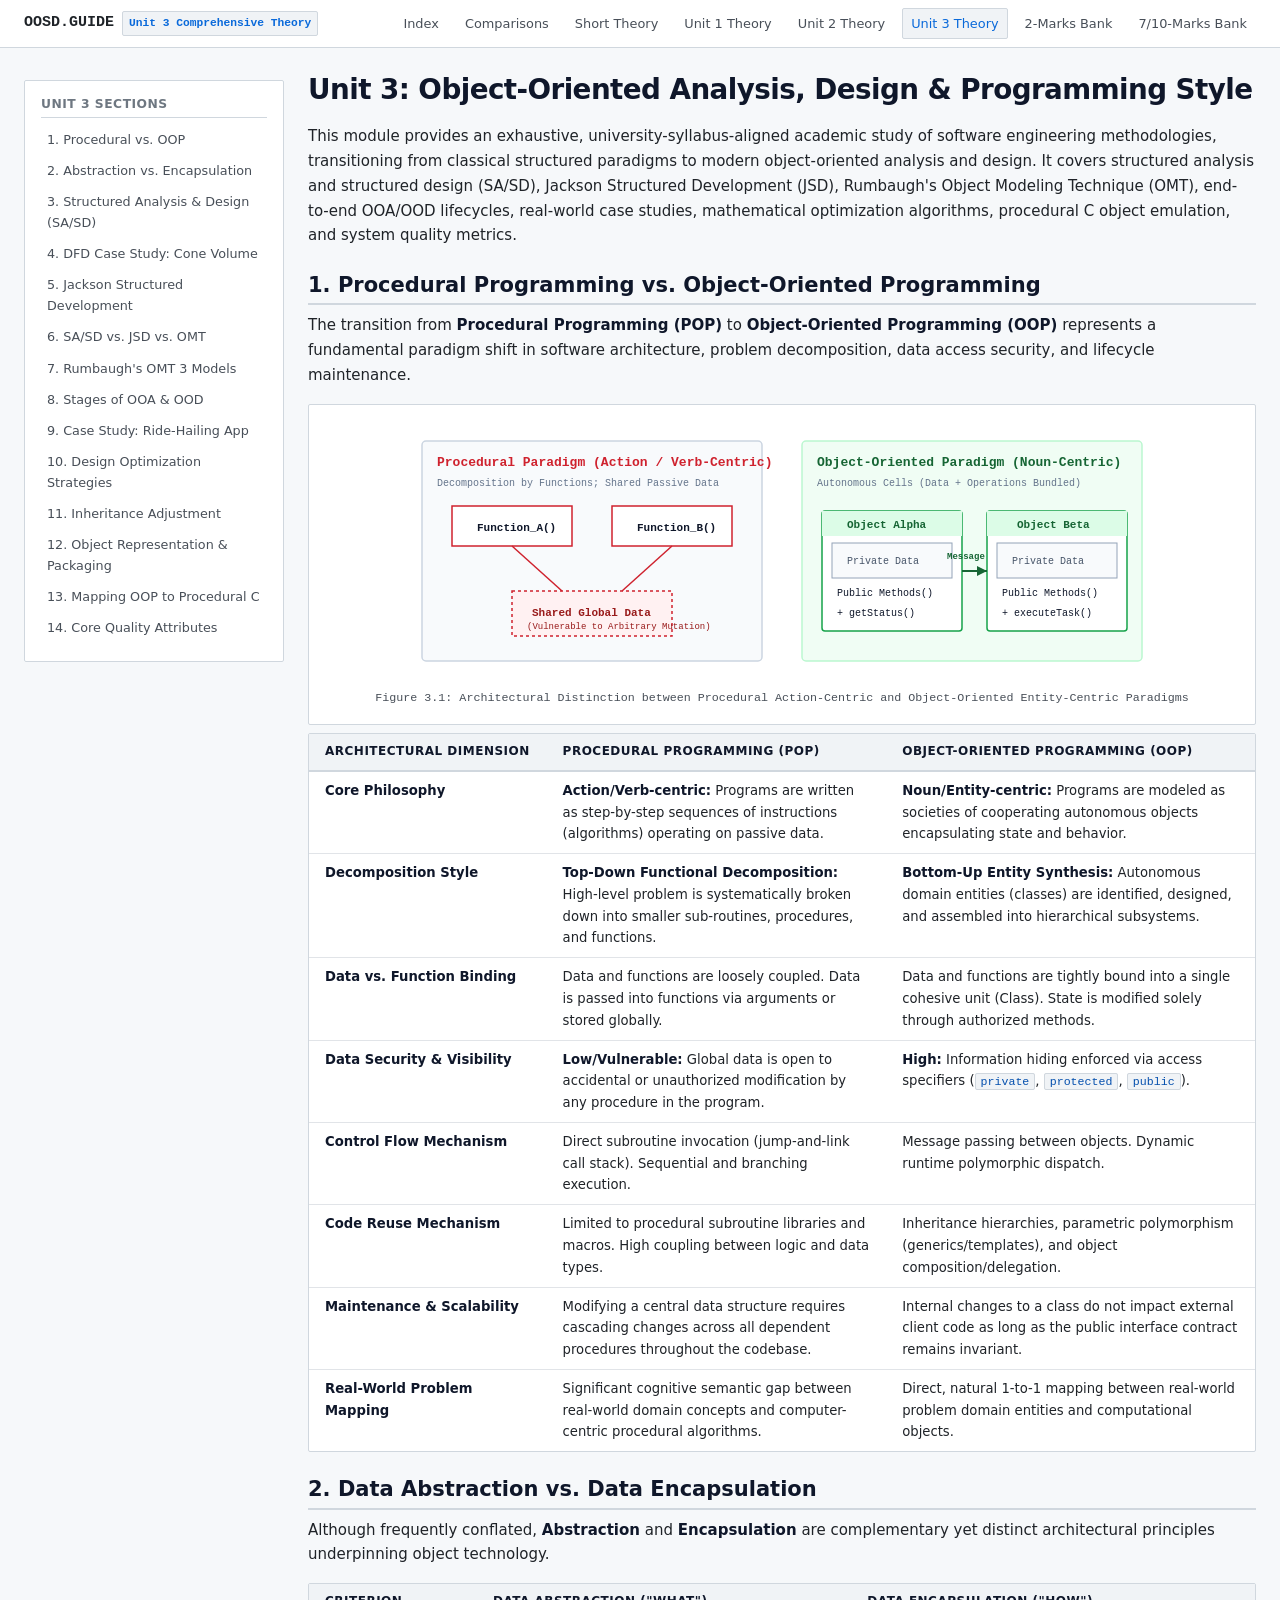
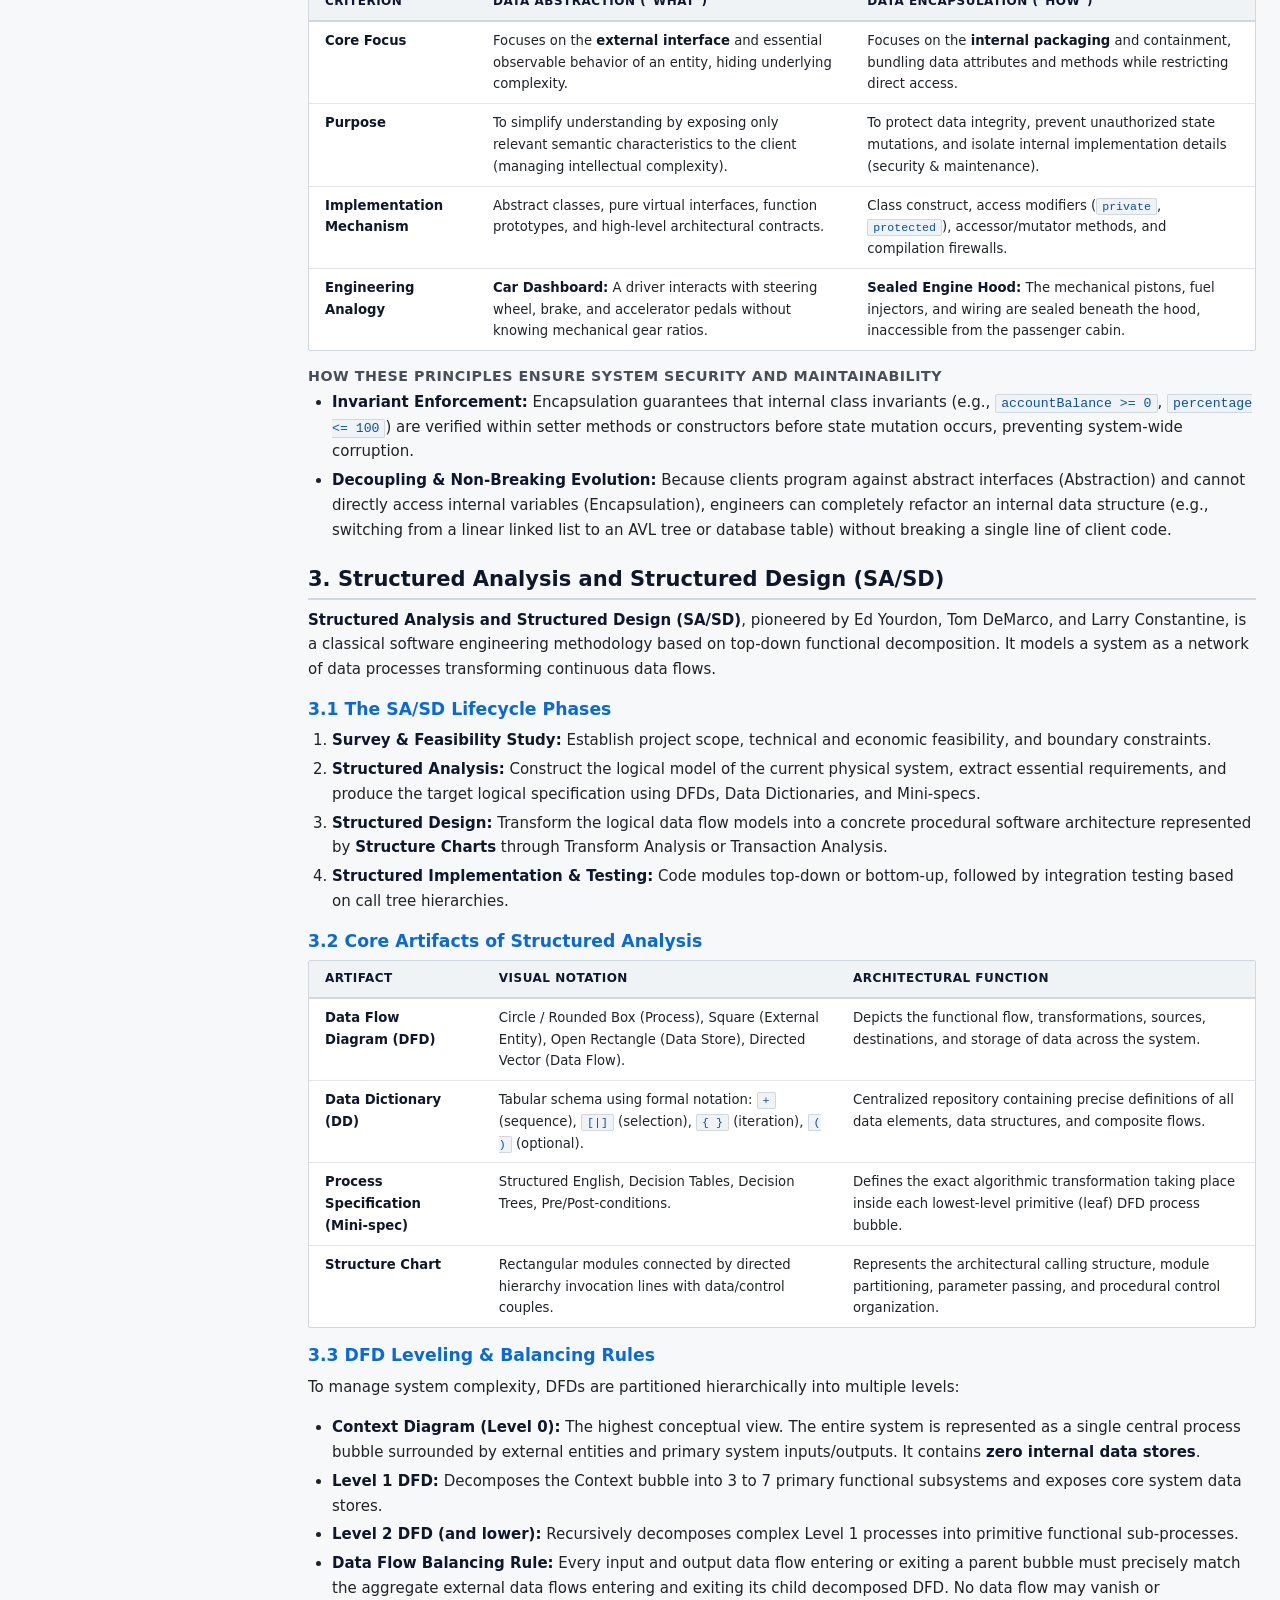
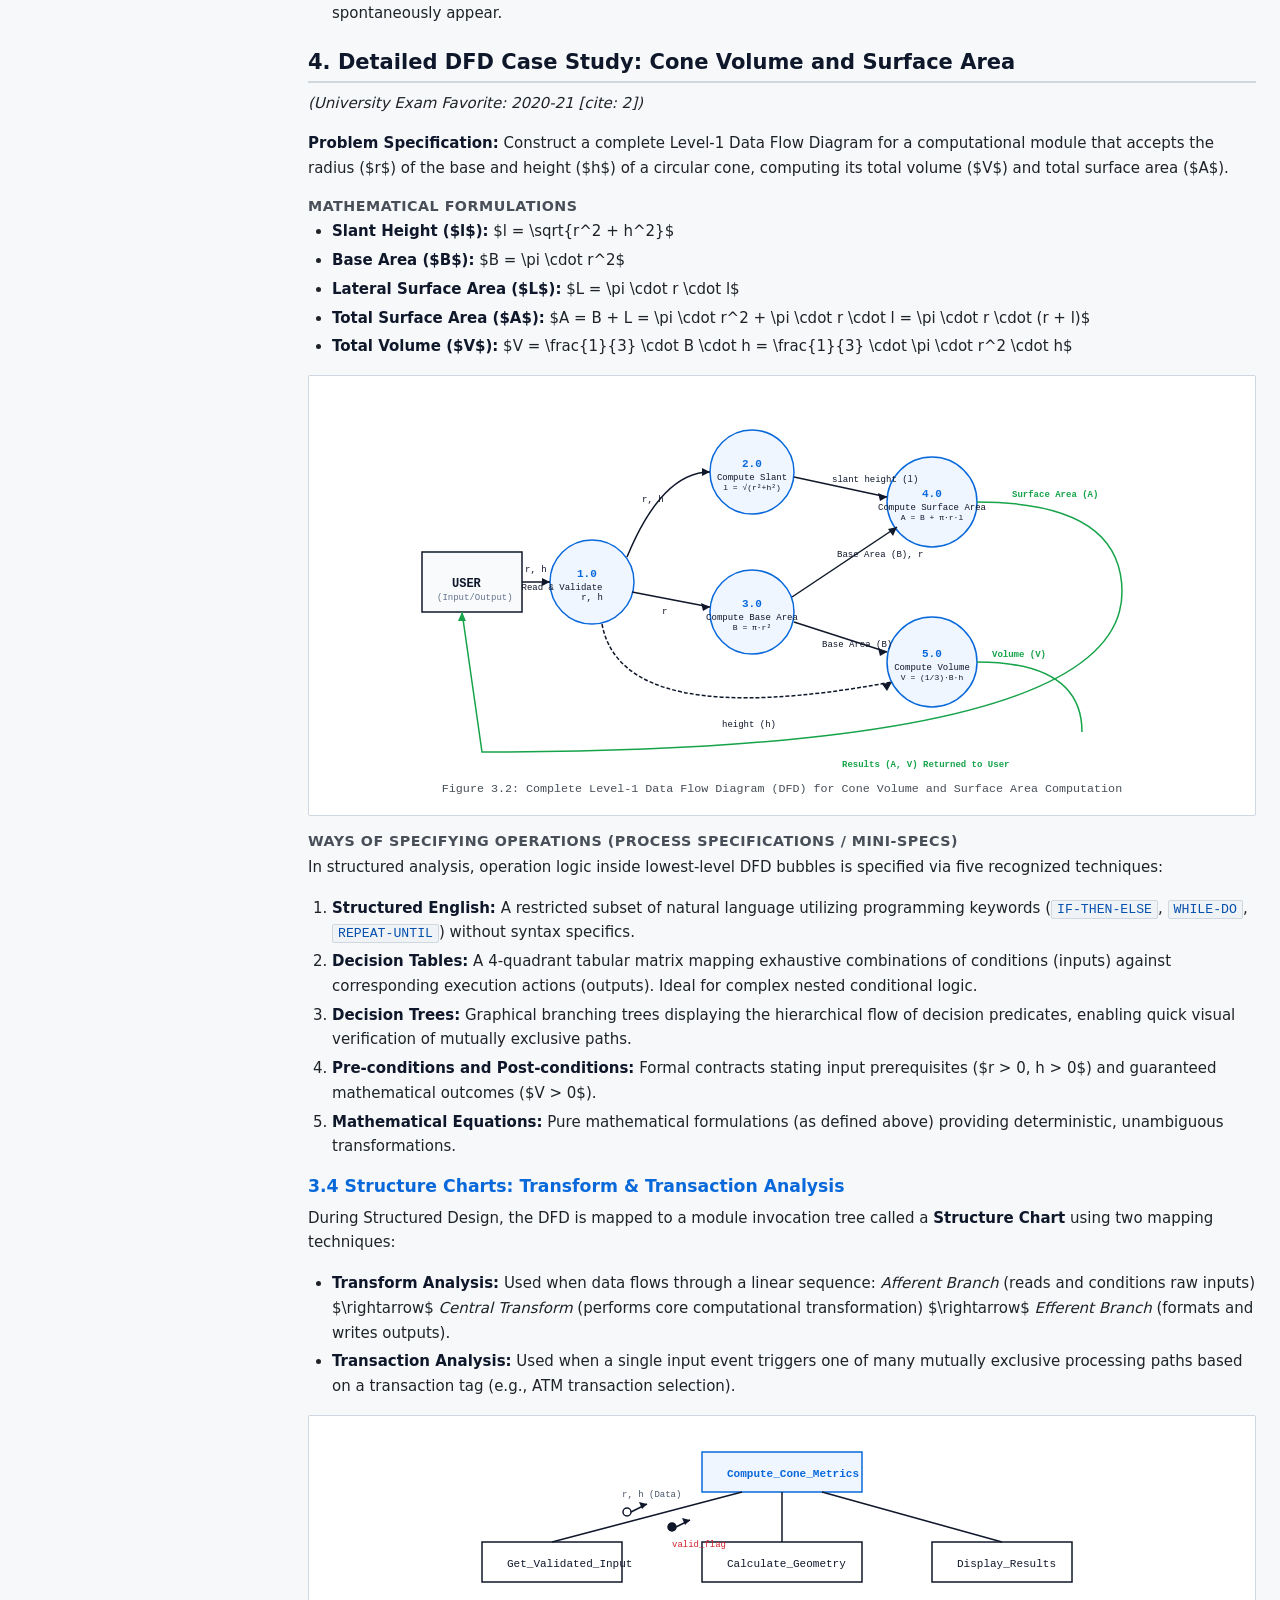
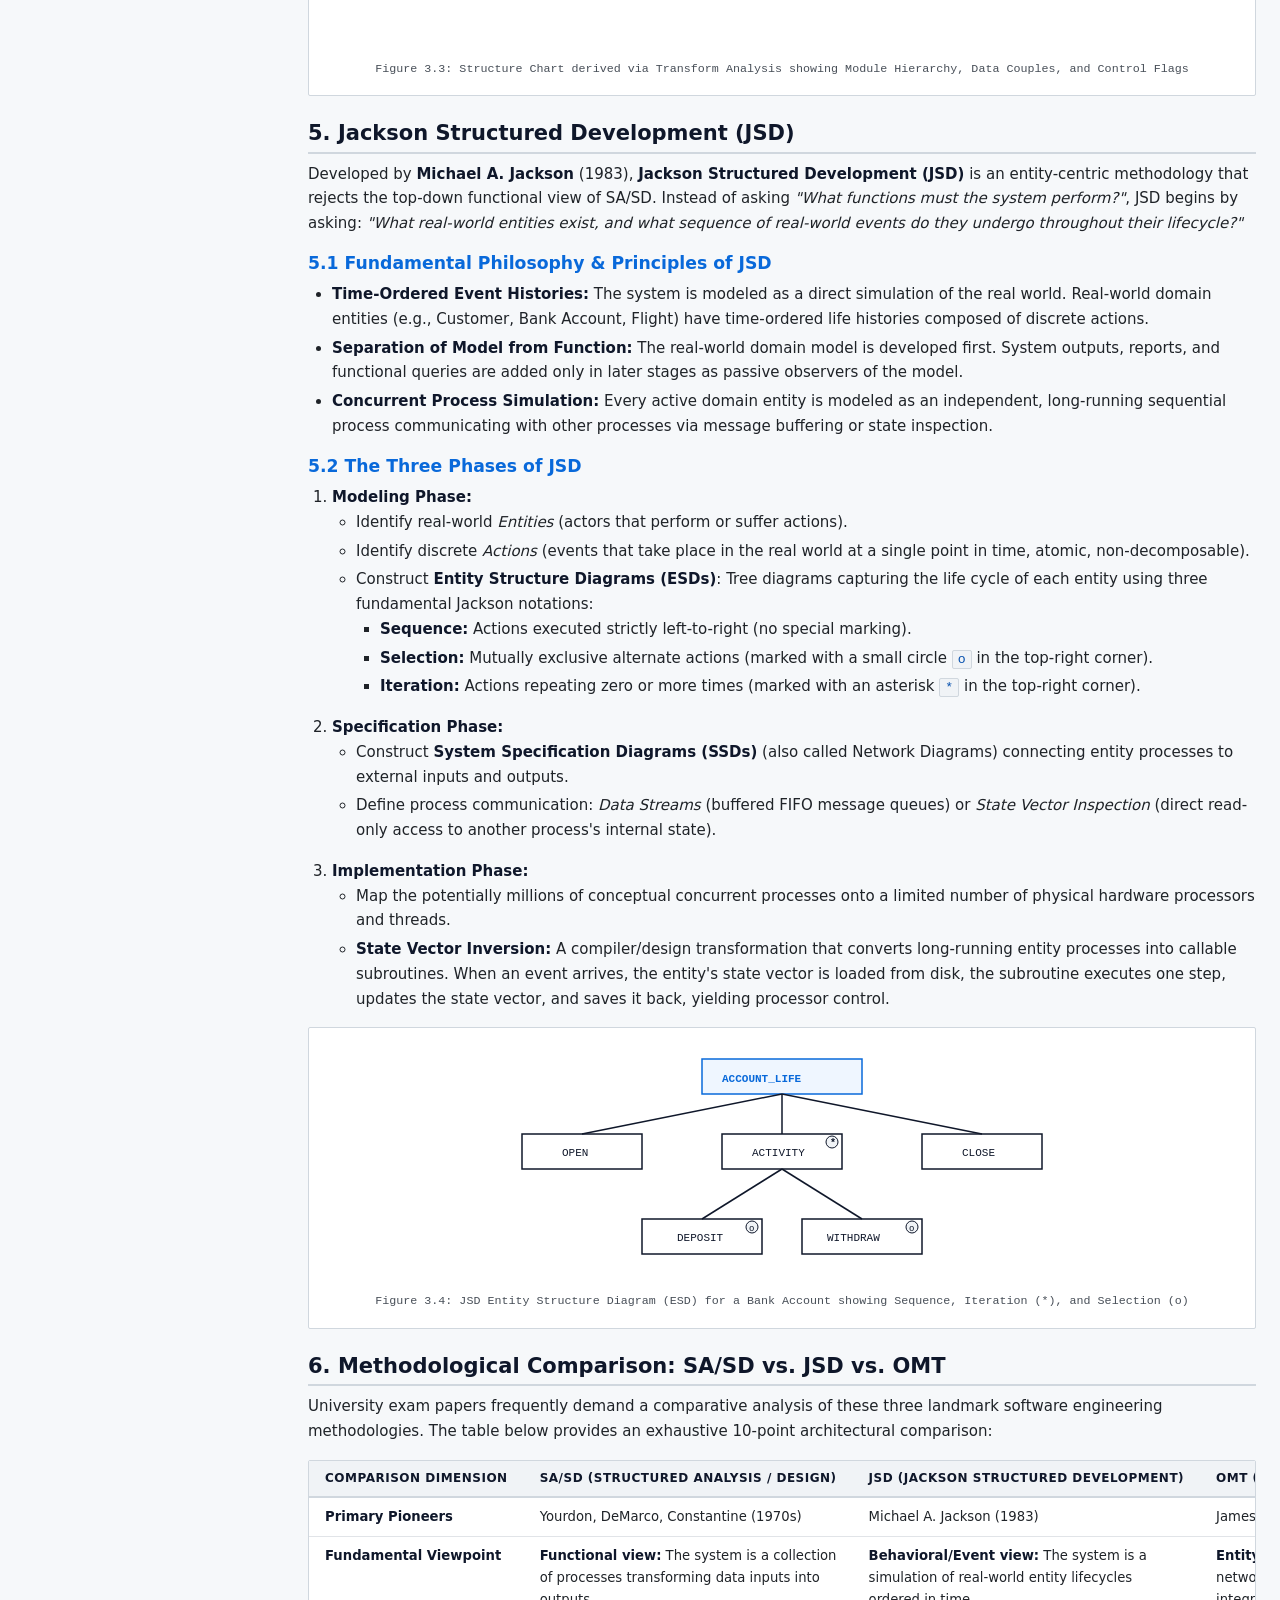
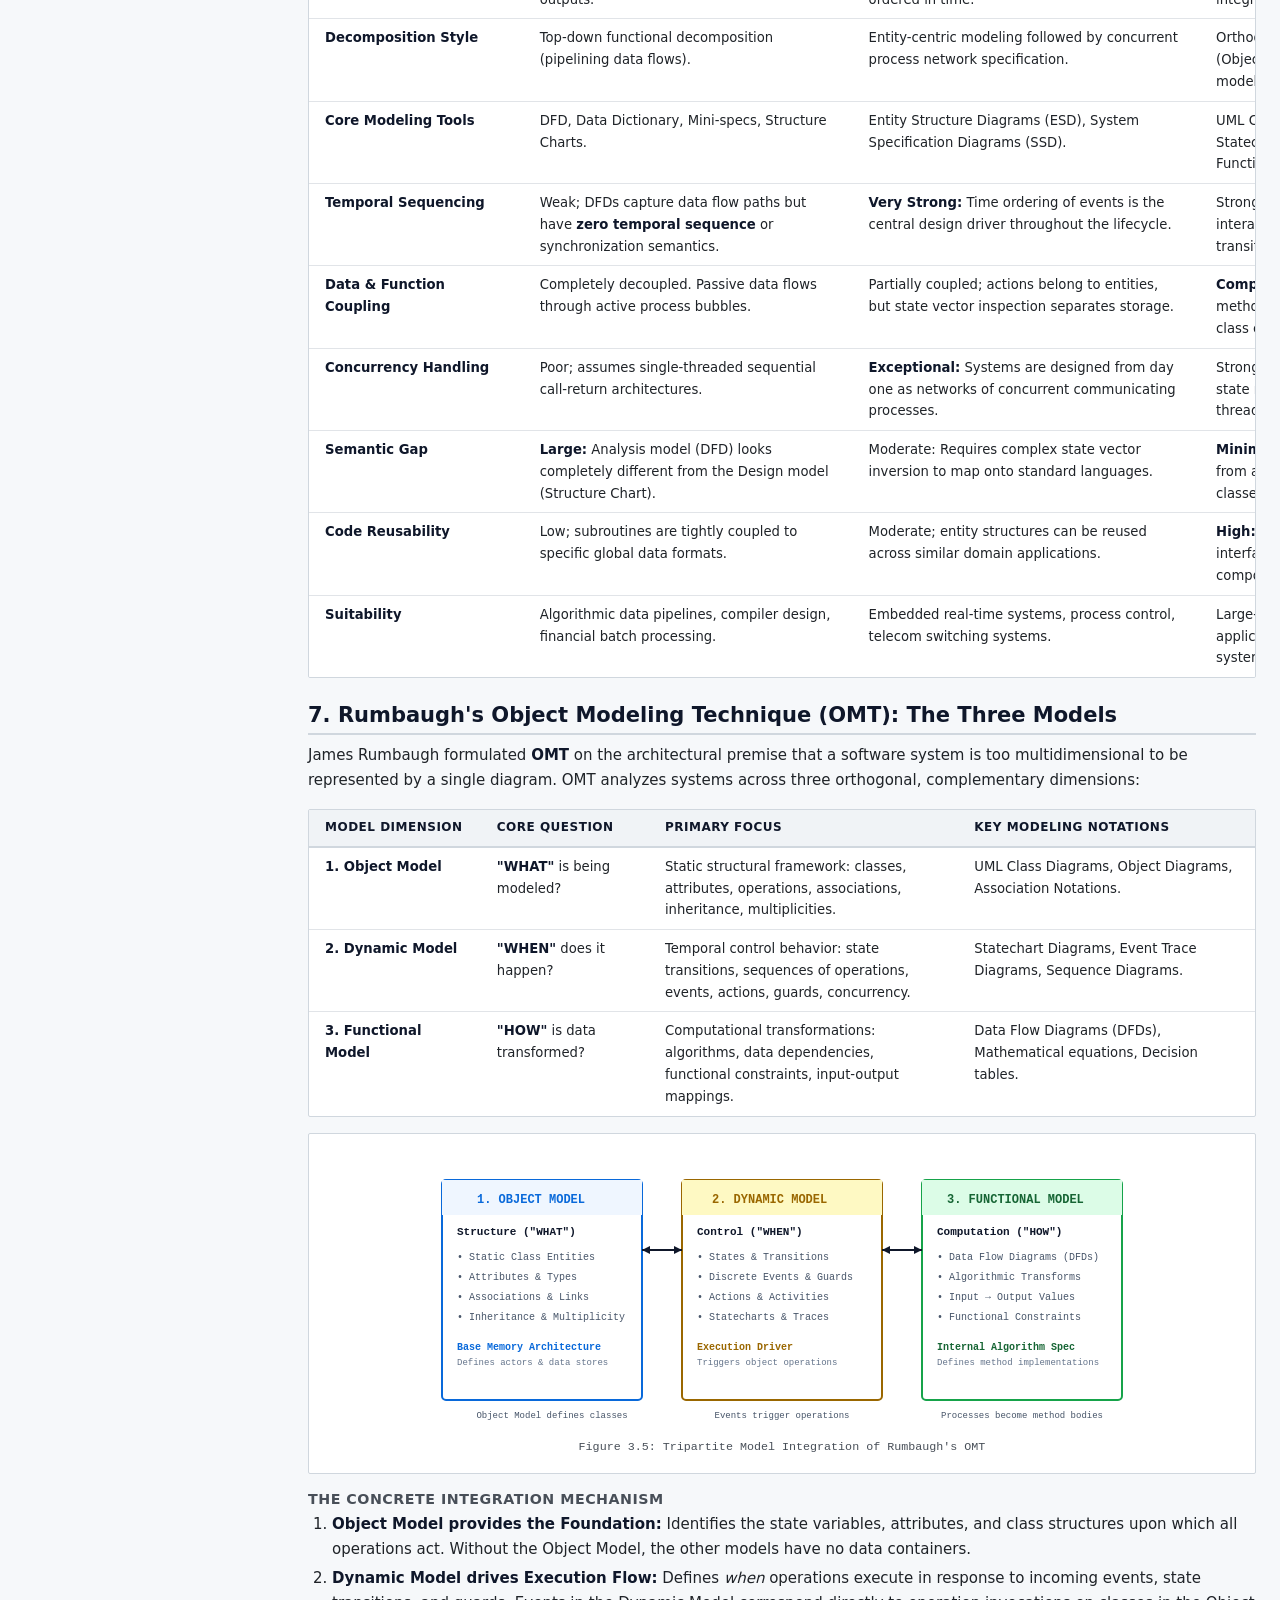
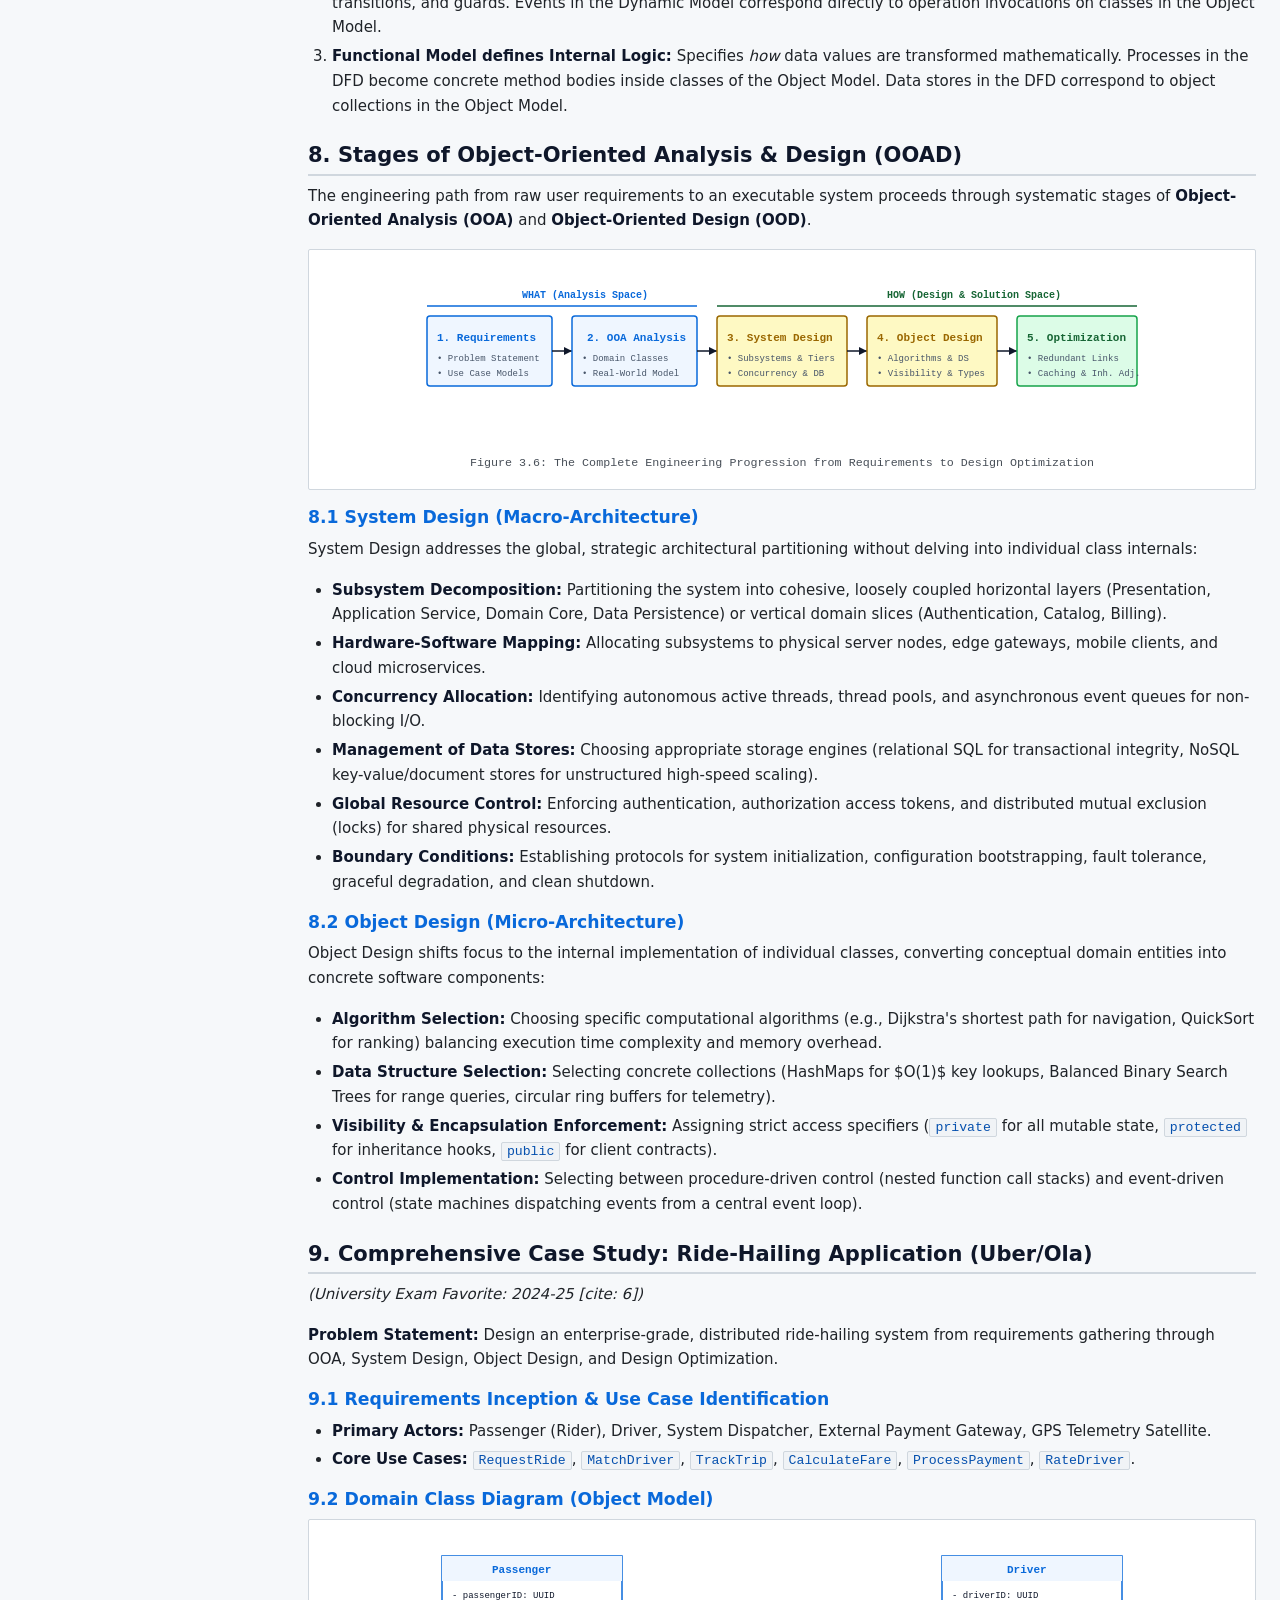
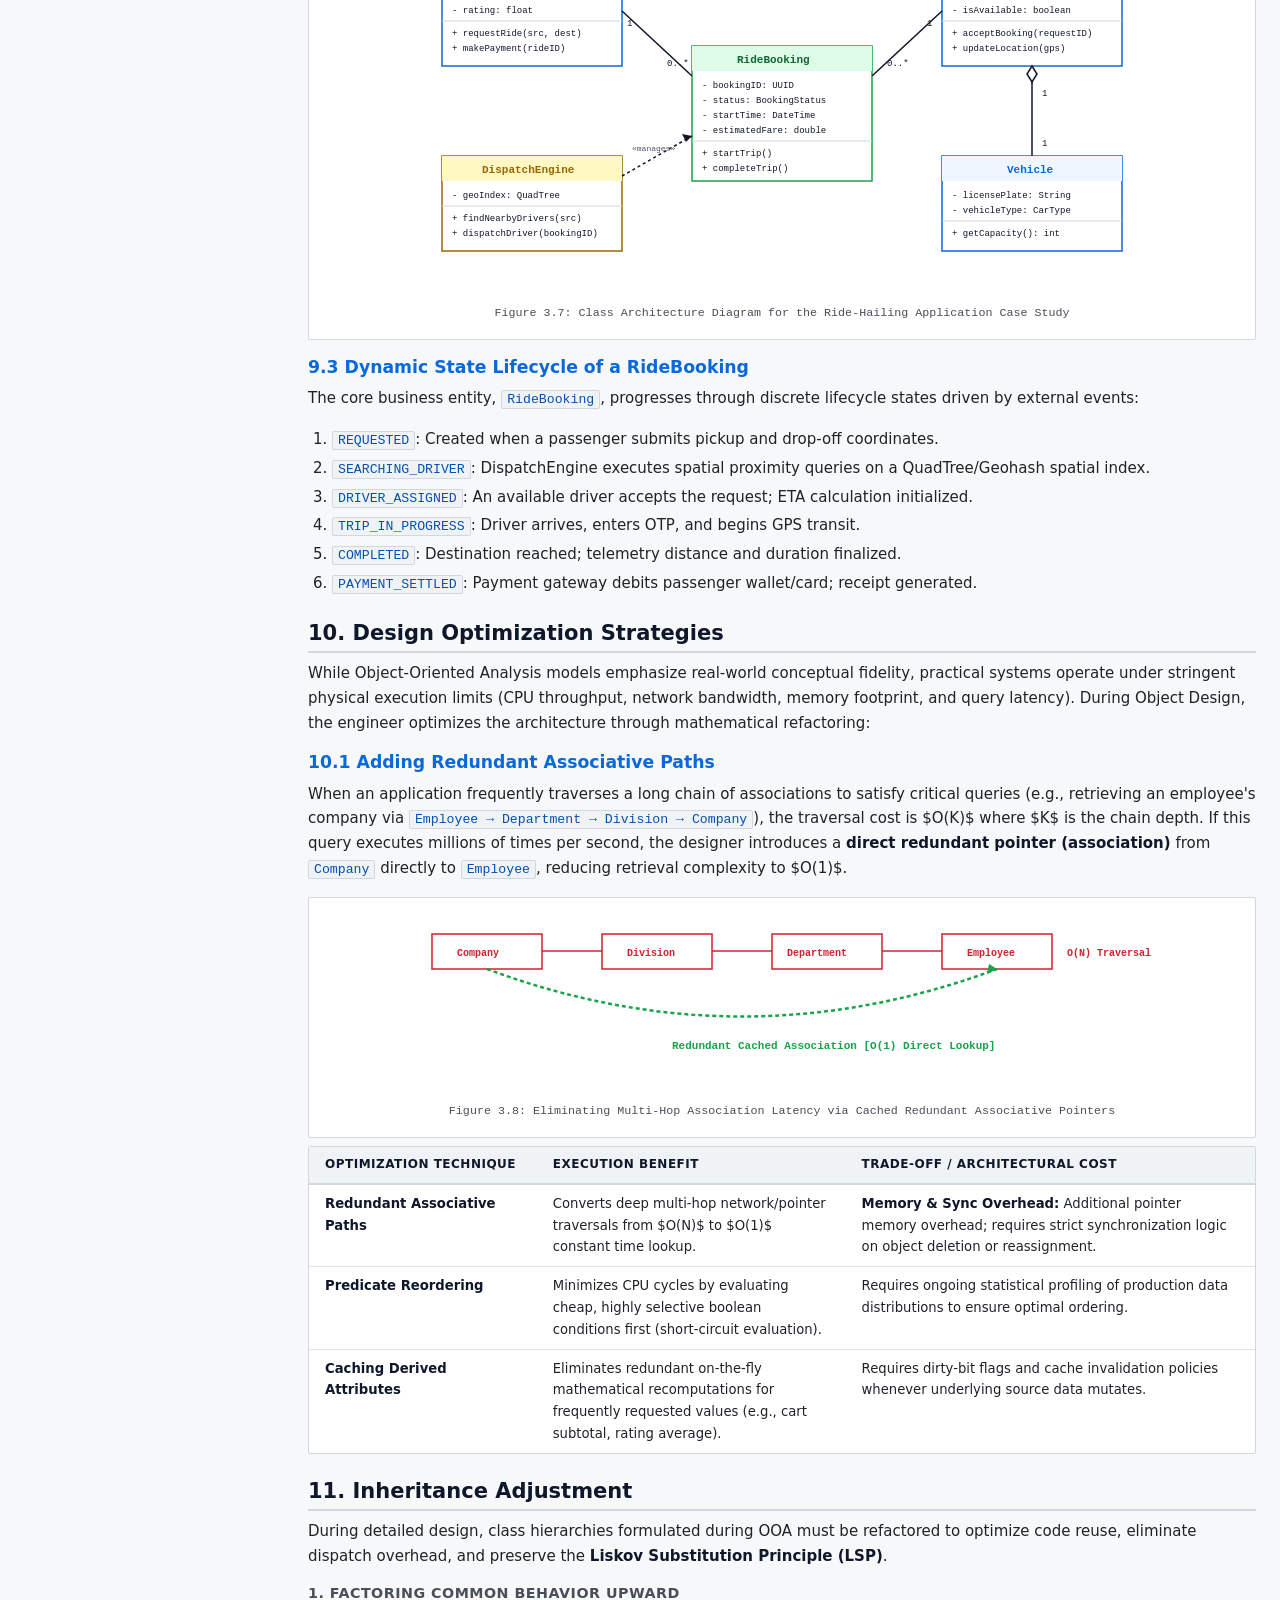
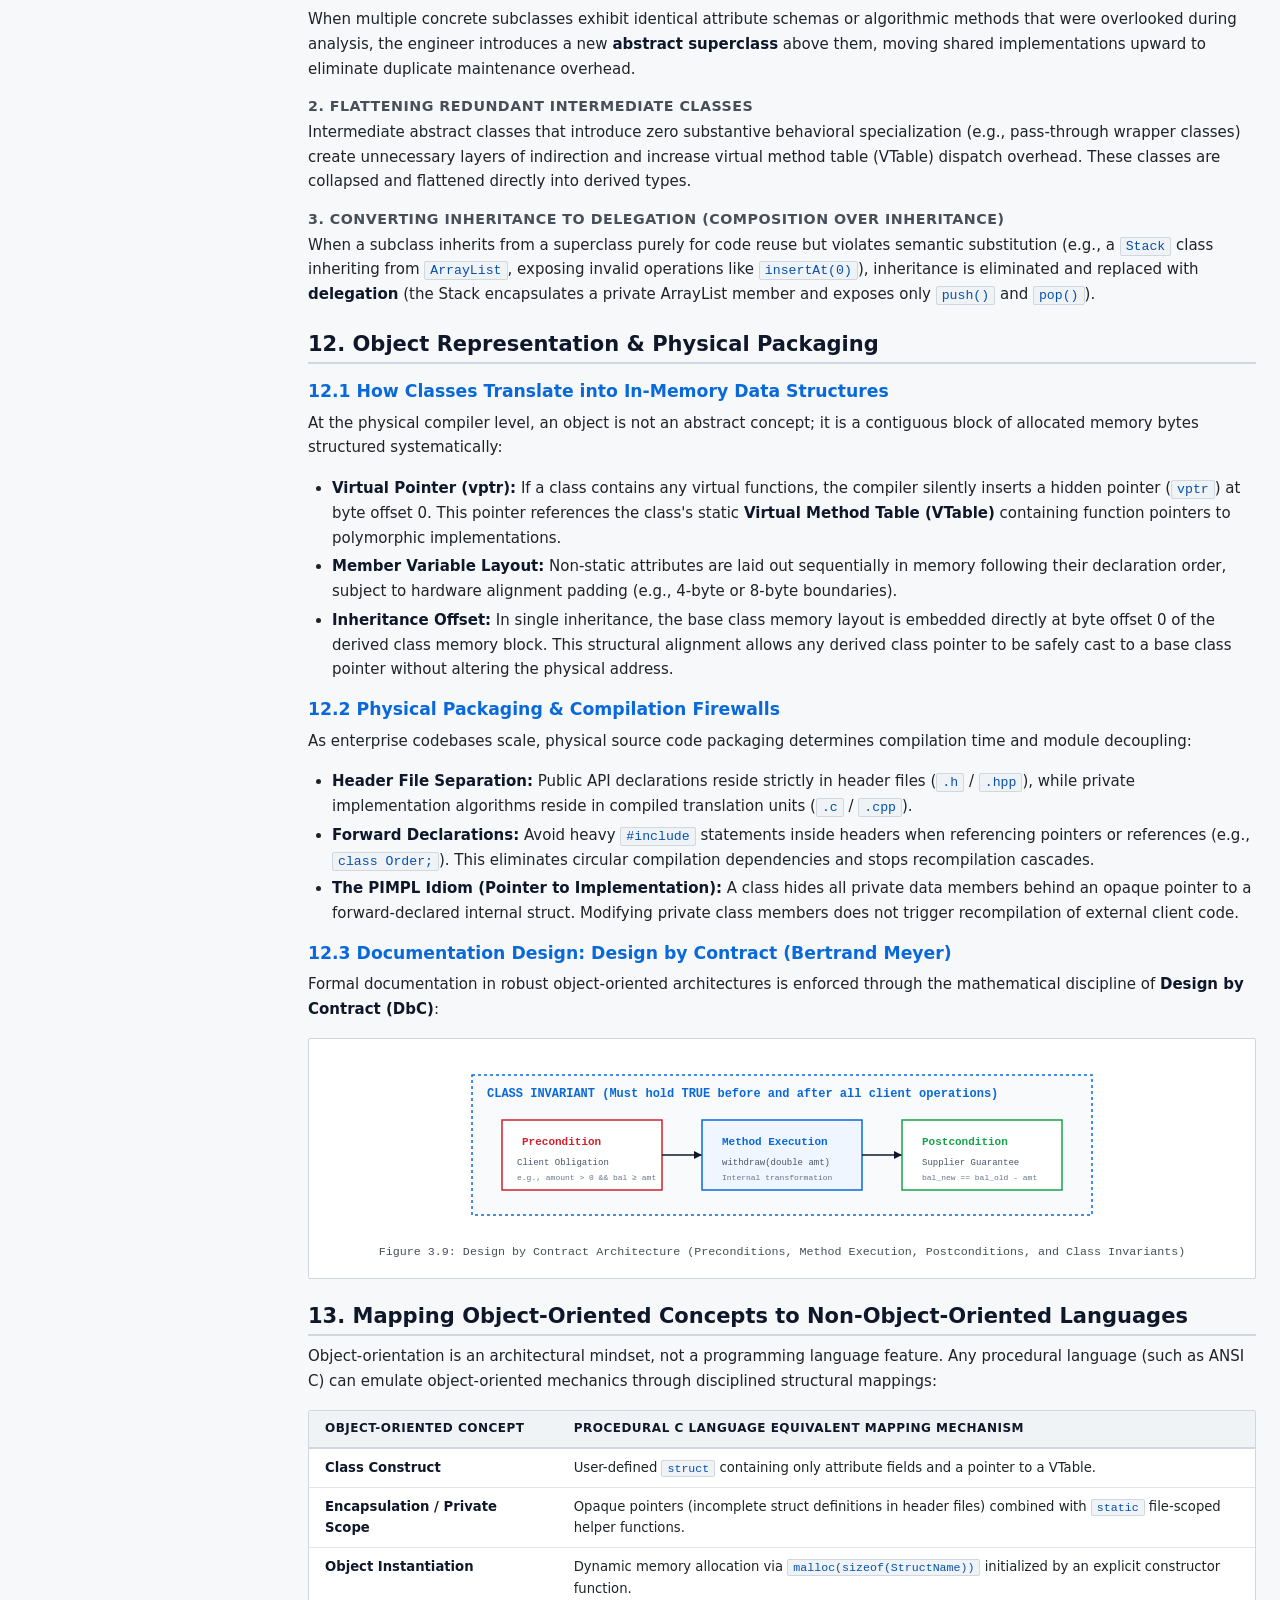
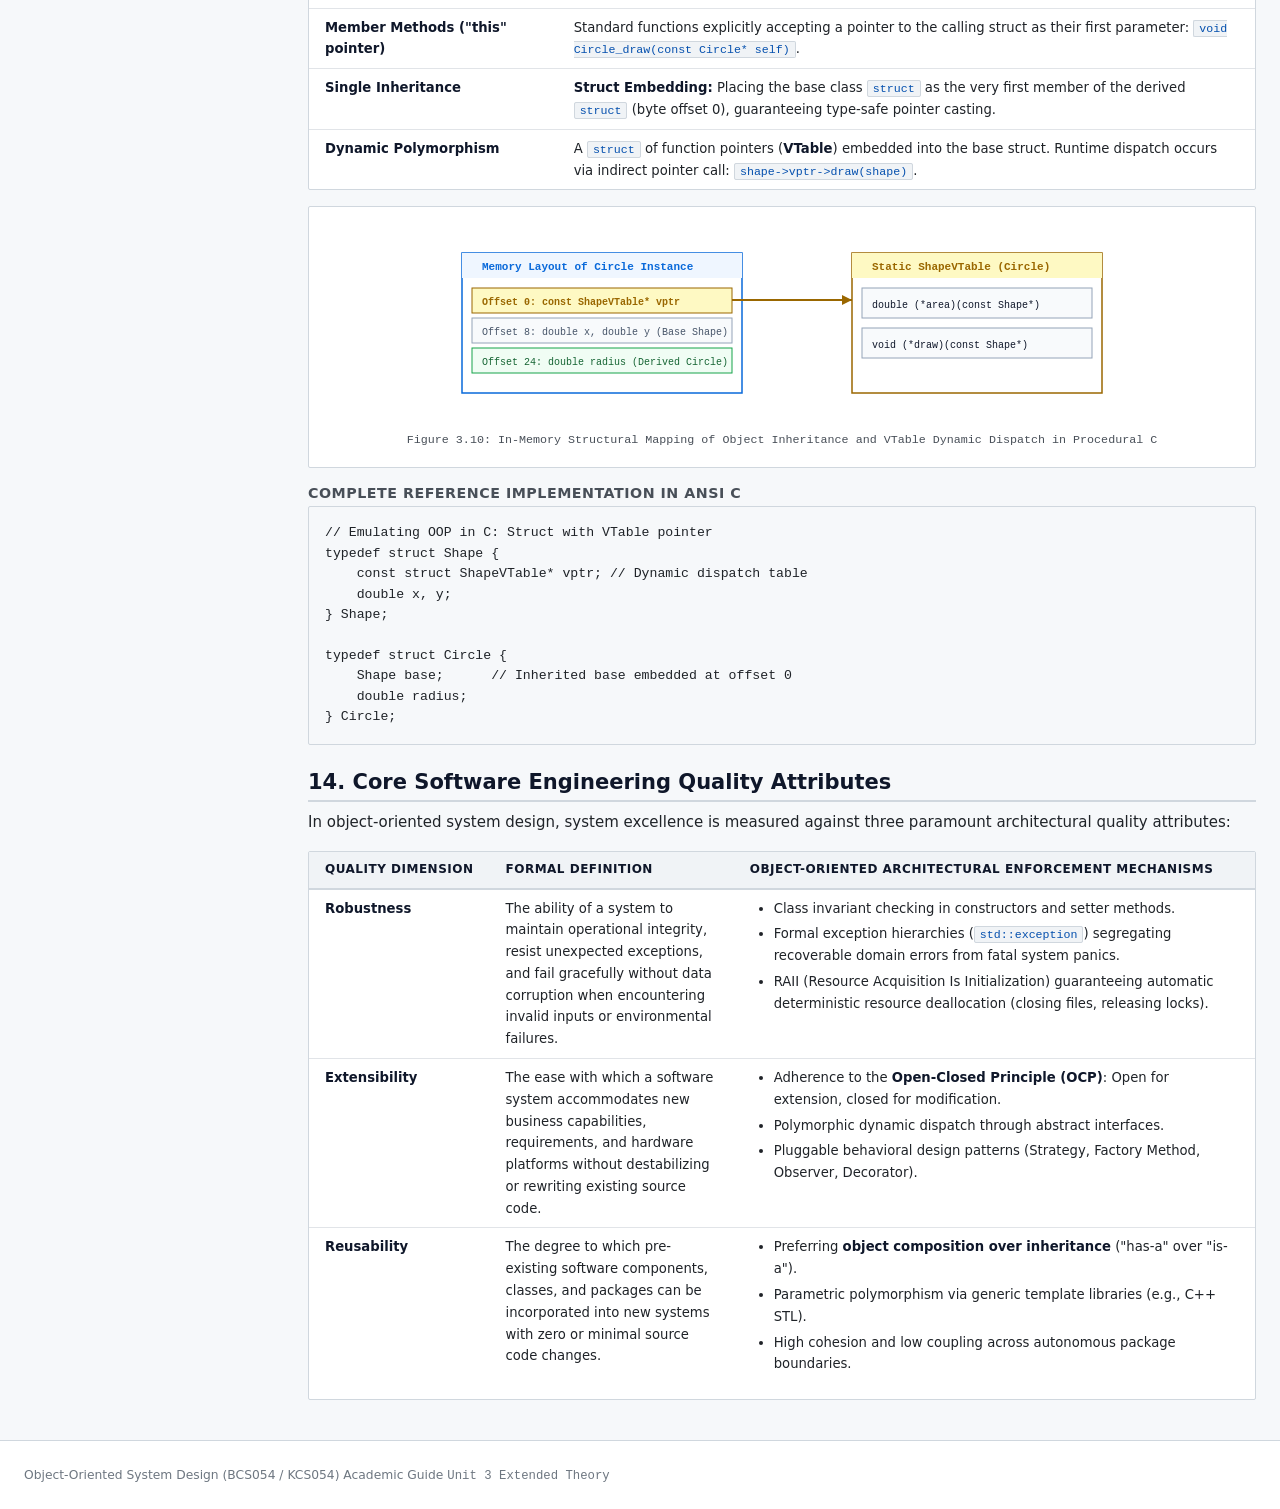
<file: unit3.html>
<!DOCTYPE html>
<html lang="en">
<head>
  <meta charset="UTF-8">
  <meta name="viewport" content="width=device-width, initial-scale=1.0">
  <title>Unit 3: Object-Oriented Analysis, Design & Programming Style | BCS054 Academic Guide</title>
  <meta name="description" content="Exhaustive study guide for Unit 3 of Object-Oriented System Design (BCS054/KCS054) - Procedural vs OOP, Data Abstraction vs Encapsulation, SA/SD, DFD for Cone Volume, JSD, OMT 3 Models, Stages of OOD, Ride-Hailing Case Study, Design Optimization, Inheritance Adjustment, Physical Packaging, Documentation, Mapping OOP to C, and Quality Attributes.">
  <link rel="stylesheet" href="css/style.css">
  <script defer src="js/main.js"></script>
</head>
<body>
  <header class="app-header">
    <div class="header-container">
      <div class="brand">
        <span>OOSD.GUIDE</span>
        <span class="brand-badge">Unit 3 Comprehensive Theory</span>
      </div>
      <nav class="nav-links">
        <a href="index.html">Index</a>
        <a href="comparisons.html">Comparisons</a>
        <a href="short_theory.html">Short Theory</a>
        <a href="unit1.html">Unit 1 Theory</a>
        <a href="unit2.html">Unit 2 Theory</a>
        <a href="unit3.html" class="active">Unit 3 Theory</a>
        <a href="2marks.html">2-Marks Bank</a>
        <a href="7marks.html">7/10-Marks Bank</a>
      </nav>
    </div>
  </header>

  <main class="app-main">
    <div class="layout-with-sidebar">
      <aside class="sidebar">
        <h3>Unit 3 Sections</h3>
        <ul>
          <li><a href="#sec-paradigms">1. Procedural vs. OOP</a></li>
          <li><a href="#sec-abstraction-encap">2. Abstraction vs. Encapsulation</a></li>
          <li><a href="#sec-sasd">3. Structured Analysis & Design (SA/SD)</a></li>
          <li><a href="#sec-dfd-cone">4. DFD Case Study: Cone Volume</a></li>
          <li><a href="#sec-jsd">5. Jackson Structured Development</a></li>
          <li><a href="#sec-methodologies-comp">6. SA/SD vs. JSD vs. OMT</a></li>
          <li><a href="#sec-omt-models">7. Rumbaugh's OMT 3 Models</a></li>
          <li><a href="#sec-ooad-stages">8. Stages of OOA & OOD</a></li>
          <li><a href="#sec-ride-hailing">9. Case Study: Ride-Hailing App</a></li>
          <li><a href="#sec-design-opt">10. Design Optimization Strategies</a></li>
          <li><a href="#sec-inheritance-adj">11. Inheritance Adjustment</a></li>
          <li><a href="#sec-implementation">12. Object Representation & Packaging</a></li>
          <li><a href="#sec-mapping-c">13. Mapping OOP to Procedural C</a></li>
          <li><a href="#sec-quality">14. Core Quality Attributes</a></li>
        </ul>
      </aside>

      <article>
        <h1>Unit 3: Object-Oriented Analysis, Design & Programming Style</h1>
        <p>This module provides an exhaustive, university-syllabus-aligned academic study of software engineering methodologies, transitioning from classical structured paradigms to modern object-oriented analysis and design. It covers structured analysis and structured design (SA/SD), Jackson Structured Development (JSD), Rumbaugh's Object Modeling Technique (OMT), end-to-end OOA/OOD lifecycles, real-world case studies, mathematical optimization algorithms, procedural C object emulation, and system quality metrics.</p>

        <!-- ======================================================== -->
        <!-- 1. Procedural vs OOP                                     -->
        <!-- ======================================================== -->
        <section id="sec-paradigms">
          <h2>1. Procedural Programming vs. Object-Oriented Programming</h2>
          <p>The transition from <strong>Procedural Programming (POP)</strong> to <strong>Object-Oriented Programming (OOP)</strong> represents a fundamental paradigm shift in software architecture, problem decomposition, data access security, and lifecycle maintenance.</p>

          <div class="diagram-container">
            <svg class="uml-diagram" viewBox="0 0 760 260" width="760" height="260" xmlns="http://www.w3.org/2000/svg">
              <!-- Procedural Side -->
              <rect x="20" y="20" width="340" height="220" fill="#f8fafc" stroke="#cbd5e1" stroke-width="1.5" rx="4"/>
              <text x="35" y="45" fill="#cf222e" font-weight="bold" font-size="13">Procedural Paradigm (Action / Verb-Centric)</text>
              <text x="35" y="65" fill="#64748b" font-size="10">Decomposition by Functions; Shared Passive Data</text>

              <rect x="50" y="85" width="120" height="40" fill="#ffffff" stroke="#cf222e" stroke-width="1.5"/>
              <text x="75" y="110" fill="#0f172a" font-size="11" font-weight="bold">Function_A()</text>

              <rect x="210" y="85" width="120" height="40" fill="#ffffff" stroke="#cf222e" stroke-width="1.5"/>
              <text x="235" y="110" fill="#0f172a" font-size="11" font-weight="bold">Function_B()</text>

              <rect x="110" y="170" width="160" height="45" fill="#fff1f2" stroke="#cf222e" stroke-dasharray="3,3" stroke-width="1.5"/>
              <text x="130" y="195" fill="#991b1b" font-size="11" font-weight="bold">Shared Global Data</text>
              <text x="125" y="208" fill="#991b1b" font-size="9">(Vulnerable to Arbitrary Mutation)</text>

              <line x1="110" y1="125" x2="160" y2="170" stroke="#cf222e" stroke-width="1.5" marker-end="url(#arrow-red)"/>
              <line x1="270" y1="125" x2="220" y2="170" stroke="#cf222e" stroke-width="1.5" marker-end="url(#arrow-red)"/>

              <!-- OO Side -->
              <rect x="400" y="20" width="340" height="220" fill="#f0fdf4" stroke="#bbf7d0" stroke-width="1.5" rx="4"/>
              <text x="415" y="45" fill="#166534" font-weight="bold" font-size="13">Object-Oriented Paradigm (Noun-Centric)</text>
              <text x="415" y="65" fill="#64748b" font-size="10">Autonomous Cells (Data + Operations Bundled)</text>

              <!-- Object A -->
              <rect x="420" y="90" width="140" height="120" fill="#ffffff" stroke="#16a34a" stroke-width="1.5" rx="3"/>
              <rect x="420" y="90" width="140" height="25" fill="#dcfce7"/>
              <text x="445" y="107" fill="#166534" font-size="11" font-weight="bold">Object Alpha</text>
              <rect x="430" y="122" width="120" height="35" fill="#f8fafc" stroke="#94a3b8" stroke-width="1"/>
              <text x="445" y="143" fill="#475569" font-size="10">Private Data</text>
              <text x="435" y="175" fill="#0f172a" font-size="10">Public Methods()</text>
              <text x="435" y="195" fill="#0f172a" font-size="10">+ getStatus()</text>

              <!-- Object B -->
              <rect x="585" y="90" width="140" height="120" fill="#ffffff" stroke="#16a34a" stroke-width="1.5" rx="3"/>
              <rect x="585" y="90" width="140" height="25" fill="#dcfce7"/>
              <text x="615" y="107" fill="#166534" font-size="11" font-weight="bold">Object Beta</text>
              <rect x="595" y="122" width="120" height="35" fill="#f8fafc" stroke="#94a3b8" stroke-width="1"/>
              <text x="610" y="143" fill="#475569" font-size="10">Private Data</text>
              <text x="600" y="175" fill="#0f172a" font-size="10">Public Methods()</text>
              <text x="600" y="195" fill="#0f172a" font-size="10">+ executeTask()</text>

              <!-- Message Flow -->
              <line x1="560" y1="150" x2="585" y2="150" stroke="#166534" stroke-width="2"/>
              <polygon points="585,150 575,145 575,155" fill="#166534"/>
              <text x="545" y="138" fill="#166534" font-size="9" font-weight="bold">Message</text>
            </svg>
            <div class="diagram-caption">Figure 3.1: Architectural Distinction between Procedural Action-Centric and Object-Oriented Entity-Centric Paradigms</div>
          </div>

          <div class="table-wrapper">
            <table>
              <thead>
                <tr>
                  <th>Architectural Dimension</th>
                  <th>Procedural Programming (POP)</th>
                  <th>Object-Oriented Programming (OOP)</th>
                </tr>
              </thead>
              <tbody>
                <tr>
                  <td><strong>Core Philosophy</strong></td>
                  <td><strong>Action/Verb-centric:</strong> Programs are written as step-by-step sequences of instructions (algorithms) operating on passive data.</td>
                  <td><strong>Noun/Entity-centric:</strong> Programs are modeled as societies of cooperating autonomous objects encapsulating state and behavior.</td>
                </tr>
                <tr>
                  <td><strong>Decomposition Style</strong></td>
                  <td><strong>Top-Down Functional Decomposition:</strong> High-level problem is systematically broken down into smaller sub-routines, procedures, and functions.</td>
                  <td><strong>Bottom-Up Entity Synthesis:</strong> Autonomous domain entities (classes) are identified, designed, and assembled into hierarchical subsystems.</td>
                </tr>
                <tr>
                  <td><strong>Data vs. Function Binding</strong></td>
                  <td>Data and functions are loosely coupled. Data is passed into functions via arguments or stored globally.</td>
                  <td>Data and functions are tightly bound into a single cohesive unit (Class). State is modified solely through authorized methods.</td>
                </tr>
                <tr>
                  <td><strong>Data Security & Visibility</strong></td>
                  <td><strong>Low/Vulnerable:</strong> Global data is open to accidental or unauthorized modification by any procedure in the program.</td>
                  <td><strong>High:</strong> Information hiding enforced via access specifiers (<code>private</code>, <code>protected</code>, <code>public</code>).</td>
                </tr>
                <tr>
                  <td><strong>Control Flow Mechanism</strong></td>
                  <td>Direct subroutine invocation (jump-and-link call stack). Sequential and branching execution.</td>
                  <td>Message passing between objects. Dynamic runtime polymorphic dispatch.</td>
                </tr>
                <tr>
                  <td><strong>Code Reuse Mechanism</strong></td>
                  <td>Limited to procedural subroutine libraries and macros. High coupling between logic and data types.</td>
                  <td>Inheritance hierarchies, parametric polymorphism (generics/templates), and object composition/delegation.</td>
                </tr>
                <tr>
                  <td><strong>Maintenance & Scalability</strong></td>
                  <td>Modifying a central data structure requires cascading changes across all dependent procedures throughout the codebase.</td>
                  <td>Internal changes to a class do not impact external client code as long as the public interface contract remains invariant.</td>
                </tr>
                <tr>
                  <td><strong>Real-World Problem Mapping</strong></td>
                  <td>Significant cognitive semantic gap between real-world domain concepts and computer-centric procedural algorithms.</td>
                  <td>Direct, natural 1-to-1 mapping between real-world problem domain entities and computational objects.</td>
                </tr>
              </tbody>
            </table>
          </div>
        </section>

        <!-- ======================================================== -->
        <!-- 2. Data Abstraction vs Encapsulation                     -->
        <!-- ======================================================== -->
        <section id="sec-abstraction-encap">
          <h2>2. Data Abstraction vs. Data Encapsulation</h2>
          <p>Although frequently conflated, <strong>Abstraction</strong> and <strong>Encapsulation</strong> are complementary yet distinct architectural principles underpinning object technology.</p>

          <div class="table-wrapper">
            <table>
              <thead>
                <tr>
                  <th>Criterion</th>
                  <th>Data Abstraction ("WHAT")</th>
                  <th>Data Encapsulation ("HOW")</th>
                </tr>
              </thead>
              <tbody>
                <tr>
                  <td><strong>Core Focus</strong></td>
                  <td>Focuses on the <strong>external interface</strong> and essential observable behavior of an entity, hiding underlying complexity.</td>
                  <td>Focuses on the <strong>internal packaging</strong> and containment, bundling data attributes and methods while restricting direct access.</td>
                </tr>
                <tr>
                  <td><strong>Purpose</strong></td>
                  <td>To simplify understanding by exposing only relevant semantic characteristics to the client (managing intellectual complexity).</td>
                  <td>To protect data integrity, prevent unauthorized state mutations, and isolate internal implementation details (security & maintenance).</td>
                </tr>
                <tr>
                  <td><strong>Implementation Mechanism</strong></td>
                  <td>Abstract classes, pure virtual interfaces, function prototypes, and high-level architectural contracts.</td>
                  <td>Class construct, access modifiers (<code>private</code>, <code>protected</code>), accessor/mutator methods, and compilation firewalls.</td>
                </tr>
                <tr>
                  <td><strong>Engineering Analogy</strong></td>
                  <td><strong>Car Dashboard:</strong> A driver interacts with steering wheel, brake, and accelerator pedals without knowing mechanical gear ratios.</td>
                  <td><strong>Sealed Engine Hood:</strong> The mechanical pistons, fuel injectors, and wiring are sealed beneath the hood, inaccessible from the passenger cabin.</td>
                </tr>
              </tbody>
            </table>
          </div>

          <h4>How These Principles Ensure System Security and Maintainability</h4>
          <ul>
            <li><strong>Invariant Enforcement:</strong> Encapsulation guarantees that internal class invariants (e.g., <code>accountBalance &gt;= 0</code>, <code>percentage &lt;= 100</code>) are verified within setter methods or constructors before state mutation occurs, preventing system-wide corruption.</li>
            <li><strong>Decoupling & Non-Breaking Evolution:</strong> Because clients program against abstract interfaces (Abstraction) and cannot directly access internal variables (Encapsulation), engineers can completely refactor an internal data structure (e.g., switching from a linear linked list to an AVL tree or database table) without breaking a single line of client code.</li>
          </ul>
        </section>

        <!-- ======================================================== -->
        <!-- 3. Structured Analysis & Design (SA/SD)                  -->
        <!-- ======================================================== -->
        <section id="sec-sasd">
          <h2>3. Structured Analysis and Structured Design (SA/SD)</h2>
          <p><strong>Structured Analysis and Structured Design (SA/SD)</strong>, pioneered by Ed Yourdon, Tom DeMarco, and Larry Constantine, is a classical software engineering methodology based on top-down functional decomposition. It models a system as a network of data processes transforming continuous data flows.</p>

          <h3>3.1 The SA/SD Lifecycle Phases</h3>
          <ol>
            <li><strong>Survey & Feasibility Study:</strong> Establish project scope, technical and economic feasibility, and boundary constraints.</li>
            <li><strong>Structured Analysis:</strong> Construct the logical model of the current physical system, extract essential requirements, and produce the target logical specification using DFDs, Data Dictionaries, and Mini-specs.</li>
            <li><strong>Structured Design:</strong> Transform the logical data flow models into a concrete procedural software architecture represented by <strong>Structure Charts</strong> through Transform Analysis or Transaction Analysis.</li>
            <li><strong>Structured Implementation & Testing:</strong> Code modules top-down or bottom-up, followed by integration testing based on call tree hierarchies.</li>
          </ol>

          <h3>3.2 Core Artifacts of Structured Analysis</h3>
          <div class="table-wrapper">
            <table>
              <thead>
                <tr>
                  <th>Artifact</th>
                  <th>Visual Notation</th>
                  <th>Architectural Function</th>
                </tr>
              </thead>
              <tbody>
                <tr>
                  <td><strong>Data Flow Diagram (DFD)</strong></td>
                  <td>Circle / Rounded Box (Process), Square (External Entity), Open Rectangle (Data Store), Directed Vector (Data Flow).</td>
                  <td>Depicts the functional flow, transformations, sources, destinations, and storage of data across the system.</td>
                </tr>
                <tr>
                  <td><strong>Data Dictionary (DD)</strong></td>
                  <td>Tabular schema using formal notation: <code>+</code> (sequence), <code>[|]</code> (selection), <code>{ }</code> (iteration), <code>( )</code> (optional).</td>
                  <td>Centralized repository containing precise definitions of all data elements, data structures, and composite flows.</td>
                </tr>
                <tr>
                  <td><strong>Process Specification (Mini-spec)</strong></td>
                  <td>Structured English, Decision Tables, Decision Trees, Pre/Post-conditions.</td>
                  <td>Defines the exact algorithmic transformation taking place inside each lowest-level primitive (leaf) DFD process bubble.</td>
                </tr>
                <tr>
                  <td><strong>Structure Chart</strong></td>
                  <td>Rectangular modules connected by directed hierarchy invocation lines with data/control couples.</td>
                  <td>Represents the architectural calling structure, module partitioning, parameter passing, and procedural control organization.</td>
                </tr>
              </tbody>
            </table>
          </div>

          <h3>3.3 DFD Leveling & Balancing Rules</h3>
          <p>To manage system complexity, DFDs are partitioned hierarchically into multiple levels:</p>
          <ul>
            <li><strong>Context Diagram (Level 0):</strong> The highest conceptual view. The entire system is represented as a single central process bubble surrounded by external entities and primary system inputs/outputs. It contains <strong>zero internal data stores</strong>.</li>
            <li><strong>Level 1 DFD:</strong> Decomposes the Context bubble into 3 to 7 primary functional subsystems and exposes core system data stores.</li>
            <li><strong>Level 2 DFD (and lower):</strong> Recursively decomposes complex Level 1 processes into primitive functional sub-processes.</li>
            <li><strong>Data Flow Balancing Rule:</strong> Every input and output data flow entering or exiting a parent bubble must precisely match the aggregate external data flows entering and exiting its child decomposed DFD. No data flow may vanish or spontaneously appear.</li>
          </ul>
        </section>

        <!-- ======================================================== -->
        <!-- 4. DFD Case Study: Cone Volume & Surface Area            -->
        <!-- ======================================================== -->
        <section id="sec-dfd-cone">
          <h2>4. Detailed DFD Case Study: Cone Volume and Surface Area</h2>
          <p><em>(University Exam Favorite: 2020-21 [cite: 2])</em></p>
          <p><strong>Problem Specification:</strong> Construct a complete Level-1 Data Flow Diagram for a computational module that accepts the radius ($r$) of the base and height ($h$) of a circular cone, computing its total volume ($V$) and total surface area ($A$).</p>

          <h4>Mathematical Formulations</h4>
          <ul>
            <li><strong>Slant Height ($l$):</strong> $l = \sqrt{r^2 + h^2}$</li>
            <li><strong>Base Area ($B$):</strong> $B = \pi \cdot r^2$</li>
            <li><strong>Lateral Surface Area ($L$):</strong> $L = \pi \cdot r \cdot l$</li>
            <li><strong>Total Surface Area ($A$):</strong> $A = B + L = \pi \cdot r^2 + \pi \cdot r \cdot l = \pi \cdot r \cdot (r + l)$</li>
            <li><strong>Total Volume ($V$):</strong> $V = \frac{1}{3} \cdot B \cdot h = \frac{1}{3} \cdot \pi \cdot r^2 \cdot h$</li>
          </ul>

          <div class="diagram-container">
            <svg class="uml-diagram" viewBox="0 0 760 380" width="760" height="380" xmlns="http://www.w3.org/2000/svg">
              <!-- External Entity: User -->
              <rect x="20" y="160" width="100" height="60" fill="#f8fafc" stroke="#0f172a" stroke-width="1.5"/>
              <text x="50" y="195" fill="#0f172a" font-weight="bold" font-size="12">USER</text>
              <text x="35" y="208" fill="#64748b" font-size="9">(Input/Output)</text>

              <!-- Process 1.0: Validate & Read Inputs -->
              <circle cx="190" cy="190" r="42" fill="#eff6ff" stroke="#0969da" stroke-width="1.5"/>
              <text x="175" y="185" fill="#0969da" font-weight="bold" font-size="11">1.0</text>
              <text x="160" y="198" fill="#0f172a" font-size="9" text-anchor="middle">Read &amp; Validate</text>
              <text x="190" y="208" fill="#0f172a" font-size="9" text-anchor="middle">r, h</text>

              <!-- Input Flow -->
              <line x1="120" y1="190" x2="148" y2="190" stroke="#0f172a" stroke-width="1.5"/>
              <polygon points="148,190 140,186 140,194" fill="#0f172a"/>
              <text x="123" y="180" fill="#0f172a" font-size="9">r, h</text>

              <!-- Process 2.0: Compute Slant Height -->
              <circle cx="350" cy="80" r="42" fill="#eff6ff" stroke="#0969da" stroke-width="1.5"/>
              <text x="340" y="75" fill="#0969da" font-weight="bold" font-size="11">2.0</text>
              <text x="350" y="88" fill="#0f172a" font-size="9" text-anchor="middle">Compute Slant</text>
              <text x="350" y="98" fill="#0f172a" font-size="8" text-anchor="middle">l = &radic;(r&sup2;+h&sup2;)</text>

              <!-- Process 3.0: Compute Base Area -->
              <circle cx="350" cy="220" r="42" fill="#eff6ff" stroke="#0969da" stroke-width="1.5"/>
              <text x="340" y="215" fill="#0969da" font-weight="bold" font-size="11">3.0</text>
              <text x="350" y="228" fill="#0f172a" font-size="9" text-anchor="middle">Compute Base Area</text>
              <text x="350" y="238" fill="#0f172a" font-size="8" text-anchor="middle">B = &pi;&middot;r&sup2;</text>

              <!-- Flow from 1.0 to 2.0 -->
              <path d="M 225 165 Q 260 80 308 80" fill="none" stroke="#0f172a" stroke-width="1.5"/>
              <polygon points="308,80 300,76 300,84" fill="#0f172a"/>
              <text x="240" y="110" fill="#0f172a" font-size="9">r, h</text>

              <!-- Flow from 1.0 to 3.0 -->
              <line x1="230" y1="200" x2="308" y2="215" stroke="#0f172a" stroke-width="1.5"/>
              <polygon points="308,215 299,211 301,219" fill="#0f172a"/>
              <text x="260" y="222" fill="#0f172a" font-size="9">r</text>

              <!-- Process 4.0: Compute Total Surface Area -->
              <circle cx="530" cy="110" r="45" fill="#eff6ff" stroke="#0969da" stroke-width="1.5"/>
              <text x="520" y="105" fill="#0969da" font-weight="bold" font-size="11">4.0</text>
              <text x="530" y="118" fill="#0f172a" font-size="9" text-anchor="middle">Compute Surface Area</text>
              <text x="530" y="128" fill="#0f172a" font-size="8" text-anchor="middle">A = B + &pi;&middot;r&middot;l</text>

              <!-- Flow from 2.0 to 4.0 -->
              <line x1="392" y1="85" x2="485" y2="105" stroke="#0f172a" stroke-width="1.5"/>
              <polygon points="485,105 476,101 478,109" fill="#0f172a"/>
              <text x="430" y="90" fill="#0f172a" font-size="9">slant height (l)</text>

              <!-- Flow from 3.0 to 4.0 -->
              <line x1="390" y1="205" x2="495" y2="135" stroke="#0f172a" stroke-width="1.5"/>
              <polygon points="495,135 486,137 491,144" fill="#0f172a"/>
              <text x="435" y="165" fill="#0f172a" font-size="9">Base Area (B), r</text>

              <!-- Process 5.0: Compute Volume -->
              <circle cx="530" cy="270" r="45" fill="#eff6ff" stroke="#0969da" stroke-width="1.5"/>
              <text x="520" y="265" fill="#0969da" font-weight="bold" font-size="11">5.0</text>
              <text x="530" y="278" fill="#0f172a" font-size="9" text-anchor="middle">Compute Volume</text>
              <text x="530" y="288" fill="#0f172a" font-size="8" text-anchor="middle">V = (1/3)&middot;B&middot;h</text>

              <!-- Flow from 3.0 to 5.0 -->
              <line x1="392" y1="230" x2="485" y2="260" stroke="#0f172a" stroke-width="1.5"/>
              <polygon points="485,260 476,256 478,264" fill="#0f172a"/>
              <text x="420" y="255" fill="#0f172a" font-size="9">Base Area (B)</text>

              <!-- Flow h from 1.0 to 5.0 -->
              <path d="M 200 232 Q 220 340 490 290" fill="none" stroke="#0f172a" stroke-width="1.5" stroke-dasharray="4,2"/>
              <polygon points="490,290 480,292 485,299" fill="#0f172a"/>
              <text x="320" y="335" fill="#0f172a" font-size="9">height (h)</text>

              <!-- Output Flow back to User -->
              <path d="M 575 110 Q 720 110 720 200 Q 720 360 80 360 L 60 220" fill="none" stroke="#16a34a" stroke-width="1.5"/>
              <polygon points="60,220 56,229 64,229" fill="#16a34a"/>
              <text x="610" y="105" fill="#16a34a" font-size="9" font-weight="bold">Surface Area (A)</text>
              <text x="440" y="375" fill="#16a34a" font-size="9" font-weight="bold">Results (A, V) Returned to User</text>

              <path d="M 575 270 Q 680 270 680 340" fill="none" stroke="#16a34a" stroke-width="1.5"/>
              <text x="590" y="265" fill="#16a34a" font-size="9" font-weight="bold">Volume (V)</text>
            </svg>
            <div class="diagram-caption">Figure 3.2: Complete Level-1 Data Flow Diagram (DFD) for Cone Volume and Surface Area Computation</div>
          </div>

          <h4>Ways of Specifying Operations (Process Specifications / Mini-Specs)</h4>
          <p>In structured analysis, operation logic inside lowest-level DFD bubbles is specified via five recognized techniques:</p>
          <ol>
            <li><strong>Structured English:</strong> A restricted subset of natural language utilizing programming keywords (<code>IF-THEN-ELSE</code>, <code>WHILE-DO</code>, <code>REPEAT-UNTIL</code>) without syntax specifics.</li>
            <li><strong>Decision Tables:</strong> A 4-quadrant tabular matrix mapping exhaustive combinations of conditions (inputs) against corresponding execution actions (outputs). Ideal for complex nested conditional logic.</li>
            <li><strong>Decision Trees:</strong> Graphical branching trees displaying the hierarchical flow of decision predicates, enabling quick visual verification of mutually exclusive paths.</li>
            <li><strong>Pre-conditions and Post-conditions:</strong> Formal contracts stating input prerequisites ($r &gt; 0, h &gt; 0$) and guaranteed mathematical outcomes ($V &gt; 0$).</li>
            <li><strong>Mathematical Equations:</strong> Pure mathematical formulations (as defined above) providing deterministic, unambiguous transformations.</li>
          </ol>

          <h3>3.4 Structure Charts: Transform & Transaction Analysis</h3>
          <p>During Structured Design, the DFD is mapped to a module invocation tree called a <strong>Structure Chart</strong> using two mapping techniques:</p>
          <ul>
            <li><strong>Transform Analysis:</strong> Used when data flows through a linear sequence: <em>Afferent Branch</em> (reads and conditions raw inputs) $\rightarrow$ <em>Central Transform</em> (performs core computational transformation) $\rightarrow$ <em>Efferent Branch</em> (formats and writes outputs).</li>
            <li><strong>Transaction Analysis:</strong> Used when a single input event triggers one of many mutually exclusive processing paths based on a transaction tag (e.g., ATM transaction selection).</li>
          </ul>

          <div class="diagram-container">
            <svg class="uml-diagram" viewBox="0 0 740 220" width="740" height="220" xmlns="http://www.w3.org/2000/svg">
              <!-- Root Module -->
              <rect x="290" y="20" width="160" height="40" fill="#eff6ff" stroke="#0969da" stroke-width="1.5"/>
              <text x="315" y="45" fill="#0969da" font-weight="bold" font-size="11">Compute_Cone_Metrics</text>

              <!-- Afferent Branch -->
              <rect x="70" y="110" width="140" height="40" fill="#ffffff" stroke="#0f172a" stroke-width="1.5"/>
              <text x="95" y="135" fill="#0f172a" font-size="11">Get_Validated_Input</text>

              <!-- Central Transform Branch -->
              <rect x="290" y="110" width="160" height="40" fill="#ffffff" stroke="#0f172a" stroke-width="1.5"/>
              <text x="315" y="135" fill="#0f172a" font-size="11">Calculate_Geometry</text>

              <!-- Efferent Branch -->
              <rect x="520" y="110" width="140" height="40" fill="#ffffff" stroke="#0f172a" stroke-width="1.5"/>
              <text x="545" y="135" fill="#0f172a" font-size="11">Display_Results</text>

              <!-- Calling Lines -->
              <line x1="330" y1="60" x2="140" y2="110" stroke="#0f172a" stroke-width="1.5"/>
              <line x1="370" y1="60" x2="370" y2="110" stroke="#0f172a" stroke-width="1.5"/>
              <line x1="410" y1="60" x2="590" y2="110" stroke="#0f172a" stroke-width="1.5"/>

              <!-- Couples -->
              <!-- Data couple: open circle with arrow -->
              <circle cx="215" cy="80" r="4" fill="#ffffff" stroke="#0f172a" stroke-width="1.5"/>
              <line x1="219" y1="80" x2="235" y2="72" stroke="#0f172a" stroke-width="1.5"/>
              <polygon points="235,72 227,70 230,77" fill="#0f172a"/>
              <text x="210" y="65" fill="#475569" font-size="9">r, h (Data)</text>

              <!-- Control flag: filled circle with arrow -->
              <circle cx="260" cy="95" r="4" fill="#0f172a" stroke="#0f172a" stroke-width="1.5"/>
              <line x1="264" y1="95" x2="278" y2="88" stroke="#0f172a" stroke-width="1.5"/>
              <polygon points="278,88 270,86 273,93" fill="#0f172a"/>
              <text x="260" y="115" fill="#cf222e" font-size="9">valid_flag</text>
            </svg>
            <div class="diagram-caption">Figure 3.3: Structure Chart derived via Transform Analysis showing Module Hierarchy, Data Couples, and Control Flags</div>
          </div>
        </section>

        <!-- ======================================================== -->
        <!-- 5. Jackson Structured Development (JSD)                  -->
        <!-- ======================================================== -->
        <section id="sec-jsd">
          <h2>5. Jackson Structured Development (JSD)</h2>
          <p>Developed by <strong>Michael A. Jackson</strong> (1983), <strong>Jackson Structured Development (JSD)</strong> is an entity-centric methodology that rejects the top-down functional view of SA/SD. Instead of asking <em>"What functions must the system perform?"</em>, JSD begins by asking: <em>"What real-world entities exist, and what sequence of real-world events do they undergo throughout their lifecycle?"</em></p>

          <h3>5.1 Fundamental Philosophy & Principles of JSD</h3>
          <ul>
            <li><strong>Time-Ordered Event Histories:</strong> The system is modeled as a direct simulation of the real world. Real-world domain entities (e.g., Customer, Bank Account, Flight) have time-ordered life histories composed of discrete actions.</li>
            <li><strong>Separation of Model from Function:</strong> The real-world domain model is developed first. System outputs, reports, and functional queries are added only in later stages as passive observers of the model.</li>
            <li><strong>Concurrent Process Simulation:</strong> Every active domain entity is modeled as an independent, long-running sequential process communicating with other processes via message buffering or state inspection.</li>
          </ul>

          <h3>5.2 The Three Phases of JSD</h3>
          <ol>
            <li><strong>Modeling Phase:</strong>
              <ul>
                <li>Identify real-world <em>Entities</em> (actors that perform or suffer actions).</li>
                <li>Identify discrete <em>Actions</em> (events that take place in the real world at a single point in time, atomic, non-decomposable).</li>
                <li>Construct <strong>Entity Structure Diagrams (ESDs)</strong>: Tree diagrams capturing the life cycle of each entity using three fundamental Jackson notations:
                  <ul>
                    <li><strong>Sequence:</strong> Actions executed strictly left-to-right (no special marking).</li>
                    <li><strong>Selection:</strong> Mutually exclusive alternate actions (marked with a small circle <code>o</code> in the top-right corner).</li>
                    <li><strong>Iteration:</strong> Actions repeating zero or more times (marked with an asterisk <code>*</code> in the top-right corner).</li>
                  </ul>
                </li>
              </ul>
            </li>
            <li><strong>Specification Phase:</strong>
              <ul>
                <li>Construct <strong>System Specification Diagrams (SSDs)</strong> (also called Network Diagrams) connecting entity processes to external inputs and outputs.</li>
                <li>Define process communication: <em>Data Streams</em> (buffered FIFO message queues) or <em>State Vector Inspection</em> (direct read-only access to another process's internal state).</li>
              </ul>
            </li>
            <li><strong>Implementation Phase:</strong>
              <ul>
                <li>Map the potentially millions of conceptual concurrent processes onto a limited number of physical hardware processors and threads.</li>
                <li><strong>State Vector Inversion:</strong> A compiler/design transformation that converts long-running entity processes into callable subroutines. When an event arrives, the entity's state vector is loaded from disk, the subroutine executes one step, updates the state vector, and saves it back, yielding processor control.</li>
              </ul>
            </li>
          </ol>

          <div class="diagram-container">
            <svg class="uml-diagram" viewBox="0 0 680 240" width="680" height="240" xmlns="http://www.w3.org/2000/svg">
              <!-- Root: Account Lifecycle -->
              <rect x="260" y="15" width="160" height="35" fill="#eff6ff" stroke="#0969da" stroke-width="1.5"/>
              <text x="280" y="38" fill="#0969da" font-weight="bold" font-size="11">ACCOUNT_LIFE</text>

              <!-- Level 1: Open, Activity*, Close (Sequence) -->
              <rect x="80" y="90" width="120" height="35" fill="#ffffff" stroke="#0f172a" stroke-width="1.5"/>
              <text x="120" y="112" fill="#0f172a" font-size="11">OPEN</text>

              <rect x="280" y="90" width="120" height="35" fill="#ffffff" stroke="#0f172a" stroke-width="1.5"/>
              <text x="310" y="112" fill="#0f172a" font-size="11">ACTIVITY</text>
              <circle cx="390" cy="98" r="6" fill="#f0f3f6" stroke="#0f172a" stroke-width="1"/>
              <text x="388" y="102" fill="#0f172a" font-size="10" font-weight="bold">*</text>

              <rect x="480" y="90" width="120" height="35" fill="#ffffff" stroke="#0f172a" stroke-width="1.5"/>
              <text x="520" y="112" fill="#0f172a" font-size="11">CLOSE</text>

              <!-- Lines from Root -->
              <line x1="340" y1="50" x2="140" y2="90" stroke="#0f172a" stroke-width="1.5"/>
              <line x1="340" y1="50" x2="340" y2="90" stroke="#0f172a" stroke-width="1.5"/>
              <line x1="340" y1="50" x2="540" y2="90" stroke="#0f172a" stroke-width="1.5"/>

              <!-- Level 2: Activity Selection (Deposit (o) or Withdraw (o)) -->
              <rect x="200" y="175" width="120" height="35" fill="#ffffff" stroke="#0f172a" stroke-width="1.5"/>
              <text x="235" y="197" fill="#0f172a" font-size="11">DEPOSIT</text>
              <circle cx="310" cy="183" r="6" fill="#f0f3f6" stroke="#0f172a" stroke-width="1"/>
              <text x="307" y="187" fill="#0f172a" font-size="9">o</text>

              <rect x="360" y="175" width="120" height="35" fill="#ffffff" stroke="#0f172a" stroke-width="1.5"/>
              <text x="385" y="197" fill="#0f172a" font-size="11">WITHDRAW</text>
              <circle cx="470" cy="183" r="6" fill="#f0f3f6" stroke="#0f172a" stroke-width="1"/>
              <text x="467" y="187" fill="#0f172a" font-size="9">o</text>

              <!-- Lines from Activity -->
              <line x1="340" y1="125" x2="260" y2="175" stroke="#0f172a" stroke-width="1.5"/>
              <line x1="340" y1="125" x2="420" y2="175" stroke="#0f172a" stroke-width="1.5"/>
            </svg>
            <div class="diagram-caption">Figure 3.4: JSD Entity Structure Diagram (ESD) for a Bank Account showing Sequence, Iteration (*), and Selection (o)</div>
          </div>
        </section>

        <!-- ======================================================== -->
        <!-- 6. SA/SD vs JSD vs OMT Comparison                        -->
        <!-- ======================================================== -->
        <section id="sec-methodologies-comp">
          <h2>6. Methodological Comparison: SA/SD vs. JSD vs. OMT</h2>
          <p>University exam papers frequently demand a comparative analysis of these three landmark software engineering methodologies. The table below provides an exhaustive 10-point architectural comparison:</p>

          <div class="table-wrapper">
            <table>
              <thead>
                <tr>
                  <th>Comparison Dimension</th>
                  <th>SA/SD (Structured Analysis / Design)</th>
                  <th>JSD (Jackson Structured Development)</th>
                  <th>OMT (Object Modeling Technique)</th>
                </tr>
              </thead>
              <tbody>
                <tr>
                  <td><strong>Primary Pioneers</strong></td>
                  <td>Yourdon, DeMarco, Constantine (1970s)</td>
                  <td>Michael A. Jackson (1983)</td>
                  <td>James Rumbaugh et al. (1991)</td>
                </tr>
                <tr>
                  <td><strong>Fundamental Viewpoint</strong></td>
                  <td><strong>Functional view:</strong> The system is a collection of processes transforming data inputs into outputs.</td>
                  <td><strong>Behavioral/Event view:</strong> The system is a simulation of real-world entity lifecycles ordered in time.</td>
                  <td><strong>Entity/Object view:</strong> The system is a network of communicating objects integrating data and operations.</td>
                </tr>
                <tr>
                  <td><strong>Decomposition Style</strong></td>
                  <td>Top-down functional decomposition (pipelining data flows).</td>
                  <td>Entity-centric modeling followed by concurrent process network specification.</td>
                  <td>Orthogonal tripartite decomposition (Object, Dynamic, and Functional models).</td>
                </tr>
                <tr>
                  <td><strong>Core Modeling Tools</strong></td>
                  <td>DFD, Data Dictionary, Mini-specs, Structure Charts.</td>
                  <td>Entity Structure Diagrams (ESD), System Specification Diagrams (SSD).</td>
                  <td>UML Class Diagrams (OMT Object), Statecharts (OMT Dynamic), DFDs (OMT Functional).</td>
                </tr>
                <tr>
                  <td><strong>Temporal Sequencing</strong></td>
                  <td>Weak; DFDs capture data flow paths but have <strong>zero temporal sequence</strong> or synchronization semantics.</td>
                  <td><strong>Very Strong:</strong> Time ordering of events is the central design driver throughout the lifecycle.</td>
                  <td>Strong; Statecharts and sequence interactions model discrete time and transitions explicitly.</td>
                </tr>
                <tr>
                  <td><strong>Data & Function Coupling</strong></td>
                  <td>Completely decoupled. Passive data flows through active process bubbles.</td>
                  <td>Partially coupled; actions belong to entities, but state vector inspection separates storage.</td>
                  <td><strong>Completely Unified:</strong> Attributes and methods are encapsulated within the class construct.</td>
                </tr>
                <tr>
                  <td><strong>Concurrency Handling</strong></td>
                  <td>Poor; assumes single-threaded sequential call-return architectures.</td>
                  <td><strong>Exceptional:</strong> Systems are designed from day one as networks of concurrent communicating processes.</td>
                  <td>Strong; modeled natively via concurrent state machines and active object threads.</td>
                </tr>
                <tr>
                  <td><strong>Semantic Gap</strong></td>
                  <td><strong>Large:</strong> Analysis model (DFD) looks completely different from the Design model (Structure Chart).</td>
                  <td>Moderate: Requires complex state vector inversion to map onto standard languages.</td>
                  <td><strong>Minimal:</strong> Seamless semantic continuity from analysis classes directly to code classes.</td>
                </tr>
                <tr>
                  <td><strong>Code Reusability</strong></td>
                  <td>Low; subroutines are tightly coupled to specific global data formats.</td>
                  <td>Moderate; entity structures can be reused across similar domain applications.</td>
                  <td><strong>High:</strong> Polymorphism, inheritance, and interface contracts foster massive component reuse.</td>
                </tr>
                <tr>
                  <td><strong>Suitability</strong></td>
                  <td>Algorithmic data pipelines, compiler design, financial batch processing.</td>
                  <td>Embedded real-time systems, process control, telecom switching systems.</td>
                  <td>Large-scale enterprise software, GUI applications, complex distributed systems.</td>
                </tr>
              </tbody>
            </table>
          </div>
        </section>

        <!-- ======================================================== -->
        <!-- 7. Rumbaugh OMT 3 Models                                 -->
        <!-- ======================================================== -->
        <section id="sec-omt-models">
          <h2>7. Rumbaugh's Object Modeling Technique (OMT): The Three Models</h2>
          <p>James Rumbaugh formulated <strong>OMT</strong> on the architectural premise that a software system is too multidimensional to be represented by a single diagram. OMT analyzes systems across three orthogonal, complementary dimensions:</p>

          <div class="table-wrapper">
            <table>
              <thead>
                <tr>
                  <th>Model Dimension</th>
                  <th>Core Question</th>
                  <th>Primary Focus</th>
                  <th>Key Modeling Notations</th>
                </tr>
              </thead>
              <tbody>
                <tr>
                  <td><strong>1. Object Model</strong></td>
                  <td><strong>"WHAT"</strong> is being modeled?</td>
                  <td>Static structural framework: classes, attributes, operations, associations, inheritance, multiplicities.</td>
                  <td>UML Class Diagrams, Object Diagrams, Association Notations.</td>
                </tr>
                <tr>
                  <td><strong>2. Dynamic Model</strong></td>
                  <td><strong>"WHEN"</strong> does it happen?</td>
                  <td>Temporal control behavior: state transitions, sequences of operations, events, actions, guards, concurrency.</td>
                  <td>Statechart Diagrams, Event Trace Diagrams, Sequence Diagrams.</td>
                </tr>
                <tr>
                  <td><strong>3. Functional Model</strong></td>
                  <td><strong>"HOW"</strong> is data transformed?</td>
                  <td>Computational transformations: algorithms, data dependencies, functional constraints, input-output mappings.</td>
                  <td>Data Flow Diagrams (DFDs), Mathematical equations, Decision tables.</td>
                </tr>
              </tbody>
            </table>
          </div>

          <div class="diagram-container">
            <svg class="uml-diagram" viewBox="0 0 740 280" width="740" height="280" xmlns="http://www.w3.org/2000/svg">
              <!-- Object Model Box -->
              <rect x="30" y="30" width="200" height="220" fill="#ffffff" stroke="#0969da" stroke-width="2" rx="4"/>
              <rect x="30" y="30" width="200" height="35" fill="#eff6ff"/>
              <text x="65" y="53" fill="#0969da" font-weight="bold" font-size="12">1. OBJECT MODEL</text>
              <text x="45" y="85" fill="#0f172a" font-weight="bold" font-size="11">Structure ("WHAT")</text>
              <text x="45" y="110" fill="#475569" font-size="10">• Static Class Entities</text>
              <text x="45" y="130" fill="#475569" font-size="10">• Attributes &amp; Types</text>
              <text x="45" y="150" fill="#475569" font-size="10">• Associations &amp; Links</text>
              <text x="45" y="170" fill="#475569" font-size="10">• Inheritance &amp; Multiplicity</text>
              <text x="45" y="200" fill="#0969da" font-size="10" font-weight="bold">Base Memory Architecture</text>
              <text x="45" y="215" fill="#64748b" font-size="9">Defines actors &amp; data stores</text>

              <!-- Dynamic Model Box -->
              <rect x="270" y="30" width="200" height="220" fill="#ffffff" stroke="#9a6700" stroke-width="2" rx="4"/>
              <rect x="270" y="30" width="200" height="35" fill="#fef9c3"/>
              <text x="300" y="53" fill="#9a6700" font-weight="bold" font-size="12">2. DYNAMIC MODEL</text>
              <text x="285" y="85" fill="#0f172a" font-weight="bold" font-size="11">Control ("WHEN")</text>
              <text x="285" y="110" fill="#475569" font-size="10">• States &amp; Transitions</text>
              <text x="285" y="130" fill="#475569" font-size="10">• Discrete Events &amp; Guards</text>
              <text x="285" y="150" fill="#475569" font-size="10">• Actions &amp; Activities</text>
              <text x="285" y="170" fill="#475569" font-size="10">• Statecharts &amp; Traces</text>
              <text x="285" y="200" fill="#9a6700" font-size="10" font-weight="bold">Execution Driver</text>
              <text x="285" y="215" fill="#64748b" font-size="9">Triggers object operations</text>

              <!-- Functional Model Box -->
              <rect x="510" y="30" width="200" height="220" fill="#ffffff" stroke="#16a34a" stroke-width="2" rx="4"/>
              <rect x="510" y="30" width="200" height="35" fill="#dcfce7"/>
              <text x="535" y="53" fill="#166534" font-weight="bold" font-size="12">3. FUNCTIONAL MODEL</text>
              <text x="525" y="85" fill="#0f172a" font-weight="bold" font-size="11">Computation ("HOW")</text>
              <text x="525" y="110" fill="#475569" font-size="10">• Data Flow Diagrams (DFDs)</text>
              <text x="525" y="130" fill="#475569" font-size="10">• Algorithmic Transforms</text>
              <text x="525" y="150" fill="#475569" font-size="10">• Input &rarr; Output Values</text>
              <text x="525" y="170" fill="#475569" font-size="10">• Functional Constraints</text>
              <text x="525" y="200" fill="#166534" font-size="10" font-weight="bold">Internal Algorithm Spec</text>
              <text x="525" y="215" fill="#64748b" font-size="9">Defines method implementations</text>

              <!-- Inter-model Connecting Arrows -->
              <!-- Object <-> Dynamic -->
              <line x1="230" y1="100" x2="270" y2="100" stroke="#0f172a" stroke-width="2"/>
              <polygon points="270,100 262,96 262,104" fill="#0f172a"/>
              <polygon points="230,100 238,96 238,104" fill="#0f172a"/>

              <!-- Dynamic <-> Functional -->
              <line x1="470" y1="100" x2="510" y2="100" stroke="#0f172a" stroke-width="2"/>
              <polygon points="510,100 502,96 502,104" fill="#0f172a"/>
              <polygon points="470,100 478,96 478,104" fill="#0f172a"/>

              <!-- Bottom Flow Explanations -->
              <text x="140" y="268" fill="#475569" font-size="9" text-anchor="middle">Object Model defines classes</text>
              <text x="370" y="268" fill="#475569" font-size="9" text-anchor="middle">Events trigger operations</text>
              <text x="610" y="268" fill="#475569" font-size="9" text-anchor="middle">Processes become method bodies</text>
            </svg>
            <div class="diagram-caption">Figure 3.5: Tripartite Model Integration of Rumbaugh's OMT</div>
          </div>

          <h4>The Concrete Integration Mechanism</h4>
          <ol>
            <li><strong>Object Model provides the Foundation:</strong> Identifies the state variables, attributes, and class structures upon which all operations act. Without the Object Model, the other models have no data containers.</li>
            <li><strong>Dynamic Model drives Execution Flow:</strong> Defines <em>when</em> operations execute in response to incoming events, state transitions, and guards. Events in the Dynamic Model correspond directly to operation invocations on classes in the Object Model.</li>
            <li><strong>Functional Model defines Internal Logic:</strong> Specifies <em>how</em> data values are transformed mathematically. Processes in the DFD become concrete method bodies inside classes of the Object Model. Data stores in the DFD correspond to object collections in the Object Model.</li>
          </ol>
        </section>

        <!-- ======================================================== -->
        <!-- 8. Stages of OOA & OOD                                   -->
        <!-- ======================================================== -->
        <section id="sec-ooad-stages">
          <h2>8. Stages of Object-Oriented Analysis & Design (OOAD)</h2>
          <p>The engineering path from raw user requirements to an executable system proceeds through systematic stages of <strong>Object-Oriented Analysis (OOA)</strong> and <strong>Object-Oriented Design (OOD)</strong>.</p>

          <div class="diagram-container">
            <svg class="uml-diagram" viewBox="0 0 740 180" width="740" height="180" xmlns="http://www.w3.org/2000/svg">
              <!-- Stage 1 -->
              <rect x="15" y="50" width="125" height="70" fill="#eff6ff" stroke="#0969da" stroke-width="1.5" rx="3"/>
              <text x="25" y="75" fill="#0969da" font-weight="bold" font-size="11">1. Requirements</text>
              <text x="25" y="95" fill="#475569" font-size="9">• Problem Statement</text>
              <text x="25" y="110" fill="#475569" font-size="9">• Use Case Models</text>

              <line x1="140" y1="85" x2="160" y2="85" stroke="#0f172a" stroke-width="1.5"/>
              <polygon points="160,85 152,81 152,89" fill="#0f172a"/>

              <!-- Stage 2 -->
              <rect x="160" y="50" width="125" height="70" fill="#eff6ff" stroke="#0969da" stroke-width="1.5" rx="3"/>
              <text x="175" y="75" fill="#0969da" font-weight="bold" font-size="11">2. OOA Analysis</text>
              <text x="170" y="95" fill="#475569" font-size="9">• Domain Classes</text>
              <text x="170" y="110" fill="#475569" font-size="9">• Real-World Model</text>

              <line x1="285" y1="85" x2="305" y2="85" stroke="#0f172a" stroke-width="1.5"/>
              <polygon points="305,85 297,81 297,89" fill="#0f172a"/>

              <!-- Stage 3 -->
              <rect x="305" y="50" width="130" height="70" fill="#fef9c3" stroke="#9a6700" stroke-width="1.5" rx="3"/>
              <text x="315" y="75" fill="#9a6700" font-weight="bold" font-size="11">3. System Design</text>
              <text x="315" y="95" fill="#475569" font-size="9">• Subsystems &amp; Tiers</text>
              <text x="315" y="110" fill="#475569" font-size="9">• Concurrency &amp; DB</text>

              <line x1="435" y1="85" x2="455" y2="85" stroke="#0f172a" stroke-width="1.5"/>
              <polygon points="455,85 447,81 447,89" fill="#0f172a"/>

              <!-- Stage 4 -->
              <rect x="455" y="50" width="130" height="70" fill="#fef9c3" stroke="#9a6700" stroke-width="1.5" rx="3"/>
              <text x="465" y="75" fill="#9a6700" font-weight="bold" font-size="11">4. Object Design</text>
              <text x="465" y="95" fill="#475569" font-size="9">• Algorithms &amp; DS</text>
              <text x="465" y="110" fill="#475569" font-size="9">• Visibility &amp; Types</text>

              <line x1="585" y1="85" x2="605" y2="85" stroke="#0f172a" stroke-width="1.5"/>
              <polygon points="605,85 597,81 597,89" fill="#0f172a"/>

              <!-- Stage 5 -->
              <rect x="605" y="50" width="120" height="70" fill="#dcfce7" stroke="#16a34a" stroke-width="1.5" rx="3"/>
              <text x="615" y="75" fill="#166534" font-weight="bold" font-size="11">5. Optimization</text>
              <text x="615" y="95" fill="#475569" font-size="9">• Redundant Links</text>
              <text x="615" y="110" fill="#475569" font-size="9">• Caching &amp; Inh. Adj.</text>

              <!-- Top Bracket Annotations -->
              <path d="M 15 40 L 285 40" stroke="#0969da" stroke-width="1.5" fill="none"/>
              <text x="110" y="32" fill="#0969da" font-size="10" font-weight="bold">WHAT (Analysis Space)</text>

              <path d="M 305 40 L 725 40" stroke="#166534" stroke-width="1.5" fill="none"/>
              <text x="475" y="32" fill="#166534" font-size="10" font-weight="bold">HOW (Design &amp; Solution Space)</text>
            </svg>
            <div class="diagram-caption">Figure 3.6: The Complete Engineering Progression from Requirements to Design Optimization</div>
          </div>

          <h3>8.1 System Design (Macro-Architecture)</h3>
          <p>System Design addresses the global, strategic architectural partitioning without delving into individual class internals:</p>
          <ul>
            <li><strong>Subsystem Decomposition:</strong> Partitioning the system into cohesive, loosely coupled horizontal layers (Presentation, Application Service, Domain Core, Data Persistence) or vertical domain slices (Authentication, Catalog, Billing).</li>
            <li><strong>Hardware-Software Mapping:</strong> Allocating subsystems to physical server nodes, edge gateways, mobile clients, and cloud microservices.</li>
            <li><strong>Concurrency Allocation:</strong> Identifying autonomous active threads, thread pools, and asynchronous event queues for non-blocking I/O.</li>
            <li><strong>Management of Data Stores:</strong> Choosing appropriate storage engines (relational SQL for transactional integrity, NoSQL key-value/document stores for unstructured high-speed scaling).</li>
            <li><strong>Global Resource Control:</strong> Enforcing authentication, authorization access tokens, and distributed mutual exclusion (locks) for shared physical resources.</li>
            <li><strong>Boundary Conditions:</strong> Establishing protocols for system initialization, configuration bootstrapping, fault tolerance, graceful degradation, and clean shutdown.</li>
          </ul>

          <h3>8.2 Object Design (Micro-Architecture)</h3>
          <p>Object Design shifts focus to the internal implementation of individual classes, converting conceptual domain entities into concrete software components:</p>
          <ul>
            <li><strong>Algorithm Selection:</strong> Choosing specific computational algorithms (e.g., Dijkstra's shortest path for navigation, QuickSort for ranking) balancing execution time complexity and memory overhead.</li>
            <li><strong>Data Structure Selection:</strong> Selecting concrete collections (HashMaps for $O(1)$ key lookups, Balanced Binary Search Trees for range queries, circular ring buffers for telemetry).</li>
            <li><strong>Visibility & Encapsulation Enforcement:</strong> Assigning strict access specifiers (<code>private</code> for all mutable state, <code>protected</code> for inheritance hooks, <code>public</code> for client contracts).</li>
            <li><strong>Control Implementation:</strong> Selecting between procedure-driven control (nested function call stacks) and event-driven control (state machines dispatching events from a central event loop).</li>
          </ul>
        </section>

        <!-- ======================================================== -->
        <!-- 9. Case Study: Ride-Hailing Application                  -->
        <!-- ======================================================== -->
        <section id="sec-ride-hailing">
          <h2>9. Comprehensive Case Study: Ride-Hailing Application (Uber/Ola)</h2>
          <p><em>(University Exam Favorite: 2024-25 [cite: 6])</em></p>
          <p><strong>Problem Statement:</strong> Design an enterprise-grade, distributed ride-hailing system from requirements gathering through OOA, System Design, Object Design, and Design Optimization.</p>

          <h3>9.1 Requirements Inception & Use Case Identification</h3>
          <ul>
            <li><strong>Primary Actors:</strong> Passenger (Rider), Driver, System Dispatcher, External Payment Gateway, GPS Telemetry Satellite.</li>
            <li><strong>Core Use Cases:</strong> <code>RequestRide</code>, <code>MatchDriver</code>, <code>TrackTrip</code>, <code>CalculateFare</code>, <code>ProcessPayment</code>, <code>RateDriver</code>.</li>
          </ul>

          <h3>9.2 Domain Class Diagram (Object Model)</h3>
          <div class="diagram-container">
            <svg class="uml-diagram" viewBox="0 0 740 360" width="740" height="360" xmlns="http://www.w3.org/2000/svg">
              <!-- Passenger Class -->
              <g transform="translate(30, 20)">
                <rect x="0" y="0" width="180" height="110" fill="#ffffff" stroke="#0969da" stroke-width="1.5"/>
                <rect x="0" y="0" width="180" height="25" fill="#eff6ff"/>
                <text x="50" y="17" fill="#0969da" font-weight="bold" font-size="11">Passenger</text>
                <text x="10" y="42" fill="#0f172a" font-size="9">- passengerID: UUID</text>
                <text x="10" y="57" fill="#0f172a" font-size="9">- rating: float</text>
                <line x1="0" y1="65" x2="180" y2="65" stroke="#d0d7de" stroke-width="1"/>
                <text x="10" y="80" fill="#0f172a" font-size="9">+ requestRide(src, dest)</text>
                <text x="10" y="95" fill="#0f172a" font-size="9">+ makePayment(rideID)</text>
              </g>

              <!-- Driver Class -->
              <g transform="translate(530, 20)">
                <rect x="0" y="0" width="180" height="110" fill="#ffffff" stroke="#0969da" stroke-width="1.5"/>
                <rect x="0" y="0" width="180" height="25" fill="#eff6ff"/>
                <text x="65" y="17" fill="#0969da" font-weight="bold" font-size="11">Driver</text>
                <text x="10" y="42" fill="#0f172a" font-size="9">- driverID: UUID</text>
                <text x="10" y="57" fill="#0f172a" font-size="9">- isAvailable: boolean</text>
                <line x1="0" y1="65" x2="180" y2="65" stroke="#d0d7de" stroke-width="1"/>
                <text x="10" y="80" fill="#0f172a" font-size="9">+ acceptBooking(requestID)</text>
                <text x="10" y="95" fill="#0f172a" font-size="9">+ updateLocation(gps)</text>
              </g>

              <!-- Central RideBooking Class -->
              <g transform="translate(280, 110)">
                <rect x="0" y="0" width="180" height="135" fill="#ffffff" stroke="#16a34a" stroke-width="1.5"/>
                <rect x="0" y="0" width="180" height="25" fill="#dcfce7"/>
                <text x="45" y="17" fill="#166534" font-weight="bold" font-size="11">RideBooking</text>
                <text x="10" y="42" fill="#0f172a" font-size="9">- bookingID: UUID</text>
                <text x="10" y="57" fill="#0f172a" font-size="9">- status: BookingStatus</text>
                <text x="10" y="72" fill="#0f172a" font-size="9">- startTime: DateTime</text>
                <text x="10" y="87" fill="#0f172a" font-size="9">- estimatedFare: double</text>
                <line x1="0" y1="95" x2="180" y2="95" stroke="#d0d7de" stroke-width="1"/>
                <text x="10" y="110" fill="#0f172a" font-size="9">+ startTrip()</text>
                <text x="10" y="125" fill="#0f172a" font-size="9">+ completeTrip()</text>
              </g>

              <!-- DispatchEngine Class -->
              <g transform="translate(30, 220)">
                <rect x="0" y="0" width="180" height="95" fill="#ffffff" stroke="#9a6700" stroke-width="1.5"/>
                <rect x="0" y="0" width="180" height="25" fill="#fef9c3"/>
                <text x="40" y="17" fill="#9a6700" font-weight="bold" font-size="11">DispatchEngine</text>
                <text x="10" y="42" fill="#0f172a" font-size="9">- geoIndex: QuadTree</text>
                <line x1="0" y1="50" x2="180" y2="50" stroke="#d0d7de" stroke-width="1"/>
                <text x="10" y="65" fill="#0f172a" font-size="9">+ findNearbyDrivers(src)</text>
                <text x="10" y="80" fill="#0f172a" font-size="9">+ dispatchDriver(bookingID)</text>
              </g>

              <!-- Vehicle Class -->
              <g transform="translate(530, 220)">
                <rect x="0" y="0" width="180" height="95" fill="#ffffff" stroke="#0969da" stroke-width="1.5"/>
                <rect x="0" y="0" width="180" height="25" fill="#eff6ff"/>
                <text x="65" y="17" fill="#0969da" font-weight="bold" font-size="11">Vehicle</text>
                <text x="10" y="42" fill="#0f172a" font-size="9">- licensePlate: String</text>
                <text x="10" y="57" fill="#0f172a" font-size="9">- vehicleType: CarType</text>
                <line x1="0" y1="65" x2="180" y2="65" stroke="#d0d7de" stroke-width="1"/>
                <text x="10" y="80" fill="#0f172a" font-size="9">+ getCapacity(): int</text>
              </g>

              <!-- Association Lines -->
              <!-- Passenger to RideBooking -->
              <line x1="210" y1="75" x2="280" y2="140" stroke="#0f172a" stroke-width="1.5"/>
              <text x="215" y="90" fill="#0f172a" font-size="9">1</text>
              <text x="255" y="130" fill="#0f172a" font-size="9">0..*</text>

              <!-- Driver to RideBooking -->
              <line x1="530" y1="75" x2="460" y2="140" stroke="#0f172a" stroke-width="1.5"/>
              <text x="515" y="90" fill="#0f172a" font-size="9">1</text>
              <text x="475" y="130" fill="#0f172a" font-size="9">0..*</text>

              <!-- Driver to Vehicle (1 to 1 aggregation) -->
              <line x1="620" y1="130" x2="620" y2="220" stroke="#0f172a" stroke-width="1.5"/>
              <polygon points="620,130 615,138 620,146 625,138" fill="#ffffff" stroke="#0f172a" stroke-width="1.5"/>
              <text x="630" y="160" fill="#0f172a" font-size="9">1</text>
              <text x="630" y="210" fill="#0f172a" font-size="9">1</text>

              <!-- DispatchEngine to RideBooking -->
              <line x1="210" y1="240" x2="280" y2="200" stroke="#0f172a" stroke-width="1.5" stroke-dasharray="3,3"/>
              <polygon points="280,200 270,198 274,206" fill="#0f172a"/>
              <text x="220" y="215" fill="#475569" font-size="8">&laquo;manages&raquo;</text>
            </svg>
            <div class="diagram-caption">Figure 3.7: Class Architecture Diagram for the Ride-Hailing Application Case Study</div>
          </div>

          <h3>9.3 Dynamic State Lifecycle of a RideBooking</h3>
          <p>The core business entity, <code>RideBooking</code>, progresses through discrete lifecycle states driven by external events:</p>
          <ol>
            <li><code>REQUESTED</code>: Created when a passenger submits pickup and drop-off coordinates.</li>
            <li><code>SEARCHING_DRIVER</code>: DispatchEngine executes spatial proximity queries on a QuadTree/Geohash spatial index.</li>
            <li><code>DRIVER_ASSIGNED</code>: An available driver accepts the request; ETA calculation initialized.</li>
            <li><code>TRIP_IN_PROGRESS</code>: Driver arrives, enters OTP, and begins GPS transit.</li>
            <li><code>COMPLETED</code>: Destination reached; telemetry distance and duration finalized.</li>
            <li><code>PAYMENT_SETTLED</code>: Payment gateway debits passenger wallet/card; receipt generated.</li>
          </ol>
        </section>

        <!-- ======================================================== -->
        <!-- 10. Design Optimization Strategies                      -->
        <!-- ======================================================== -->
        <section id="sec-design-opt">
          <h2>10. Design Optimization Strategies</h2>
          <p>While Object-Oriented Analysis models emphasize real-world conceptual fidelity, practical systems operate under stringent physical execution limits (CPU throughput, network bandwidth, memory footprint, and query latency). During Object Design, the engineer optimizes the architecture through mathematical refactoring:</p>

          <h3>10.1 Adding Redundant Associative Paths</h3>
          <p>When an application frequently traverses a long chain of associations to satisfy critical queries (e.g., retrieving an employee's company via <code>Employee &rarr; Department &rarr; Division &rarr; Company</code>), the traversal cost is $O(K)$ where $K$ is the chain depth. If this query executes millions of times per second, the designer introduces a <strong>direct redundant pointer (association)</strong> from <code>Company</code> directly to <code>Employee</code>, reducing retrieval complexity to $O(1)$.</p>

          <div class="diagram-container">
            <svg class="uml-diagram" viewBox="0 0 740 180" width="740" height="180" xmlns="http://www.w3.org/2000/svg">
              <!-- Unoptimized Deep Path -->
              <rect x="20" y="20" width="110" height="35" fill="#ffffff" stroke="#cf222e" stroke-width="1.5"/>
              <text x="45" y="42" fill="#cf222e" font-size="10" font-weight="bold">Company</text>

              <rect x="190" y="20" width="110" height="35" fill="#ffffff" stroke="#cf222e" stroke-width="1.5"/>
              <text x="215" y="42" fill="#cf222e" font-size="10" font-weight="bold">Division</text>

              <rect x="360" y="20" width="110" height="35" fill="#ffffff" stroke="#cf222e" stroke-width="1.5"/>
              <text x="375" y="42" fill="#cf222e" font-size="10" font-weight="bold">Department</text>

              <rect x="530" y="20" width="110" height="35" fill="#ffffff" stroke="#cf222e" stroke-width="1.5"/>
              <text x="555" y="42" fill="#cf222e" font-size="10" font-weight="bold">Employee</text>

              <line x1="130" y1="37" x2="190" y2="37" stroke="#cf222e" stroke-width="1.5"/>
              <line x1="300" y1="37" x2="360" y2="37" stroke="#cf222e" stroke-width="1.5"/>
              <line x1="470" y1="37" x2="530" y2="37" stroke="#cf222e" stroke-width="1.5"/>
              <text x="655" y="42" fill="#cf222e" font-size="10" font-weight="bold">O(N) Traversal</text>

              <!-- Optimized Redundant Direct Path -->
              <path d="M 75 55 Q 330 150 585 55" fill="none" stroke="#16a34a" stroke-width="2.5" stroke-dasharray="4,3"/>
              <polygon points="585,55 575,60 577,50" fill="#16a34a"/>
              <text x="260" y="135" fill="#16a34a" font-size="11" font-weight="bold">Redundant Cached Association [O(1) Direct Lookup]</text>
            </svg>
            <div class="diagram-caption">Figure 3.8: Eliminating Multi-Hop Association Latency via Cached Redundant Associative Pointers</div>
          </div>

          <div class="table-wrapper">
            <table>
              <thead>
                <tr>
                  <th>Optimization Technique</th>
                  <th>Execution Benefit</th>
                  <th>Trade-off / Architectural Cost</th>
                </tr>
              </thead>
              <tbody>
                <tr>
                  <td><strong>Redundant Associative Paths</strong></td>
                  <td>Converts deep multi-hop network/pointer traversals from $O(N)$ to $O(1)$ constant time lookup.</td>
                  <td><strong>Memory & Sync Overhead:</strong> Additional pointer memory overhead; requires strict synchronization logic on object deletion or reassignment.</td>
                </tr>
                <tr>
                  <td><strong>Predicate Reordering</strong></td>
                  <td>Minimizes CPU cycles by evaluating cheap, highly selective boolean conditions first (short-circuit evaluation).</td>
                  <td>Requires ongoing statistical profiling of production data distributions to ensure optimal ordering.</td>
                </tr>
                <tr>
                  <td><strong>Caching Derived Attributes</strong></td>
                  <td>Eliminates redundant on-the-fly mathematical recomputations for frequently requested values (e.g., cart subtotal, rating average).</td>
                  <td>Requires dirty-bit flags and cache invalidation policies whenever underlying source data mutates.</td>
                </tr>
              </tbody>
            </table>
          </div>
        </section>

        <!-- ======================================================== -->
        <!-- 11. Inheritance Adjustment                               -->
        <!-- ======================================================== -->
        <section id="sec-inheritance-adj">
          <h2>11. Inheritance Adjustment</h2>
          <p>During detailed design, class hierarchies formulated during OOA must be refactored to optimize code reuse, eliminate dispatch overhead, and preserve the <strong>Liskov Substitution Principle (LSP)</strong>.</p>

          <h4>1. Factoring Common Behavior Upward</h4>
          <p>When multiple concrete subclasses exhibit identical attribute schemas or algorithmic methods that were overlooked during analysis, the engineer introduces a new <strong>abstract superclass</strong> above them, moving shared implementations upward to eliminate duplicate maintenance overhead.</p>

          <h4>2. Flattening Redundant Intermediate Classes</h4>
          <p>Intermediate abstract classes that introduce zero substantive behavioral specialization (e.g., pass-through wrapper classes) create unnecessary layers of indirection and increase virtual method table (VTable) dispatch overhead. These classes are collapsed and flattened directly into derived types.</p>

          <h4>3. Converting Inheritance to Delegation (Composition over Inheritance)</h4>
          <p>When a subclass inherits from a superclass purely for code reuse but violates semantic substitution (e.g., a <code>Stack</code> class inheriting from <code>ArrayList</code>, exposing invalid operations like <code>insertAt(0)</code>), inheritance is eliminated and replaced with <strong>delegation</strong> (the Stack encapsulates a private ArrayList member and exposes only <code>push()</code> and <code>pop()</code>).</p>
        </section>

        <!-- ======================================================== -->
        <!-- 12. Object Representation & Physical Packaging           -->
        <!-- ======================================================== -->
        <section id="sec-implementation">
          <h2>12. Object Representation & Physical Packaging</h2>

          <h3>12.1 How Classes Translate into In-Memory Data Structures</h3>
          <p>At the physical compiler level, an object is not an abstract concept; it is a contiguous block of allocated memory bytes structured systematically:</p>
          <ul>
            <li><strong>Virtual Pointer (vptr):</strong> If a class contains any virtual functions, the compiler silently inserts a hidden pointer (<code>vptr</code>) at byte offset 0. This pointer references the class's static <strong>Virtual Method Table (VTable)</strong> containing function pointers to polymorphic implementations.</li>
            <li><strong>Member Variable Layout:</strong> Non-static attributes are laid out sequentially in memory following their declaration order, subject to hardware alignment padding (e.g., 4-byte or 8-byte boundaries).</li>
            <li><strong>Inheritance Offset:</strong> In single inheritance, the base class memory layout is embedded directly at byte offset 0 of the derived class memory block. This structural alignment allows any derived class pointer to be safely cast to a base class pointer without altering the physical address.</li>
          </ul>

          <h3>12.2 Physical Packaging & Compilation Firewalls</h3>
          <p>As enterprise codebases scale, physical source code packaging determines compilation time and module decoupling:</p>
          <ul>
            <li><strong>Header File Separation:</strong> Public API declarations reside strictly in header files (<code>.h</code> / <code>.hpp</code>), while private implementation algorithms reside in compiled translation units (<code>.c</code> / <code>.cpp</code>).</li>
            <li><strong>Forward Declarations:</strong> Avoid heavy <code>#include</code> statements inside headers when referencing pointers or references (e.g., <code>class Order;</code>). This eliminates circular compilation dependencies and stops recompilation cascades.</li>
            <li><strong>The PIMPL Idiom (Pointer to Implementation):</strong> A class hides all private data members behind an opaque pointer to a forward-declared internal struct. Modifying private class members does not trigger recompilation of external client code.</li>
          </ul>

          <h3>12.3 Documentation Design: Design by Contract (Bertrand Meyer)</h3>
          <p>Formal documentation in robust object-oriented architectures is enforced through the mathematical discipline of <strong>Design by Contract (DbC)</strong>:</p>

          <div class="diagram-container">
            <svg class="uml-diagram" viewBox="0 0 680 180" width="680" height="180" xmlns="http://www.w3.org/2000/svg">
              <rect x="30" y="20" width="620" height="140" fill="#f8fafc" stroke="#0969da" stroke-width="1.5" stroke-dasharray="3,3"/>
              <text x="45" y="42" fill="#0969da" font-weight="bold" font-size="12">CLASS INVARIANT (Must hold TRUE before and after all client operations)</text>

              <!-- Precondition -->
              <rect x="60" y="65" width="160" height="70" fill="#ffffff" stroke="#cf222e" stroke-width="1.5"/>
              <text x="80" y="90" fill="#cf222e" font-weight="bold" font-size="11">Precondition</text>
              <text x="75" y="110" fill="#475569" font-size="9">Client Obligation</text>
              <text x="75" y="125" fill="#64748b" font-size="8">e.g., amount &gt; 0 &amp;&amp; bal &ge; amt</text>

              <line x1="220" y1="100" x2="260" y2="100" stroke="#0f172a" stroke-width="1.5"/>
              <polygon points="260,100 252,96 252,104" fill="#0f172a"/>

              <!-- Method Execution -->
              <rect x="260" y="65" width="160" height="70" fill="#eff6ff" stroke="#0969da" stroke-width="1.5"/>
              <text x="280" y="90" fill="#0969da" font-weight="bold" font-size="11">Method Execution</text>
              <text x="280" y="110" fill="#475569" font-size="9">withdraw(double amt)</text>
              <text x="280" y="125" fill="#64748b" font-size="8">Internal transformation</text>

              <line x1="420" y1="100" x2="460" y2="100" stroke="#0f172a" stroke-width="1.5"/>
              <polygon points="460,100 452,96 452,104" fill="#0f172a"/>

              <!-- Postcondition -->
              <rect x="460" y="65" width="160" height="70" fill="#ffffff" stroke="#16a34a" stroke-width="1.5"/>
              <text x="480" y="90" fill="#16a34a" font-weight="bold" font-size="11">Postcondition</text>
              <text x="480" y="110" fill="#475569" font-size="9">Supplier Guarantee</text>
              <text x="480" y="125" fill="#64748b" font-size="8">bal_new == bal_old - amt</text>
            </svg>
            <div class="diagram-caption">Figure 3.9: Design by Contract Architecture (Preconditions, Method Execution, Postconditions, and Class Invariants)</div>
          </div>
        </section>

        <!-- ======================================================== -->
        <!-- 13. Mapping OOP to Procedural C                          -->
        <!-- ======================================================== -->
        <section id="sec-mapping-c">
          <h2>13. Mapping Object-Oriented Concepts to Non-Object-Oriented Languages</h2>
          <p>Object-orientation is an architectural mindset, not a programming language feature. Any procedural language (such as ANSI C) can emulate object-oriented mechanics through disciplined structural mappings:</p>

          <div class="table-wrapper">
            <table>
              <thead>
                <tr>
                  <th>Object-Oriented Concept</th>
                  <th>Procedural C Language Equivalent Mapping Mechanism</th>
                </tr>
              </thead>
              <tbody>
                <tr>
                  <td><strong>Class Construct</strong></td>
                  <td>User-defined <code>struct</code> containing only attribute fields and a pointer to a VTable.</td>
                </tr>
                <tr>
                  <td><strong>Encapsulation / Private Scope</strong></td>
                  <td>Opaque pointers (incomplete struct definitions in header files) combined with <code>static</code> file-scoped helper functions.</td>
                </tr>
                <tr>
                  <td><strong>Object Instantiation</strong></td>
                  <td>Dynamic memory allocation via <code>malloc(sizeof(StructName))</code> initialized by an explicit constructor function.</td>
                </tr>
                <tr>
                  <td><strong>Member Methods ("this" pointer)</strong></td>
                  <td>Standard functions explicitly accepting a pointer to the calling struct as their first parameter: <code>void Circle_draw(const Circle* self)</code>.</td>
                </tr>
                <tr>
                  <td><strong>Single Inheritance</strong></td>
                  <td><strong>Struct Embedding:</strong> Placing the base class <code>struct</code> as the very first member of the derived <code>struct</code> (byte offset 0), guaranteeing type-safe pointer casting.</td>
                </tr>
                <tr>
                  <td><strong>Dynamic Polymorphism</strong></td>
                  <td>A <code>struct</code> of function pointers (<strong>VTable</strong>) embedded into the base struct. Runtime dispatch occurs via indirect pointer call: <code>shape-&gt;vptr-&gt;draw(shape)</code>.</td>
                </tr>
              </tbody>
            </table>
          </div>

          <div class="diagram-container">
            <svg class="uml-diagram" viewBox="0 0 720 200" width="720" height="200" xmlns="http://www.w3.org/2000/svg">
              <!-- Memory Block of Derived Circle Instance -->
              <rect x="40" y="30" width="280" height="140" fill="#ffffff" stroke="#0969da" stroke-width="1.5"/>
              <rect x="40" y="30" width="280" height="25" fill="#eff6ff"/>
              <text x="60" y="47" fill="#0969da" font-weight="bold" font-size="11">Memory Layout of Circle Instance</text>

              <!-- Offset 0: vptr -->
              <rect x="50" y="65" width="260" height="25" fill="#fef9c3" stroke="#9a6700" stroke-width="1"/>
              <text x="60" y="82" fill="#9a6700" font-size="10" font-weight="bold">Offset 0: const ShapeVTable* vptr</text>

              <!-- Offset 8: Base Attributes -->
              <rect x="50" y="95" width="260" height="25" fill="#f8fafc" stroke="#94a3b8" stroke-width="1"/>
              <text x="60" y="112" fill="#475569" font-size="10">Offset 8: double x, double y (Base Shape)</text>

              <!-- Offset 24: Derived Attributes -->
              <rect x="50" y="125" width="260" height="25" fill="#f0fdf4" stroke="#16a34a" stroke-width="1"/>
              <text x="60" y="142" fill="#166534" font-size="10">Offset 24: double radius (Derived Circle)</text>

              <!-- Arrow from vptr to VTable -->
              <line x1="310" y1="77" x2="430" y2="77" stroke="#9a6700" stroke-width="2"/>
              <polygon points="430,77 420,72 420,82" fill="#9a6700"/>

              <!-- Static VTable Block -->
              <rect x="430" y="30" width="250" height="140" fill="#ffffff" stroke="#9a6700" stroke-width="1.5"/>
              <rect x="430" y="30" width="250" height="25" fill="#fef9c3"/>
              <text x="450" y="47" fill="#9a6700" font-weight="bold" font-size="11">Static ShapeVTable (Circle)</text>

              <rect x="440" y="65" width="230" height="30" fill="#f8fafc" stroke="#94a3b8" stroke-width="1"/>
              <text x="450" y="85" fill="#0f172a" font-size="10">double (*area)(const Shape*)</text>

              <rect x="440" y="105" width="230" height="30" fill="#f8fafc" stroke="#94a3b8" stroke-width="1"/>
              <text x="450" y="125" fill="#0f172a" font-size="10">void (*draw)(const Shape*)</text>
            </svg>
            <div class="diagram-caption">Figure 3.10: In-Memory Structural Mapping of Object Inheritance and VTable Dynamic Dispatch in Procedural C</div>
          </div>

          <h4>Complete Reference Implementation in ANSI C</h4>
          <pre><code>// Emulating OOP in C: Struct with VTable pointer
typedef struct Shape {
    const struct ShapeVTable* vptr; // Dynamic dispatch table
    double x, y;
} Shape;

typedef struct Circle {
    Shape base;      // Inherited base embedded at offset 0
    double radius;
} Circle;</code></pre>
        </section>

        <!-- ======================================================== -->
        <!-- 14. Software Quality Attributes                          -->
        <!-- ======================================================== -->
        <section id="sec-quality">
          <h2>14. Core Software Engineering Quality Attributes</h2>
          <p>In object-oriented system design, system excellence is measured against three paramount architectural quality attributes:</p>

          <div class="table-wrapper">
            <table>
              <thead>
                <tr>
                  <th>Quality Dimension</th>
                  <th>Formal Definition</th>
                  <th>Object-Oriented Architectural Enforcement Mechanisms</th>
                </tr>
              </thead>
              <tbody>
                <tr>
                  <td><strong>Robustness</strong></td>
                  <td>The ability of a system to maintain operational integrity, resist unexpected exceptions, and fail gracefully without data corruption when encountering invalid inputs or environmental failures.</td>
                  <td>
                    <ul>
                      <li>Class invariant checking in constructors and setter methods.</li>
                      <li>Formal exception hierarchies (<code>std::exception</code>) segregating recoverable domain errors from fatal system panics.</li>
                      <li>RAII (Resource Acquisition Is Initialization) guaranteeing automatic deterministic resource deallocation (closing files, releasing locks).</li>
                    </ul>
                  </td>
                </tr>
                <tr>
                  <td><strong>Extensibility</strong></td>
                  <td>The ease with which a software system accommodates new business capabilities, requirements, and hardware platforms without destabilizing or rewriting existing source code.</td>
                  <td>
                    <ul>
                      <li>Adherence to the <strong>Open-Closed Principle (OCP)</strong>: Open for extension, closed for modification.</li>
                      <li>Polymorphic dynamic dispatch through abstract interfaces.</li>
                      <li>Pluggable behavioral design patterns (Strategy, Factory Method, Observer, Decorator).</li>
                    </ul>
                  </td>
                </tr>
                <tr>
                  <td><strong>Reusability</strong></td>
                  <td>The degree to which pre-existing software components, classes, and packages can be incorporated into new systems with zero or minimal source code changes.</td>
                  <td>
                    <ul>
                      <li>Preferring <strong>object composition over inheritance</strong> ("has-a" over "is-a").</li>
                      <li>Parametric polymorphism via generic template libraries (e.g., C++ STL).</li>
                      <li>High cohesion and low coupling across autonomous package boundaries.</li>
                    </ul>
                  </td>
                </tr>
              </tbody>
            </table>
          </div>
        </section>
      </article>
    </div>
  </main>

  <footer class="app-footer">
    <span>Object-Oriented System Design (BCS054 / KCS054) Academic Guide</span>
    <span class="footer-meta">Unit 3 Extended Theory</span>
  </footer>
</body>
</html>
</file>
<file: css/style.css>
/* ==========================================================================
   OBJECT-ORIENTED SYSTEM DESIGN (BCS054 / KCS054) - ACADEMIC STUDY GUIDE
   Engineered under clean-ui specification:
   - High contrast, crisp lighter slate aesthetic for superior legibility
   - High data density, structural grid mechanics, semantic HTML
   - Zero gradients, zero pill shapes, zero background blurs, zero decorative emojis
   - Monospace typography for technical data, system-ui for interface copy
   - Maximum container nesting depth: 2
   ========================================================================== */

:root {
  /* Surface & Base - Crisp, High-Contrast Light Slate */
  --bg-canvas: #f6f8fa;
  --bg-surface: #ffffff;
  --bg-subtle: #f0f3f6;
  --bg-code: #f6f8fa;
  --border: #d0d7de;
  --border-focus: #0969da;
  --border-subtle: #e1e4e8;

  /* Typography */
  --text-primary: #1f2328;
  --text-secondary: #484f58;
  --text-muted: #6e7781;

  /* State & Accents */
  --accent: #0969da;
  --accent-hover: #0550ae;
  --danger: #cf222e;
  --success: #1a7f37;
  --warning: #9a6700;
  --purple: #8250df;

  /* Geometry & Scale */
  --radius-none: 0px;
  --radius-sm: 2px;
  --space-1: 4px;
  --space-2: 8px;
  --space-3: 16px;
  --space-4: 24px;
  --space-5: 32px;

  /* Fonts */
  --font-mono: ui-monospace, "JetBrains Mono", "Commit Mono", monospace;
  --font-sans: system-ui, -apple-system, BlinkMacSystemFont, "Segoe UI", sans-serif;
}

/* Base Reset */
*, *::before, *::after {
  box-sizing: border-box;
  margin: 0;
  padding: 0;
}

html {
  font-size: 15px;
  line-height: 1.65;
  background-color: var(--bg-canvas);
  color: var(--text-primary);
  font-family: var(--font-sans);
  -webkit-font-smoothing: antialiased;
}

body {
  min-height: 100vh;
  display: flex;
  flex-direction: column;
}

/* Typography Standards */
h1, h2, h3, h4, h5, h6 {
  color: var(--text-primary);
  font-weight: 600;
  line-height: 1.3;
}

h1 { 
  font-size: 1.85rem; 
  margin-bottom: var(--space-3); 
  letter-spacing: -0.02em;
  color: #0f172a;
}

h2 { 
  font-size: 1.4rem; 
  margin-top: var(--space-4); 
  margin-bottom: var(--space-2); 
  border-bottom: 2px solid var(--border); 
  padding-bottom: var(--space-1); 
  color: #0f172a;
}

h3 { 
  font-size: 1.15rem; 
  margin-top: var(--space-3); 
  margin-bottom: var(--space-2); 
  color: var(--accent); 
}

h4 { 
  font-size: 0.95rem; 
  margin-top: var(--space-3); 
  margin-bottom: var(--space-1); 
  color: var(--text-secondary); 
  text-transform: uppercase; 
  letter-spacing: 0.5px; 
}

p {
  margin-bottom: var(--space-3);
  color: var(--text-primary);
}

strong {
  color: #0f172a;
  font-weight: 600;
}

ul, ol {
  margin-bottom: var(--space-3);
  padding-left: var(--space-4);
}

li {
  margin-bottom: var(--space-1);
}

a {
  color: var(--accent);
  text-decoration: none;
  transition: color 150ms ease-out;
}

a:hover {
  color: var(--accent-hover);
  text-decoration: underline;
}

a:focus-visible, button:focus-visible, input:focus-visible, select:focus-visible {
  outline: 2px solid var(--border-focus);
  outline-offset: 1px;
}

code {
  font-family: var(--font-mono);
  font-size: 0.88em;
  background-color: var(--bg-subtle);
  border: 1px solid var(--border);
  padding: 1px 5px;
  border-radius: var(--radius-sm);
  color: #0550ae;
}

pre {
  background-color: var(--bg-code);
  border: 1px solid var(--border);
  border-radius: var(--radius-sm);
  padding: var(--space-3);
  overflow-x: auto;
  margin-bottom: var(--space-3);
  font-family: var(--font-mono);
  font-size: 0.88rem;
  line-height: 1.55;
  color: #1f2328;
}

pre code {
  background-color: transparent;
  border: none;
  padding: 0;
  color: inherit;
  font-size: inherit;
}

/* Layout Engine: Header */
header.app-header {
  border-bottom: 1px solid var(--border);
  background-color: var(--bg-surface);
  position: sticky;
  top: 0;
  z-index: 100;
}

.header-container {
  max-width: 1350px;
  margin: 0 auto;
  padding: var(--space-2) var(--space-4);
  display: flex;
  align-items: center;
  justify-content: space-between;
}

.brand {
  display: flex;
  align-items: center;
  gap: var(--space-2);
  font-family: var(--font-mono);
  font-weight: 700;
  font-size: 1rem;
  color: var(--text-primary);
}

.brand-badge {
  font-size: 0.75rem;
  background: var(--bg-subtle);
  border: 1px solid var(--border);
  padding: 2px 6px;
  border-radius: var(--radius-sm);
  color: var(--accent);
}

nav.nav-links {
  display: flex;
  gap: var(--space-2);
  align-items: center;
  flex-wrap: wrap;
}

nav.nav-links a {
  font-size: 0.86rem;
  font-weight: 500;
  color: var(--text-secondary);
  padding: var(--space-1) var(--space-2);
  border: 1px solid transparent;
  border-radius: var(--radius-sm);
}

nav.nav-links a:hover, nav.nav-links a.active {
  color: var(--accent);
  background-color: var(--bg-subtle);
  border-color: var(--border);
  text-decoration: none;
}

main.app-main {
  max-width: 1350px;
  width: 100%;
  margin: 0 auto;
  padding: var(--space-4);
  flex: 1;
  display: grid;
  grid-template-columns: minmax(0, 1fr);
  gap: var(--space-4);
}

/* Navigation Grid */
.nav-grid {
  display: grid;
  grid-template-columns: repeat(auto-fit, minmax(280px, 1fr));
  gap: var(--space-3);
  margin-top: var(--space-3);
}

.nav-card {
  background-color: var(--bg-surface);
  border: 1px solid var(--border);
  padding: var(--space-3);
  border-radius: var(--radius-sm);
  transition: border-color 150ms ease-out;
}

.nav-card:hover {
  border-color: var(--accent);
}

/* Layout With Sidebar */
.layout-with-sidebar {
  display: grid;
  grid-template-columns: 260px minmax(0, 1fr);
  gap: var(--space-4);
  align-items: start;
}

aside.sidebar {
  position: sticky;
  top: calc(56px + var(--space-4));
  background-color: var(--bg-surface);
  border: 1px solid var(--border);
  border-radius: var(--radius-sm);
  padding: var(--space-3);
  max-height: calc(100vh - 90px);
  overflow-y: auto;
}

aside.sidebar h3 {
  font-size: 0.82rem;
  text-transform: uppercase;
  letter-spacing: 0.5px;
  color: var(--text-muted);
  margin-top: 0;
  margin-bottom: var(--space-2);
  border-bottom: 1px solid var(--border);
  padding-bottom: 4px;
}

aside.sidebar ul {
  list-style: none;
  padding-left: 0;
  margin-bottom: 0;
}

aside.sidebar li {
  margin-bottom: var(--space-1);
}

aside.sidebar a {
  font-size: 0.85rem;
  color: var(--text-secondary);
  display: block;
  padding: 3px 6px;
  border-radius: var(--radius-sm);
}

aside.sidebar a:hover {
  background-color: var(--bg-subtle);
  color: var(--accent);
  text-decoration: none;
}

/* Semantic Tables */
.table-wrapper {
  width: 100%;
  overflow-x: auto;
  margin-bottom: var(--space-3);
  border: 1px solid var(--border);
  border-radius: var(--radius-sm);
  background-color: var(--bg-surface);
}

table {
  width: 100%;
  border-collapse: collapse;
  font-size: 0.88rem;
  text-align: left;
}

thead {
  background-color: var(--bg-subtle);
  position: sticky;
  top: 0;
  border-bottom: 2px solid var(--border);
}

th {
  padding: var(--space-2) var(--space-3);
  font-weight: 600;
  color: #0f172a;
  font-size: 0.8rem;
  text-transform: uppercase;
  letter-spacing: 0.5px;
  white-space: nowrap;
}

td {
  padding: var(--space-2) var(--space-3);
  border-bottom: 1px solid var(--border-subtle);
  color: var(--text-primary);
  vertical-align: top;
}

tbody tr:last-child td {
  border-bottom: none;
}

tbody tr:hover {
  background-color: #f8fafc;
}

td.tabular-num, th.tabular-num {
  font-family: var(--font-mono);
  font-variant-numeric: tabular-nums;
  text-align: right;
}

/* Filter Toolbar */
.toolbar {
  display: grid;
  grid-template-columns: auto auto 1fr auto;
  gap: var(--space-2);
  align-items: center;
  background-color: var(--bg-surface);
  border: 1px solid var(--border);
  border-radius: var(--radius-sm);
  padding: var(--space-2) var(--space-3);
  margin-bottom: var(--space-3);
}

.filter-group {
  display: flex;
  gap: var(--space-1);
  align-items: center;
}

.filter-label {
  font-size: 0.78rem;
  color: var(--text-muted);
  font-family: var(--font-mono);
  text-transform: uppercase;
  margin-right: var(--space-1);
}

button.filter-btn {
  background-color: var(--bg-subtle);
  color: var(--text-secondary);
  border: 1px solid var(--border);
  border-radius: var(--radius-sm);
  padding: 3px 8px;
  font-size: 0.8rem;
  font-family: var(--font-mono);
  cursor: pointer;
  transition: all 150ms ease-out;
}

button.filter-btn:hover {
  color: var(--text-primary);
  border-color: var(--border-focus);
}

button.filter-btn.active {
  background-color: var(--accent);
  color: #ffffff;
  border-color: var(--accent);
}

.search-input {
  background-color: var(--bg-surface);
  color: var(--text-primary);
  border: 1px solid var(--border);
  border-radius: var(--radius-sm);
  padding: 5px 10px;
  font-size: 0.85rem;
  font-family: var(--font-mono);
  width: 100%;
}

.counter-badge {
  font-family: var(--font-mono);
  font-size: 0.8rem;
  color: var(--text-secondary);
  font-variant-numeric: tabular-nums;
  white-space: nowrap;
}

/* Question Items */
.question-item {
  background-color: var(--bg-surface);
  border: 1px solid var(--border);
  border-radius: var(--radius-sm);
  margin-bottom: var(--space-4);
}

.question-header {
  padding: var(--space-3);
  display: grid;
  grid-template-columns: auto 1fr auto;
  gap: var(--space-2);
  align-items: start;
  border-bottom: 1px solid var(--border);
  background-color: var(--bg-subtle);
}

.q-badge {
  font-family: var(--font-mono);
  font-size: 0.75rem;
  padding: 2px 6px;
  border: 1px solid var(--border);
  border-radius: var(--radius-sm);
  background-color: var(--bg-surface);
  color: var(--accent);
  white-space: nowrap;
  font-weight: 600;
}

.q-year {
  font-family: var(--font-mono);
  font-size: 0.75rem;
  padding: 2px 6px;
  border: 1px solid #d4a72c;
  border-radius: var(--radius-sm);
  background-color: #fff8e6;
  color: #8c6b00;
  white-space: nowrap;
  font-weight: 600;
}

.question-title {
  font-size: 1rem;
  font-weight: 600;
  color: #0f172a;
  line-height: 1.4;
}

.question-body {
  padding: var(--space-3);
  display: grid;
  gap: var(--space-3);
}

.answer-section {
  display: grid;
  gap: var(--space-2);
}

.answer-heading {
  font-size: 0.88rem;
  text-transform: uppercase;
  letter-spacing: 0.5px;
  color: var(--accent);
  border-bottom: 1px solid var(--border-subtle);
  padding-bottom: 4px;
  margin-top: var(--space-2);
  font-weight: 700;
}

/* Vector Diagrams Container - Clean, High-Contrast */
.diagram-container {
  background-color: #ffffff;
  border: 1px solid var(--border);
  border-radius: var(--radius-sm);
  padding: var(--space-3);
  margin: var(--space-2) 0;
  display: flex;
  flex-direction: column;
  align-items: center;
  overflow-x: auto;
}

.diagram-caption {
  font-family: var(--font-mono);
  font-size: 0.78rem;
  color: var(--text-secondary);
  margin-top: var(--space-2);
  text-align: center;
  font-weight: 500;
}

svg.uml-diagram {
  max-width: 100%;
  height: auto;
  font-family: var(--font-mono);
}

/* Callout Blocks */
.callout {
  border-left: 4px solid var(--accent);
  background-color: var(--bg-subtle);
  padding: var(--space-2) var(--space-3);
  margin-bottom: var(--space-3);
  border-radius: 0 var(--radius-sm) var(--radius-sm) 0;
  font-size: 0.9rem;
}

.callout.exam-tip {
  border-left-color: var(--warning);
  background-color: #fffbeb;
}

.callout.key-takeaway {
  border-left-color: var(--success);
  background-color: #f0fdf4;
}

.callout-title {
  font-weight: 700;
  font-size: 0.8rem;
  text-transform: uppercase;
  letter-spacing: 0.5px;
  margin-bottom: 3px;
  color: #0f172a;
}

/* Topic Card for Short Theory */
.topic-card {
  background-color: var(--bg-surface);
  border: 1px solid var(--border);
  border-radius: var(--radius-sm);
  padding: var(--space-3);
  margin-bottom: var(--space-3);
}

.topic-card h3 {
  margin-top: 0;
  border-bottom: 1px solid var(--border-subtle);
  padding-bottom: 4px;
}

/* Comparison Cards */
.comparison-card {
  background-color: var(--bg-surface);
  border: 1px solid var(--border);
  border-radius: var(--radius-sm);
  padding: var(--space-4);
  margin-bottom: var(--space-4);
  box-shadow: 0 1px 3px rgba(0, 0, 0, 0.03);
}

.comparison-header {
  display: flex;
  justify-content: space-between;
  align-items: baseline;
  flex-wrap: wrap;
  gap: var(--space-2);
  margin-bottom: var(--space-3);
  border-bottom: 2px solid var(--border-subtle);
  padding-bottom: var(--space-2);
}

.comparison-header h3 {
  margin: 0;
  font-size: 1.15rem;
  color: var(--accent);
}

.exam-tag {
  font-family: var(--font-mono);
  font-size: 0.78rem;
  font-weight: 600;
  color: #b91c1c;
  background-color: #fef2f2;
  border: 1px solid #fecaca;
  padding: 2px 8px;
  border-radius: var(--radius-sm);
}

.takeaway {
  margin-top: var(--space-2);
  margin-bottom: 0;
  padding: var(--space-2) var(--space-3);
  background-color: #eff6ff;
  border-left: 3px solid var(--accent);
  font-size: 0.9rem;
  color: #1e3a8a;
  border-radius: 0 var(--radius-sm) var(--radius-sm) 0;
}

.takeaway strong {
  color: #1e40af;
}


/* Footer */
footer.app-footer {
  border-top: 1px solid var(--border);
  background-color: var(--bg-surface);
  padding: var(--space-4);
  font-size: 0.82rem;
  color: var(--text-muted);
  margin-top: auto;
}

.footer-container {
  max-width: 1350px;
  margin: 0 auto;
  display: grid;
  grid-template-columns: 2fr 1fr 1fr;
  gap: var(--space-4);
}

.footer-col h4 {
  font-size: 0.8rem;
  text-transform: uppercase;
  letter-spacing: 0.5px;
  color: var(--text-secondary);
  margin-bottom: var(--space-2);
}

.footer-desc {
  color: var(--text-muted);
  font-size: 0.82rem;
  line-height: 1.5;
}

.footer-links {
  list-style: none;
  padding-left: 0;
  margin-bottom: 0;
}

.footer-links li {
  margin-bottom: var(--space-1);
}

.footer-links a {
  color: var(--text-secondary);
  font-size: 0.82rem;
}

.footer-links a:hover {
  color: var(--accent);
}

.footer-bottom {
  max-width: 1350px;
  margin: var(--space-3) auto 0;
  padding-top: var(--space-2);
  border-top: 1px solid var(--border-subtle);
  text-align: center;
  font-size: 0.78rem;
  color: var(--text-muted);
}

footer .footer-meta {
  font-family: var(--font-mono);
}

/* Exam-focused table variant */
table.exam-table {
  width: 100%;
  border-collapse: collapse;
  font-size: 0.88rem;
  text-align: left;
  border: 1px solid var(--border);
}

table.exam-table th {
  padding: var(--space-2) var(--space-3);
  font-weight: 600;
  color: #0f172a;
  font-size: 0.8rem;
  text-transform: uppercase;
  letter-spacing: 0.5px;
  background-color: var(--bg-subtle);
  border-bottom: 2px solid var(--border);
}

table.exam-table td {
  padding: var(--space-2) var(--space-3);
  border-bottom: 1px solid var(--border-subtle);
  color: var(--text-primary);
  vertical-align: top;
}

/* Responsive */
@media (max-width: 900px) {
  .layout-with-sidebar {
    grid-template-columns: minmax(0, 1fr);
  }
  aside.sidebar {
    display: none;
  }
  .toolbar {
    grid-template-columns: 1fr;
  }
  .header-container {
    flex-direction: column;
    gap: var(--space-2);
    align-items: flex-start;
  }
  .footer-container {
    grid-template-columns: 1fr;
  }
}
</file>
